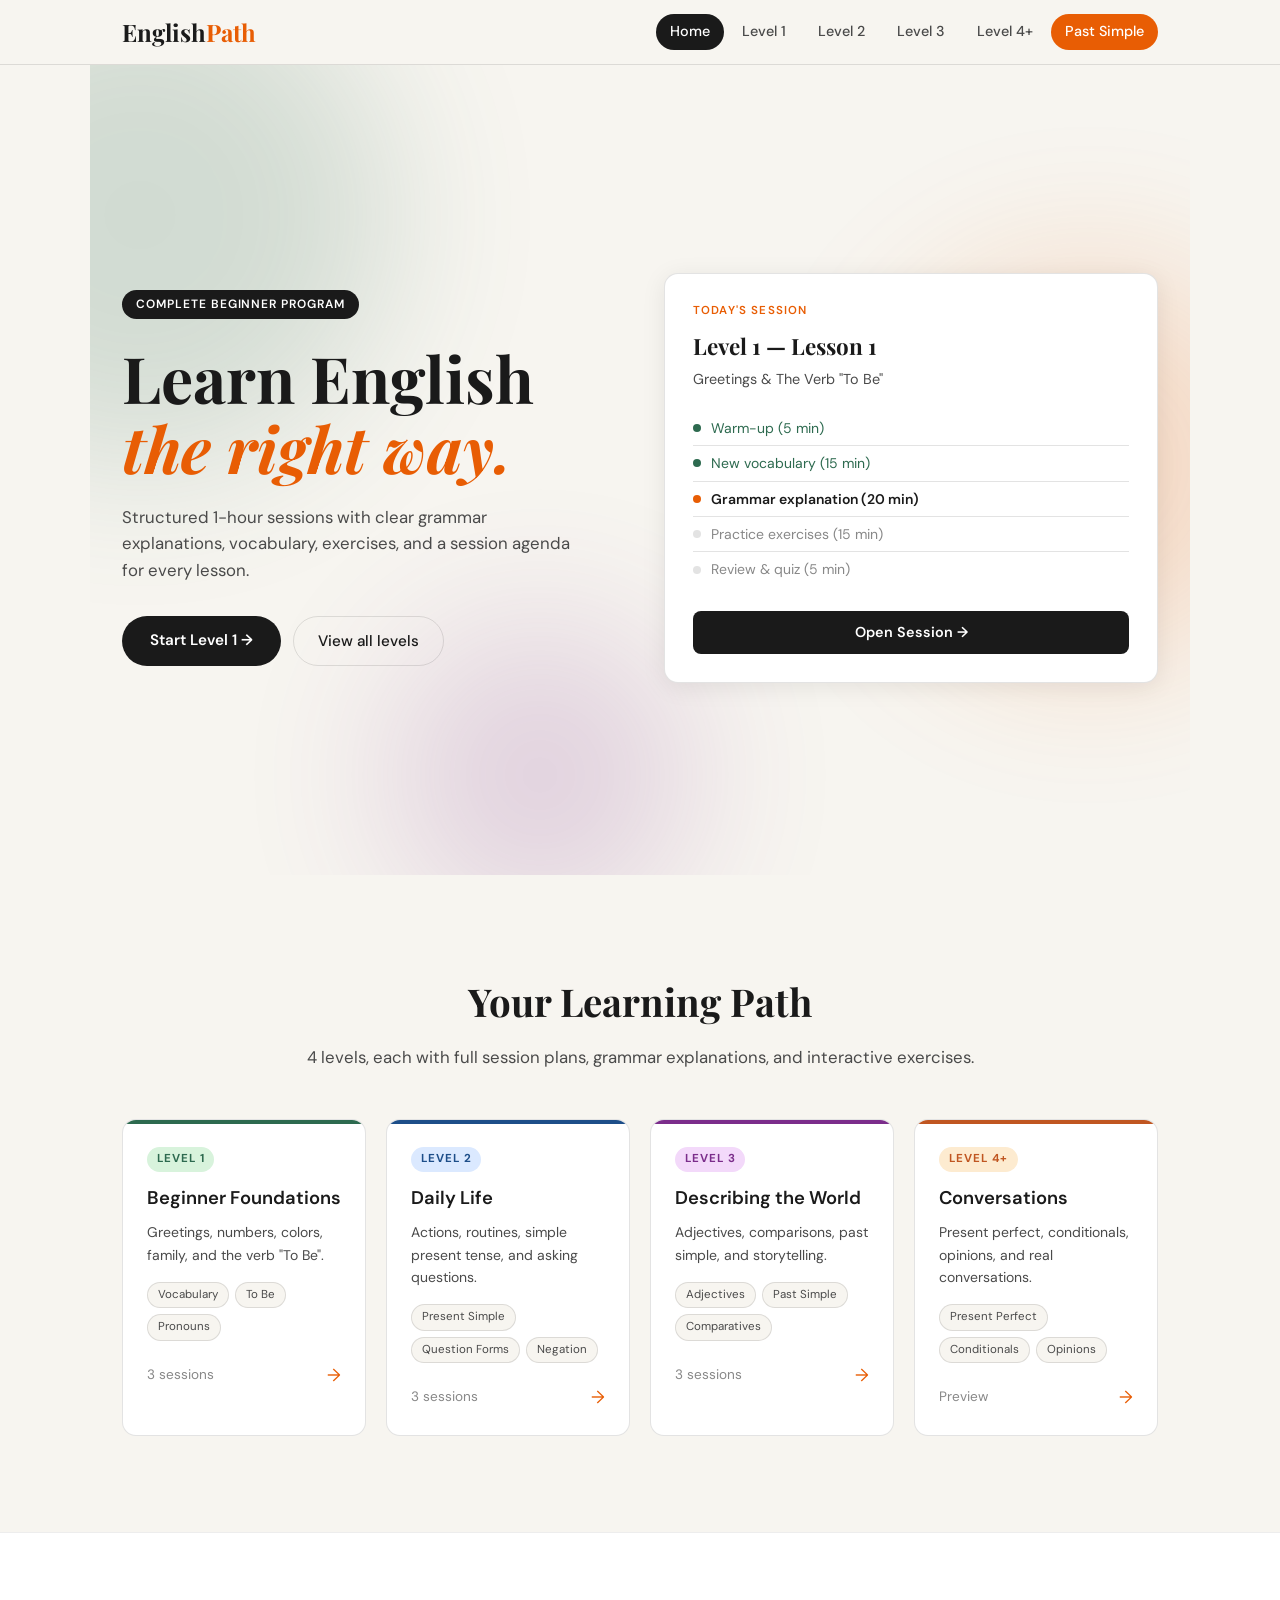
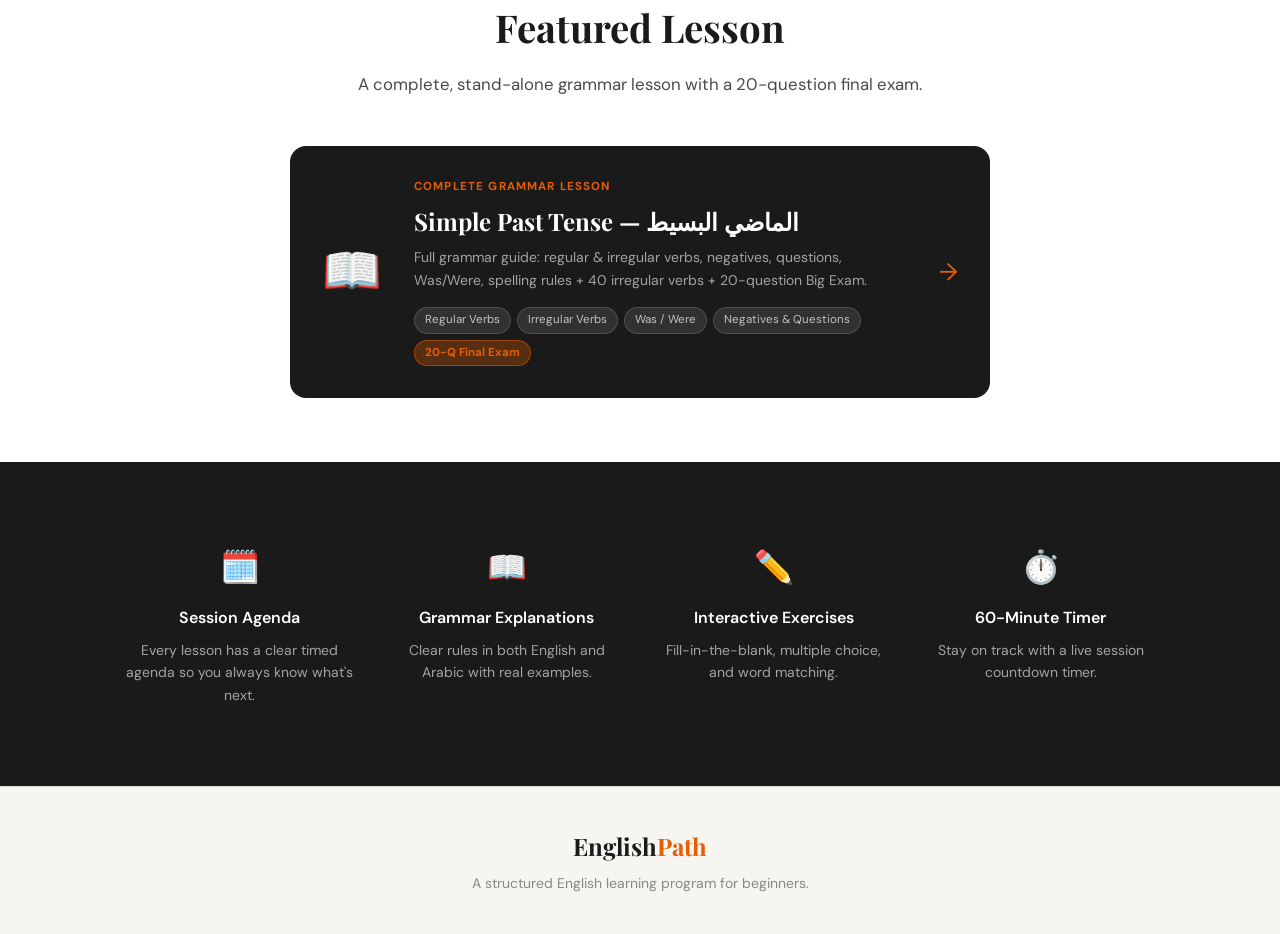
<file: index.html>
<!DOCTYPE html>
<html lang="en">
<head>
<meta charset="UTF-8"/>
<meta name="viewport" content="width=device-width,initial-scale=1.0"/>
<title>EnglishPath — Learn English Step by Step</title>
<link rel="preconnect" href="https://fonts.googleapis.com"/>
<link href="https://fonts.googleapis.com/css2?family=Playfair+Display:wght@400;700&family=DM+Sans:wght@300;400;500;600&family=DM+Mono:wght@400;500&display=swap" rel="stylesheet"/>
<link rel="stylesheet" href="css/main.css"/>
</head>
<body>

<nav class="navbar">
  <div class="nav-inner">
    <a href="index.html" class="logo">English<span>Path</span></a>
    <div class="nav-links">
      <a href="index.html" class="active">Home</a>
      <a href="lessons/level1.html">Level 1</a>
      <a href="lessons/level2.html">Level 2</a>
      <a href="lessons/level3.html">Level 3</a>
      <a href="lessons/level4.html">Level 4+</a>
      <a href="lessons/past-simple.html" style="background:#E85D04;color:#fff!important;">Past Simple</a>
    </div>
  </div>
</nav>

<header class="hero">
  <div class="hero-bg">
    <div class="blob b1"></div>
    <div class="blob b2"></div>
    <div class="blob b3"></div>
  </div>
  <div class="hero-content">
    <div class="hero-tag">Complete Beginner Program</div>
    <h1>Learn English<br/><em>the right way.</em></h1>
    <p class="hero-sub">Structured 1-hour sessions with clear grammar explanations, vocabulary, exercises, and a session agenda for every lesson.</p>
    <div class="hero-btns">
      <a href="lessons/level1.html" class="btn-primary">Start Level 1 →</a>
      <a href="#levels" class="btn-ghost">View all levels</a>
    </div>
  </div>
  <div class="hero-card">
    <div class="card-label">Today's Session</div>
    <div class="card-title">Level 1 — Lesson 1</div>
    <div class="card-sub">Greetings &amp; The Verb "To Be"</div>
    <div class="agenda-mini">
      <div class="ag-item done"><span class="ag-dot"></span>Warm-up (5 min)</div>
      <div class="ag-item done"><span class="ag-dot"></span>New vocabulary (15 min)</div>
      <div class="ag-item active"><span class="ag-dot"></span>Grammar explanation (20 min)</div>
      <div class="ag-item"><span class="ag-dot"></span>Practice exercises (15 min)</div>
      <div class="ag-item"><span class="ag-dot"></span>Review &amp; quiz (5 min)</div>
    </div>
    <a href="lessons/level1.html" class="card-btn">Open Session →</a>
  </div>
</header>

<section class="levels-section" id="levels">
  <div class="container">
    <div class="section-head">
      <h2>Your Learning Path</h2>
      <p>4 levels, each with full session plans, grammar explanations, and interactive exercises.</p>
    </div>
    <div class="levels-grid">

      <a href="lessons/level1.html" class="level-card lv1">
        <div class="lv-badge">Level 1</div>
        <h3>Beginner Foundations</h3>
        <p>Greetings, numbers, colors, family, and the verb "To Be".</p>
        <div class="lv-tags">
          <span>Vocabulary</span><span>To Be</span><span>Pronouns</span>
        </div>
        <div class="lv-meta">
          <span>3 sessions</span>
          <span class="lv-arrow">→</span>
        </div>
      </a>

      <a href="lessons/level2.html" class="level-card lv2">
        <div class="lv-badge">Level 2</div>
        <h3>Daily Life</h3>
        <p>Actions, routines, simple present tense, and asking questions.</p>
        <div class="lv-tags">
          <span>Present Simple</span><span>Question Forms</span><span>Negation</span>
        </div>
        <div class="lv-meta">
          <span>3 sessions</span>
          <span class="lv-arrow">→</span>
        </div>
      </a>

      <a href="lessons/level3.html" class="level-card lv3">
        <div class="lv-badge">Level 3</div>
        <h3>Describing the World</h3>
        <p>Adjectives, comparisons, past simple, and storytelling.</p>
        <div class="lv-tags">
          <span>Adjectives</span><span>Past Simple</span><span>Comparatives</span>
        </div>
        <div class="lv-meta">
          <span>3 sessions</span>
          <span class="lv-arrow">→</span>
        </div>
      </a>

      <a href="lessons/level4.html" class="level-card lv4">
        <div class="lv-badge">Level 4+</div>
        <h3>Conversations</h3>
        <p>Present perfect, conditionals, opinions, and real conversations.</p>
        <div class="lv-tags">
          <span>Present Perfect</span><span>Conditionals</span><span>Opinions</span>
        </div>
        <div class="lv-meta">
          <span>Preview</span>
          <span class="lv-arrow">→</span>
        </div>
      </a>

    </div>
  </div>
</section>

<section style="padding:4rem 0;background:#fff;border-top:1px solid rgba(26,26,26,0.08);">
  <div class="container">
    <div class="section-head">
      <h2>Featured Lesson</h2>
      <p>A complete, stand-alone grammar lesson with a 20-question final exam.</p>
    </div>
    <a href="lessons/past-simple.html" style="display:flex;align-items:center;gap:2rem;background:#1A1A1A;border-radius:16px;padding:2rem;text-decoration:none;color:#fff;max-width:700px;margin:0 auto;transition:transform 0.2s,box-shadow 0.2s;" onmouseover="this.style.transform='translateY(-4px)';this.style.boxShadow='0 12px 40px rgba(0,0,0,0.2)'" onmouseout="this.style.transform='';this.style.boxShadow=''">
      <div style="font-size:3rem;flex-shrink:0;">📖</div>
      <div>
        <div style="font-size:0.72rem;font-weight:700;text-transform:uppercase;letter-spacing:0.1em;color:#E85D04;margin-bottom:6px;">Complete Grammar Lesson</div>
        <div style="font-family:'Playfair Display',serif;font-size:1.5rem;font-weight:700;margin-bottom:6px;">Simple Past Tense — الماضي البسيط</div>
        <div style="font-size:0.875rem;color:rgba(255,255,255,0.6);margin-bottom:1rem;">Full grammar guide: regular &amp; irregular verbs, negatives, questions, Was/Were, spelling rules + 40 irregular verbs + 20-question Big Exam.</div>
        <div style="display:flex;flex-wrap:wrap;gap:6px;">
          <span style="background:rgba(255,255,255,0.1);border:1px solid rgba(255,255,255,0.15);border-radius:999px;padding:3px 10px;font-size:0.72rem;color:rgba(255,255,255,0.7);">Regular Verbs</span>
          <span style="background:rgba(255,255,255,0.1);border:1px solid rgba(255,255,255,0.15);border-radius:999px;padding:3px 10px;font-size:0.72rem;color:rgba(255,255,255,0.7);">Irregular Verbs</span>
          <span style="background:rgba(255,255,255,0.1);border:1px solid rgba(255,255,255,0.15);border-radius:999px;padding:3px 10px;font-size:0.72rem;color:rgba(255,255,255,0.7);">Was / Were</span>
          <span style="background:rgba(255,255,255,0.1);border:1px solid rgba(255,255,255,0.15);border-radius:999px;padding:3px 10px;font-size:0.72rem;color:rgba(255,255,255,0.7);">Negatives &amp; Questions</span>
          <span style="background:rgba(232,93,4,0.3);border:1px solid rgba(232,93,4,0.5);border-radius:999px;padding:3px 10px;font-size:0.72rem;color:#E85D04;font-weight:700;">20-Q Final Exam</span>
        </div>
      </div>
      <div style="font-size:1.5rem;flex-shrink:0;color:#E85D04;">→</div>
    </a>
  </div>
</section>

<section class="features-section">
  <div class="container">
    <div class="features-grid">
      <div class="feat">
        <div class="feat-icon">🗓️</div>
        <h4>Session Agenda</h4>
        <p>Every lesson has a clear timed agenda so you always know what's next.</p>
      </div>
      <div class="feat">
        <div class="feat-icon">📖</div>
        <h4>Grammar Explanations</h4>
        <p>Clear rules in both English and Arabic with real examples.</p>
      </div>
      <div class="feat">
        <div class="feat-icon">✏️</div>
        <h4>Interactive Exercises</h4>
        <p>Fill-in-the-blank, multiple choice, and word matching.</p>
      </div>
      <div class="feat">
        <div class="feat-icon">⏱️</div>
        <h4>60-Minute Timer</h4>
        <p>Stay on track with a live session countdown timer.</p>
      </div>
    </div>
  </div>
</section>

<footer class="footer">
  <div class="container">
    <div class="logo">English<span>Path</span></div>
    <p>A structured English learning program for beginners.</p>
  </div>
</footer>

</body>
</html>
</file>
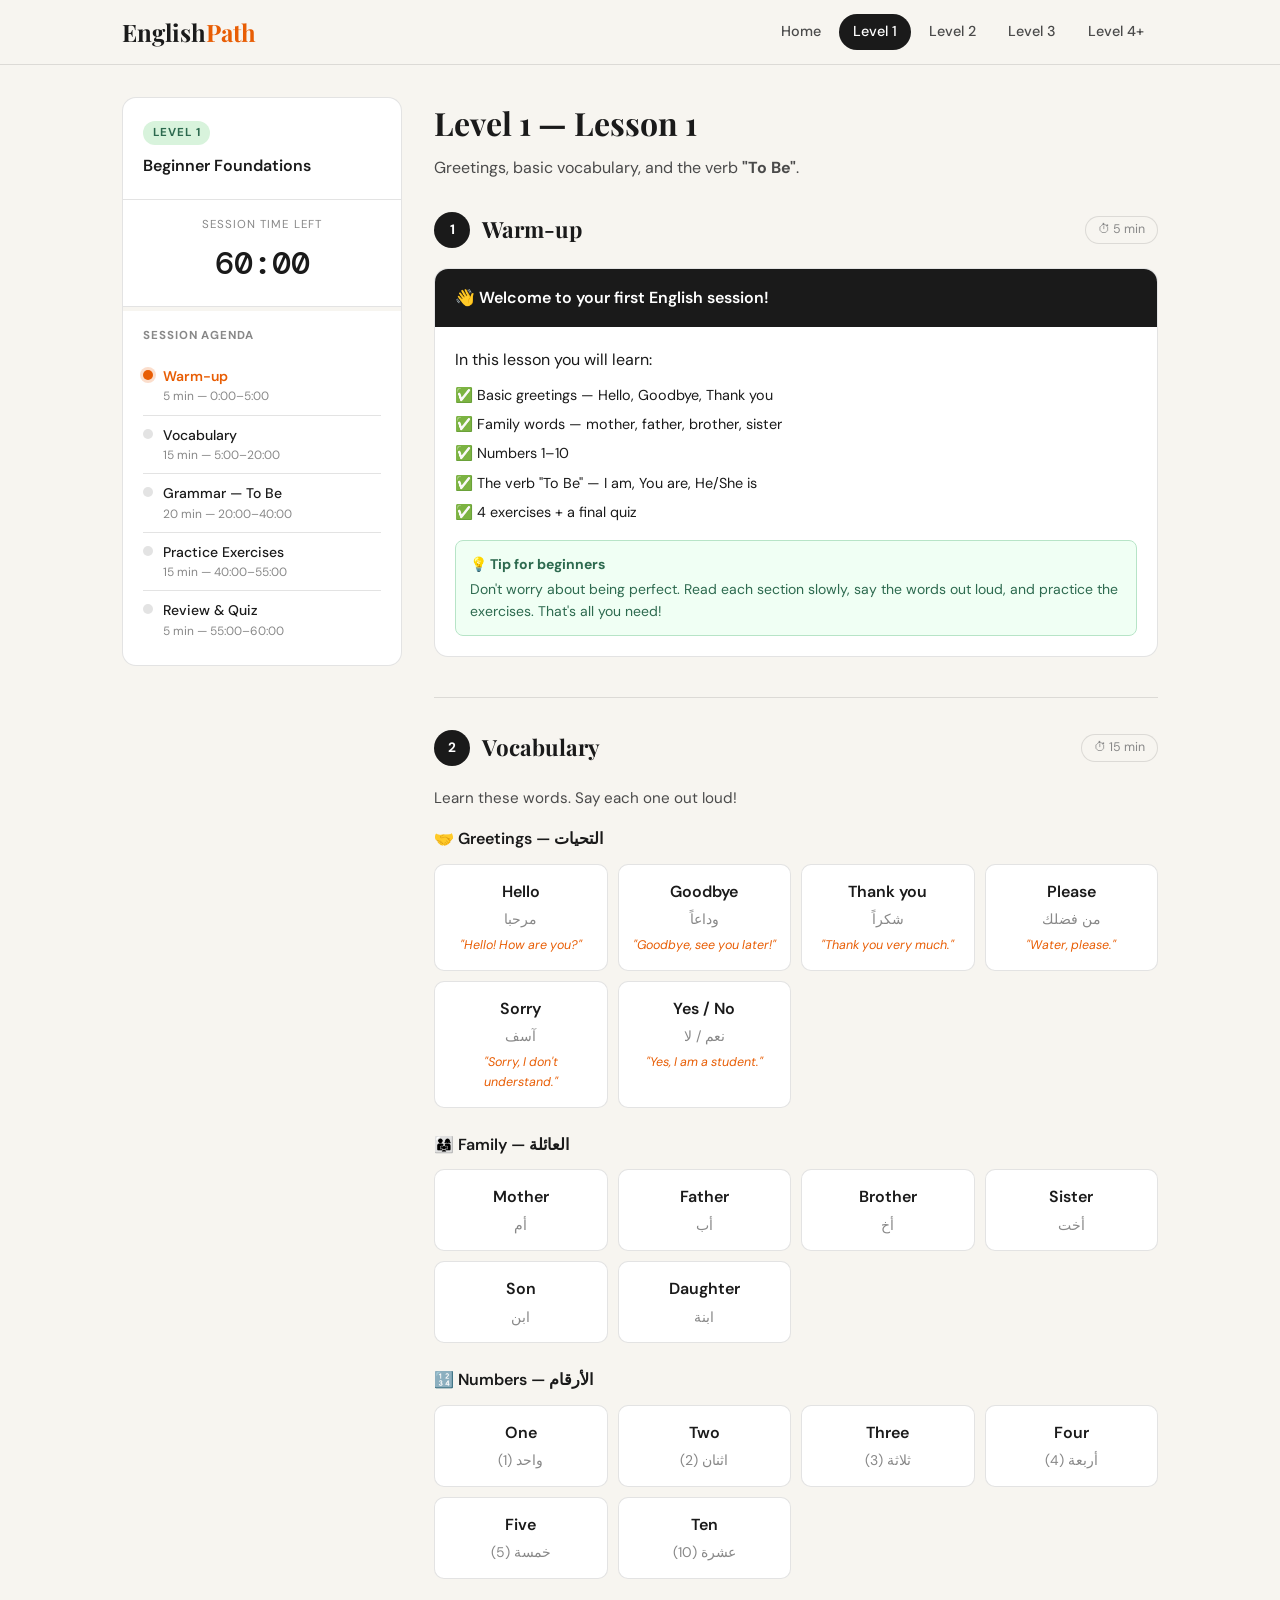
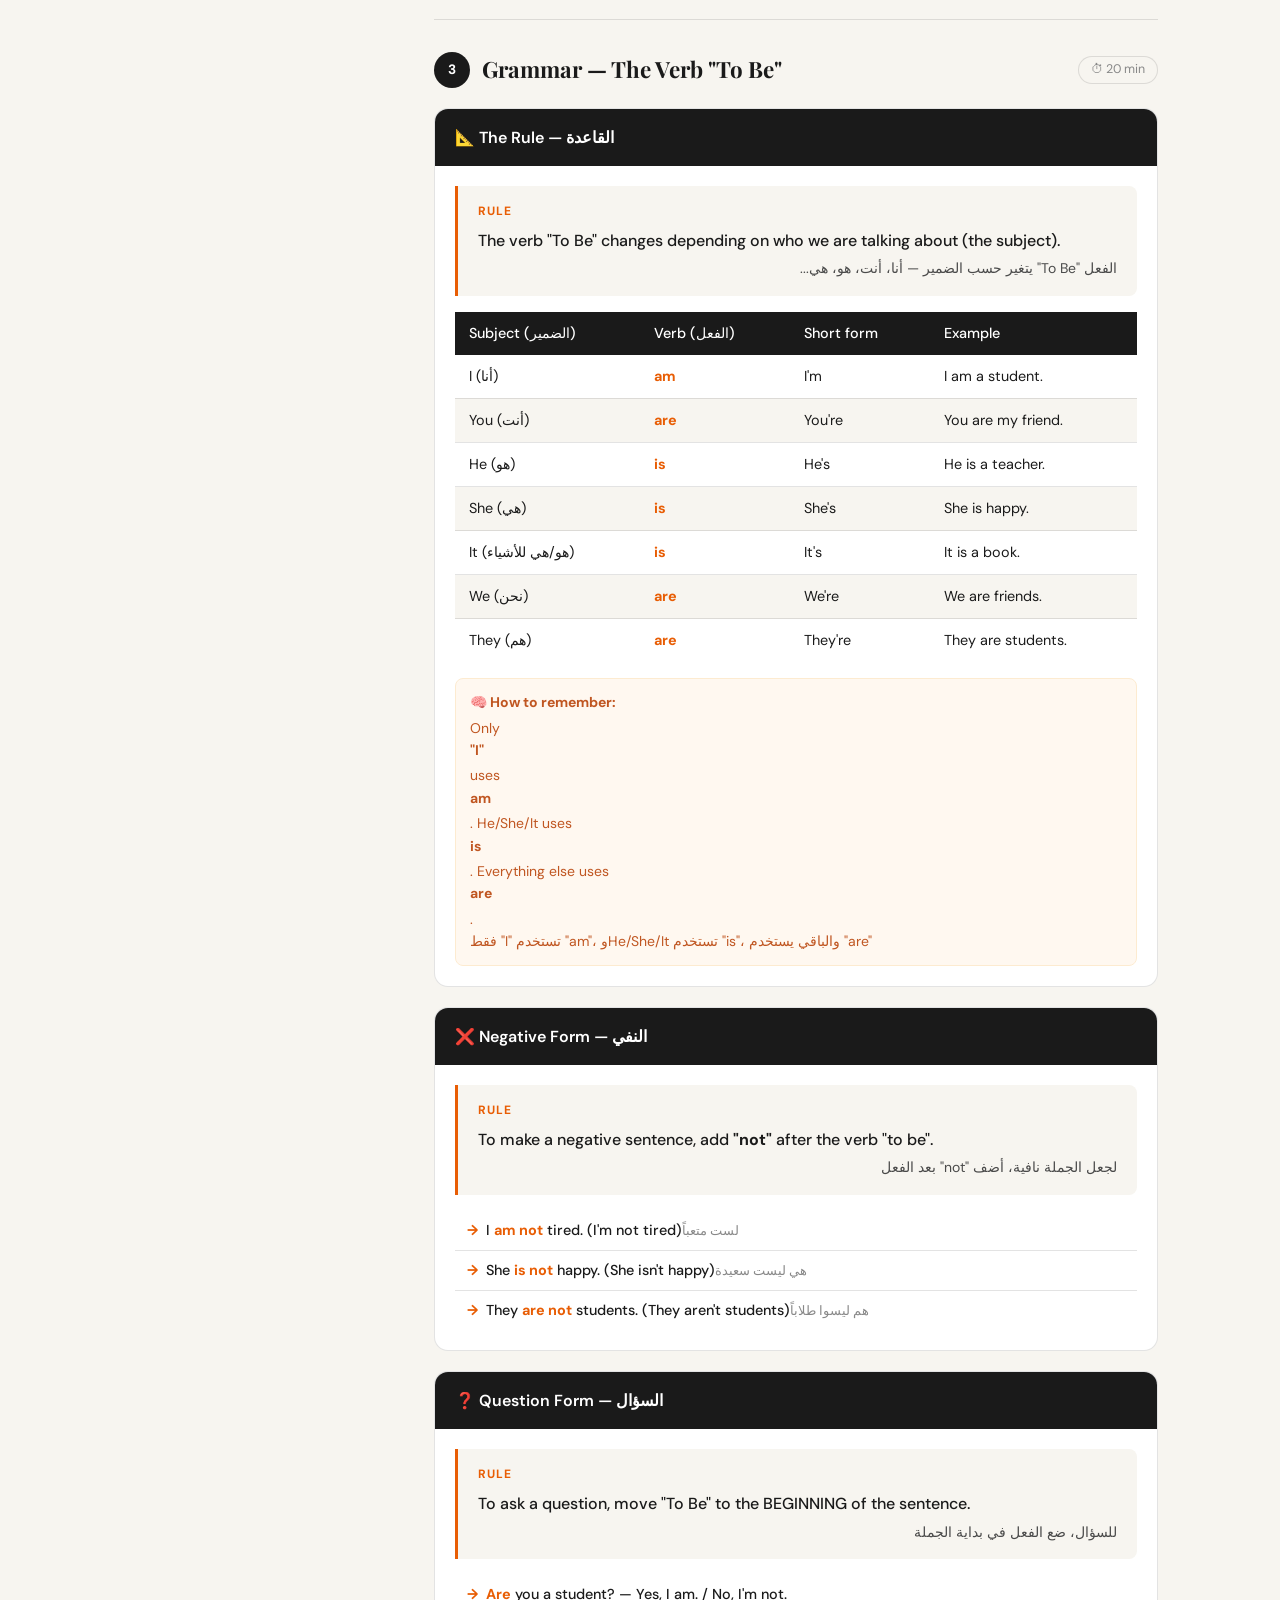
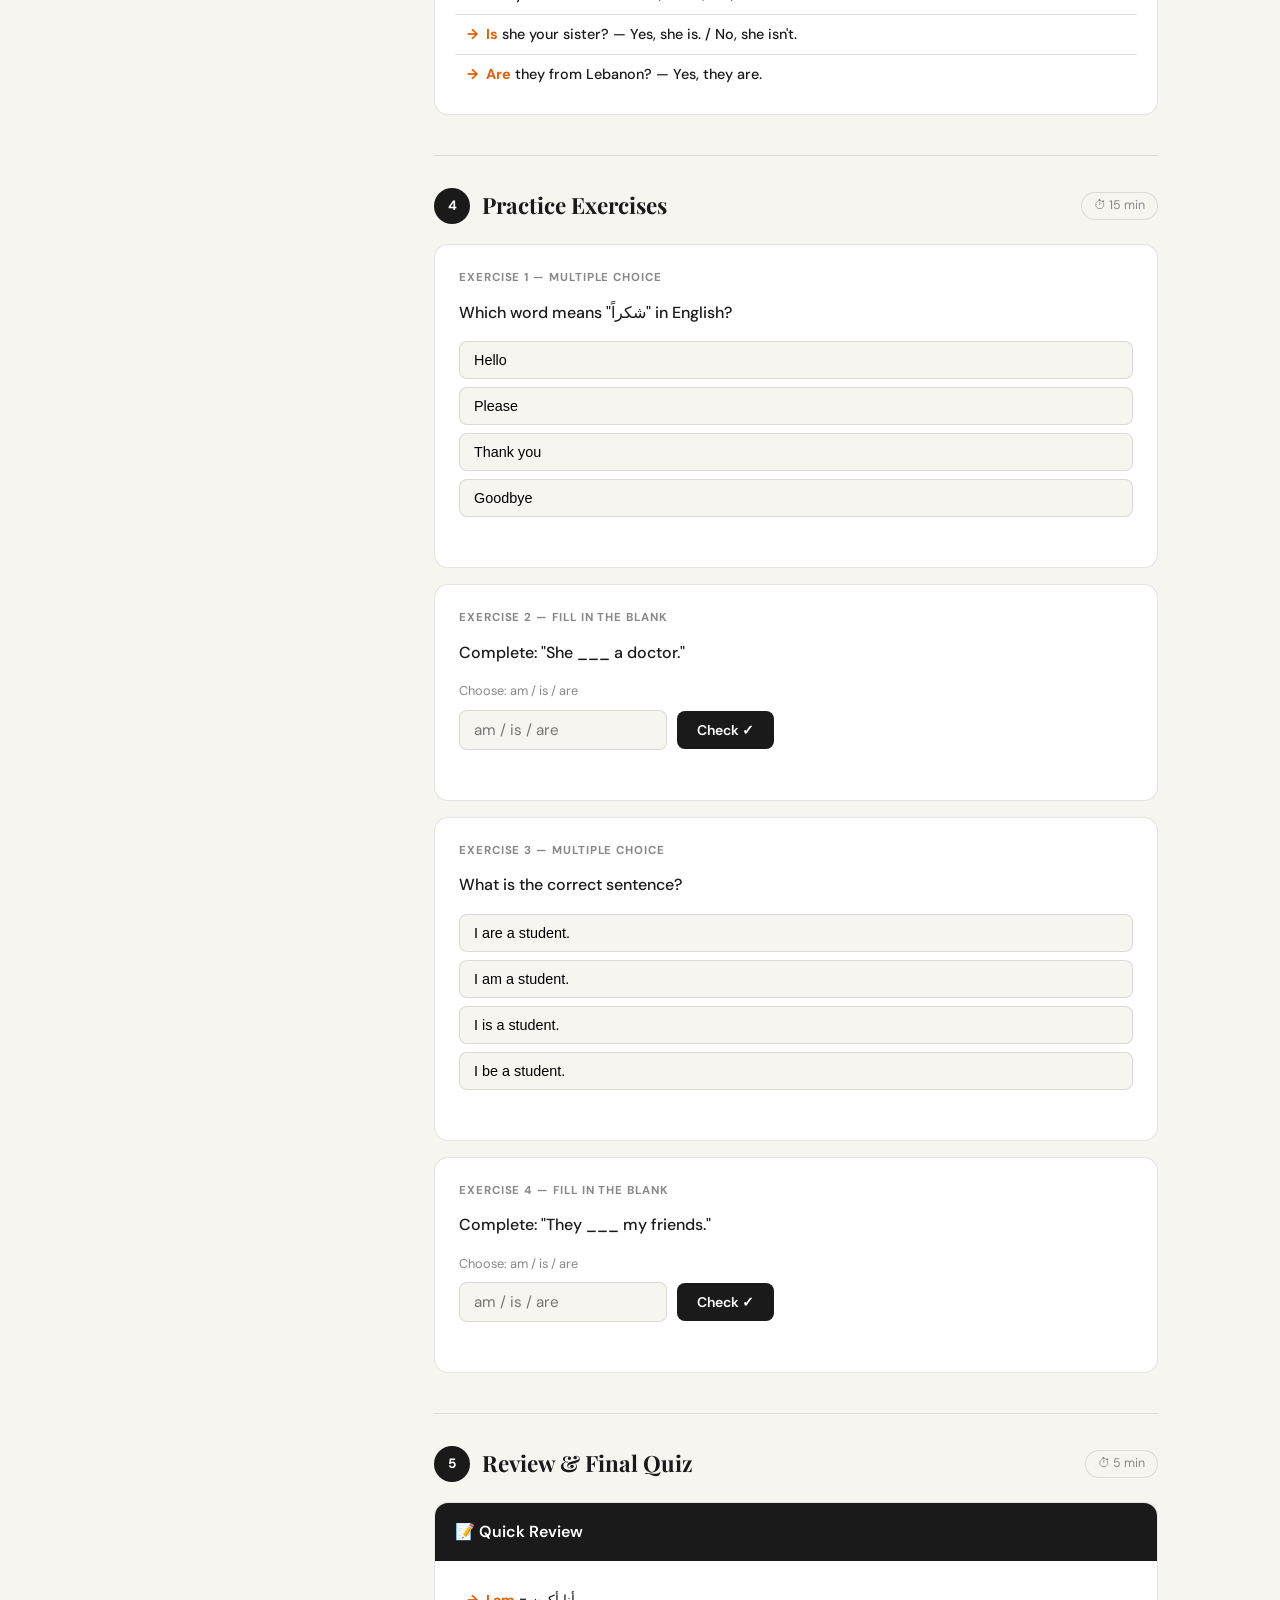
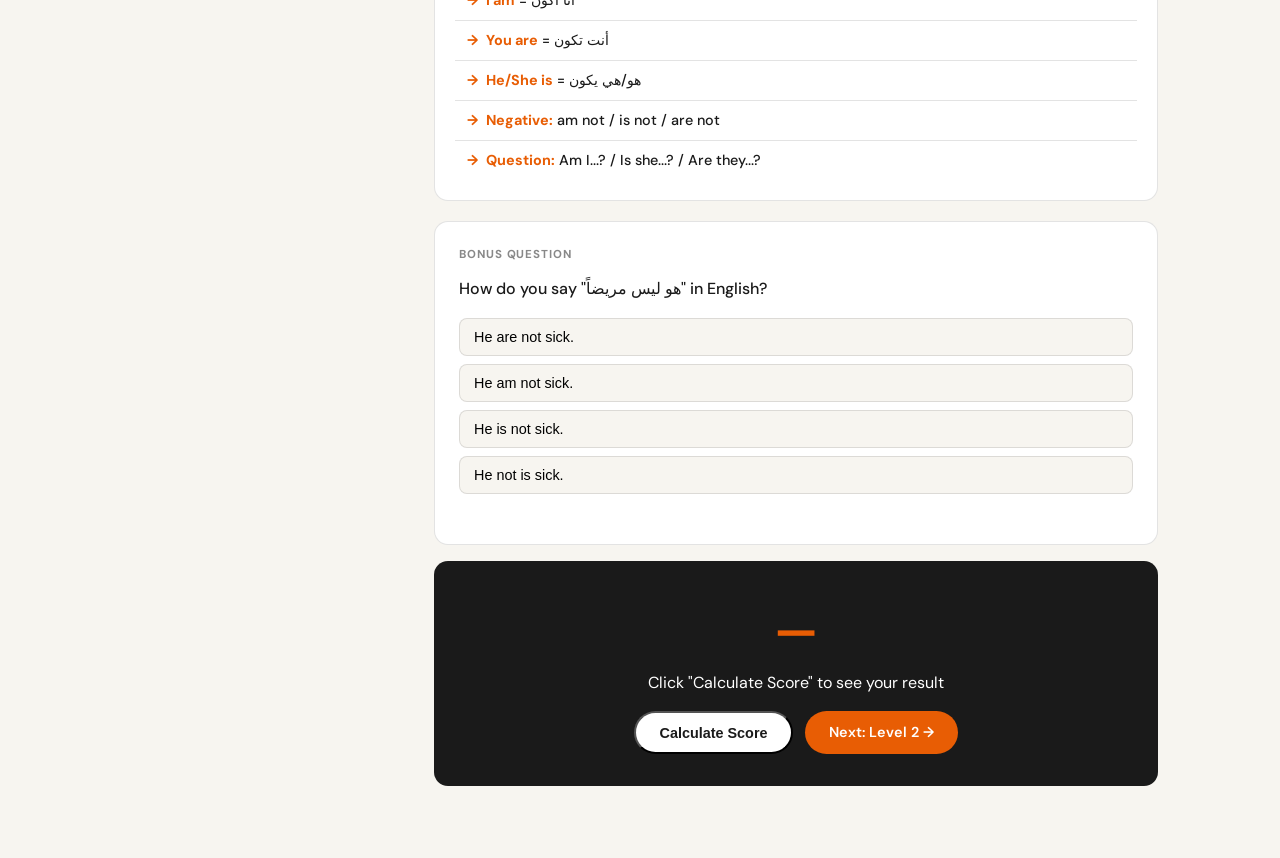
<file: lessons/level1.html>
<!DOCTYPE html>
<html lang="en">
<head>
<meta charset="UTF-8"/>
<meta name="viewport" content="width=device-width,initial-scale=1.0"/>
<title>Level 1 — EnglishPath</title>
<link rel="preconnect" href="https://fonts.googleapis.com"/>
<link href="https://fonts.googleapis.com/css2?family=Playfair+Display:wght@400;700&family=DM+Sans:wght@300;400;500;600&family=DM+Mono:wght@400;500&display=swap" rel="stylesheet"/>
<link rel="stylesheet" href="../css/main.css"/>
</head>
<body>

<nav class="navbar">
  <div class="nav-inner">
    <a href="../index.html" class="logo">English<span>Path</span></a>
    <div class="nav-links">
      <a href="../index.html">Home</a>
      <a href="level1.html" class="active">Level 1</a>
      <a href="level2.html">Level 2</a>
      <a href="level3.html">Level 3</a>
      <a href="level4.html">Level 4+</a>
    </div>
  </div>
</nav>

<div class="lesson-layout">

  <!-- SIDEBAR -->
  <aside class="sidebar">
    <div class="sidebar-card">
      <div class="sidebar-top">
        <div class="lv-badge" style="background:var(--l1-light);color:var(--l1);">Level 1</div>
        <div class="sidebar-title">Beginner Foundations</div>
      </div>
      <div class="timer-block">
        <div class="timer-label">Session Time Left</div>
        <div class="timer-display" id="timer">60:00</div>
      </div>
      <div class="progress-track">
        <div class="progress-fill" id="progress-fill" style="background:var(--l1);width:0%"></div>
      </div>
      <div class="agenda-list">
        <h4>Session Agenda</h4>
        <div class="agenda-item active" onclick="scrollToSection('warmup')">
          <div class="ai-dot"></div>
          <div class="ai-info">
            <div class="ai-title">Warm-up</div>
            <div class="ai-time">5 min — 0:00–5:00</div>
          </div>
        </div>
        <div class="agenda-item" onclick="scrollToSection('vocabulary')">
          <div class="ai-dot"></div>
          <div class="ai-info">
            <div class="ai-title">Vocabulary</div>
            <div class="ai-time">15 min — 5:00–20:00</div>
          </div>
        </div>
        <div class="agenda-item" onclick="scrollToSection('grammar')">
          <div class="ai-dot"></div>
          <div class="ai-info">
            <div class="ai-title">Grammar — To Be</div>
            <div class="ai-time">20 min — 20:00–40:00</div>
          </div>
        </div>
        <div class="agenda-item" onclick="scrollToSection('exercises')">
          <div class="ai-dot"></div>
          <div class="ai-info">
            <div class="ai-title">Practice Exercises</div>
            <div class="ai-time">15 min — 40:00–55:00</div>
          </div>
        </div>
        <div class="agenda-item" onclick="scrollToSection('quiz')">
          <div class="ai-dot"></div>
          <div class="ai-info">
            <div class="ai-title">Review &amp; Quiz</div>
            <div class="ai-time">5 min — 55:00–60:00</div>
          </div>
        </div>
      </div>
    </div>
  </aside>

  <!-- MAIN -->
  <main class="lesson-main">
    <div class="lesson-header">
      <h1>Level 1 — Lesson 1</h1>
      <p>Greetings, basic vocabulary, and the verb <strong>"To Be"</strong>.</p>
    </div>

    <!-- 1. WARM-UP -->
    <section class="lesson-block" id="warmup">
      <div class="block-header">
        <div class="block-num">1</div>
        <h2>Warm-up</h2>
        <span class="block-time">⏱ 5 min</span>
      </div>
      <div class="grammar-box">
        <div class="grammar-box-head">
          <h3>👋 Welcome to your first English session!</h3>
        </div>
        <div class="grammar-box-body">
          <p style="margin-bottom:0.75rem;">In this lesson you will learn:</p>
          <ul style="list-style:none;display:flex;flex-direction:column;gap:6px;">
            <li style="font-size:0.9rem;">✅ Basic greetings — Hello, Goodbye, Thank you</li>
            <li style="font-size:0.9rem;">✅ Family words — mother, father, brother, sister</li>
            <li style="font-size:0.9rem;">✅ Numbers 1–10</li>
            <li style="font-size:0.9rem;">✅ The verb "To Be" — I am, You are, He/She is</li>
            <li style="font-size:0.9rem;">✅ 4 exercises + a final quiz</li>
          </ul>
          <div class="note-box" style="margin-top:1rem;background:#F0FFF4;border-color:#B7E4C7;color:var(--l1);">
            <strong>💡 Tip for beginners</strong>
            Don't worry about being perfect. Read each section slowly, say the words out loud, and practice the exercises. That's all you need!
          </div>
        </div>
      </div>
    </section>

    <div class="lesson-divider"></div>

    <!-- 2. VOCABULARY -->
    <section class="lesson-block" id="vocabulary">
      <div class="block-header">
        <div class="block-num">2</div>
        <h2>Vocabulary</h2>
        <span class="block-time">⏱ 15 min</span>
      </div>

      <p style="margin-bottom:1rem;color:var(--ink-light);font-size:0.95rem;">Learn these words. Say each one out loud!</p>

      <h3 style="font-size:1rem;font-weight:600;margin-bottom:0.75rem;">🤝 Greetings — التحيات</h3>
      <div class="vocab-grid" style="margin-bottom:1.5rem;">
        <div class="vocab-card"><div class="vocab-en">Hello</div><div class="vocab-ar">مرحبا</div><div class="vocab-example">"Hello! How are you?"</div></div>
        <div class="vocab-card"><div class="vocab-en">Goodbye</div><div class="vocab-ar">وداعاً</div><div class="vocab-example">"Goodbye, see you later!"</div></div>
        <div class="vocab-card"><div class="vocab-en">Thank you</div><div class="vocab-ar">شكراً</div><div class="vocab-example">"Thank you very much."</div></div>
        <div class="vocab-card"><div class="vocab-en">Please</div><div class="vocab-ar">من فضلك</div><div class="vocab-example">"Water, please."</div></div>
        <div class="vocab-card"><div class="vocab-en">Sorry</div><div class="vocab-ar">آسف</div><div class="vocab-example">"Sorry, I don't understand."</div></div>
        <div class="vocab-card"><div class="vocab-en">Yes / No</div><div class="vocab-ar">نعم / لا</div><div class="vocab-example">"Yes, I am a student."</div></div>
      </div>

      <h3 style="font-size:1rem;font-weight:600;margin-bottom:0.75rem;">👨‍👩‍👧 Family — العائلة</h3>
      <div class="vocab-grid" style="margin-bottom:1.5rem;">
        <div class="vocab-card"><div class="vocab-en">Mother</div><div class="vocab-ar">أم</div></div>
        <div class="vocab-card"><div class="vocab-en">Father</div><div class="vocab-ar">أب</div></div>
        <div class="vocab-card"><div class="vocab-en">Brother</div><div class="vocab-ar">أخ</div></div>
        <div class="vocab-card"><div class="vocab-en">Sister</div><div class="vocab-ar">أخت</div></div>
        <div class="vocab-card"><div class="vocab-en">Son</div><div class="vocab-ar">ابن</div></div>
        <div class="vocab-card"><div class="vocab-en">Daughter</div><div class="vocab-ar">ابنة</div></div>
      </div>

      <h3 style="font-size:1rem;font-weight:600;margin-bottom:0.75rem;">🔢 Numbers — الأرقام</h3>
      <div class="vocab-grid">
        <div class="vocab-card"><div class="vocab-en">One</div><div class="vocab-ar">واحد (1)</div></div>
        <div class="vocab-card"><div class="vocab-en">Two</div><div class="vocab-ar">اثنان (2)</div></div>
        <div class="vocab-card"><div class="vocab-en">Three</div><div class="vocab-ar">ثلاثة (3)</div></div>
        <div class="vocab-card"><div class="vocab-en">Four</div><div class="vocab-ar">أربعة (4)</div></div>
        <div class="vocab-card"><div class="vocab-en">Five</div><div class="vocab-ar">خمسة (5)</div></div>
        <div class="vocab-card"><div class="vocab-en">Ten</div><div class="vocab-ar">عشرة (10)</div></div>
      </div>
    </section>

    <div class="lesson-divider"></div>

    <!-- 3. GRAMMAR -->
    <section class="lesson-block" id="grammar">
      <div class="block-header">
        <div class="block-num">3</div>
        <h2>Grammar — The Verb "To Be"</h2>
        <span class="block-time">⏱ 20 min</span>
      </div>

      <div class="grammar-box" style="margin-bottom:1.25rem;">
        <div class="grammar-box-head">
          <h3>📐 The Rule — القاعدة</h3>
        </div>
        <div class="grammar-box-body">
          <div class="rule-block">
            <div class="rule-label">Rule</div>
            <div class="rule-text">The verb "To Be" changes depending on who we are talking about (the subject).</div>
            <div class="rule-ar">الفعل "To Be" يتغير حسب الضمير — أنا، أنت، هو، هي...</div>
          </div>

          <table class="formula-table" style="margin-bottom:1rem;">
            <thead>
              <tr>
                <th>Subject (الضمير)</th>
                <th>Verb (الفعل)</th>
                <th>Short form</th>
                <th>Example</th>
              </tr>
            </thead>
            <tbody>
              <tr><td>I (أنا)</td><td><span class="hl">am</span></td><td>I'm</td><td>I am a student.</td></tr>
              <tr><td>You (أنت)</td><td><span class="hl">are</span></td><td>You're</td><td>You are my friend.</td></tr>
              <tr><td>He (هو)</td><td><span class="hl">is</span></td><td>He's</td><td>He is a teacher.</td></tr>
              <tr><td>She (هي)</td><td><span class="hl">is</span></td><td>She's</td><td>She is happy.</td></tr>
              <tr><td>It (هو/هي للأشياء)</td><td><span class="hl">is</span></td><td>It's</td><td>It is a book.</td></tr>
              <tr><td>We (نحن)</td><td><span class="hl">are</span></td><td>We're</td><td>We are friends.</td></tr>
              <tr><td>They (هم)</td><td><span class="hl">are</span></td><td>They're</td><td>They are students.</td></tr>
            </tbody>
          </table>

          <div class="note-box">
            <strong>🧠 How to remember:</strong>
            Only <strong>"I"</strong> uses <strong>am</strong>. He/She/It uses <strong>is</strong>. Everything else uses <strong>are</strong>.
            <br/>فقط "I" تستخدم "am"، وHe/She/It تستخدم "is"، والباقي يستخدم "are"
          </div>
        </div>
      </div>

      <div class="grammar-box" style="margin-bottom:1.25rem;">
        <div class="grammar-box-head">
          <h3>❌ Negative Form — النفي</h3>
        </div>
        <div class="grammar-box-body">
          <div class="rule-block">
            <div class="rule-label">Rule</div>
            <div class="rule-text">To make a negative sentence, add <strong>"not"</strong> after the verb "to be".</div>
            <div class="rule-ar">لجعل الجملة نافية، أضف "not" بعد الفعل</div>
          </div>
          <ul class="examples-list">
            <li><div><span class="example-en">I <span class="hl">am not</span> tired. (I'm not tired)</span><span class="example-ar">لست متعباً</span></div></li>
            <li><div><span class="example-en">She <span class="hl">is not</span> happy. (She isn't happy)</span><span class="example-ar">هي ليست سعيدة</span></div></li>
            <li><div><span class="example-en">They <span class="hl">are not</span> students. (They aren't students)</span><span class="example-ar">هم ليسوا طلاباً</span></div></li>
          </ul>
        </div>
      </div>

      <div class="grammar-box">
        <div class="grammar-box-head">
          <h3>❓ Question Form — السؤال</h3>
        </div>
        <div class="grammar-box-body">
          <div class="rule-block">
            <div class="rule-label">Rule</div>
            <div class="rule-text">To ask a question, move "To Be" to the BEGINNING of the sentence.</div>
            <div class="rule-ar">للسؤال، ضع الفعل في بداية الجملة</div>
          </div>
          <ul class="examples-list">
            <li><div><span class="example-en"><span class="hl">Are</span> you a student? — Yes, I am. / No, I'm not.</span></div></li>
            <li><div><span class="example-en"><span class="hl">Is</span> she your sister? — Yes, she is. / No, she isn't.</span></div></li>
            <li><div><span class="example-en"><span class="hl">Are</span> they from Lebanon? — Yes, they are.</span></div></li>
          </ul>
        </div>
      </div>
    </section>

    <div class="lesson-divider"></div>

    <!-- 4. EXERCISES -->
    <section class="lesson-block" id="exercises">
      <div class="block-header">
        <div class="block-num">4</div>
        <h2>Practice Exercises</h2>
        <span class="block-time">⏱ 15 min</span>
      </div>

      <!-- Exercise 1 -->
      <div class="exercise-block">
        <div class="ex-label">Exercise 1 — Multiple Choice</div>
        <div class="ex-question">Which word means "شكراً" in English?</div>
        <div class="ex-options">
          <button class="ex-opt" onclick="answerMC(this,false,'fb1','l1_q1')">Hello</button>
          <button class="ex-opt" onclick="answerMC(this,false,'fb1','l1_q1')">Please</button>
          <button class="ex-opt" data-correct="true" onclick="answerMC(this,true,'fb1','l1_q1')">Thank you</button>
          <button class="ex-opt" onclick="answerMC(this,false,'fb1','l1_q1')">Goodbye</button>
        </div>
        <div class="ex-feedback" id="fb1"></div>
      </div>

      <!-- Exercise 2 -->
      <div class="exercise-block">
        <div class="ex-label">Exercise 2 — Fill in the blank</div>
        <div class="ex-question">Complete: "She ___ a doctor."</div>
        <div class="fill-hint">Choose: am / is / are</div>
        <div class="fill-wrap">
          <input class="fill-in" id="f2" type="text" placeholder="am / is / are"/>
          <button class="check-btn" onclick="checkFill('f2','is','fb2','l1_q2')">Check ✓</button>
        </div>
        <div class="ex-feedback" id="fb2"></div>
      </div>

      <!-- Exercise 3 -->
      <div class="exercise-block">
        <div class="ex-label">Exercise 3 — Multiple Choice</div>
        <div class="ex-question">What is the correct sentence?</div>
        <div class="ex-options">
          <button class="ex-opt" onclick="answerMC(this,false,'fb3','l1_q3')">I are a student.</button>
          <button class="ex-opt" data-correct="true" onclick="answerMC(this,true,'fb3','l1_q3')">I am a student.</button>
          <button class="ex-opt" onclick="answerMC(this,false,'fb3','l1_q3')">I is a student.</button>
          <button class="ex-opt" onclick="answerMC(this,false,'fb3','l1_q3')">I be a student.</button>
        </div>
        <div class="ex-feedback" id="fb3"></div>
      </div>

      <!-- Exercise 4 -->
      <div class="exercise-block">
        <div class="ex-label">Exercise 4 — Fill in the blank</div>
        <div class="ex-question">Complete: "They ___ my friends."</div>
        <div class="fill-hint">Choose: am / is / are</div>
        <div class="fill-wrap">
          <input class="fill-in" id="f4" type="text" placeholder="am / is / are"/>
          <button class="check-btn" onclick="checkFill('f4','are','fb4','l1_q4')">Check ✓</button>
        </div>
        <div class="ex-feedback" id="fb4"></div>
      </div>
    </section>

    <div class="lesson-divider"></div>

    <!-- 5. QUIZ -->
    <section class="lesson-block" id="quiz">
      <div class="block-header">
        <div class="block-num">5</div>
        <h2>Review &amp; Final Quiz</h2>
        <span class="block-time">⏱ 5 min</span>
      </div>

      <div class="grammar-box" style="margin-bottom:1.25rem;">
        <div class="grammar-box-head"><h3>📝 Quick Review</h3></div>
        <div class="grammar-box-body">
          <ul class="examples-list">
            <li><div><span class="example-en"><span class="hl">I am</span> = أنا أكون</span></div></li>
            <li><div><span class="example-en"><span class="hl">You are</span> = أنت تكون</span></div></li>
            <li><div><span class="example-en"><span class="hl">He/She is</span> = هو/هي يكون</span></div></li>
            <li><div><span class="example-en"><span class="hl">Negative:</span> am not / is not / are not</span></div></li>
            <li><div><span class="example-en"><span class="hl">Question:</span> Am I...? / Is she...? / Are they...?</span></div></li>
          </ul>
        </div>
      </div>

      <!-- Bonus quiz -->
      <div class="exercise-block">
        <div class="ex-label">Bonus Question</div>
        <div class="ex-question">How do you say "هو ليس مريضاً" in English?</div>
        <div class="ex-options">
          <button class="ex-opt" onclick="answerMC(this,false,'fb5','l1_q5')">He are not sick.</button>
          <button class="ex-opt" onclick="answerMC(this,false,'fb5','l1_q5')">He am not sick.</button>
          <button class="ex-opt" data-correct="true" onclick="answerMC(this,true,'fb5','l1_q5')">He is not sick.</button>
          <button class="ex-opt" onclick="answerMC(this,false,'fb5','l1_q5')">He not is sick.</button>
        </div>
        <div class="ex-feedback" id="fb5"></div>
      </div>

      <div class="score-box" id="score-box">
        <div class="score-num" id="final-score">—</div>
        <div class="score-label">Click "Calculate Score" to see your result</div>
        <div class="nav-btns">
          <button class="nav-btn nav-btn-light" onclick="showScore()">Calculate Score</button>
          <a href="level2.html" class="nav-btn nav-btn-accent">Next: Level 2 →</a>
        </div>
      </div>
    </section>

  </main>
</div>

<script src="../js/lesson.js"></script>
<script>
function showScore() {
  const keys = ['l1_q1','l1_q2','l1_q3','l1_q4','l1_q5'];
  const s = calcScore(keys);
  document.getElementById('final-score').textContent = s + '/5';
  const label = s >= 4 ? 'Excellent! You are ready for Level 2! 🎉' : s >= 3 ? 'Good job! Review the grammar and try Level 2.' : 'Keep practicing Level 1 before moving on.';
  document.querySelector('.score-label').textContent = label;
}
</script>
</body>
</html>
</file>
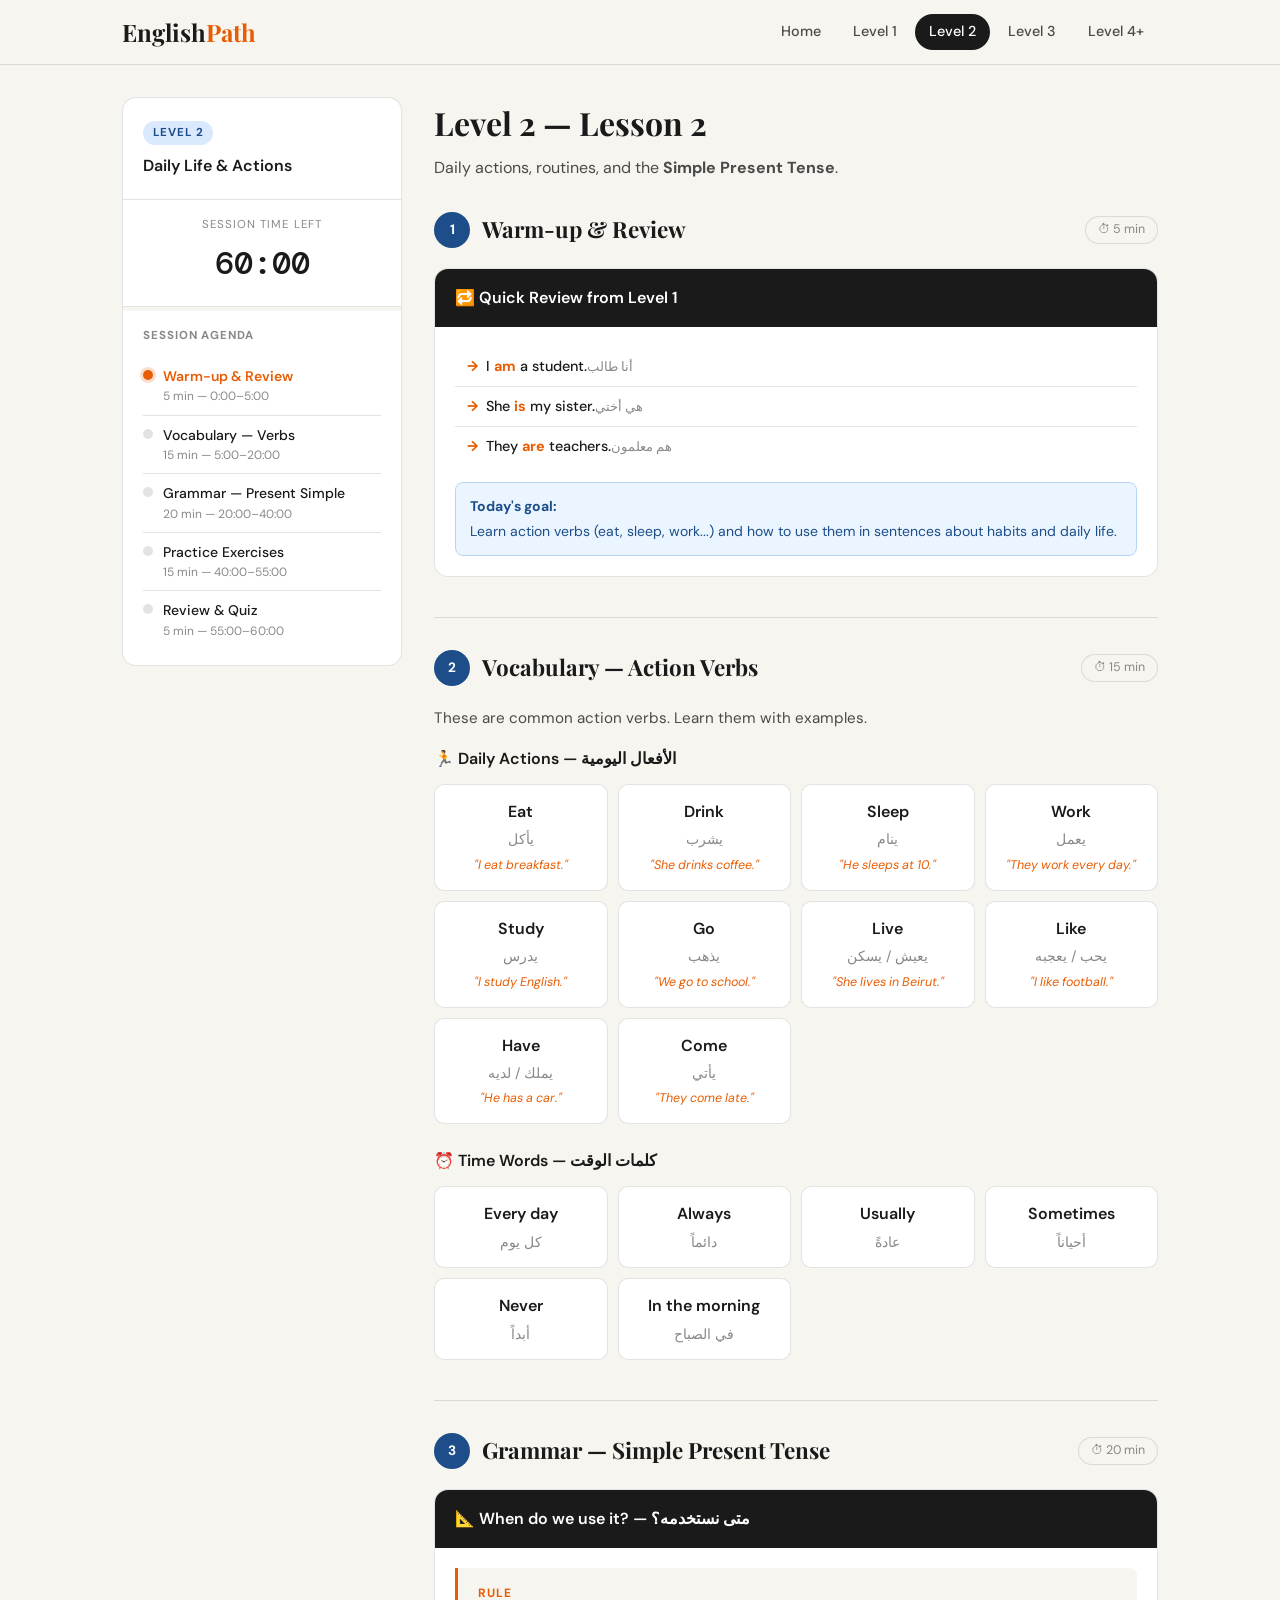
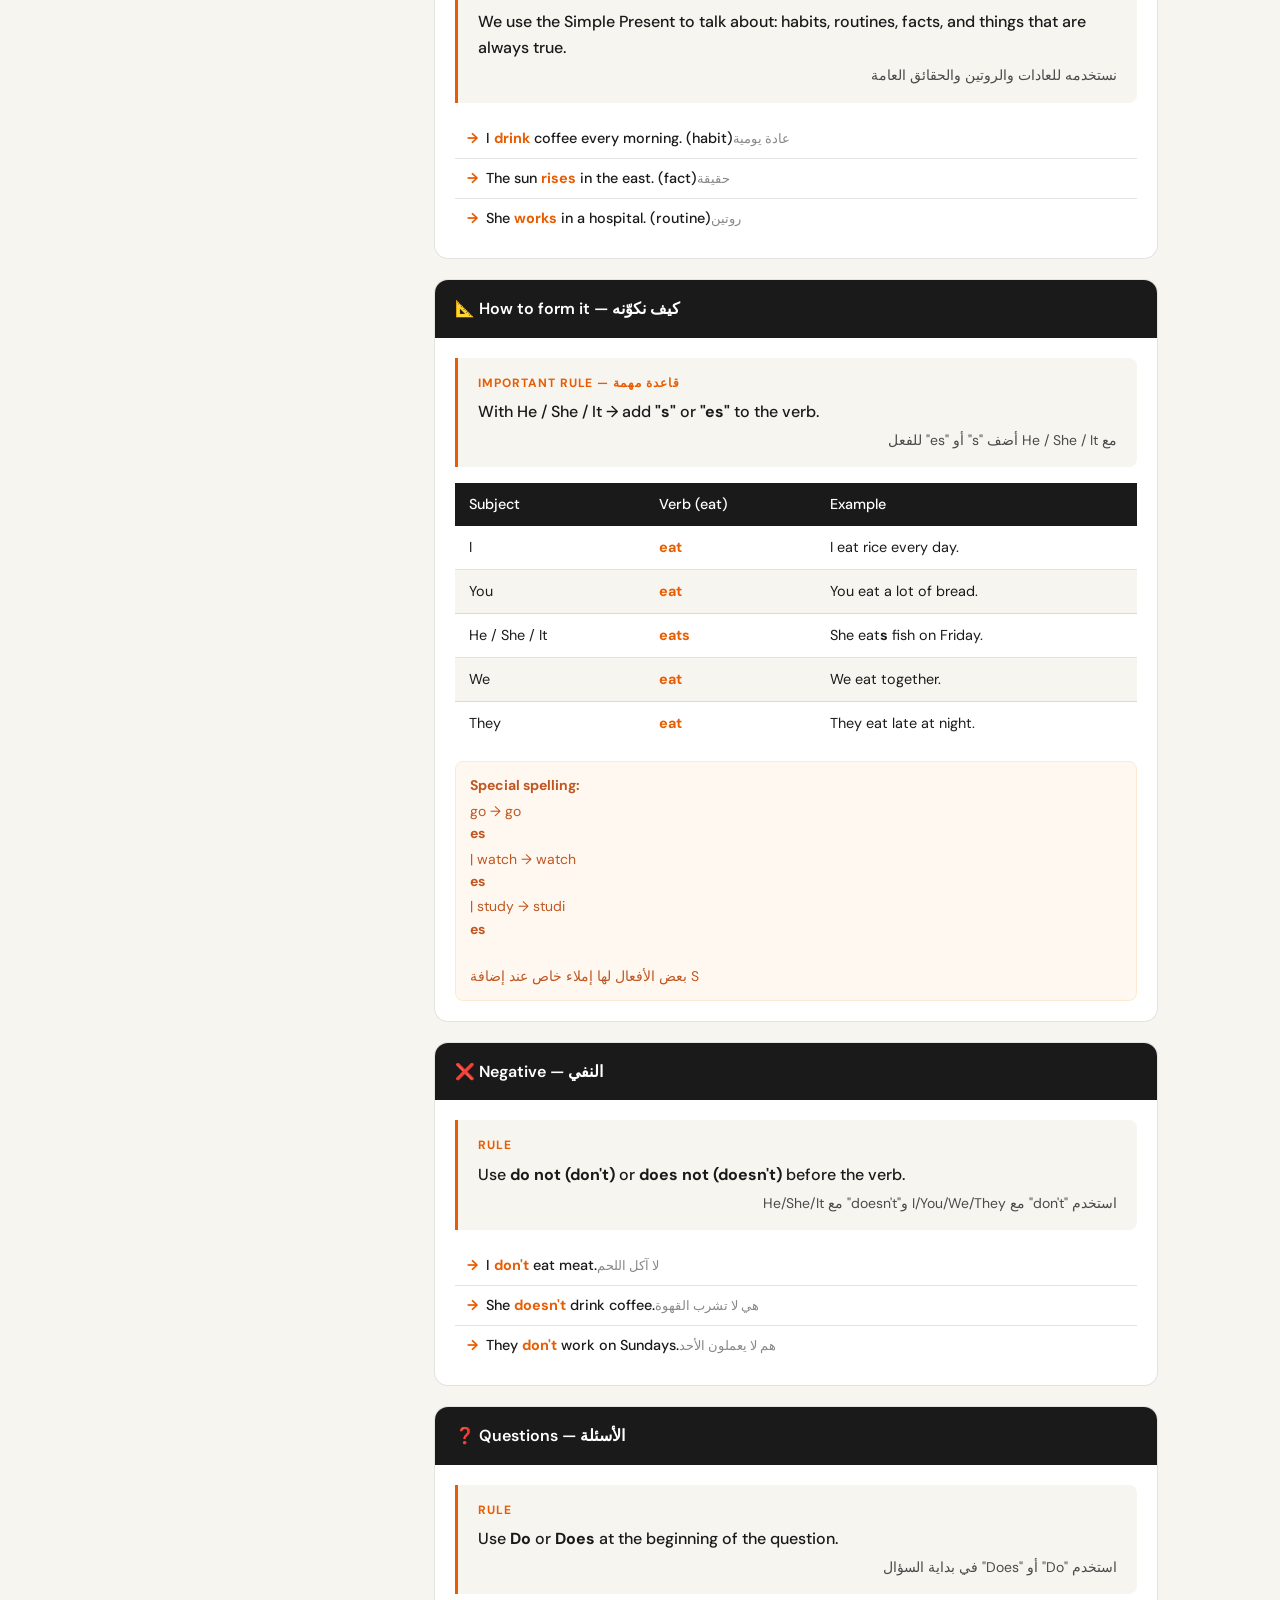
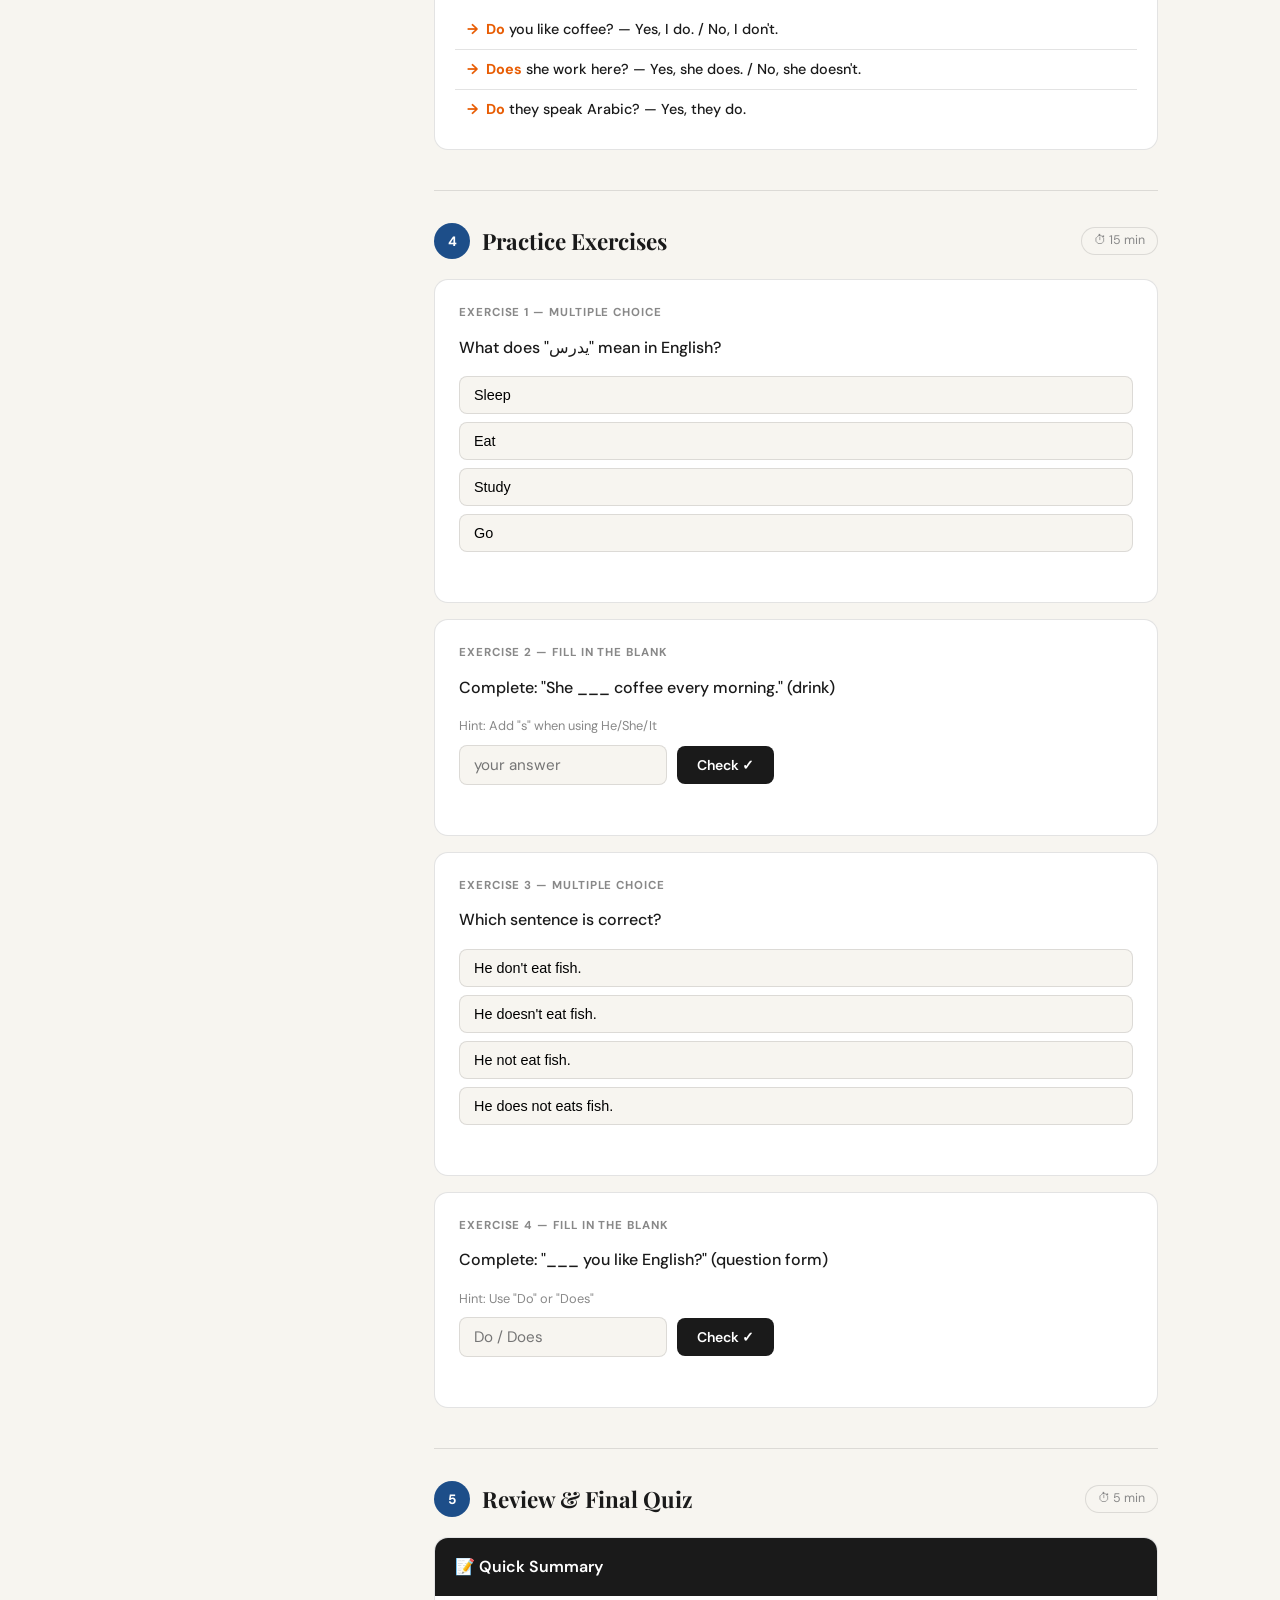
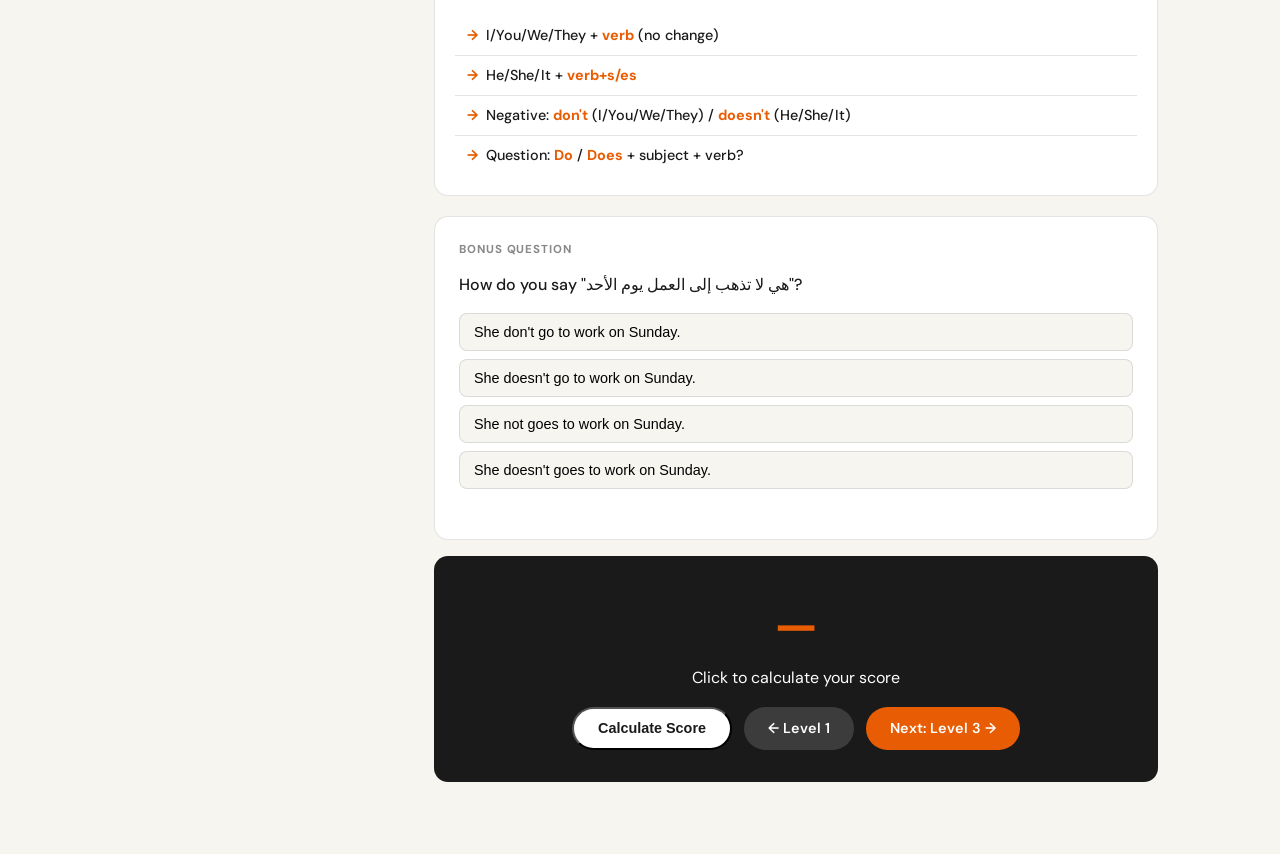
<file: lessons/level2.html>
<!DOCTYPE html>
<html lang="en">
<head>
<meta charset="UTF-8"/>
<meta name="viewport" content="width=device-width,initial-scale=1.0"/>
<title>Level 2 — EnglishPath</title>
<link rel="preconnect" href="https://fonts.googleapis.com"/>
<link href="https://fonts.googleapis.com/css2?family=Playfair+Display:wght@400;700&family=DM+Sans:wght@300;400;500;600&family=DM+Mono:wght@400;500&display=swap" rel="stylesheet"/>
<link rel="stylesheet" href="../css/main.css"/>
<style>
  .progress-fill { background: var(--l2) !important; }
  .block-num { background: var(--l2) !important; }
</style>
</head>
<body>

<nav class="navbar">
  <div class="nav-inner">
    <a href="../index.html" class="logo">English<span>Path</span></a>
    <div class="nav-links">
      <a href="../index.html">Home</a>
      <a href="level1.html">Level 1</a>
      <a href="level2.html" class="active">Level 2</a>
      <a href="level3.html">Level 3</a>
      <a href="level4.html">Level 4+</a>
    </div>
  </div>
</nav>

<div class="lesson-layout">
  <aside class="sidebar">
    <div class="sidebar-card">
      <div class="sidebar-top">
        <div class="lv-badge" style="background:var(--l2-light);color:var(--l2);">Level 2</div>
        <div class="sidebar-title">Daily Life &amp; Actions</div>
      </div>
      <div class="timer-block">
        <div class="timer-label">Session Time Left</div>
        <div class="timer-display" id="timer">60:00</div>
      </div>
      <div class="progress-track">
        <div class="progress-fill" id="progress-fill" style="width:0%"></div>
      </div>
      <div class="agenda-list">
        <h4>Session Agenda</h4>
        <div class="agenda-item active" onclick="scrollToSection('warmup')">
          <div class="ai-dot"></div>
          <div class="ai-info"><div class="ai-title">Warm-up &amp; Review</div><div class="ai-time">5 min — 0:00–5:00</div></div>
        </div>
        <div class="agenda-item" onclick="scrollToSection('vocabulary')">
          <div class="ai-dot"></div>
          <div class="ai-info"><div class="ai-title">Vocabulary — Verbs</div><div class="ai-time">15 min — 5:00–20:00</div></div>
        </div>
        <div class="agenda-item" onclick="scrollToSection('grammar')">
          <div class="ai-dot"></div>
          <div class="ai-info"><div class="ai-title">Grammar — Present Simple</div><div class="ai-time">20 min — 20:00–40:00</div></div>
        </div>
        <div class="agenda-item" onclick="scrollToSection('exercises')">
          <div class="ai-dot"></div>
          <div class="ai-info"><div class="ai-title">Practice Exercises</div><div class="ai-time">15 min — 40:00–55:00</div></div>
        </div>
        <div class="agenda-item" onclick="scrollToSection('quiz')">
          <div class="ai-dot"></div>
          <div class="ai-info"><div class="ai-title">Review &amp; Quiz</div><div class="ai-time">5 min — 55:00–60:00</div></div>
        </div>
      </div>
    </div>
  </aside>

  <main class="lesson-main">
    <div class="lesson-header">
      <h1>Level 2 — Lesson 2</h1>
      <p>Daily actions, routines, and the <strong>Simple Present Tense</strong>.</p>
    </div>

    <!-- WARM-UP -->
    <section class="lesson-block" id="warmup">
      <div class="block-header">
        <div class="block-num">1</div>
        <h2>Warm-up &amp; Review</h2>
        <span class="block-time">⏱ 5 min</span>
      </div>
      <div class="grammar-box">
        <div class="grammar-box-head"><h3>🔁 Quick Review from Level 1</h3></div>
        <div class="grammar-box-body">
          <ul class="examples-list">
            <li><div><span class="example-en">I <span class="hl">am</span> a student.</span><span class="example-ar">أنا طالب</span></div></li>
            <li><div><span class="example-en">She <span class="hl">is</span> my sister.</span><span class="example-ar">هي أختي</span></div></li>
            <li><div><span class="example-en">They <span class="hl">are</span> teachers.</span><span class="example-ar">هم معلمون</span></div></li>
          </ul>
          <div class="note-box" style="margin-top:1rem;background:#EBF5FF;border-color:#B5D4F4;color:var(--l2);">
            <strong>Today's goal:</strong> Learn action verbs (eat, sleep, work...) and how to use them in sentences about habits and daily life.
          </div>
        </div>
      </div>
    </section>

    <div class="lesson-divider"></div>

    <!-- VOCABULARY -->
    <section class="lesson-block" id="vocabulary">
      <div class="block-header">
        <div class="block-num">2</div>
        <h2>Vocabulary — Action Verbs</h2>
        <span class="block-time">⏱ 15 min</span>
      </div>
      <p style="margin-bottom:1rem;color:var(--ink-light);font-size:0.95rem;">These are common action verbs. Learn them with examples.</p>

      <h3 style="font-size:1rem;font-weight:600;margin-bottom:0.75rem;">🏃 Daily Actions — الأفعال اليومية</h3>
      <div class="vocab-grid" style="margin-bottom:1.5rem;">
        <div class="vocab-card"><div class="vocab-en">Eat</div><div class="vocab-ar">يأكل</div><div class="vocab-example">"I eat breakfast."</div></div>
        <div class="vocab-card"><div class="vocab-en">Drink</div><div class="vocab-ar">يشرب</div><div class="vocab-example">"She drinks coffee."</div></div>
        <div class="vocab-card"><div class="vocab-en">Sleep</div><div class="vocab-ar">ينام</div><div class="vocab-example">"He sleeps at 10."</div></div>
        <div class="vocab-card"><div class="vocab-en">Work</div><div class="vocab-ar">يعمل</div><div class="vocab-example">"They work every day."</div></div>
        <div class="vocab-card"><div class="vocab-en">Study</div><div class="vocab-ar">يدرس</div><div class="vocab-example">"I study English."</div></div>
        <div class="vocab-card"><div class="vocab-en">Go</div><div class="vocab-ar">يذهب</div><div class="vocab-example">"We go to school."</div></div>
        <div class="vocab-card"><div class="vocab-en">Live</div><div class="vocab-ar">يعيش / يسكن</div><div class="vocab-example">"She lives in Beirut."</div></div>
        <div class="vocab-card"><div class="vocab-en">Like</div><div class="vocab-ar">يحب / يعجبه</div><div class="vocab-example">"I like football."</div></div>
        <div class="vocab-card"><div class="vocab-en">Have</div><div class="vocab-ar">يملك / لديه</div><div class="vocab-example">"He has a car."</div></div>
        <div class="vocab-card"><div class="vocab-en">Come</div><div class="vocab-ar">يأتي</div><div class="vocab-example">"They come late."</div></div>
      </div>

      <h3 style="font-size:1rem;font-weight:600;margin-bottom:0.75rem;">⏰ Time Words — كلمات الوقت</h3>
      <div class="vocab-grid">
        <div class="vocab-card"><div class="vocab-en">Every day</div><div class="vocab-ar">كل يوم</div></div>
        <div class="vocab-card"><div class="vocab-en">Always</div><div class="vocab-ar">دائماً</div></div>
        <div class="vocab-card"><div class="vocab-en">Usually</div><div class="vocab-ar">عادةً</div></div>
        <div class="vocab-card"><div class="vocab-en">Sometimes</div><div class="vocab-ar">أحياناً</div></div>
        <div class="vocab-card"><div class="vocab-en">Never</div><div class="vocab-ar">أبداً</div></div>
        <div class="vocab-card"><div class="vocab-en">In the morning</div><div class="vocab-ar">في الصباح</div></div>
      </div>
    </section>

    <div class="lesson-divider"></div>

    <!-- GRAMMAR -->
    <section class="lesson-block" id="grammar">
      <div class="block-header">
        <div class="block-num">3</div>
        <h2>Grammar — Simple Present Tense</h2>
        <span class="block-time">⏱ 20 min</span>
      </div>

      <div class="grammar-box" style="margin-bottom:1.25rem;">
        <div class="grammar-box-head"><h3>📐 When do we use it? — متى نستخدمه؟</h3></div>
        <div class="grammar-box-body">
          <div class="rule-block">
            <div class="rule-label">Rule</div>
            <div class="rule-text">We use the Simple Present to talk about: habits, routines, facts, and things that are always true.</div>
            <div class="rule-ar">نستخدمه للعادات والروتين والحقائق العامة</div>
          </div>
          <ul class="examples-list">
            <li><div><span class="example-en">I <span class="hl">drink</span> coffee every morning. (habit)</span><span class="example-ar">عادة يومية</span></div></li>
            <li><div><span class="example-en">The sun <span class="hl">rises</span> in the east. (fact)</span><span class="example-ar">حقيقة</span></div></li>
            <li><div><span class="example-en">She <span class="hl">works</span> in a hospital. (routine)</span><span class="example-ar">روتين</span></div></li>
          </ul>
        </div>
      </div>

      <div class="grammar-box" style="margin-bottom:1.25rem;">
        <div class="grammar-box-head"><h3>📐 How to form it — كيف نكوّنه</h3></div>
        <div class="grammar-box-body">
          <div class="rule-block">
            <div class="rule-label">Important Rule — قاعدة مهمة</div>
            <div class="rule-text">With He / She / It → add <strong>"s"</strong> or <strong>"es"</strong> to the verb.</div>
            <div class="rule-ar">مع He / She / It أضف "s" أو "es" للفعل</div>
          </div>
          <table class="formula-table" style="margin-bottom:1rem;">
            <thead><tr><th>Subject</th><th>Verb (eat)</th><th>Example</th></tr></thead>
            <tbody>
              <tr><td>I</td><td><span class="hl">eat</span></td><td>I eat rice every day.</td></tr>
              <tr><td>You</td><td><span class="hl">eat</span></td><td>You eat a lot of bread.</td></tr>
              <tr><td>He / She / It</td><td><span class="hl">eat<strong>s</strong></span></td><td>She eat<strong>s</strong> fish on Friday.</td></tr>
              <tr><td>We</td><td><span class="hl">eat</span></td><td>We eat together.</td></tr>
              <tr><td>They</td><td><span class="hl">eat</span></td><td>They eat late at night.</td></tr>
            </tbody>
          </table>
          <div class="note-box">
            <strong>Special spelling:</strong> go → go<strong>es</strong> | watch → watch<strong>es</strong> | study → studi<strong>es</strong>
            <br/>بعض الأفعال لها إملاء خاص عند إضافة S
          </div>
        </div>
      </div>

      <div class="grammar-box" style="margin-bottom:1.25rem;">
        <div class="grammar-box-head"><h3>❌ Negative — النفي</h3></div>
        <div class="grammar-box-body">
          <div class="rule-block">
            <div class="rule-label">Rule</div>
            <div class="rule-text">Use <strong>do not (don't)</strong> or <strong>does not (doesn't)</strong> before the verb.</div>
            <div class="rule-ar">استخدم "don't" مع I/You/We/They و"doesn't" مع He/She/It</div>
          </div>
          <ul class="examples-list">
            <li><div><span class="example-en">I <span class="hl">don't</span> eat meat.</span><span class="example-ar">لا آكل اللحم</span></div></li>
            <li><div><span class="example-en">She <span class="hl">doesn't</span> drink coffee.</span><span class="example-ar">هي لا تشرب القهوة</span></div></li>
            <li><div><span class="example-en">They <span class="hl">don't</span> work on Sundays.</span><span class="example-ar">هم لا يعملون الأحد</span></div></li>
          </ul>
        </div>
      </div>

      <div class="grammar-box">
        <div class="grammar-box-head"><h3>❓ Questions — الأسئلة</h3></div>
        <div class="grammar-box-body">
          <div class="rule-block">
            <div class="rule-label">Rule</div>
            <div class="rule-text">Use <strong>Do</strong> or <strong>Does</strong> at the beginning of the question.</div>
            <div class="rule-ar">استخدم "Do" أو "Does" في بداية السؤال</div>
          </div>
          <ul class="examples-list">
            <li><div><span class="example-en"><span class="hl">Do</span> you like coffee? — Yes, I do. / No, I don't.</span></div></li>
            <li><div><span class="example-en"><span class="hl">Does</span> she work here? — Yes, she does. / No, she doesn't.</span></div></li>
            <li><div><span class="example-en"><span class="hl">Do</span> they speak Arabic? — Yes, they do.</span></div></li>
          </ul>
        </div>
      </div>
    </section>

    <div class="lesson-divider"></div>

    <!-- EXERCISES -->
    <section class="lesson-block" id="exercises">
      <div class="block-header">
        <div class="block-num">4</div>
        <h2>Practice Exercises</h2>
        <span class="block-time">⏱ 15 min</span>
      </div>

      <div class="exercise-block">
        <div class="ex-label">Exercise 1 — Multiple Choice</div>
        <div class="ex-question">What does "يدرس" mean in English?</div>
        <div class="ex-options">
          <button class="ex-opt" onclick="answerMC(this,false,'fb1','l2_q1')">Sleep</button>
          <button class="ex-opt" onclick="answerMC(this,false,'fb1','l2_q1')">Eat</button>
          <button class="ex-opt" data-correct="true" onclick="answerMC(this,true,'fb1','l2_q1')">Study</button>
          <button class="ex-opt" onclick="answerMC(this,false,'fb1','l2_q1')">Go</button>
        </div>
        <div class="ex-feedback" id="fb1"></div>
      </div>

      <div class="exercise-block">
        <div class="ex-label">Exercise 2 — Fill in the blank</div>
        <div class="ex-question">Complete: "She ___ coffee every morning." (drink)</div>
        <div class="fill-hint">Hint: Add "s" when using He/She/It</div>
        <div class="fill-wrap">
          <input class="fill-in" id="f2" type="text" placeholder="your answer"/>
          <button class="check-btn" onclick="checkFill('f2','drinks','fb2','l2_q2')">Check ✓</button>
        </div>
        <div class="ex-feedback" id="fb2"></div>
      </div>

      <div class="exercise-block">
        <div class="ex-label">Exercise 3 — Multiple Choice</div>
        <div class="ex-question">Which sentence is correct?</div>
        <div class="ex-options">
          <button class="ex-opt" onclick="answerMC(this,false,'fb3','l2_q3')">He don't eat fish.</button>
          <button class="ex-opt" data-correct="true" onclick="answerMC(this,true,'fb3','l2_q3')">He doesn't eat fish.</button>
          <button class="ex-opt" onclick="answerMC(this,false,'fb3','l2_q3')">He not eat fish.</button>
          <button class="ex-opt" onclick="answerMC(this,false,'fb3','l2_q3')">He does not eats fish.</button>
        </div>
        <div class="ex-feedback" id="fb3"></div>
      </div>

      <div class="exercise-block">
        <div class="ex-label">Exercise 4 — Fill in the blank</div>
        <div class="ex-question">Complete: "___ you like English?" (question form)</div>
        <div class="fill-hint">Hint: Use "Do" or "Does"</div>
        <div class="fill-wrap">
          <input class="fill-in" id="f4" type="text" placeholder="Do / Does"/>
          <button class="check-btn" onclick="checkFill('f4','do','fb4','l2_q4')">Check ✓</button>
        </div>
        <div class="ex-feedback" id="fb4"></div>
      </div>
    </section>

    <div class="lesson-divider"></div>

    <!-- QUIZ -->
    <section class="lesson-block" id="quiz">
      <div class="block-header">
        <div class="block-num">5</div>
        <h2>Review &amp; Final Quiz</h2>
        <span class="block-time">⏱ 5 min</span>
      </div>

      <div class="grammar-box" style="margin-bottom:1.25rem;">
        <div class="grammar-box-head"><h3>📝 Quick Summary</h3></div>
        <div class="grammar-box-body">
          <ul class="examples-list">
            <li><div><span class="example-en">I/You/We/They + <span class="hl">verb</span> (no change)</span></div></li>
            <li><div><span class="example-en">He/She/It + <span class="hl">verb+s/es</span></span></div></li>
            <li><div><span class="example-en">Negative: <span class="hl">don't</span> (I/You/We/They) / <span class="hl">doesn't</span> (He/She/It)</span></div></li>
            <li><div><span class="example-en">Question: <span class="hl">Do</span> / <span class="hl">Does</span> + subject + verb?</span></div></li>
          </ul>
        </div>
      </div>

      <div class="exercise-block">
        <div class="ex-label">Bonus Question</div>
        <div class="ex-question">How do you say "هي لا تذهب إلى العمل يوم الأحد"?</div>
        <div class="ex-options">
          <button class="ex-opt" onclick="answerMC(this,false,'fb5','l2_q5')">She don't go to work on Sunday.</button>
          <button class="ex-opt" data-correct="true" onclick="answerMC(this,true,'fb5','l2_q5')">She doesn't go to work on Sunday.</button>
          <button class="ex-opt" onclick="answerMC(this,false,'fb5','l2_q5')">She not goes to work on Sunday.</button>
          <button class="ex-opt" onclick="answerMC(this,false,'fb5','l2_q5')">She doesn't goes to work on Sunday.</button>
        </div>
        <div class="ex-feedback" id="fb5"></div>
      </div>

      <div class="score-box">
        <div class="score-num" id="final-score">—</div>
        <div class="score-label">Click to calculate your score</div>
        <div class="nav-btns">
          <button class="nav-btn nav-btn-light" onclick="showScore()">Calculate Score</button>
          <a href="level1.html" class="nav-btn" style="background:rgba(255,255,255,0.15);color:#fff;text-decoration:none;padding:10px 24px;border-radius:999px;font-weight:600;font-size:0.9rem;">← Level 1</a>
          <a href="level3.html" class="nav-btn nav-btn-accent">Next: Level 3 →</a>
        </div>
      </div>
    </section>
  </main>
</div>

<script src="../js/lesson.js"></script>
<script>
function showScore() {
  const keys = ['l2_q1','l2_q2','l2_q3','l2_q4','l2_q5'];
  const s = calcScore(keys);
  document.getElementById('final-score').textContent = s + '/5';
  const label = s >= 4 ? 'Excellent! Ready for Level 3! 🎉' : s >= 3 ? 'Good! Review the grammar rules and continue.' : 'Review the lesson again, then try Level 3.';
  document.querySelector('.score-label').textContent = label;
}
</script>
</body>
</html>
</file>
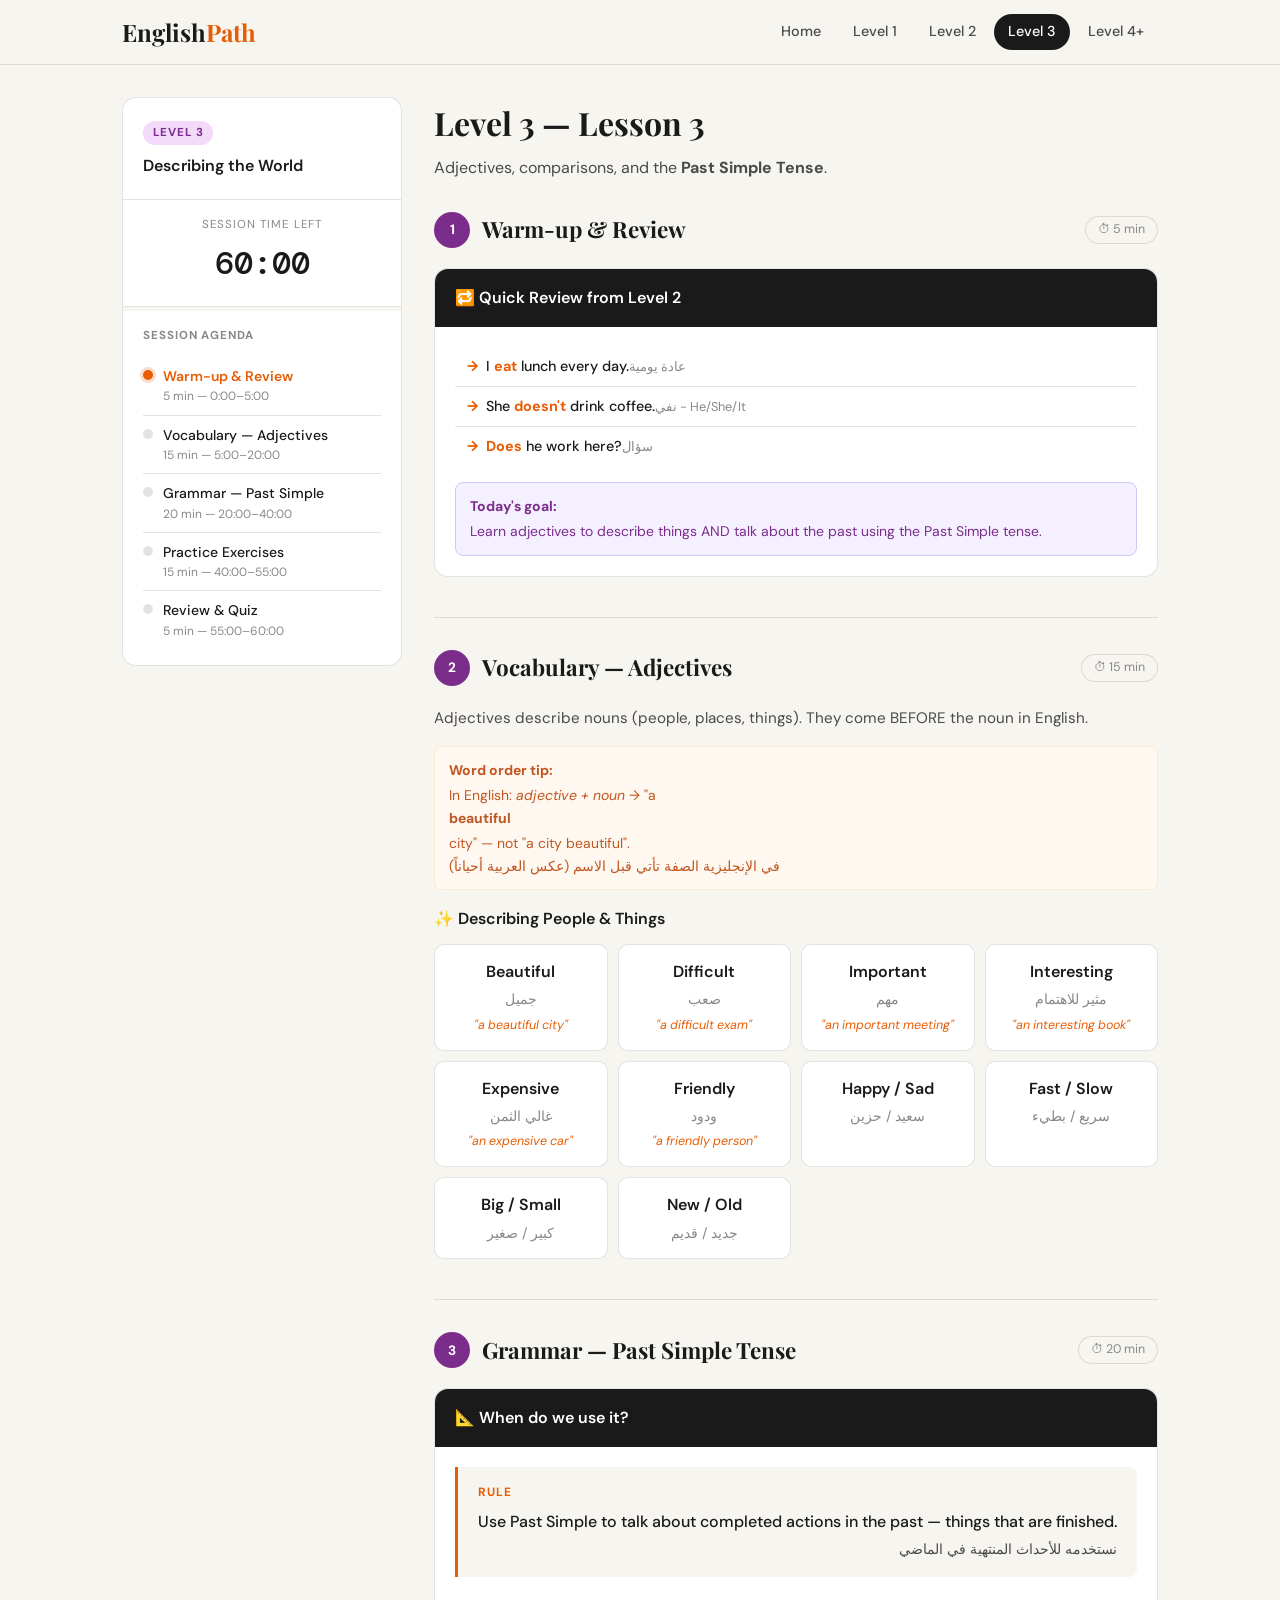
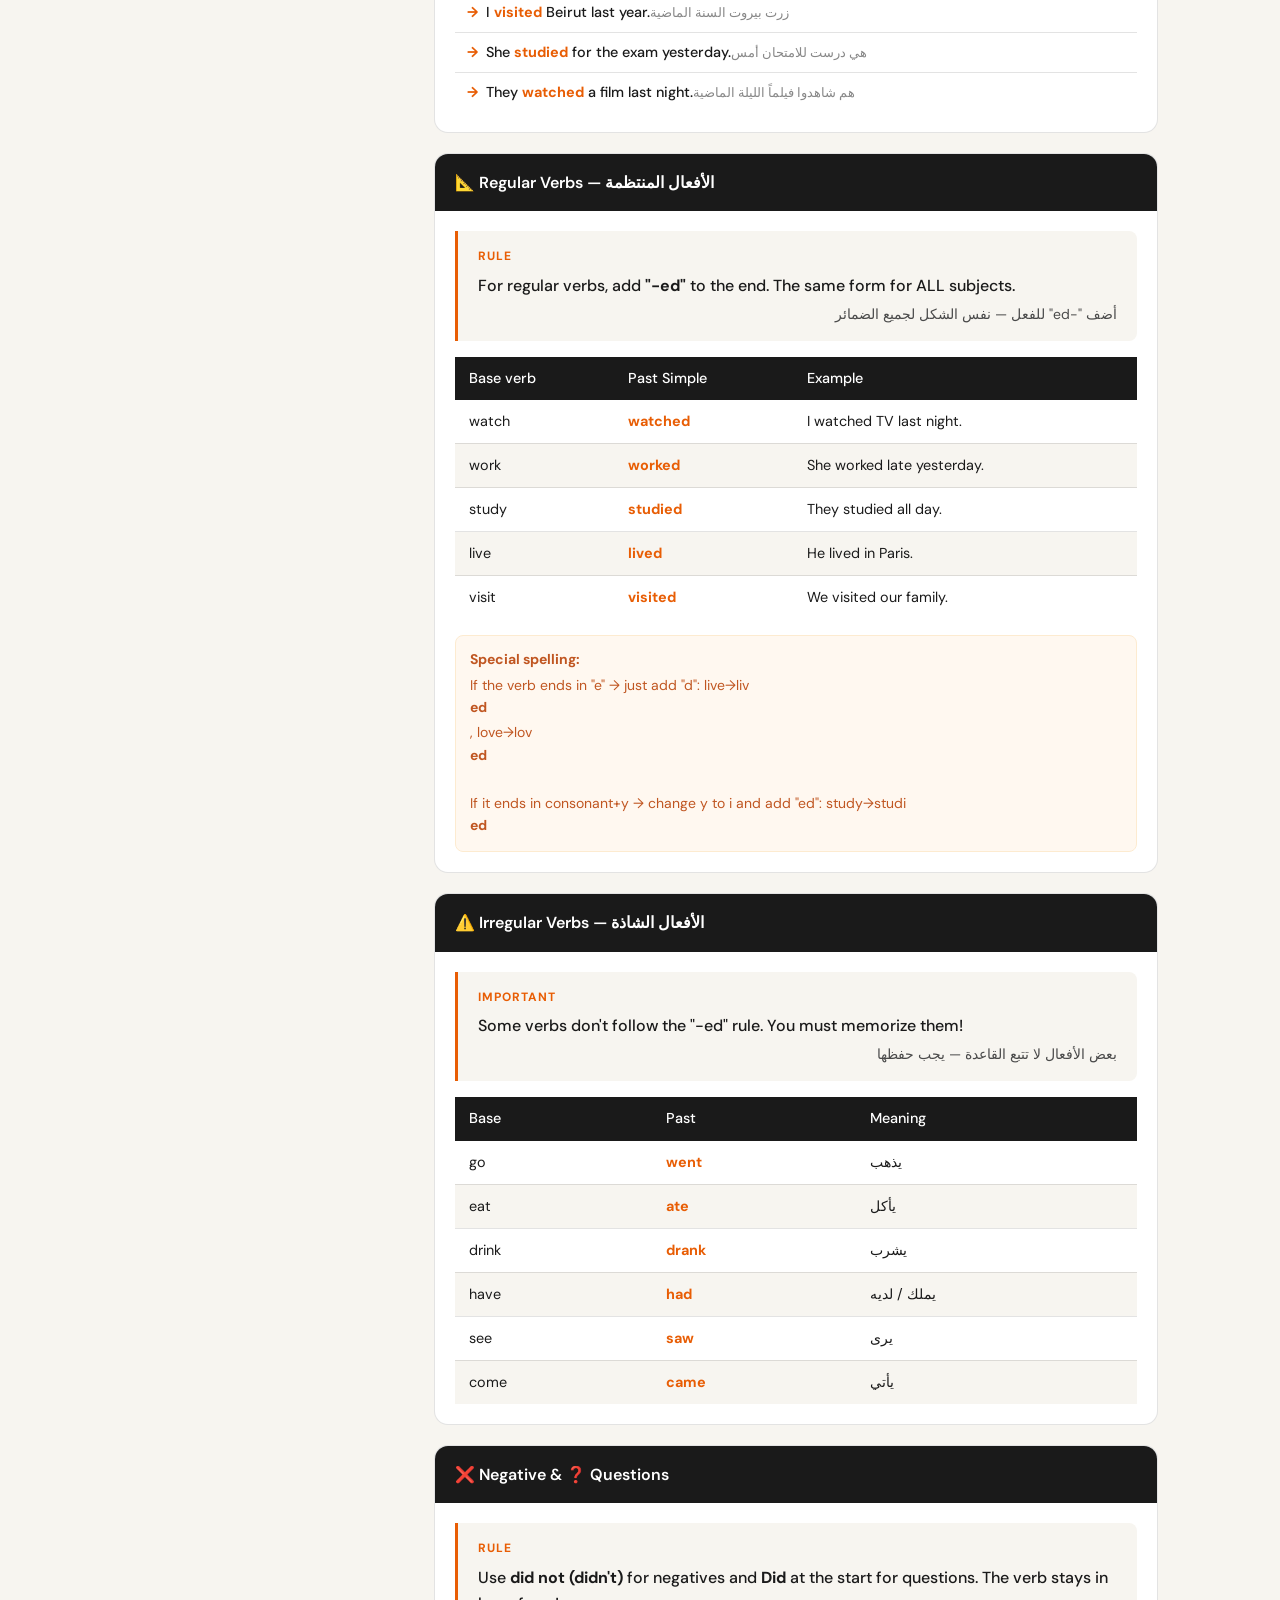
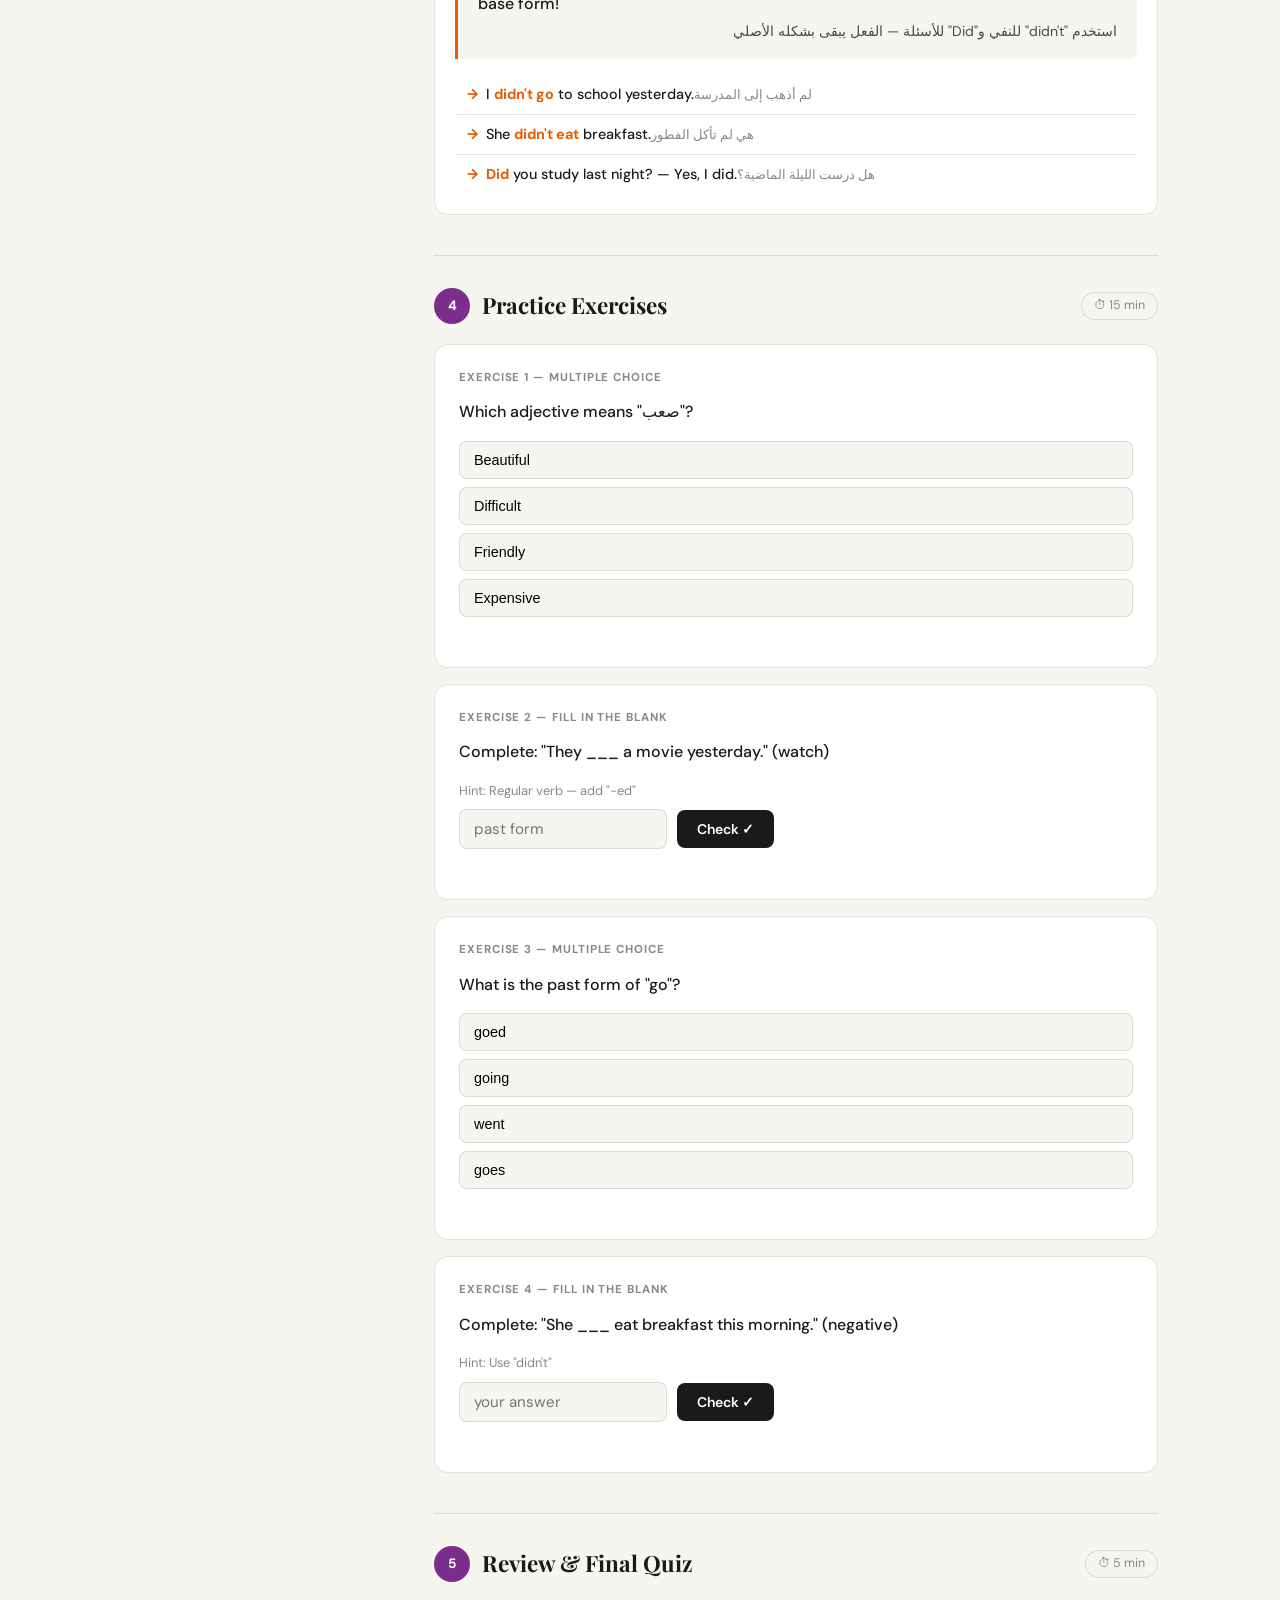
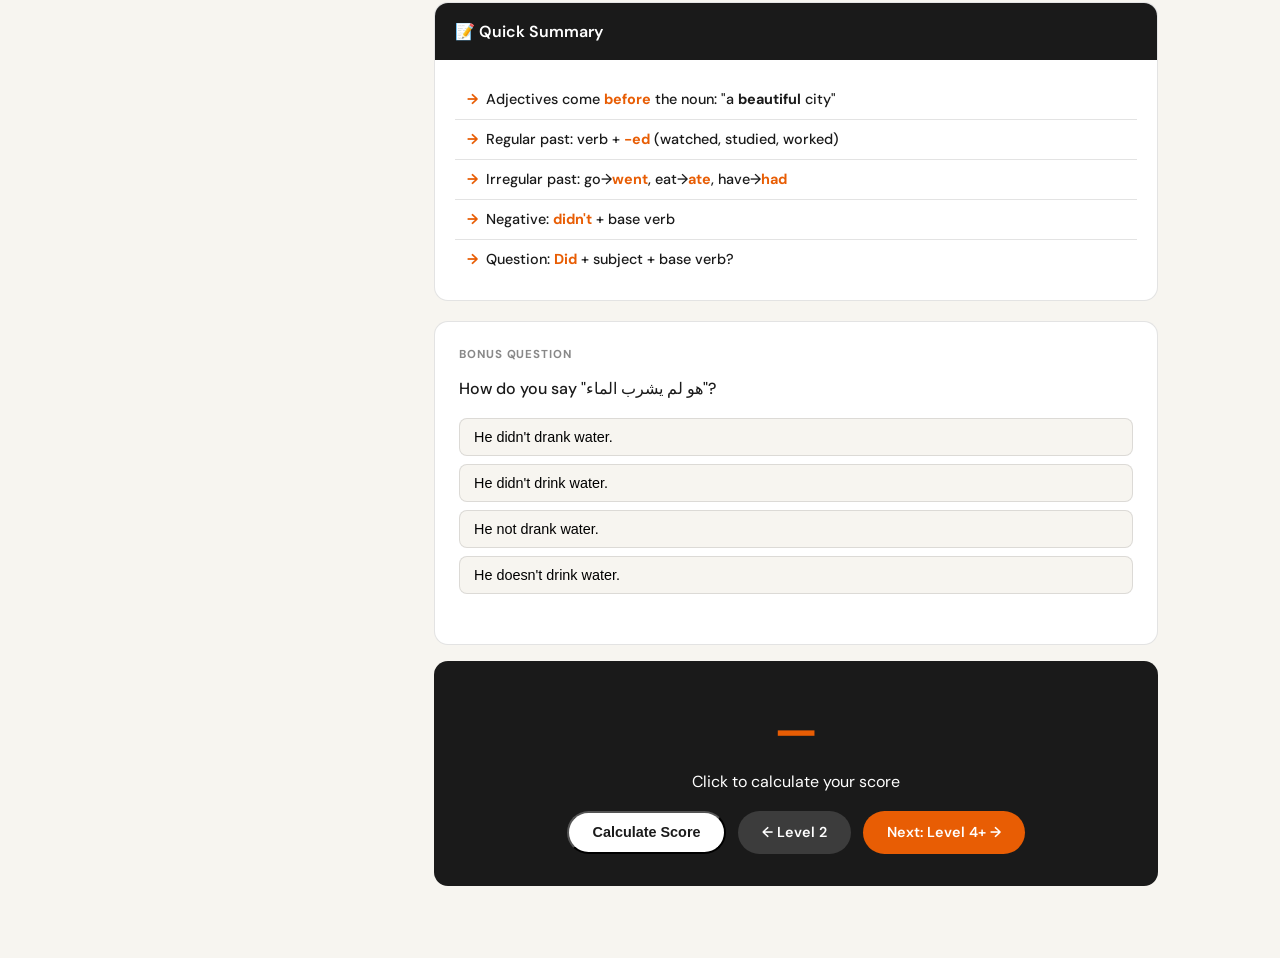
<file: lessons/level3.html>
<!DOCTYPE html>
<html lang="en">
<head>
<meta charset="UTF-8"/>
<meta name="viewport" content="width=device-width,initial-scale=1.0"/>
<title>Level 3 — EnglishPath</title>
<link rel="preconnect" href="https://fonts.googleapis.com"/>
<link href="https://fonts.googleapis.com/css2?family=Playfair+Display:wght@400;700&family=DM+Sans:wght@300;400;500;600&family=DM+Mono:wght@400;500&display=swap" rel="stylesheet"/>
<link rel="stylesheet" href="../css/main.css"/>
<style>
  .progress-fill { background: var(--l3) !important; }
  .block-num { background: var(--l3) !important; }
</style>
</head>
<body>

<nav class="navbar">
  <div class="nav-inner">
    <a href="../index.html" class="logo">English<span>Path</span></a>
    <div class="nav-links">
      <a href="../index.html">Home</a>
      <a href="level1.html">Level 1</a>
      <a href="level2.html">Level 2</a>
      <a href="level3.html" class="active">Level 3</a>
      <a href="level4.html">Level 4+</a>
    </div>
  </div>
</nav>

<div class="lesson-layout">
  <aside class="sidebar">
    <div class="sidebar-card">
      <div class="sidebar-top">
        <div class="lv-badge" style="background:var(--l3-light);color:var(--l3);">Level 3</div>
        <div class="sidebar-title">Describing the World</div>
      </div>
      <div class="timer-block">
        <div class="timer-label">Session Time Left</div>
        <div class="timer-display" id="timer">60:00</div>
      </div>
      <div class="progress-track">
        <div class="progress-fill" id="progress-fill" style="width:0%"></div>
      </div>
      <div class="agenda-list">
        <h4>Session Agenda</h4>
        <div class="agenda-item active" onclick="scrollToSection('warmup')">
          <div class="ai-dot"></div>
          <div class="ai-info"><div class="ai-title">Warm-up &amp; Review</div><div class="ai-time">5 min — 0:00–5:00</div></div>
        </div>
        <div class="agenda-item" onclick="scrollToSection('vocabulary')">
          <div class="ai-dot"></div>
          <div class="ai-info"><div class="ai-title">Vocabulary — Adjectives</div><div class="ai-time">15 min — 5:00–20:00</div></div>
        </div>
        <div class="agenda-item" onclick="scrollToSection('grammar')">
          <div class="ai-dot"></div>
          <div class="ai-info"><div class="ai-title">Grammar — Past Simple</div><div class="ai-time">20 min — 20:00–40:00</div></div>
        </div>
        <div class="agenda-item" onclick="scrollToSection('exercises')">
          <div class="ai-dot"></div>
          <div class="ai-info"><div class="ai-title">Practice Exercises</div><div class="ai-time">15 min — 40:00–55:00</div></div>
        </div>
        <div class="agenda-item" onclick="scrollToSection('quiz')">
          <div class="ai-dot"></div>
          <div class="ai-info"><div class="ai-title">Review &amp; Quiz</div><div class="ai-time">5 min — 55:00–60:00</div></div>
        </div>
      </div>
    </div>
  </aside>

  <main class="lesson-main">
    <div class="lesson-header">
      <h1>Level 3 — Lesson 3</h1>
      <p>Adjectives, comparisons, and the <strong>Past Simple Tense</strong>.</p>
    </div>

    <!-- WARM-UP -->
    <section class="lesson-block" id="warmup">
      <div class="block-header">
        <div class="block-num">1</div>
        <h2>Warm-up &amp; Review</h2>
        <span class="block-time">⏱ 5 min</span>
      </div>
      <div class="grammar-box">
        <div class="grammar-box-head"><h3>🔁 Quick Review from Level 2</h3></div>
        <div class="grammar-box-body">
          <ul class="examples-list">
            <li><div><span class="example-en">I <span class="hl">eat</span> lunch every day.</span><span class="example-ar">عادة يومية</span></div></li>
            <li><div><span class="example-en">She <span class="hl">doesn't</span> drink coffee.</span><span class="example-ar">نفي - He/She/It</span></div></li>
            <li><div><span class="example-en"><span class="hl">Does</span> he work here?</span><span class="example-ar">سؤال</span></div></li>
          </ul>
          <div class="note-box" style="margin-top:1rem;background:#F5F0FF;border-color:#CFC9F8;color:var(--l3);">
            <strong>Today's goal:</strong> Learn adjectives to describe things AND talk about the past using the Past Simple tense.
          </div>
        </div>
      </div>
    </section>

    <div class="lesson-divider"></div>

    <!-- VOCABULARY -->
    <section class="lesson-block" id="vocabulary">
      <div class="block-header">
        <div class="block-num">2</div>
        <h2>Vocabulary — Adjectives</h2>
        <span class="block-time">⏱ 15 min</span>
      </div>
      <p style="margin-bottom:1rem;color:var(--ink-light);font-size:0.95rem;">Adjectives describe nouns (people, places, things). They come BEFORE the noun in English.</p>

      <div class="note-box" style="margin-bottom:1rem;">
        <strong>Word order tip:</strong> In English: <em>adjective + noun</em> → "a <strong>beautiful</strong> city" — not "a city beautiful".
        <br/>في الإنجليزية الصفة تأتي قبل الاسم (عكس العربية أحياناً)
      </div>

      <h3 style="font-size:1rem;font-weight:600;margin-bottom:0.75rem;">✨ Describing People &amp; Things</h3>
      <div class="vocab-grid" style="margin-bottom:1.5rem;">
        <div class="vocab-card"><div class="vocab-en">Beautiful</div><div class="vocab-ar">جميل</div><div class="vocab-example">"a beautiful city"</div></div>
        <div class="vocab-card"><div class="vocab-en">Difficult</div><div class="vocab-ar">صعب</div><div class="vocab-example">"a difficult exam"</div></div>
        <div class="vocab-card"><div class="vocab-en">Important</div><div class="vocab-ar">مهم</div><div class="vocab-example">"an important meeting"</div></div>
        <div class="vocab-card"><div class="vocab-en">Interesting</div><div class="vocab-ar">مثير للاهتمام</div><div class="vocab-example">"an interesting book"</div></div>
        <div class="vocab-card"><div class="vocab-en">Expensive</div><div class="vocab-ar">غالي الثمن</div><div class="vocab-example">"an expensive car"</div></div>
        <div class="vocab-card"><div class="vocab-en">Friendly</div><div class="vocab-ar">ودود</div><div class="vocab-example">"a friendly person"</div></div>
        <div class="vocab-card"><div class="vocab-en">Happy / Sad</div><div class="vocab-ar">سعيد / حزين</div></div>
        <div class="vocab-card"><div class="vocab-en">Fast / Slow</div><div class="vocab-ar">سريع / بطيء</div></div>
        <div class="vocab-card"><div class="vocab-en">Big / Small</div><div class="vocab-ar">كبير / صغير</div></div>
        <div class="vocab-card"><div class="vocab-en">New / Old</div><div class="vocab-ar">جديد / قديم</div></div>
      </div>
    </section>

    <div class="lesson-divider"></div>

    <!-- GRAMMAR -->
    <section class="lesson-block" id="grammar">
      <div class="block-header">
        <div class="block-num">3</div>
        <h2>Grammar — Past Simple Tense</h2>
        <span class="block-time">⏱ 20 min</span>
      </div>

      <div class="grammar-box" style="margin-bottom:1.25rem;">
        <div class="grammar-box-head"><h3>📐 When do we use it?</h3></div>
        <div class="grammar-box-body">
          <div class="rule-block">
            <div class="rule-label">Rule</div>
            <div class="rule-text">Use Past Simple to talk about completed actions in the past — things that are finished.</div>
            <div class="rule-ar">نستخدمه للأحداث المنتهية في الماضي</div>
          </div>
          <ul class="examples-list">
            <li><div><span class="example-en">I <span class="hl">visited</span> Beirut last year.</span><span class="example-ar">زرت بيروت السنة الماضية</span></div></li>
            <li><div><span class="example-en">She <span class="hl">studied</span> for the exam yesterday.</span><span class="example-ar">هي درست للامتحان أمس</span></div></li>
            <li><div><span class="example-en">They <span class="hl">watched</span> a film last night.</span><span class="example-ar">هم شاهدوا فيلماً الليلة الماضية</span></div></li>
          </ul>
        </div>
      </div>

      <div class="grammar-box" style="margin-bottom:1.25rem;">
        <div class="grammar-box-head"><h3>📐 Regular Verbs — الأفعال المنتظمة</h3></div>
        <div class="grammar-box-body">
          <div class="rule-block">
            <div class="rule-label">Rule</div>
            <div class="rule-text">For regular verbs, add <strong>"-ed"</strong> to the end. The same form for ALL subjects.</div>
            <div class="rule-ar">أضف "-ed" للفعل — نفس الشكل لجميع الضمائر</div>
          </div>
          <table class="formula-table" style="margin-bottom:1rem;">
            <thead><tr><th>Base verb</th><th>Past Simple</th><th>Example</th></tr></thead>
            <tbody>
              <tr><td>watch</td><td><span class="hl">watched</span></td><td>I watched TV last night.</td></tr>
              <tr><td>work</td><td><span class="hl">worked</span></td><td>She worked late yesterday.</td></tr>
              <tr><td>study</td><td><span class="hl">studied</span></td><td>They studied all day.</td></tr>
              <tr><td>live</td><td><span class="hl">lived</span></td><td>He lived in Paris.</td></tr>
              <tr><td>visit</td><td><span class="hl">visited</span></td><td>We visited our family.</td></tr>
            </tbody>
          </table>
          <div class="note-box">
            <strong>Special spelling:</strong> If the verb ends in "e" → just add "d": live→liv<strong>ed</strong>, love→lov<strong>ed</strong>
            <br/>If it ends in consonant+y → change y to i and add "ed": study→studi<strong>ed</strong>
          </div>
        </div>
      </div>

      <div class="grammar-box" style="margin-bottom:1.25rem;">
        <div class="grammar-box-head"><h3>⚠️ Irregular Verbs — الأفعال الشاذة</h3></div>
        <div class="grammar-box-body">
          <div class="rule-block">
            <div class="rule-label">Important</div>
            <div class="rule-text">Some verbs don't follow the "-ed" rule. You must memorize them!</div>
            <div class="rule-ar">بعض الأفعال لا تتبع القاعدة — يجب حفظها</div>
          </div>
          <table class="formula-table">
            <thead><tr><th>Base</th><th>Past</th><th>Meaning</th></tr></thead>
            <tbody>
              <tr><td>go</td><td><span class="hl">went</span></td><td>يذهب</td></tr>
              <tr><td>eat</td><td><span class="hl">ate</span></td><td>يأكل</td></tr>
              <tr><td>drink</td><td><span class="hl">drank</span></td><td>يشرب</td></tr>
              <tr><td>have</td><td><span class="hl">had</span></td><td>يملك / لديه</td></tr>
              <tr><td>see</td><td><span class="hl">saw</span></td><td>يرى</td></tr>
              <tr><td>come</td><td><span class="hl">came</span></td><td>يأتي</td></tr>
            </tbody>
          </table>
        </div>
      </div>

      <div class="grammar-box">
        <div class="grammar-box-head"><h3>❌ Negative &amp; ❓ Questions</h3></div>
        <div class="grammar-box-body">
          <div class="rule-block">
            <div class="rule-label">Rule</div>
            <div class="rule-text">Use <strong>did not (didn't)</strong> for negatives and <strong>Did</strong> at the start for questions. The verb stays in base form!</div>
            <div class="rule-ar">استخدم "didn't" للنفي و"Did" للأسئلة — الفعل يبقى بشكله الأصلي</div>
          </div>
          <ul class="examples-list">
            <li><div><span class="example-en">I <span class="hl">didn't go</span> to school yesterday.</span><span class="example-ar">لم أذهب إلى المدرسة</span></div></li>
            <li><div><span class="example-en">She <span class="hl">didn't eat</span> breakfast.</span><span class="example-ar">هي لم تأكل الفطور</span></div></li>
            <li><div><span class="example-en"><span class="hl">Did</span> you study last night? — Yes, I did.</span><span class="example-ar">هل درست الليلة الماضية؟</span></div></li>
          </ul>
        </div>
      </div>
    </section>

    <div class="lesson-divider"></div>

    <!-- EXERCISES -->
    <section class="lesson-block" id="exercises">
      <div class="block-header">
        <div class="block-num">4</div>
        <h2>Practice Exercises</h2>
        <span class="block-time">⏱ 15 min</span>
      </div>

      <div class="exercise-block">
        <div class="ex-label">Exercise 1 — Multiple Choice</div>
        <div class="ex-question">Which adjective means "صعب"?</div>
        <div class="ex-options">
          <button class="ex-opt" onclick="answerMC(this,false,'fb1','l3_q1')">Beautiful</button>
          <button class="ex-opt" data-correct="true" onclick="answerMC(this,true,'fb1','l3_q1')">Difficult</button>
          <button class="ex-opt" onclick="answerMC(this,false,'fb1','l3_q1')">Friendly</button>
          <button class="ex-opt" onclick="answerMC(this,false,'fb1','l3_q1')">Expensive</button>
        </div>
        <div class="ex-feedback" id="fb1"></div>
      </div>

      <div class="exercise-block">
        <div class="ex-label">Exercise 2 — Fill in the blank</div>
        <div class="ex-question">Complete: "They ___ a movie yesterday." (watch)</div>
        <div class="fill-hint">Hint: Regular verb — add "-ed"</div>
        <div class="fill-wrap">
          <input class="fill-in" id="f2" type="text" placeholder="past form"/>
          <button class="check-btn" onclick="checkFill('f2','watched','fb2','l3_q2')">Check ✓</button>
        </div>
        <div class="ex-feedback" id="fb2"></div>
      </div>

      <div class="exercise-block">
        <div class="ex-label">Exercise 3 — Multiple Choice</div>
        <div class="ex-question">What is the past form of "go"?</div>
        <div class="ex-options">
          <button class="ex-opt" onclick="answerMC(this,false,'fb3','l3_q3')">goed</button>
          <button class="ex-opt" onclick="answerMC(this,false,'fb3','l3_q3')">going</button>
          <button class="ex-opt" data-correct="true" onclick="answerMC(this,true,'fb3','l3_q3')">went</button>
          <button class="ex-opt" onclick="answerMC(this,false,'fb3','l3_q3')">goes</button>
        </div>
        <div class="ex-feedback" id="fb3"></div>
      </div>

      <div class="exercise-block">
        <div class="ex-label">Exercise 4 — Fill in the blank</div>
        <div class="ex-question">Complete: "She ___ eat breakfast this morning." (negative)</div>
        <div class="fill-hint">Hint: Use "didn't"</div>
        <div class="fill-wrap">
          <input class="fill-in" id="f4" type="text" placeholder="your answer"/>
          <button class="check-btn" onclick="checkFill('f4','didn\'t','fb4','l3_q4')">Check ✓</button>
        </div>
        <div class="ex-feedback" id="fb4"></div>
      </div>
    </section>

    <div class="lesson-divider"></div>

    <!-- QUIZ -->
    <section class="lesson-block" id="quiz">
      <div class="block-header">
        <div class="block-num">5</div>
        <h2>Review &amp; Final Quiz</h2>
        <span class="block-time">⏱ 5 min</span>
      </div>
      <div class="grammar-box" style="margin-bottom:1.25rem;">
        <div class="grammar-box-head"><h3>📝 Quick Summary</h3></div>
        <div class="grammar-box-body">
          <ul class="examples-list">
            <li><div><span class="example-en">Adjectives come <span class="hl">before</span> the noun: "a <strong>beautiful</strong> city"</span></div></li>
            <li><div><span class="example-en">Regular past: verb + <span class="hl">-ed</span> (watched, studied, worked)</span></div></li>
            <li><div><span class="example-en">Irregular past: go→<span class="hl">went</span>, eat→<span class="hl">ate</span>, have→<span class="hl">had</span></span></div></li>
            <li><div><span class="example-en">Negative: <span class="hl">didn't</span> + base verb</span></div></li>
            <li><div><span class="example-en">Question: <span class="hl">Did</span> + subject + base verb?</span></div></li>
          </ul>
        </div>
      </div>

      <div class="exercise-block">
        <div class="ex-label">Bonus Question</div>
        <div class="ex-question">How do you say "هو لم يشرب الماء"?</div>
        <div class="ex-options">
          <button class="ex-opt" onclick="answerMC(this,false,'fb5','l3_q5')">He didn't drank water.</button>
          <button class="ex-opt" data-correct="true" onclick="answerMC(this,true,'fb5','l3_q5')">He didn't drink water.</button>
          <button class="ex-opt" onclick="answerMC(this,false,'fb5','l3_q5')">He not drank water.</button>
          <button class="ex-opt" onclick="answerMC(this,false,'fb5','l3_q5')">He doesn't drink water.</button>
        </div>
        <div class="ex-feedback" id="fb5"></div>
      </div>

      <div class="score-box">
        <div class="score-num" id="final-score">—</div>
        <div class="score-label">Click to calculate your score</div>
        <div class="nav-btns">
          <button class="nav-btn nav-btn-light" onclick="showScore()">Calculate Score</button>
          <a href="level2.html" class="nav-btn" style="background:rgba(255,255,255,0.15);color:#fff;text-decoration:none;padding:10px 24px;border-radius:999px;font-weight:600;font-size:0.9rem;">← Level 2</a>
          <a href="level4.html" class="nav-btn nav-btn-accent">Next: Level 4+ →</a>
        </div>
      </div>
    </section>
  </main>
</div>

<script src="../js/lesson.js"></script>
<script>
function showScore() {
  const keys = ['l3_q1','l3_q2','l3_q3','l3_q4','l3_q5'];
  const s = calcScore(keys);
  document.getElementById('final-score').textContent = s + '/5';
  const label = s >= 4 ? 'Outstanding! You\'re ready for Level 4! 🎉' : s >= 3 ? 'Good work! Review past tense and continue.' : 'Practice more before Level 4.';
  document.querySelector('.score-label').textContent = label;
}
</script>
</body>
</html>
</file>
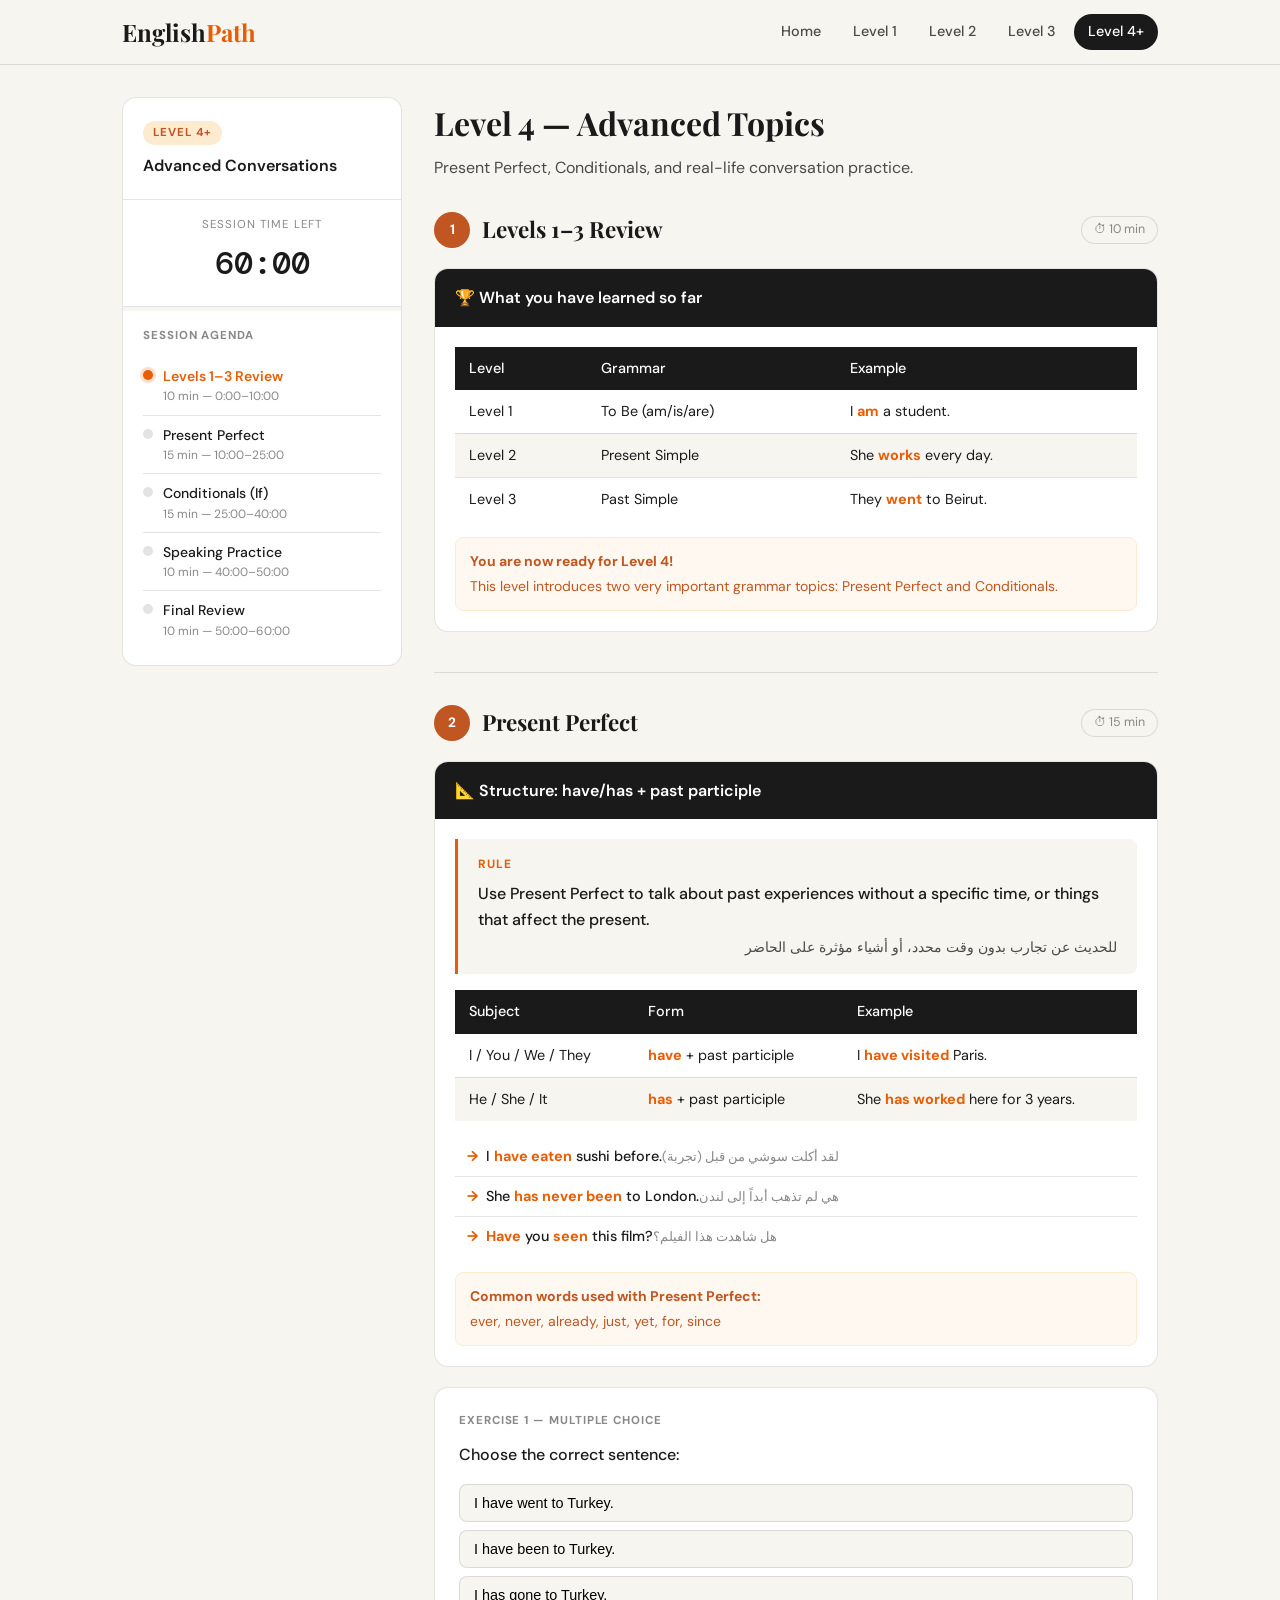
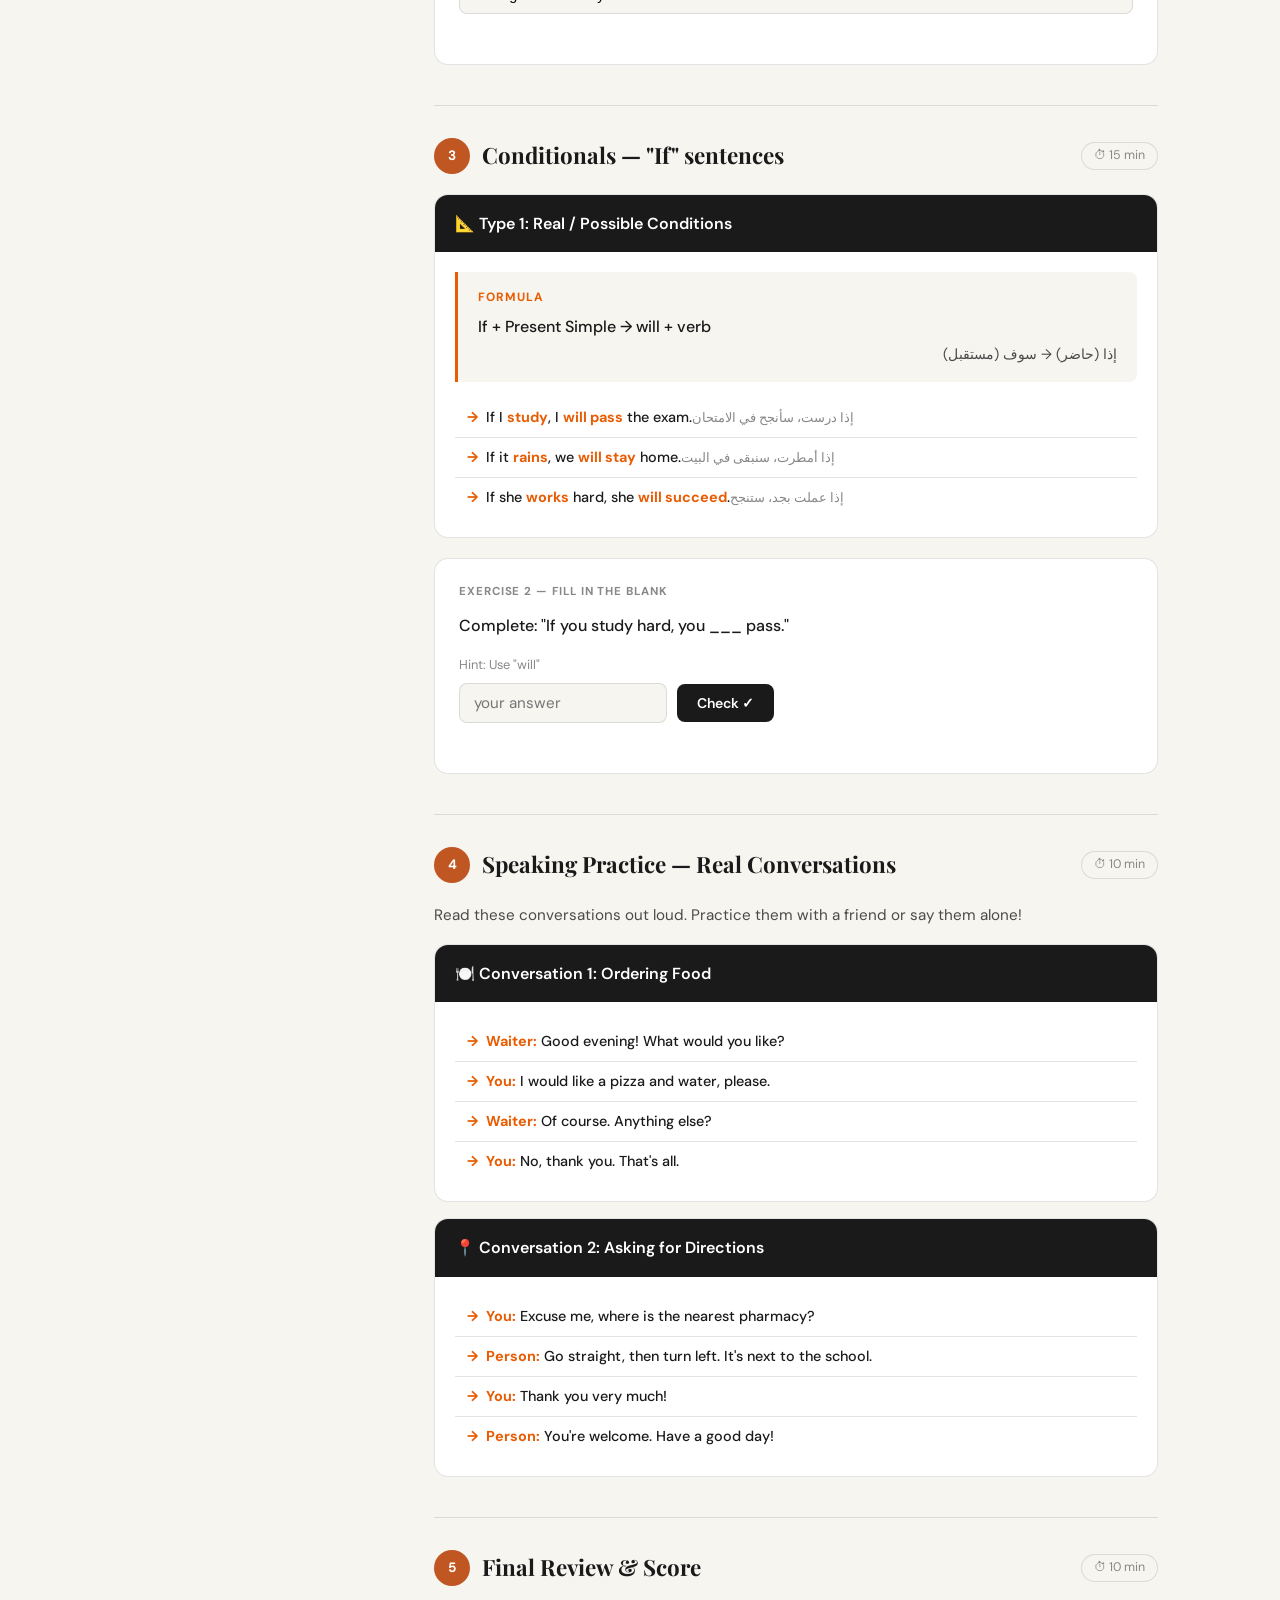
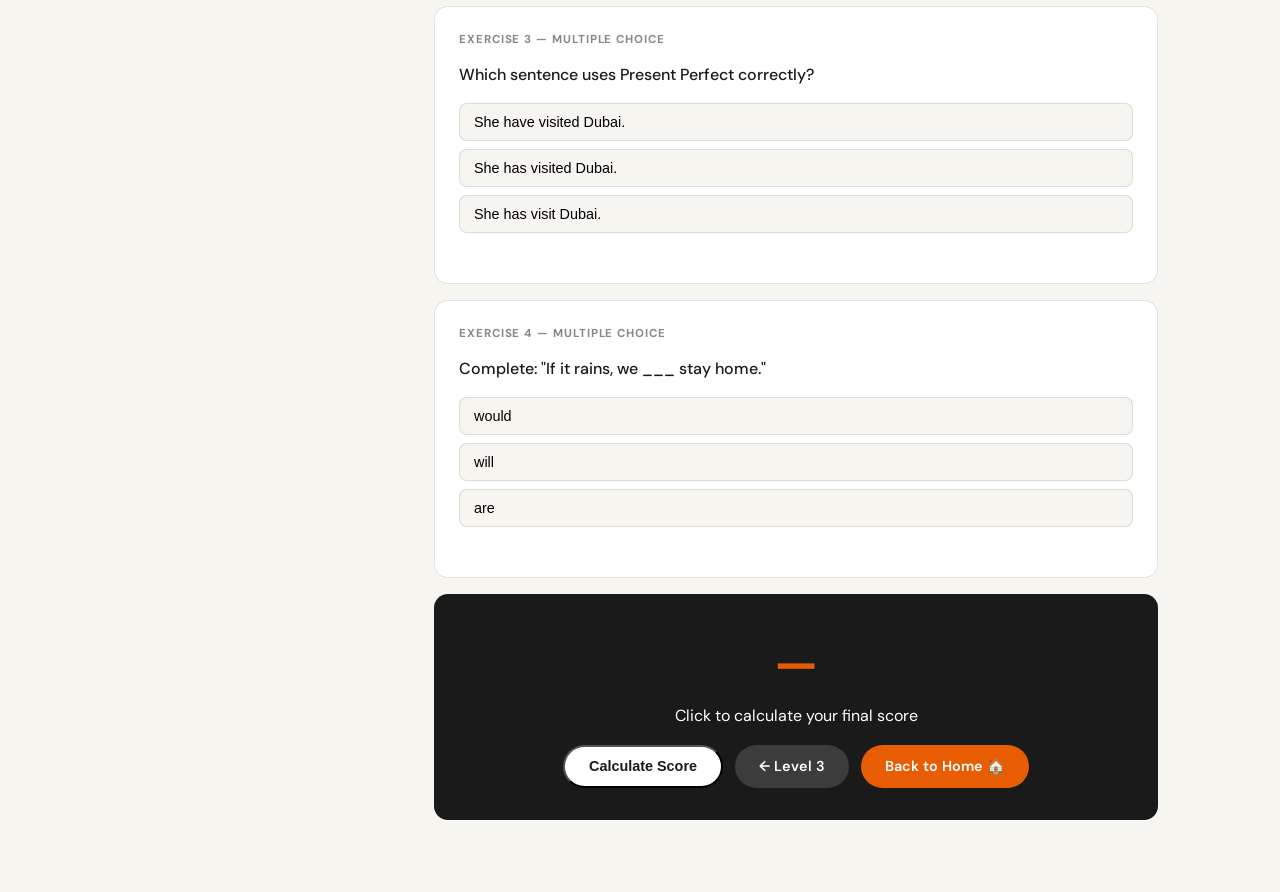
<file: lessons/level4.html>
<!DOCTYPE html>
<html lang="en">
<head>
<meta charset="UTF-8"/>
<meta name="viewport" content="width=device-width,initial-scale=1.0"/>
<title>Level 4+ — EnglishPath</title>
<link rel="preconnect" href="https://fonts.googleapis.com"/>
<link href="https://fonts.googleapis.com/css2?family=Playfair+Display:wght@400;700&family=DM+Sans:wght@300;400;500;600&family=DM+Mono:wght@400;500&display=swap" rel="stylesheet"/>
<link rel="stylesheet" href="../css/main.css"/>
<style>
  .progress-fill { background: var(--l4) !important; }
  .block-num { background: var(--l4) !important; }
  .coming-card {
    background: var(--white); border: 1px solid var(--border);
    border-radius: var(--radius); padding: 1.5rem;
    border-top: 4px solid var(--l4);
  }
  .coming-tag {
    display: inline-block; font-size: 0.72rem; font-weight: 700;
    letter-spacing: 0.08em; text-transform: uppercase;
    background: var(--l4-light); color: var(--l4);
    padding: 3px 10px; border-radius: 999px; margin-bottom: 0.75rem;
  }
</style>
</head>
<body>

<nav class="navbar">
  <div class="nav-inner">
    <a href="../index.html" class="logo">English<span>Path</span></a>
    <div class="nav-links">
      <a href="../index.html">Home</a>
      <a href="level1.html">Level 1</a>
      <a href="level2.html">Level 2</a>
      <a href="level3.html">Level 3</a>
      <a href="level4.html" class="active">Level 4+</a>
    </div>
  </div>
</nav>

<div class="lesson-layout">
  <aside class="sidebar">
    <div class="sidebar-card">
      <div class="sidebar-top">
        <div class="lv-badge" style="background:var(--l4-light);color:var(--l4);">Level 4+</div>
        <div class="sidebar-title">Advanced Conversations</div>
      </div>
      <div class="timer-block">
        <div class="timer-label">Session Time Left</div>
        <div class="timer-display" id="timer">60:00</div>
      </div>
      <div class="progress-track">
        <div class="progress-fill" id="progress-fill" style="width:0%"></div>
      </div>
      <div class="agenda-list">
        <h4>Session Agenda</h4>
        <div class="agenda-item active" onclick="scrollToSection('review')">
          <div class="ai-dot"></div>
          <div class="ai-info"><div class="ai-title">Levels 1–3 Review</div><div class="ai-time">10 min — 0:00–10:00</div></div>
        </div>
        <div class="agenda-item" onclick="scrollToSection('perfect')">
          <div class="ai-dot"></div>
          <div class="ai-info"><div class="ai-title">Present Perfect</div><div class="ai-time">15 min — 10:00–25:00</div></div>
        </div>
        <div class="agenda-item" onclick="scrollToSection('conditionals')">
          <div class="ai-dot"></div>
          <div class="ai-info"><div class="ai-title">Conditionals (If)</div><div class="ai-time">15 min — 25:00–40:00</div></div>
        </div>
        <div class="agenda-item" onclick="scrollToSection('speaking')">
          <div class="ai-dot"></div>
          <div class="ai-info"><div class="ai-title">Speaking Practice</div><div class="ai-time">10 min — 40:00–50:00</div></div>
        </div>
        <div class="agenda-item" onclick="scrollToSection('quiz')">
          <div class="ai-dot"></div>
          <div class="ai-info"><div class="ai-title">Final Review</div><div class="ai-time">10 min — 50:00–60:00</div></div>
        </div>
      </div>
    </div>
  </aside>

  <main class="lesson-main">
    <div class="lesson-header">
      <h1>Level 4 — Advanced Topics</h1>
      <p>Present Perfect, Conditionals, and real-life conversation practice.</p>
    </div>

    <!-- REVIEW -->
    <section class="lesson-block" id="review">
      <div class="block-header">
        <div class="block-num">1</div>
        <h2>Levels 1–3 Review</h2>
        <span class="block-time">⏱ 10 min</span>
      </div>
      <div class="grammar-box">
        <div class="grammar-box-head"><h3>🏆 What you have learned so far</h3></div>
        <div class="grammar-box-body">
          <table class="formula-table">
            <thead><tr><th>Level</th><th>Grammar</th><th>Example</th></tr></thead>
            <tbody>
              <tr><td>Level 1</td><td>To Be (am/is/are)</td><td>I <span class="hl">am</span> a student.</td></tr>
              <tr><td>Level 2</td><td>Present Simple</td><td>She <span class="hl">works</span> every day.</td></tr>
              <tr><td>Level 3</td><td>Past Simple</td><td>They <span class="hl">went</span> to Beirut.</td></tr>
            </tbody>
          </table>
          <div class="note-box" style="margin-top:1rem;background:#FFF8F0;border-color:#FDEBD0;color:var(--l4);">
            <strong>You are now ready for Level 4!</strong> This level introduces two very important grammar topics: Present Perfect and Conditionals.
          </div>
        </div>
      </div>
    </section>

    <div class="lesson-divider"></div>

    <!-- PRESENT PERFECT -->
    <section class="lesson-block" id="perfect">
      <div class="block-header">
        <div class="block-num">2</div>
        <h2>Present Perfect</h2>
        <span class="block-time">⏱ 15 min</span>
      </div>

      <div class="grammar-box" style="margin-bottom:1.25rem;">
        <div class="grammar-box-head"><h3>📐 Structure: have/has + past participle</h3></div>
        <div class="grammar-box-body">
          <div class="rule-block">
            <div class="rule-label">Rule</div>
            <div class="rule-text">Use Present Perfect to talk about past experiences without a specific time, or things that affect the present.</div>
            <div class="rule-ar">للحديث عن تجارب بدون وقت محدد، أو أشياء مؤثرة على الحاضر</div>
          </div>
          <table class="formula-table" style="margin-bottom:1rem;">
            <thead><tr><th>Subject</th><th>Form</th><th>Example</th></tr></thead>
            <tbody>
              <tr><td>I / You / We / They</td><td><span class="hl">have</span> + past participle</td><td>I <span class="hl">have visited</span> Paris.</td></tr>
              <tr><td>He / She / It</td><td><span class="hl">has</span> + past participle</td><td>She <span class="hl">has worked</span> here for 3 years.</td></tr>
            </tbody>
          </table>
          <ul class="examples-list">
            <li><div><span class="example-en">I <span class="hl">have eaten</span> sushi before.</span><span class="example-ar">لقد أكلت سوشي من قبل (تجربة)</span></div></li>
            <li><div><span class="example-en">She <span class="hl">has never been</span> to London.</span><span class="example-ar">هي لم تذهب أبداً إلى لندن</span></div></li>
            <li><div><span class="example-en"><span class="hl">Have</span> you <span class="hl">seen</span> this film?</span><span class="example-ar">هل شاهدت هذا الفيلم؟</span></div></li>
          </ul>
          <div class="note-box">
            <strong>Common words used with Present Perfect:</strong>
            ever, never, already, just, yet, for, since
          </div>
        </div>
      </div>

      <div class="exercise-block">
        <div class="ex-label">Exercise 1 — Multiple Choice</div>
        <div class="ex-question">Choose the correct sentence:</div>
        <div class="ex-options">
          <button class="ex-opt" onclick="answerMC(this,false,'fb1','l4_q1')">I have went to Turkey.</button>
          <button class="ex-opt" data-correct="true" onclick="answerMC(this,true,'fb1','l4_q1')">I have been to Turkey.</button>
          <button class="ex-opt" onclick="answerMC(this,false,'fb1','l4_q1')">I has gone to Turkey.</button>
        </div>
        <div class="ex-feedback" id="fb1"></div>
      </div>
    </section>

    <div class="lesson-divider"></div>

    <!-- CONDITIONALS -->
    <section class="lesson-block" id="conditionals">
      <div class="block-header">
        <div class="block-num">3</div>
        <h2>Conditionals — "If" sentences</h2>
        <span class="block-time">⏱ 15 min</span>
      </div>

      <div class="grammar-box" style="margin-bottom:1.25rem;">
        <div class="grammar-box-head"><h3>📐 Type 1: Real / Possible Conditions</h3></div>
        <div class="grammar-box-body">
          <div class="rule-block">
            <div class="rule-label">Formula</div>
            <div class="rule-text">If + Present Simple → will + verb</div>
            <div class="rule-ar">إذا (حاضر) → سوف (مستقبل)</div>
          </div>
          <ul class="examples-list">
            <li><div><span class="example-en">If I <span class="hl">study</span>, I <span class="hl">will pass</span> the exam.</span><span class="example-ar">إذا درست، سأنجح في الامتحان</span></div></li>
            <li><div><span class="example-en">If it <span class="hl">rains</span>, we <span class="hl">will stay</span> home.</span><span class="example-ar">إذا أمطرت، سنبقى في البيت</span></div></li>
            <li><div><span class="example-en">If she <span class="hl">works</span> hard, she <span class="hl">will succeed</span>.</span><span class="example-ar">إذا عملت بجد، ستنجح</span></div></li>
          </ul>
        </div>
      </div>

      <div class="exercise-block">
        <div class="ex-label">Exercise 2 — Fill in the blank</div>
        <div class="ex-question">Complete: "If you study hard, you ___ pass." </div>
        <div class="fill-hint">Hint: Use "will"</div>
        <div class="fill-wrap">
          <input class="fill-in" id="f2" type="text" placeholder="your answer"/>
          <button class="check-btn" onclick="checkFill('f2','will','fb2','l4_q2')">Check ✓</button>
        </div>
        <div class="ex-feedback" id="fb2"></div>
      </div>
    </section>

    <div class="lesson-divider"></div>

    <!-- SPEAKING PRACTICE -->
    <section class="lesson-block" id="speaking">
      <div class="block-header">
        <div class="block-num">4</div>
        <h2>Speaking Practice — Real Conversations</h2>
        <span class="block-time">⏱ 10 min</span>
      </div>

      <p style="color:var(--ink-light);margin-bottom:1rem;font-size:0.95rem;">Read these conversations out loud. Practice them with a friend or say them alone!</p>

      <div class="grammar-box" style="margin-bottom:1rem;">
        <div class="grammar-box-head"><h3>🍽️ Conversation 1: Ordering Food</h3></div>
        <div class="grammar-box-body">
          <ul class="examples-list">
            <li><div><span class="example-en"><span class="hl">Waiter:</span> Good evening! What would you like?</span></div></li>
            <li><div><span class="example-en"><span class="hl">You:</span> I would like a pizza and water, please.</span></div></li>
            <li><div><span class="example-en"><span class="hl">Waiter:</span> Of course. Anything else?</span></div></li>
            <li><div><span class="example-en"><span class="hl">You:</span> No, thank you. That's all.</span></div></li>
          </ul>
        </div>
      </div>

      <div class="grammar-box">
        <div class="grammar-box-head"><h3>📍 Conversation 2: Asking for Directions</h3></div>
        <div class="grammar-box-body">
          <ul class="examples-list">
            <li><div><span class="example-en"><span class="hl">You:</span> Excuse me, where is the nearest pharmacy?</span></div></li>
            <li><div><span class="example-en"><span class="hl">Person:</span> Go straight, then turn left. It's next to the school.</span></div></li>
            <li><div><span class="example-en"><span class="hl">You:</span> Thank you very much!</span></div></li>
            <li><div><span class="example-en"><span class="hl">Person:</span> You're welcome. Have a good day!</span></div></li>
          </ul>
        </div>
      </div>
    </section>

    <div class="lesson-divider"></div>

    <!-- QUIZ -->
    <section class="lesson-block" id="quiz">
      <div class="block-header">
        <div class="block-num">5</div>
        <h2>Final Review &amp; Score</h2>
        <span class="block-time">⏱ 10 min</span>
      </div>

      <div class="exercise-block">
        <div class="ex-label">Exercise 3 — Multiple Choice</div>
        <div class="ex-question">Which sentence uses Present Perfect correctly?</div>
        <div class="ex-options">
          <button class="ex-opt" onclick="answerMC(this,false,'fb3','l4_q3')">She have visited Dubai.</button>
          <button class="ex-opt" data-correct="true" onclick="answerMC(this,true,'fb3','l4_q3')">She has visited Dubai.</button>
          <button class="ex-opt" onclick="answerMC(this,false,'fb3','l4_q3')">She has visit Dubai.</button>
        </div>
        <div class="ex-feedback" id="fb3"></div>
      </div>

      <div class="exercise-block">
        <div class="ex-label">Exercise 4 — Multiple Choice</div>
        <div class="ex-question">Complete: "If it rains, we ___ stay home."</div>
        <div class="ex-options">
          <button class="ex-opt" onclick="answerMC(this,false,'fb4','l4_q4')">would</button>
          <button class="ex-opt" data-correct="true" onclick="answerMC(this,true,'fb4','l4_q4')">will</button>
          <button class="ex-opt" onclick="answerMC(this,false,'fb4','l4_q4')">are</button>
        </div>
        <div class="ex-feedback" id="fb4"></div>
      </div>

      <div class="score-box">
        <div class="score-num" id="final-score">—</div>
        <div class="score-label">Click to calculate your final score</div>
        <div class="nav-btns">
          <button class="nav-btn nav-btn-light" onclick="showScore()">Calculate Score</button>
          <a href="level3.html" class="nav-btn" style="background:rgba(255,255,255,0.15);color:#fff;text-decoration:none;padding:10px 24px;border-radius:999px;font-weight:600;font-size:0.9rem;">← Level 3</a>
          <a href="../index.html" class="nav-btn nav-btn-accent">Back to Home 🏠</a>
        </div>
      </div>
    </section>
  </main>
</div>

<script src="../js/lesson.js"></script>
<script>
function showScore() {
  const keys = ['l4_q1','l4_q2','l4_q3','l4_q4'];
  const s = calcScore(keys);
  document.getElementById('final-score').textContent = s + '/4';
  const label = s >= 3 ? 'Amazing! You completed all 4 levels! 🎉🏆' : s >= 2 ? 'Great effort! Review Level 4 grammar.' : 'Keep going — practice makes perfect!';
  document.querySelector('.score-label').textContent = label;
}
</script>
</body>
</html>
</file>
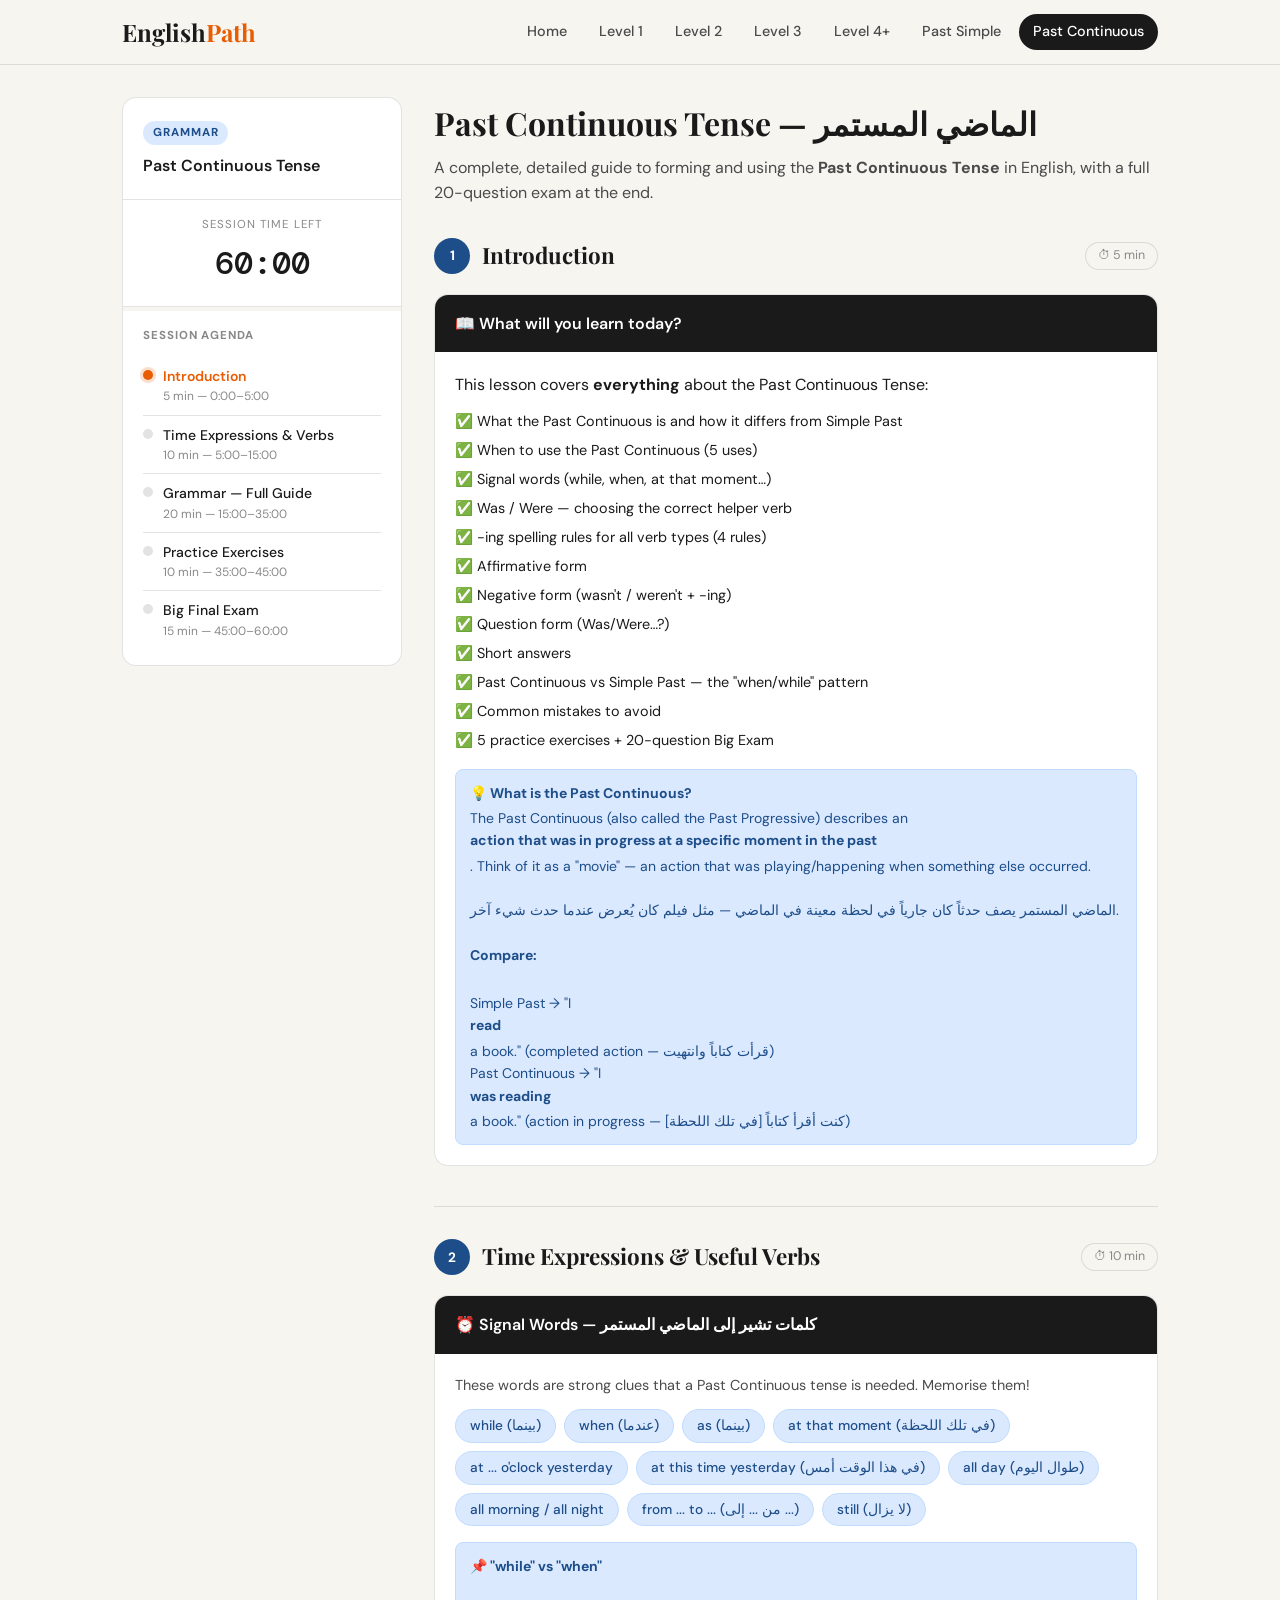
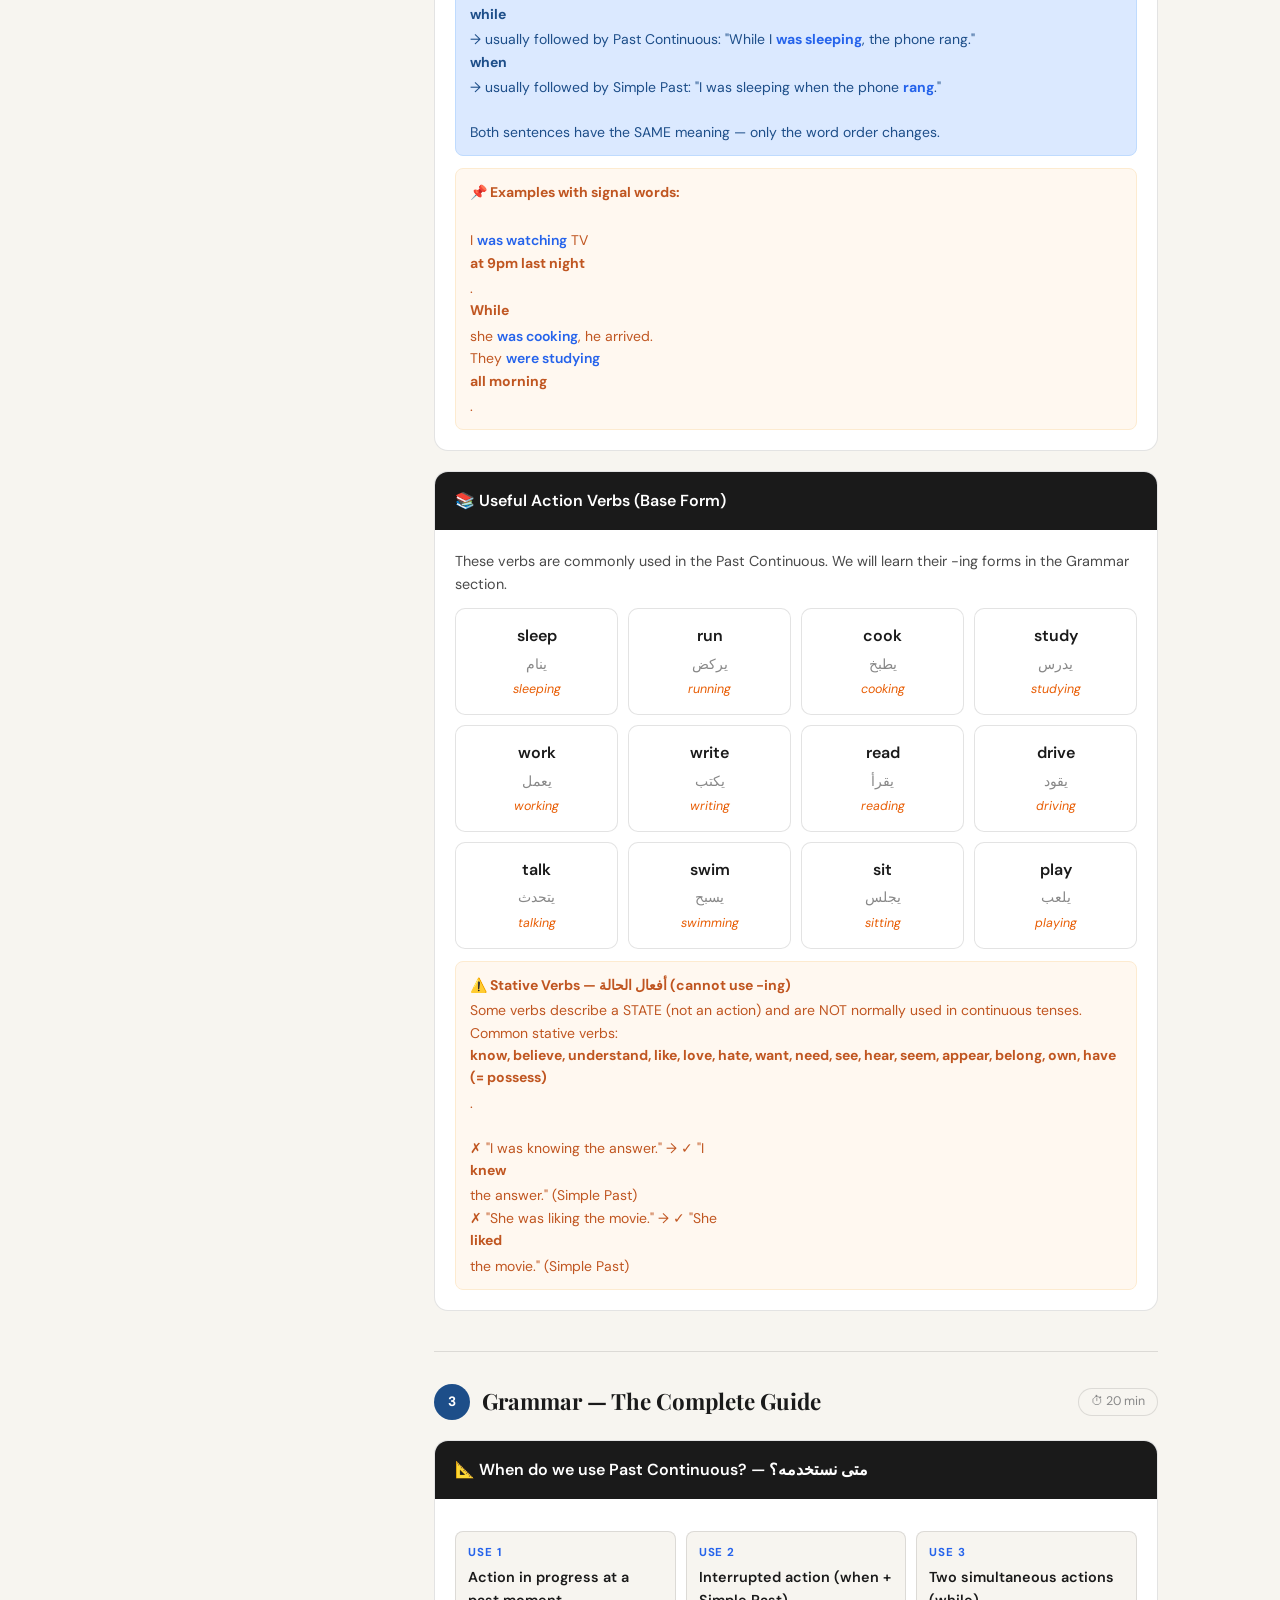
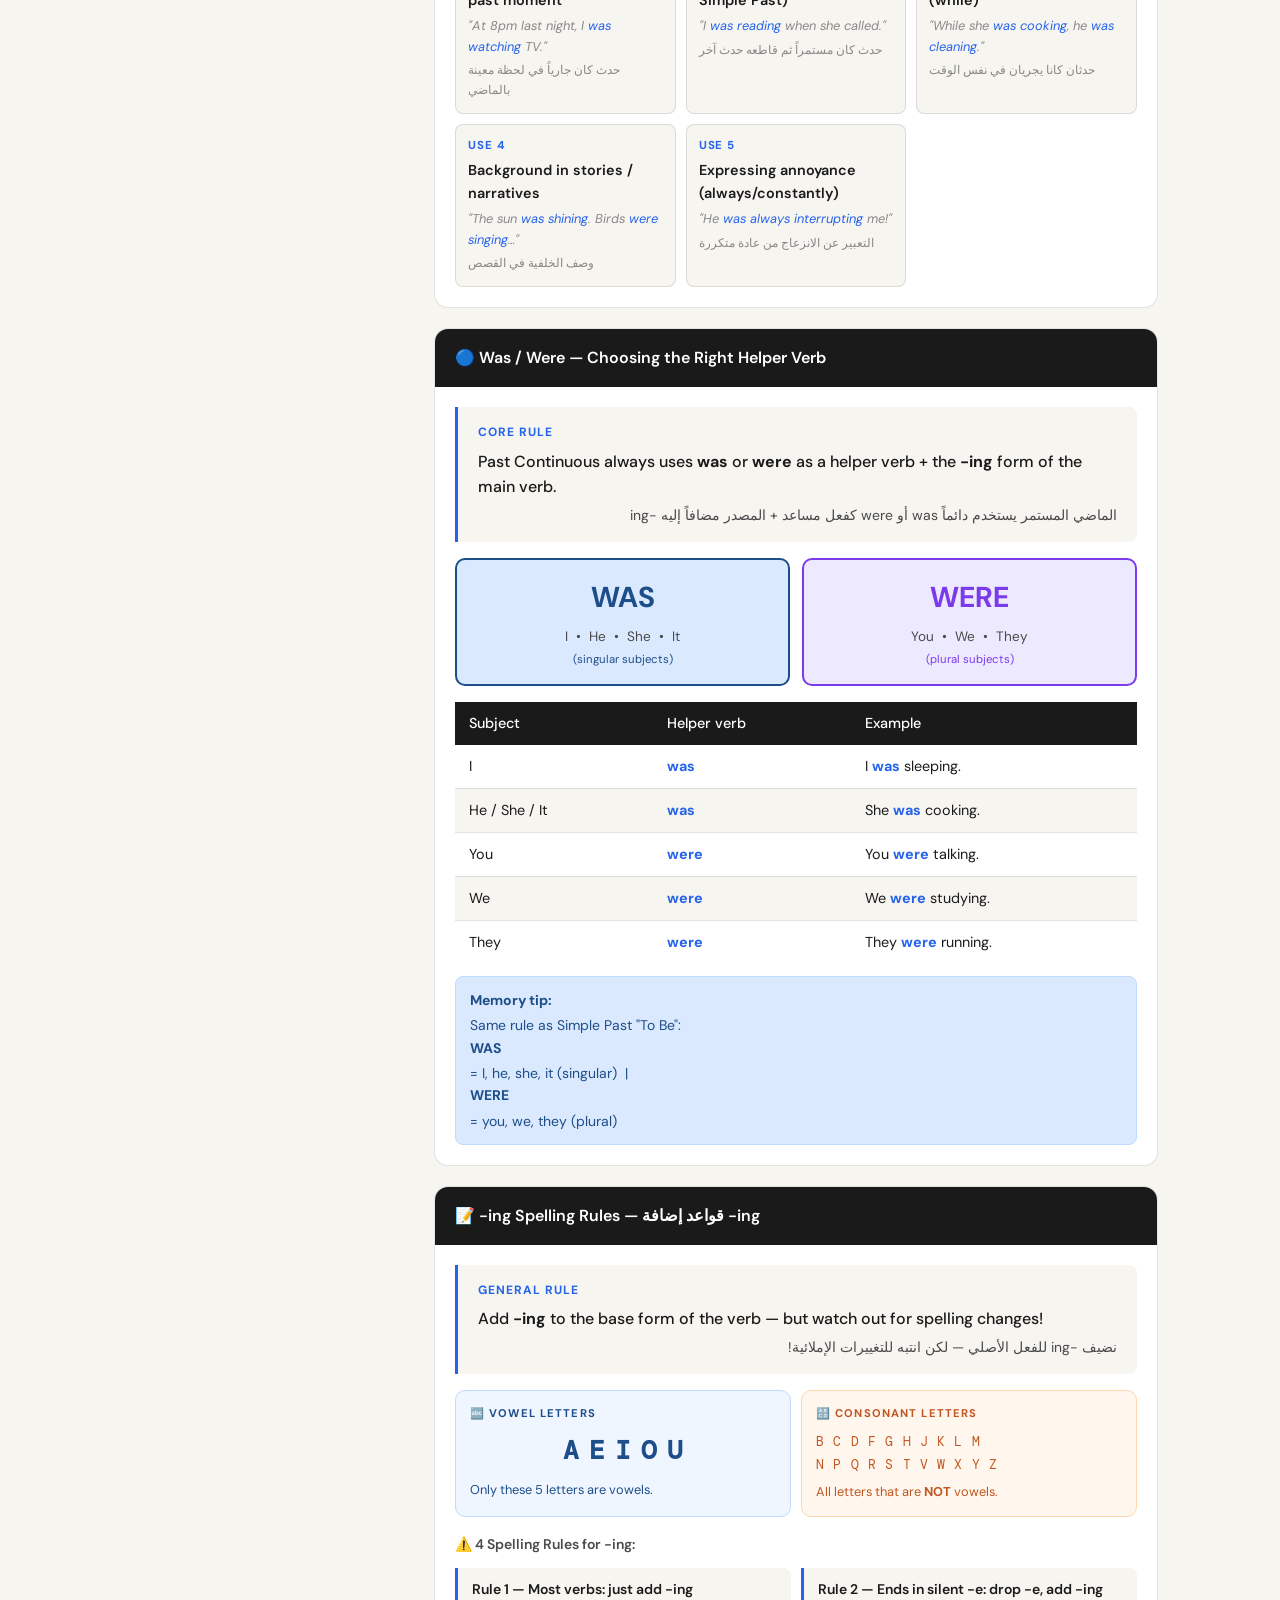
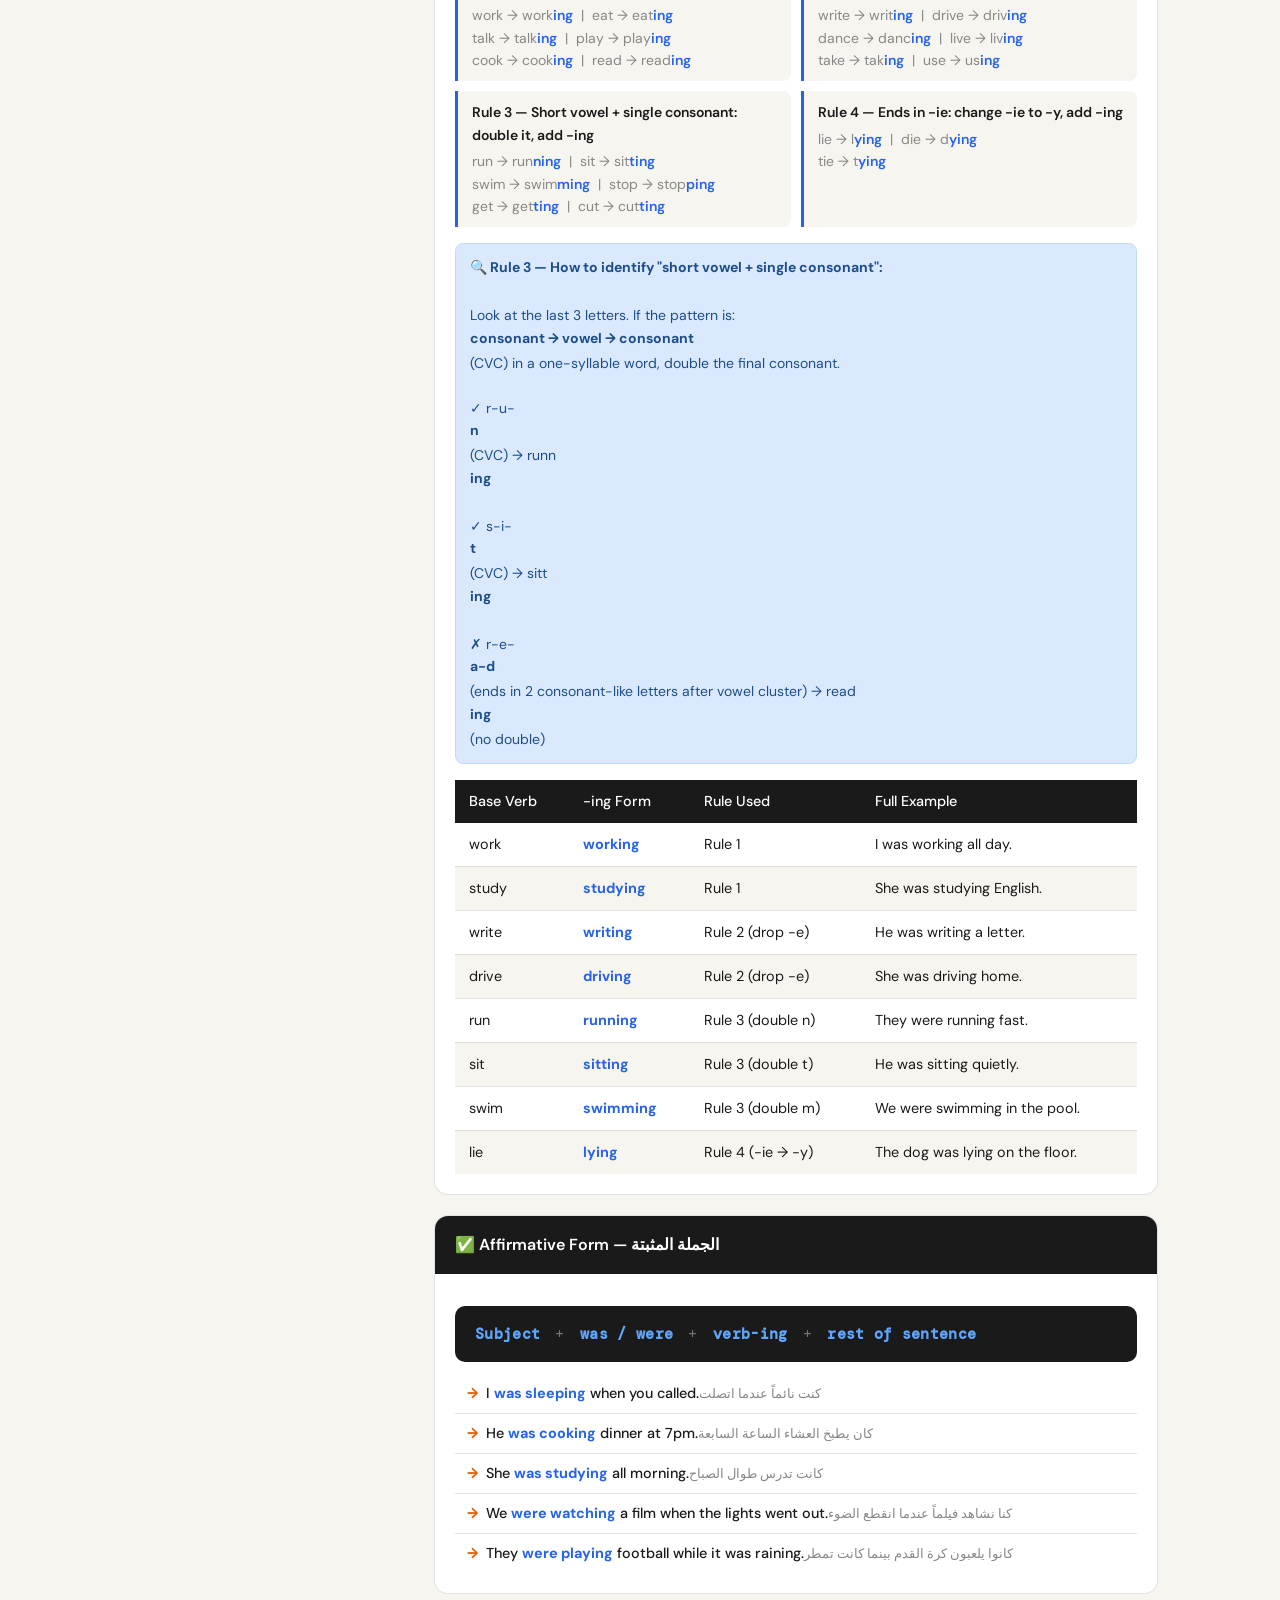
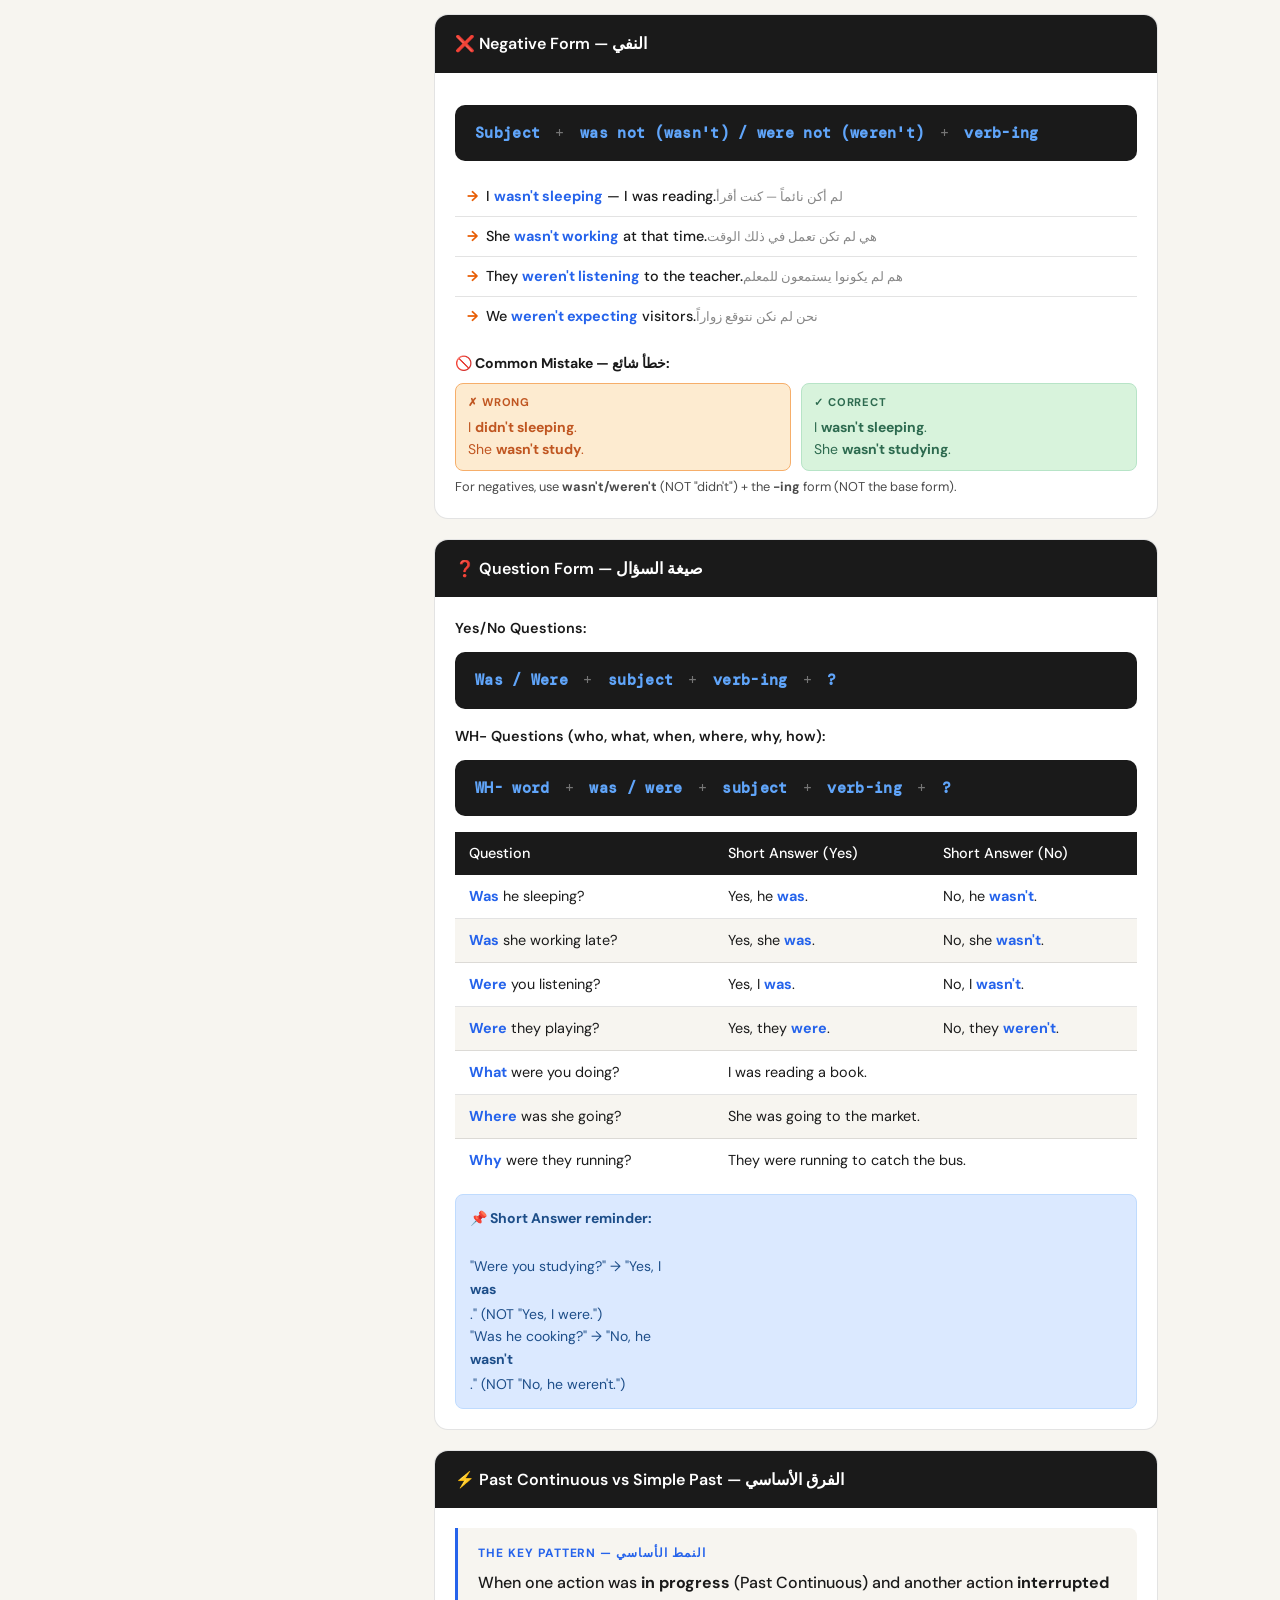
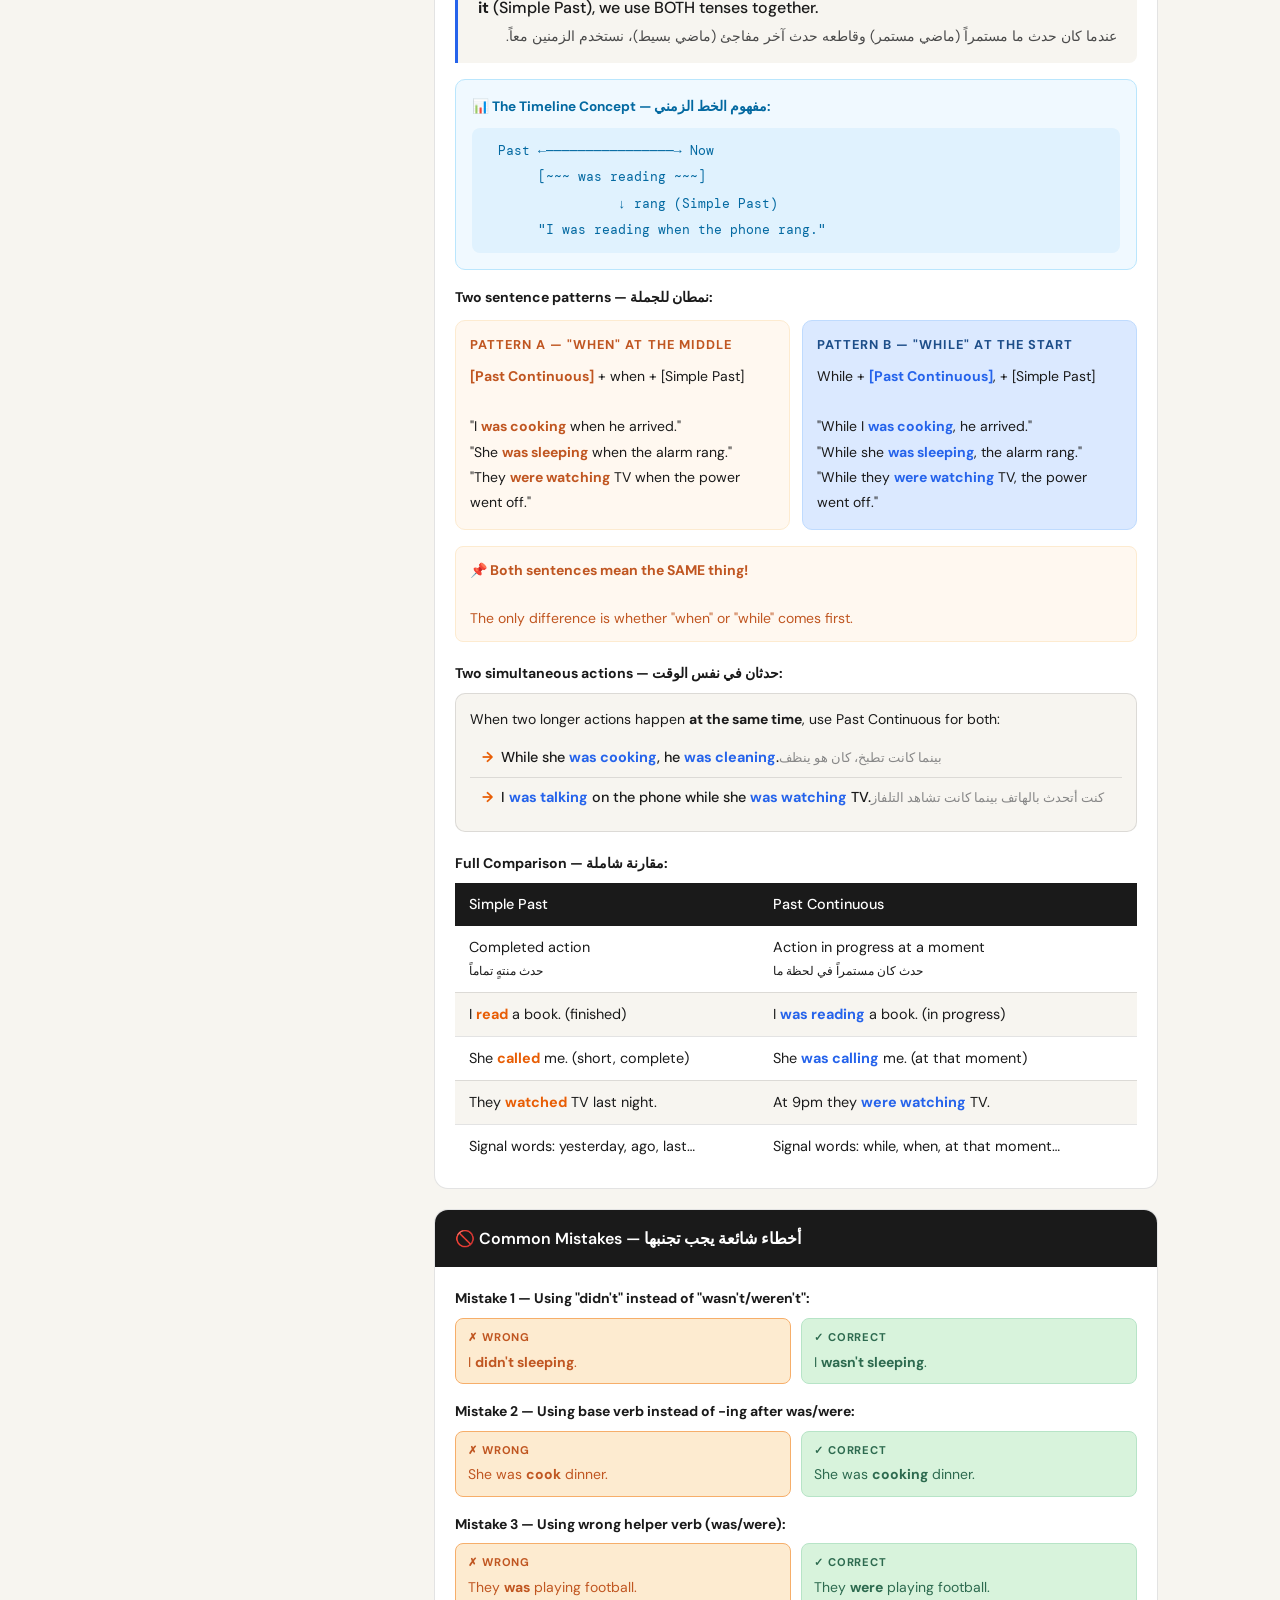
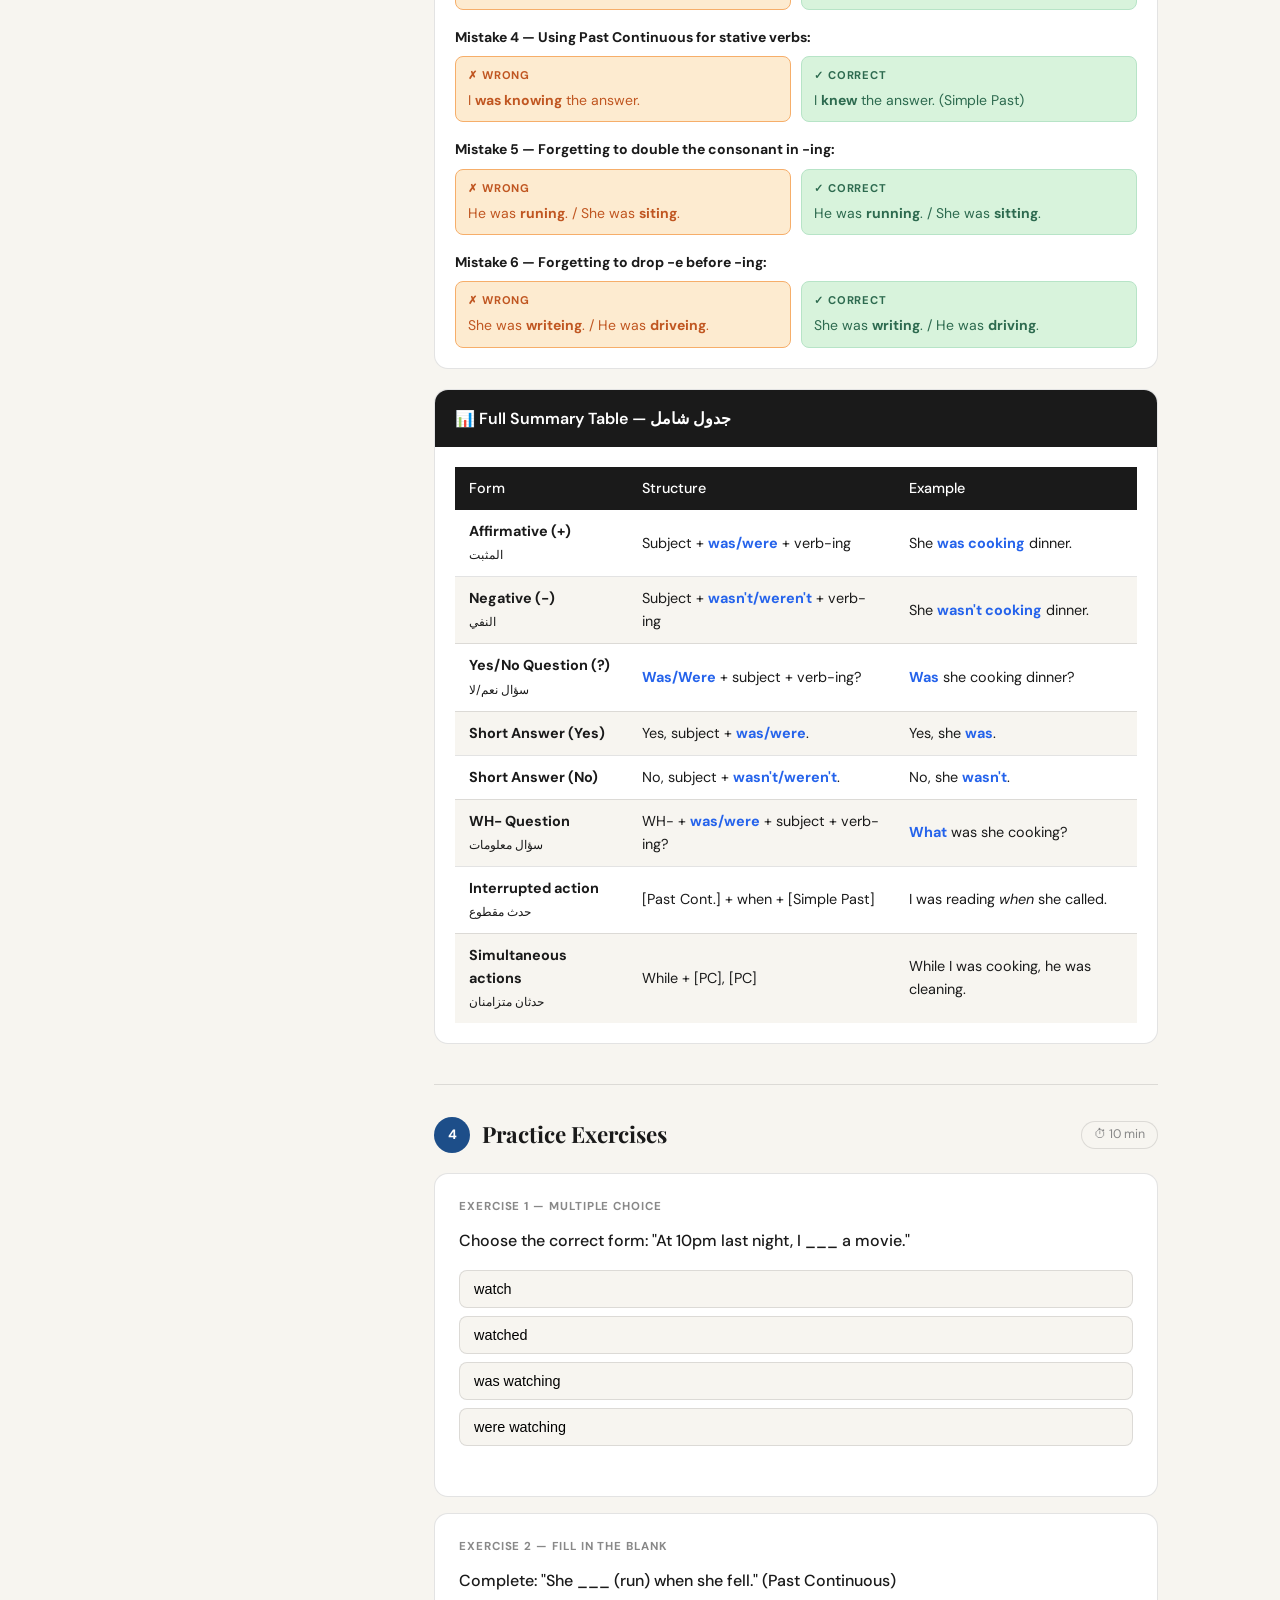
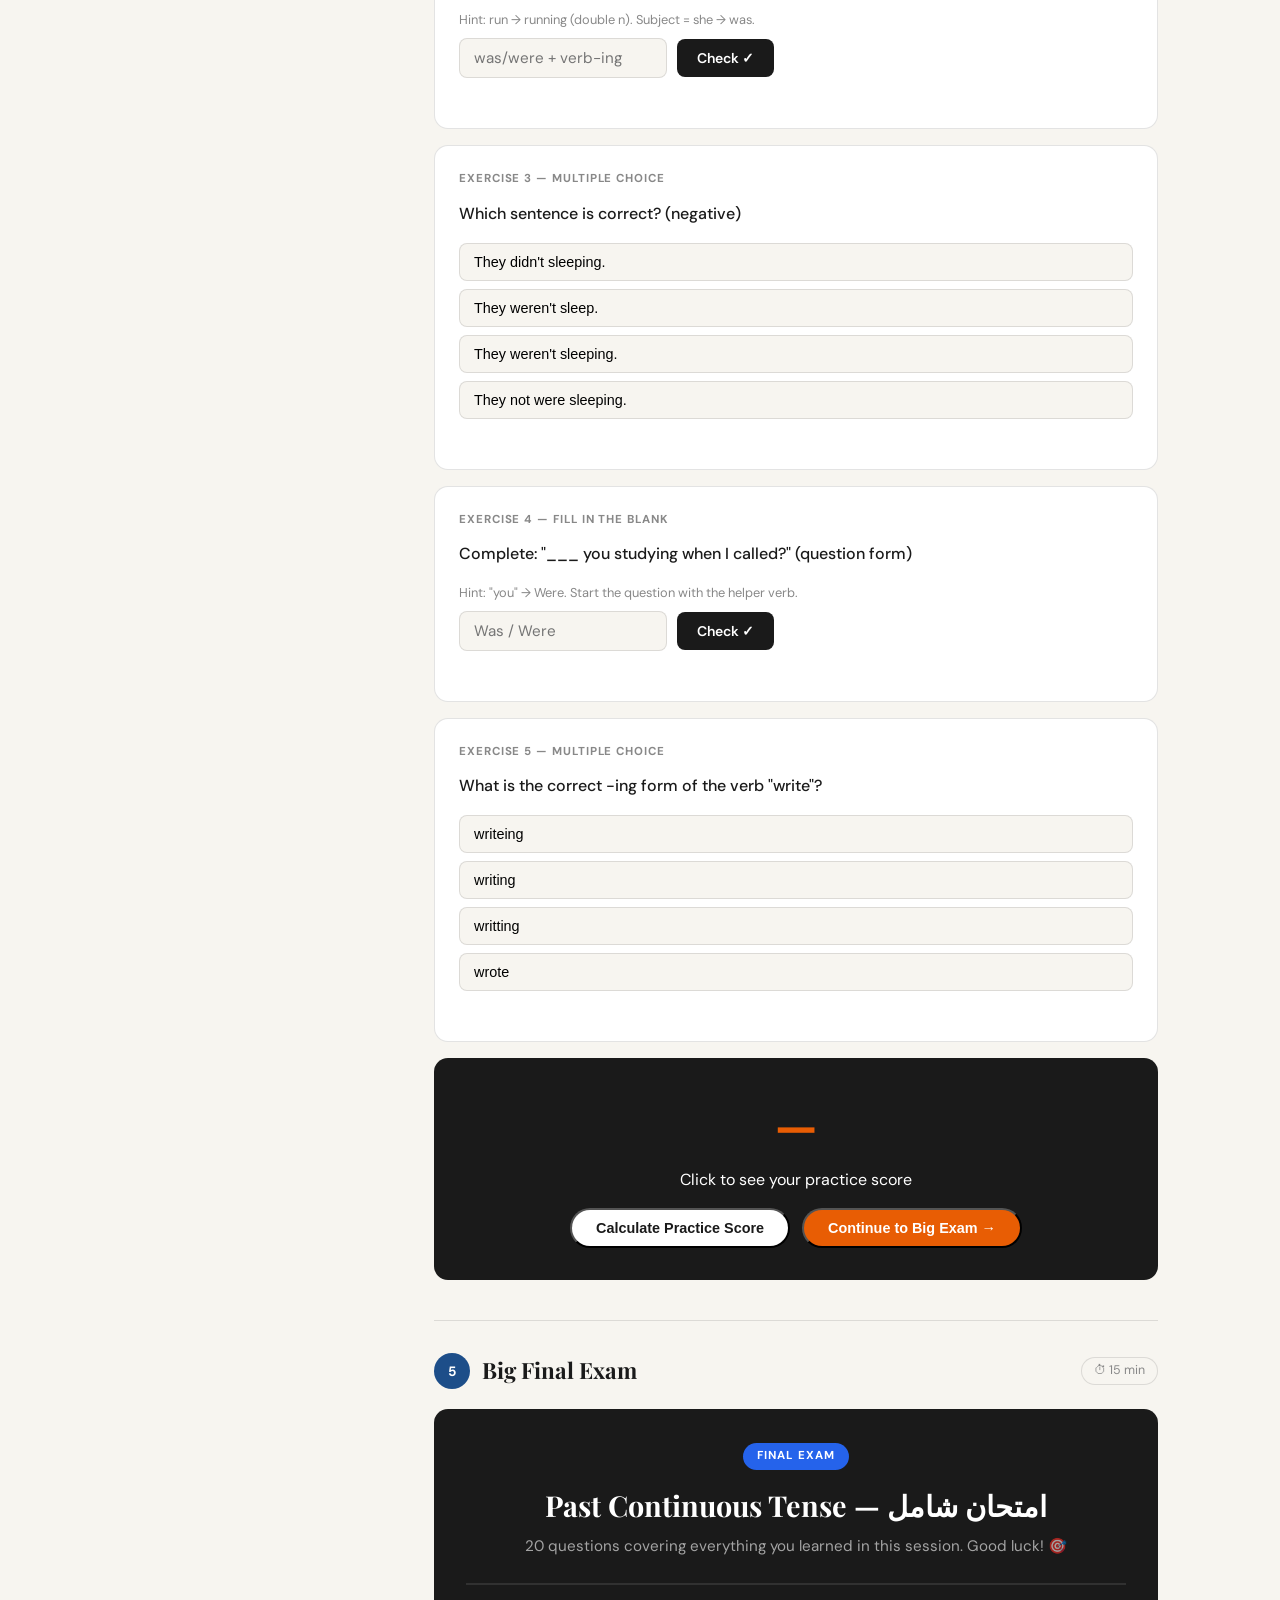
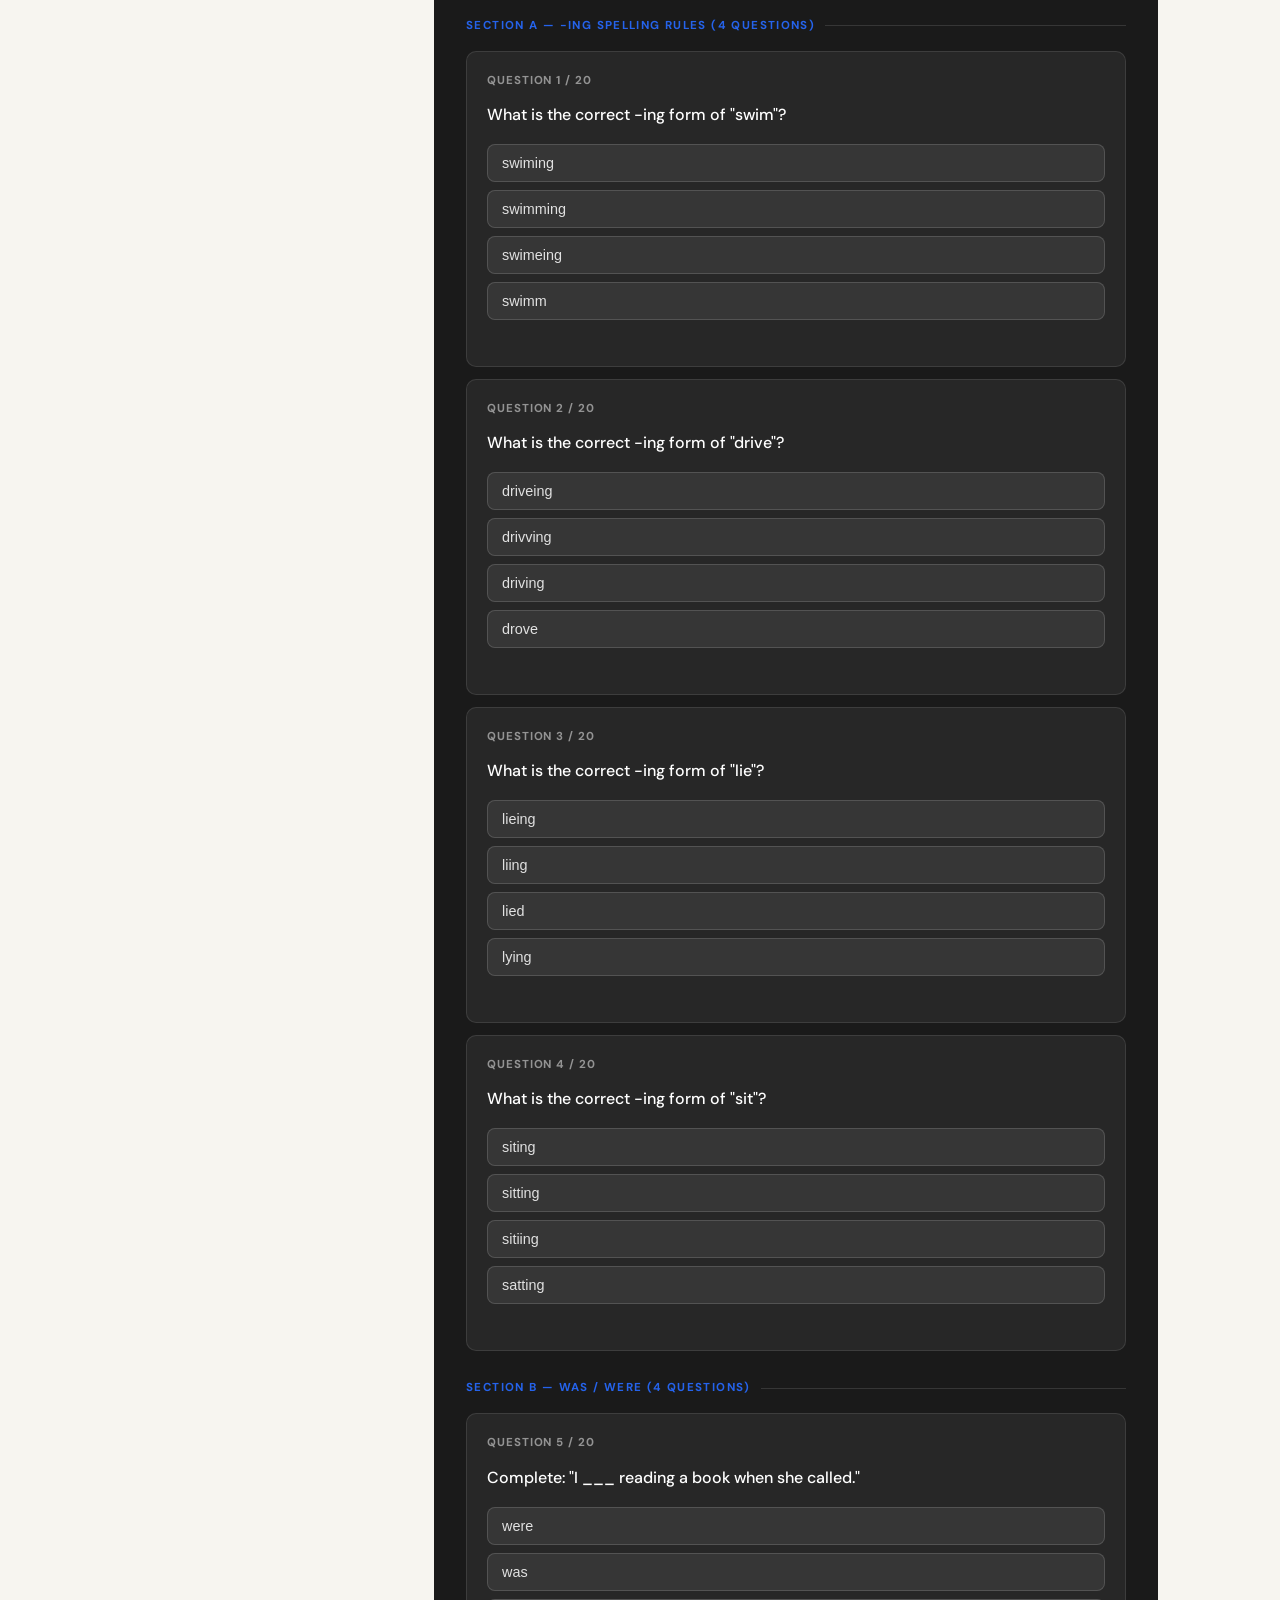
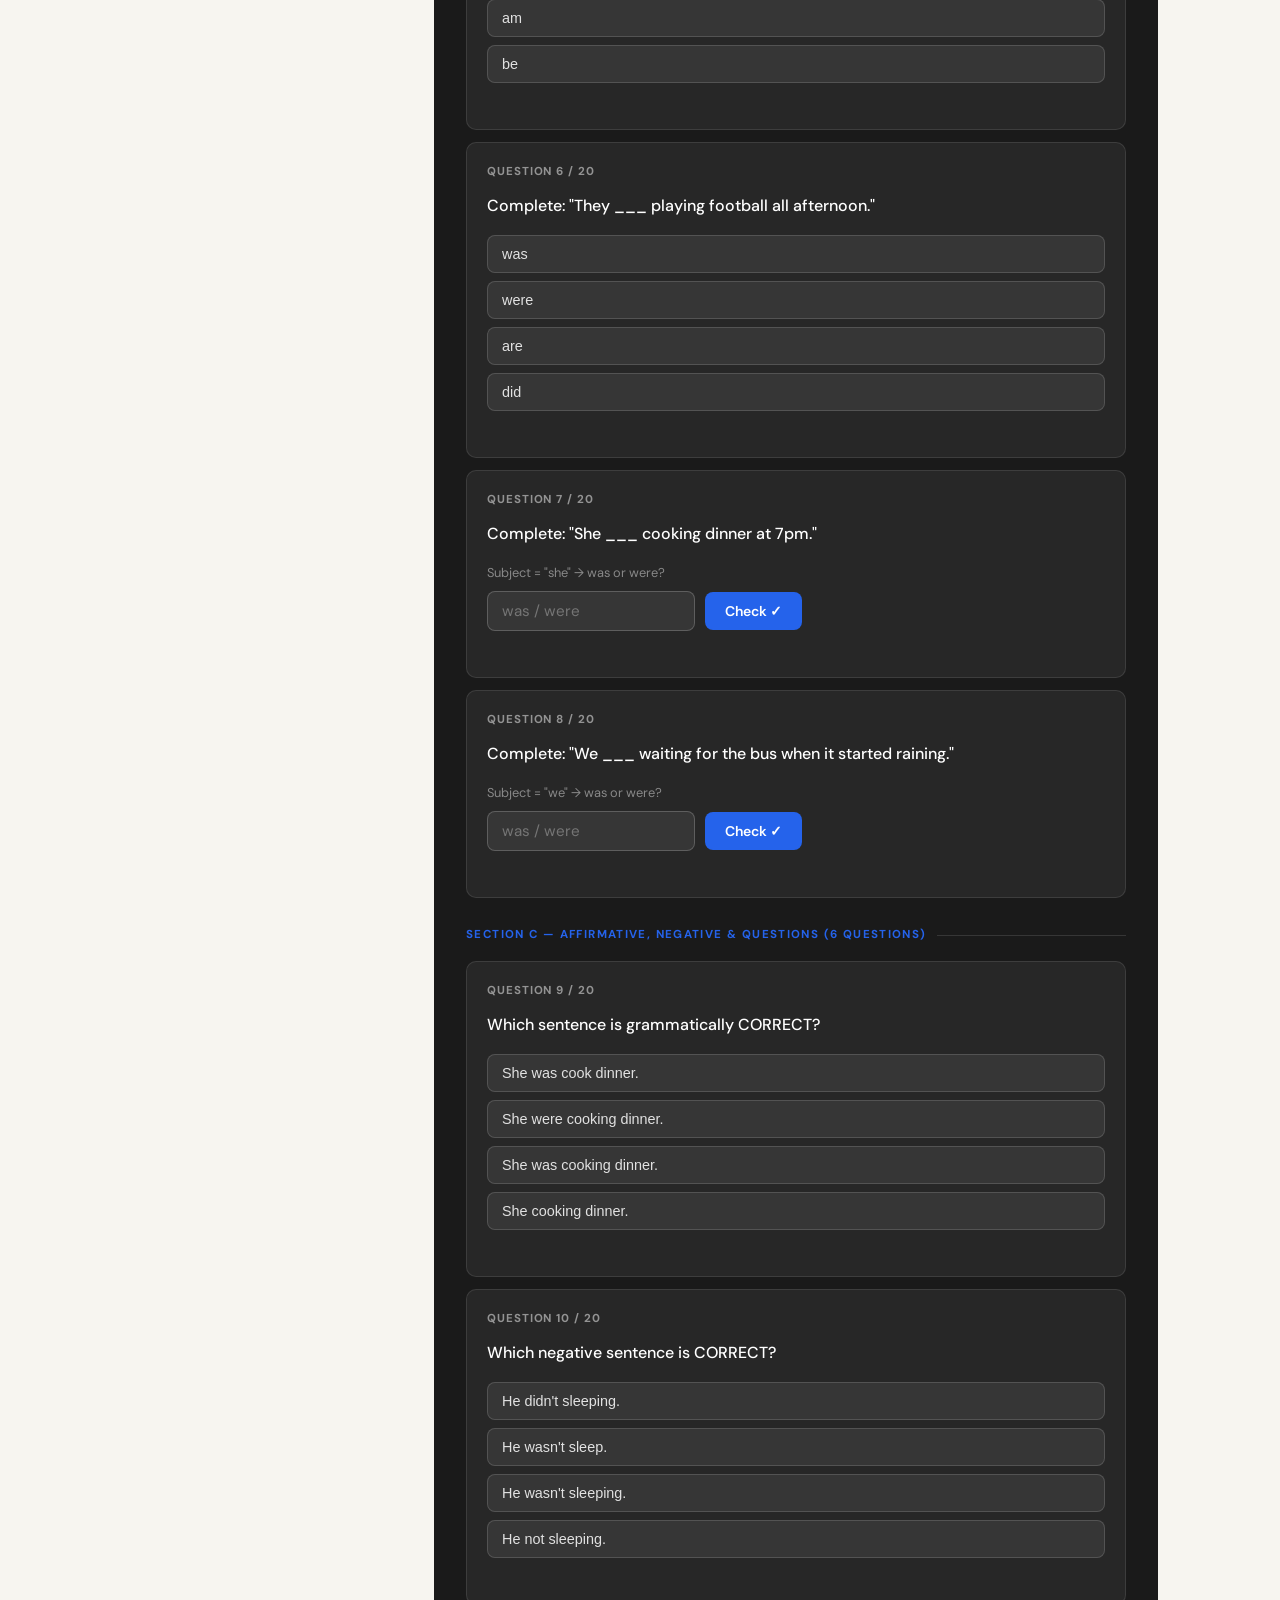
<file: lessons/past-continuous.html>
<!DOCTYPE html>
<html lang="en">
<head>
<meta charset="UTF-8"/>
<meta name="viewport" content="width=device-width,initial-scale=1.0"/>
<title>Past Continuous Tense — EnglishPath</title>
<link rel="preconnect" href="https://fonts.googleapis.com"/>
<link href="https://fonts.googleapis.com/css2?family=Playfair+Display:wght@400;700&family=DM+Sans:wght@300;400;500;600&family=DM+Mono:wght@400;500&display=swap" rel="stylesheet"/>
<link rel="stylesheet" href="../css/main.css"/>
<style>
  :root {
    --pc: #1D4E89;
    --pc-light: #DBE9FF;
    --pc-accent: #2563EB;
    --pc-mid: #1E40AF;
  }
  .progress-fill { background: var(--pc) !important; }
  .block-num { background: var(--pc) !important; }

  .exam-section {
    background: #1A1A1A;
    border-radius: var(--radius);
    padding: 2rem;
    margin-top: 1rem;
  }
  .exam-header {
    text-align: center;
    margin-bottom: 2rem;
    border-bottom: 2px solid rgba(255,255,255,0.1);
    padding-bottom: 1.5rem;
  }
  .exam-header h2 {
    font-family: 'Playfair Display', serif;
    font-size: 1.8rem;
    color: #fff;
    margin-bottom: 0.4rem;
  }
  .exam-header p { color: rgba(255,255,255,0.6); font-size: 0.95rem; }
  .exam-badge {
    display: inline-block;
    background: var(--pc-accent);
    color: #fff;
    font-size: 0.72rem;
    font-weight: 700;
    letter-spacing: 0.1em;
    text-transform: uppercase;
    padding: 4px 14px;
    border-radius: 999px;
    margin-bottom: 0.75rem;
  }
  .exam-section-title {
    font-size: 0.72rem;
    font-weight: 700;
    text-transform: uppercase;
    letter-spacing: 0.12em;
    color: var(--pc-accent);
    margin: 1.75rem 0 1rem;
    display: flex;
    align-items: center;
    gap: 10px;
  }
  .exam-section-title::after {
    content: '';
    flex: 1;
    height: 1px;
    background: rgba(255,255,255,0.12);
  }
  .exam-block {
    background: rgba(255,255,255,0.06);
    border: 1px solid rgba(255,255,255,0.1);
    border-radius: 10px;
    padding: 1.25rem;
    margin-bottom: 0.75rem;
  }
  .exam-block .ex-label { color: rgba(255,255,255,0.5); }
  .exam-block .ex-question { color: #fff; }
  .exam-block .ex-opt {
    background: rgba(255,255,255,0.07);
    border-color: rgba(255,255,255,0.15);
    color: rgba(255,255,255,0.85);
  }
  .exam-block .ex-opt:hover:not(:disabled) {
    border-color: var(--pc-accent);
    background: rgba(37,99,235,0.18);
  }
  .exam-block .fill-hint { color: rgba(255,255,255,0.45); }
  .exam-block .fill-in {
    background: rgba(255,255,255,0.07);
    border-color: rgba(255,255,255,0.2);
    color: #fff;
  }
  .exam-block .fill-in:focus { border-color: var(--pc-accent); }
  .exam-block .check-btn { background: var(--pc-accent); }
  .exam-block .check-btn:hover { background: var(--pc-mid); }
  .exam-block .ex-feedback.ok { color: #6EE7B7; }
  .exam-block .ex-feedback.err { color: #FCA5A5; }
  .exam-score-box {
    background: rgba(255,255,255,0.08);
    border: 2px solid rgba(37,99,235,0.4);
    border-radius: var(--radius);
    padding: 2rem;
    text-align: center;
    margin-top: 1.5rem;
  }
  .exam-score-num {
    font-size: 4rem;
    font-weight: 700;
    color: var(--pc-accent);
    font-family: 'DM Mono', monospace;
  }
  .exam-score-label { color: rgba(255,255,255,0.7); font-size: 1.05rem; margin-bottom: 1rem; }
  .exam-score-bar {
    height: 12px;
    background: rgba(255,255,255,0.1);
    border-radius: 999px;
    overflow: hidden;
    margin: 1rem 0;
  }
  .exam-score-fill {
    height: 100%;
    background: var(--pc-accent);
    border-radius: 999px;
    transition: width 1s ease;
    width: 0%;
  }
  .exam-grade {
    font-size: 1.5rem;
    font-weight: 700;
    color: #fff;
    margin-bottom: 0.5rem;
  }

  /* PC-specific components */
  .uses-grid {
    display: grid;
    grid-template-columns: repeat(auto-fill, minmax(220px, 1fr));
    gap: 10px;
    margin-top: 0.75rem;
  }
  .use-card {
    background: var(--cream);
    border: 1px solid var(--border);
    border-radius: 8px;
    padding: 12px;
  }
  .use-num {
    font-size: 0.72rem;
    font-weight: 700;
    text-transform: uppercase;
    letter-spacing: 0.08em;
    color: var(--pc-accent);
    margin-bottom: 4px;
  }
  .use-title { font-weight: 600; font-size: 0.9rem; margin-bottom: 4px; }
  .use-ex { font-size: 0.8rem; color: var(--ink-muted); font-style: italic; }
  .formula-box {
    background: var(--ink);
    color: var(--white);
    border-radius: 10px;
    padding: 1rem 1.25rem;
    font-family: 'DM Mono', monospace;
    font-size: 0.95rem;
    margin: 0.75rem 0;
    letter-spacing: 0.02em;
  }
  .formula-box .f-plus { color: rgba(255,255,255,0.4); margin: 0 6px; }
  .formula-box .f-key { color: #60A5FA; font-weight: 700; }
  .formula-box .f-opt { color: rgba(255,255,255,0.5); font-size: 0.8rem; }
  .signal-tags { display: flex; flex-wrap: wrap; gap: 8px; margin-top: 0.75rem; }
  .signal-tag {
    background: var(--pc-light);
    border: 1px solid #BFDBFE;
    color: var(--pc);
    padding: 5px 14px;
    border-radius: 999px;
    font-size: 0.85rem;
    font-weight: 500;
  }
  .spelling-grid {
    display: grid;
    grid-template-columns: repeat(auto-fill, minmax(260px, 1fr));
    gap: 10px;
    margin-top: 0.75rem;
  }
  .spell-card {
    background: var(--cream);
    border-left: 3px solid var(--pc-accent);
    border-radius: 0 8px 8px 0;
    padding: 10px 14px;
    font-size: 0.875rem;
  }
  .spell-rule { font-weight: 600; color: var(--ink); margin-bottom: 4px; }
  .spell-ex { color: var(--ink-muted); }
  .spell-ex span { color: var(--pc-accent); font-weight: 600; }
  .mistake-row {
    display: grid;
    grid-template-columns: 1fr 1fr;
    gap: 10px;
    margin-top: 0.5rem;
  }
  .mistake-wrong {
    background: #FDEBD0;
    border: 1px solid #F6AE6A;
    border-radius: 8px;
    padding: 10px 12px;
    font-size: 0.875rem;
    color: #C05621;
  }
  .mistake-right {
    background: #D8F3DC;
    border: 1px solid #B7E4C7;
    border-radius: 8px;
    padding: 10px 12px;
    font-size: 0.875rem;
    color: #2D6A4F;
  }
  .mistake-label { font-size: 0.7rem; font-weight: 700; text-transform: uppercase; letter-spacing: 0.08em; margin-bottom: 4px; }

  /* contrast box for PC vs PS */
  .contrast-grid {
    display: grid;
    grid-template-columns: 1fr 1fr;
    gap: 12px;
    margin-top: 0.75rem;
  }
  .contrast-card {
    border-radius: 10px;
    padding: 14px;
    font-size: 0.875rem;
  }
  .contrast-ps {
    background: #FFF8F0;
    border: 1.5px solid #FDEBD0;
  }
  .contrast-ps .c-head { color: #C05621; font-weight: 700; margin-bottom: 8px; font-size: 0.8rem; text-transform: uppercase; letter-spacing: 0.08em; }
  .contrast-pc {
    background: var(--pc-light);
    border: 1.5px solid #BFDBFE;
  }
  .contrast-pc .c-head { color: var(--pc); font-weight: 700; margin-bottom: 8px; font-size: 0.8rem; text-transform: uppercase; letter-spacing: 0.08em; }
  .c-ex { color: var(--ink); line-height: 1.8; }
  .c-ex strong { color: var(--pc-accent); }
  .contrast-ps .c-ex strong { color: #C05621; }

  .was-were-table {
    display: grid;
    grid-template-columns: 1fr 1fr;
    gap: 12px;
    margin-top: 0.75rem;
  }
  .ww-card {
    border-radius: 10px;
    padding: 14px;
    text-align: center;
  }
  .ww-was { background: #DBE9FF; border: 2px solid var(--pc); }
  .ww-were { background: #EDE9FE; border: 2px solid #7C3AED; }
  .ww-title { font-size: 1.8rem; font-weight: 700; margin-bottom: 6px; }
  .ww-was .ww-title { color: var(--pc); }
  .ww-were .ww-title { color: #7C3AED; }
  .ww-pronouns { font-size: 0.85rem; color: var(--ink-light); }

  /* highlight specifically for PC accent in examples */
  .hl-pc { color: var(--pc-accent); font-weight: 700; }
</style>
</head>
<body>

<nav class="navbar">
  <div class="nav-inner">
    <a href="../index.html" class="logo">English<span>Path</span></a>
    <div class="nav-links">
      <a href="../index.html">Home</a>
      <a href="level1.html">Level 1</a>
      <a href="level2.html">Level 2</a>
      <a href="level3.html">Level 3</a>
      <a href="level4.html">Level 4+</a>
      <a href="past-simple.html">Past Simple</a>
      <a href="past-continuous.html" class="active">Past Continuous</a>
    </div>
  </div>
</nav>

<div class="lesson-layout">

  <!-- SIDEBAR -->
  <aside class="sidebar">
    <div class="sidebar-card">
      <div class="sidebar-top">
        <div class="lv-badge" style="background:#DBE9FF;color:#1D4E89;">Grammar</div>
        <div class="sidebar-title">Past Continuous Tense</div>
      </div>
      <div class="timer-block">
        <div class="timer-label">Session Time Left</div>
        <div class="timer-display" id="timer">60:00</div>
      </div>
      <div class="progress-track">
        <div class="progress-fill" id="progress-fill" style="width:0%"></div>
      </div>
      <div class="agenda-list">
        <h4>Session Agenda</h4>
        <div class="agenda-item active" onclick="scrollToSection('warmup')">
          <div class="ai-dot"></div>
          <div class="ai-info"><div class="ai-title">Introduction</div><div class="ai-time">5 min — 0:00–5:00</div></div>
        </div>
        <div class="agenda-item" onclick="scrollToSection('vocabulary')">
          <div class="ai-dot"></div>
          <div class="ai-info"><div class="ai-title">Time Expressions &amp; Verbs</div><div class="ai-time">10 min — 5:00–15:00</div></div>
        </div>
        <div class="agenda-item" onclick="scrollToSection('grammar')">
          <div class="ai-dot"></div>
          <div class="ai-info"><div class="ai-title">Grammar — Full Guide</div><div class="ai-time">20 min — 15:00–35:00</div></div>
        </div>
        <div class="agenda-item" onclick="scrollToSection('exercises')">
          <div class="ai-dot"></div>
          <div class="ai-info"><div class="ai-title">Practice Exercises</div><div class="ai-time">10 min — 35:00–45:00</div></div>
        </div>
        <div class="agenda-item" onclick="scrollToSection('exam')">
          <div class="ai-dot"></div>
          <div class="ai-info"><div class="ai-title">Big Final Exam</div><div class="ai-time">15 min — 45:00–60:00</div></div>
        </div>
      </div>
    </div>
  </aside>

  <!-- MAIN -->
  <main class="lesson-main">
    <div class="lesson-header">
      <h1>Past Continuous Tense — الماضي المستمر</h1>
      <p>A complete, detailed guide to forming and using the <strong>Past Continuous Tense</strong> in English, with a full 20-question exam at the end.</p>
    </div>

    <!-- ===== 1. INTRODUCTION ===== -->
    <section class="lesson-block" id="warmup">
      <div class="block-header">
        <div class="block-num">1</div>
        <h2>Introduction</h2>
        <span class="block-time">⏱ 5 min</span>
      </div>
      <div class="grammar-box">
        <div class="grammar-box-head"><h3>📖 What will you learn today?</h3></div>
        <div class="grammar-box-body">
          <p style="margin-bottom:0.75rem;">This lesson covers <strong>everything</strong> about the Past Continuous Tense:</p>
          <ul style="list-style:none;display:flex;flex-direction:column;gap:6px;">
            <li style="font-size:0.9rem;">✅ What the Past Continuous is and how it differs from Simple Past</li>
            <li style="font-size:0.9rem;">✅ When to use the Past Continuous (5 uses)</li>
            <li style="font-size:0.9rem;">✅ Signal words (while, when, at that moment…)</li>
            <li style="font-size:0.9rem;">✅ Was / Were — choosing the correct helper verb</li>
            <li style="font-size:0.9rem;">✅ -ing spelling rules for all verb types (4 rules)</li>
            <li style="font-size:0.9rem;">✅ Affirmative form</li>
            <li style="font-size:0.9rem;">✅ Negative form (wasn't / weren't + -ing)</li>
            <li style="font-size:0.9rem;">✅ Question form (Was/Were…?)</li>
            <li style="font-size:0.9rem;">✅ Short answers</li>
            <li style="font-size:0.9rem;">✅ Past Continuous vs Simple Past — the "when/while" pattern</li>
            <li style="font-size:0.9rem;">✅ Common mistakes to avoid</li>
            <li style="font-size:0.9rem;">✅ 5 practice exercises + 20-question Big Exam</li>
          </ul>
          <div class="note-box" style="margin-top:1rem;background:#DBE9FF;border-color:#BFDBFE;color:#1D4E89;">
            <strong>💡 What is the Past Continuous?</strong>
            The Past Continuous (also called the Past Progressive) describes an <strong>action that was in progress at a specific moment in the past</strong>. Think of it as a "movie" — an action that was playing/happening when something else occurred.
            <br/><br/>
            الماضي المستمر يصف حدثاً كان جارياً في لحظة معينة في الماضي — مثل فيلم كان يُعرض عندما حدث شيء آخر.
            <br/><br/>
            <strong>Compare:</strong><br/>
            Simple Past → "I <strong>read</strong> a book." (completed action — قرأت كتاباً وانتهيت)<br/>
            Past Continuous → "I <strong>was reading</strong> a book." (action in progress — كنت أقرأ كتاباً [في تلك اللحظة])
          </div>
        </div>
      </div>
    </section>

    <div class="lesson-divider"></div>

    <!-- ===== 2. VOCABULARY ===== -->
    <section class="lesson-block" id="vocabulary">
      <div class="block-header">
        <div class="block-num">2</div>
        <h2>Time Expressions &amp; Useful Verbs</h2>
        <span class="block-time">⏱ 10 min</span>
      </div>

      <div class="grammar-box" style="margin-bottom:1.25rem;">
        <div class="grammar-box-head"><h3>⏰ Signal Words — كلمات تشير إلى الماضي المستمر</h3></div>
        <div class="grammar-box-body">
          <p style="margin-bottom:0.75rem;font-size:0.9rem;color:var(--ink-light);">These words are strong clues that a Past Continuous tense is needed. Memorise them!</p>
          <div class="signal-tags">
            <span class="signal-tag">while (بينما)</span>
            <span class="signal-tag">when (عندما)</span>
            <span class="signal-tag">as (بينما)</span>
            <span class="signal-tag">at that moment (في تلك اللحظة)</span>
            <span class="signal-tag">at ... o'clock yesterday</span>
            <span class="signal-tag">at this time yesterday (في هذا الوقت أمس)</span>
            <span class="signal-tag">all day (طوال اليوم)</span>
            <span class="signal-tag">all morning / all night</span>
            <span class="signal-tag">from ... to ... (من ... إلى ...)</span>
            <span class="signal-tag">still (لا يزال)</span>
          </div>

          <div class="note-box" style="margin-top:1rem;background:#DBE9FF;border-color:#BFDBFE;color:#1D4E89;">
            <strong>📌 "while" vs "when"</strong><br/>
            <strong>while</strong> → usually followed by Past Continuous: "While I <span style="color:var(--pc-accent);font-weight:700;">was sleeping</span>, the phone rang."<br/>
            <strong>when</strong> → usually followed by Simple Past: "I was sleeping when the phone <span style="color:var(--pc-accent);font-weight:700;">rang</span>."<br/><br/>
            Both sentences have the SAME meaning — only the word order changes.
          </div>

          <div class="note-box" style="margin-top:0.75rem;">
            <strong>📌 Examples with signal words:</strong>
            <br/>I <span style="color:var(--pc-accent);font-weight:600;">was watching</span> TV <strong>at 9pm last night</strong>.
            <br/><strong>While</strong> she <span style="color:var(--pc-accent);font-weight:600;">was cooking</span>, he arrived.
            <br/>They <span style="color:var(--pc-accent);font-weight:600;">were studying</span> <strong>all morning</strong>.
          </div>
        </div>
      </div>

      <div class="grammar-box">
        <div class="grammar-box-head"><h3>📚 Useful Action Verbs (Base Form)</h3></div>
        <div class="grammar-box-body">
          <p style="margin-bottom:0.75rem;font-size:0.9rem;color:var(--ink-light);">These verbs are commonly used in the Past Continuous. We will learn their -ing forms in the Grammar section.</p>
          <div class="vocab-grid">
            <div class="vocab-card"><div class="vocab-en">sleep</div><div class="vocab-ar">ينام</div><div class="vocab-example">sleeping</div></div>
            <div class="vocab-card"><div class="vocab-en">run</div><div class="vocab-ar">يركض</div><div class="vocab-example">running</div></div>
            <div class="vocab-card"><div class="vocab-en">cook</div><div class="vocab-ar">يطبخ</div><div class="vocab-example">cooking</div></div>
            <div class="vocab-card"><div class="vocab-en">study</div><div class="vocab-ar">يدرس</div><div class="vocab-example">studying</div></div>
            <div class="vocab-card"><div class="vocab-en">work</div><div class="vocab-ar">يعمل</div><div class="vocab-example">working</div></div>
            <div class="vocab-card"><div class="vocab-en">write</div><div class="vocab-ar">يكتب</div><div class="vocab-example">writing</div></div>
            <div class="vocab-card"><div class="vocab-en">read</div><div class="vocab-ar">يقرأ</div><div class="vocab-example">reading</div></div>
            <div class="vocab-card"><div class="vocab-en">drive</div><div class="vocab-ar">يقود</div><div class="vocab-example">driving</div></div>
            <div class="vocab-card"><div class="vocab-en">talk</div><div class="vocab-ar">يتحدث</div><div class="vocab-example">talking</div></div>
            <div class="vocab-card"><div class="vocab-en">swim</div><div class="vocab-ar">يسبح</div><div class="vocab-example">swimming</div></div>
            <div class="vocab-card"><div class="vocab-en">sit</div><div class="vocab-ar">يجلس</div><div class="vocab-example">sitting</div></div>
            <div class="vocab-card"><div class="vocab-en">play</div><div class="vocab-ar">يلعب</div><div class="vocab-example">playing</div></div>
          </div>
          <div class="note-box" style="margin-top:0.75rem;background:#FFF8F0;border-color:#FDEBD0;color:#C05621;">
            <strong>⚠️ Stative Verbs — أفعال الحالة (cannot use -ing)</strong>
            Some verbs describe a STATE (not an action) and are NOT normally used in continuous tenses. Common stative verbs: <strong>know, believe, understand, like, love, hate, want, need, see, hear, seem, appear, belong, own, have (= possess)</strong>.<br/>
            <br/>
            ✗ "I was knowing the answer." → ✓ "I <strong>knew</strong> the answer." (Simple Past)<br/>
            ✗ "She was liking the movie." → ✓ "She <strong>liked</strong> the movie." (Simple Past)
          </div>
        </div>
      </div>
    </section>

    <div class="lesson-divider"></div>

    <!-- ===== 3. GRAMMAR ===== -->
    <section class="lesson-block" id="grammar">
      <div class="block-header">
        <div class="block-num">3</div>
        <h2>Grammar — The Complete Guide</h2>
        <span class="block-time">⏱ 20 min</span>
      </div>

      <!-- 3.1 When to use -->
      <div class="grammar-box" style="margin-bottom:1.25rem;">
        <div class="grammar-box-head"><h3>📐 When do we use Past Continuous? — متى نستخدمه؟</h3></div>
        <div class="grammar-box-body">
          <div class="uses-grid">
            <div class="use-card">
              <div class="use-num">Use 1</div>
              <div class="use-title">Action in progress at a past moment</div>
              <div class="use-ex">"At 8pm last night, I <span style="color:var(--pc-accent)">was watching</span> TV."</div>
              <div style="font-size:0.78rem;color:var(--ink-muted);margin-top:4px;">حدث كان جارياً في لحظة معينة بالماضي</div>
            </div>
            <div class="use-card">
              <div class="use-num">Use 2</div>
              <div class="use-title">Interrupted action (when + Simple Past)</div>
              <div class="use-ex">"I <span style="color:var(--pc-accent)">was reading</span> when she called."</div>
              <div style="font-size:0.78rem;color:var(--ink-muted);margin-top:4px;">حدث كان مستمراً ثم قاطعه حدث آخر</div>
            </div>
            <div class="use-card">
              <div class="use-num">Use 3</div>
              <div class="use-title">Two simultaneous actions (while)</div>
              <div class="use-ex">"While she <span style="color:var(--pc-accent)">was cooking</span>, he <span style="color:var(--pc-accent)">was cleaning</span>."</div>
              <div style="font-size:0.78rem;color:var(--ink-muted);margin-top:4px;">حدثان كانا يجريان في نفس الوقت</div>
            </div>
            <div class="use-card">
              <div class="use-num">Use 4</div>
              <div class="use-title">Background in stories / narratives</div>
              <div class="use-ex">"The sun <span style="color:var(--pc-accent)">was shining</span>. Birds <span style="color:var(--pc-accent)">were singing</span>…"</div>
              <div style="font-size:0.78rem;color:var(--ink-muted);margin-top:4px;">وصف الخلفية في القصص</div>
            </div>
            <div class="use-card">
              <div class="use-num">Use 5</div>
              <div class="use-title">Expressing annoyance (always/constantly)</div>
              <div class="use-ex">"He <span style="color:var(--pc-accent)">was always interrupting</span> me!"</div>
              <div style="font-size:0.78rem;color:var(--ink-muted);margin-top:4px;">التعبير عن الانزعاج من عادة متكررة</div>
            </div>
          </div>
        </div>
      </div>

      <!-- 3.2 Was / Were -->
      <div class="grammar-box" style="margin-bottom:1.25rem;">
        <div class="grammar-box-head"><h3>🔵 Was / Were — Choosing the Right Helper Verb</h3></div>
        <div class="grammar-box-body">
          <div class="rule-block" style="border-color:var(--pc-accent);">
            <div class="rule-label" style="color:var(--pc-accent);">Core Rule</div>
            <div class="rule-text">Past Continuous always uses <strong>was</strong> or <strong>were</strong> as a helper verb + the <strong>-ing</strong> form of the main verb.</div>
            <div class="rule-ar">الماضي المستمر يستخدم دائماً was أو were كفعل مساعد + المصدر مضافاً إليه -ing</div>
          </div>

          <div class="was-were-table">
            <div class="ww-card ww-was">
              <div class="ww-title">WAS</div>
              <div class="ww-pronouns">I &nbsp;•&nbsp; He &nbsp;•&nbsp; She &nbsp;•&nbsp; It<br/><small style="color:var(--pc);">(singular subjects)</small></div>
            </div>
            <div class="ww-card ww-were">
              <div class="ww-title" style="color:#7C3AED;">WERE</div>
              <div class="ww-pronouns">You &nbsp;•&nbsp; We &nbsp;•&nbsp; They<br/><small style="color:#7C3AED;">(plural subjects)</small></div>
            </div>
          </div>

          <table class="formula-table" style="margin-top:1rem;">
            <thead><tr><th>Subject</th><th>Helper verb</th><th>Example</th></tr></thead>
            <tbody>
              <tr><td>I</td><td><span class="hl-pc">was</span></td><td>I <span class="hl-pc">was</span> sleeping.</td></tr>
              <tr><td>He / She / It</td><td><span class="hl-pc">was</span></td><td>She <span class="hl-pc">was</span> cooking.</td></tr>
              <tr><td>You</td><td><span class="hl-pc">were</span></td><td>You <span class="hl-pc">were</span> talking.</td></tr>
              <tr><td>We</td><td><span class="hl-pc">were</span></td><td>We <span class="hl-pc">were</span> studying.</td></tr>
              <tr><td>They</td><td><span class="hl-pc">were</span></td><td>They <span class="hl-pc">were</span> running.</td></tr>
            </tbody>
          </table>
          <div class="note-box" style="margin-top:0.75rem;background:#DBE9FF;border-color:#BFDBFE;color:#1D4E89;">
            <strong>Memory tip:</strong> Same rule as Simple Past "To Be":<br/>
            <strong>WAS</strong> = I, he, she, it (singular) &nbsp;|&nbsp; <strong>WERE</strong> = you, we, they (plural)
          </div>
        </div>
      </div>

      <!-- 3.3 -ing Spelling Rules -->
      <div class="grammar-box" style="margin-bottom:1.25rem;">
        <div class="grammar-box-head"><h3>📝 -ing Spelling Rules — قواعد إضافة -ing</h3></div>
        <div class="grammar-box-body">
          <div class="rule-block" style="border-color:var(--pc-accent);">
            <div class="rule-label" style="color:var(--pc-accent);">General Rule</div>
            <div class="rule-text">Add <strong>-ing</strong> to the base form of the verb — but watch out for spelling changes!</div>
            <div class="rule-ar">نضيف -ing للفعل الأصلي — لكن انتبه للتغييرات الإملائية!</div>
          </div>

          <!-- Vowels / Consonants reminder -->
          <div style="margin:1rem 0;display:grid;grid-template-columns:1fr 1fr;gap:10px;">
            <div style="background:#EFF6FF;border:1.5px solid #BFDBFE;border-radius:10px;padding:14px;">
              <div style="font-size:0.7rem;font-weight:700;text-transform:uppercase;letter-spacing:0.1em;color:#1D4E89;margin-bottom:8px;">🔤 Vowel Letters</div>
              <div style="display:flex;gap:10px;justify-content:center;margin-bottom:8px;">
                <span style="font-size:1.6rem;font-weight:700;color:#1D4E89;font-family:'DM Mono',monospace;">A</span>
                <span style="font-size:1.6rem;font-weight:700;color:#1D4E89;font-family:'DM Mono',monospace;">E</span>
                <span style="font-size:1.6rem;font-weight:700;color:#1D4E89;font-family:'DM Mono',monospace;">I</span>
                <span style="font-size:1.6rem;font-weight:700;color:#1D4E89;font-family:'DM Mono',monospace;">O</span>
                <span style="font-size:1.6rem;font-weight:700;color:#1D4E89;font-family:'DM Mono',monospace;">U</span>
              </div>
              <div style="font-size:0.8rem;color:#1D4E89;">Only these 5 letters are vowels.</div>
            </div>
            <div style="background:#FFF7ED;border:1.5px solid #FED7AA;border-radius:10px;padding:14px;">
              <div style="font-size:0.7rem;font-weight:700;text-transform:uppercase;letter-spacing:0.1em;color:#C05621;margin-bottom:8px;">🔠 Consonant Letters</div>
              <div style="font-size:0.82rem;color:#C05621;margin-bottom:6px;line-height:1.7;font-family:'DM Mono',monospace;letter-spacing:0.05em;">B C D F G H J K L M<br/>N P Q R S T V W X Y Z</div>
              <div style="font-size:0.8rem;color:#C05621;">All letters that are <strong>NOT</strong> vowels.</div>
            </div>
          </div>

          <p style="font-size:0.875rem;font-weight:600;margin:1rem 0 0.5rem;color:var(--ink-light);">⚠️ 4 Spelling Rules for -ing:</p>
          <div class="spelling-grid">
            <div class="spell-card">
              <div class="spell-rule">Rule 1 — Most verbs: just add -ing</div>
              <div class="spell-ex">work → work<span>ing</span> &nbsp;|&nbsp; eat → eat<span>ing</span></div>
              <div class="spell-ex">talk → talk<span>ing</span> &nbsp;|&nbsp; play → play<span>ing</span></div>
              <div class="spell-ex">cook → cook<span>ing</span> &nbsp;|&nbsp; read → read<span>ing</span></div>
            </div>
            <div class="spell-card">
              <div class="spell-rule">Rule 2 — Ends in silent -e: drop -e, add -ing</div>
              <div class="spell-ex">write → writ<span>ing</span> &nbsp;|&nbsp; drive → driv<span>ing</span></div>
              <div class="spell-ex">dance → danc<span>ing</span> &nbsp;|&nbsp; live → liv<span>ing</span></div>
              <div class="spell-ex">take → tak<span>ing</span> &nbsp;|&nbsp; use → us<span>ing</span></div>
            </div>
            <div class="spell-card">
              <div class="spell-rule">Rule 3 — Short vowel + single consonant: double it, add -ing</div>
              <div class="spell-ex">run → run<span>ning</span> &nbsp;|&nbsp; sit → sit<span>ting</span></div>
              <div class="spell-ex">swim → swim<span>ming</span> &nbsp;|&nbsp; stop → stop<span>ping</span></div>
              <div class="spell-ex">get → get<span>ting</span> &nbsp;|&nbsp; cut → cut<span>ting</span></div>
            </div>
            <div class="spell-card">
              <div class="spell-rule">Rule 4 — Ends in -ie: change -ie to -y, add -ing</div>
              <div class="spell-ex">lie → l<span>ying</span> &nbsp;|&nbsp; die → d<span>ying</span></div>
              <div class="spell-ex">tie → t<span>ying</span></div>
            </div>
          </div>

          <div class="note-box" style="margin-top:1rem;background:#DBE9FF;border-color:#BFDBFE;color:#1D4E89;">
            <strong>🔍 Rule 3 — How to identify "short vowel + single consonant":</strong><br/>
            Look at the last 3 letters. If the pattern is: <strong>consonant → vowel → consonant</strong> (CVC) in a one-syllable word, double the final consonant.<br/><br/>
            ✓ r-u-<strong>n</strong> (CVC) → runn<strong>ing</strong><br/>
            ✓ s-i-<strong>t</strong> (CVC) → sitt<strong>ing</strong><br/>
            ✗ r-e-<strong>a-d</strong> (ends in 2 consonant-like letters after vowel cluster) → read<strong>ing</strong> (no double)
          </div>

          <table class="formula-table" style="margin-top:1rem;">
            <thead><tr><th>Base Verb</th><th>-ing Form</th><th>Rule Used</th><th>Full Example</th></tr></thead>
            <tbody>
              <tr><td>work</td><td><span class="hl-pc">working</span></td><td>Rule 1</td><td>I was working all day.</td></tr>
              <tr><td>study</td><td><span class="hl-pc">studying</span></td><td>Rule 1</td><td>She was studying English.</td></tr>
              <tr><td>write</td><td><span class="hl-pc">writing</span></td><td>Rule 2 (drop -e)</td><td>He was writing a letter.</td></tr>
              <tr><td>drive</td><td><span class="hl-pc">driving</span></td><td>Rule 2 (drop -e)</td><td>She was driving home.</td></tr>
              <tr><td>run</td><td><span class="hl-pc">running</span></td><td>Rule 3 (double n)</td><td>They were running fast.</td></tr>
              <tr><td>sit</td><td><span class="hl-pc">sitting</span></td><td>Rule 3 (double t)</td><td>He was sitting quietly.</td></tr>
              <tr><td>swim</td><td><span class="hl-pc">swimming</span></td><td>Rule 3 (double m)</td><td>We were swimming in the pool.</td></tr>
              <tr><td>lie</td><td><span class="hl-pc">lying</span></td><td>Rule 4 (-ie → -y)</td><td>The dog was lying on the floor.</td></tr>
            </tbody>
          </table>
        </div>
      </div>

      <!-- 3.4 Affirmative -->
      <div class="grammar-box" style="margin-bottom:1.25rem;">
        <div class="grammar-box-head"><h3>✅ Affirmative Form — الجملة المثبتة</h3></div>
        <div class="grammar-box-body">
          <div class="formula-box">
            <span class="f-key">Subject</span>
            <span class="f-plus">+</span>
            <span class="f-key">was / were</span>
            <span class="f-plus">+</span>
            <span class="f-key">verb-ing</span>
            <span class="f-plus">+</span>
            <span class="f-key">rest of sentence</span>
          </div>

          <ul class="examples-list" style="margin-top:0.75rem;">
            <li><div><span class="example-en">I <span class="hl-pc">was sleeping</span> when you called.</span><span class="example-ar">كنت نائماً عندما اتصلت</span></div></li>
            <li><div><span class="example-en">He <span class="hl-pc">was cooking</span> dinner at 7pm.</span><span class="example-ar">كان يطبخ العشاء الساعة السابعة</span></div></li>
            <li><div><span class="example-en">She <span class="hl-pc">was studying</span> all morning.</span><span class="example-ar">كانت تدرس طوال الصباح</span></div></li>
            <li><div><span class="example-en">We <span class="hl-pc">were watching</span> a film when the lights went out.</span><span class="example-ar">كنا نشاهد فيلماً عندما انقطع الضوء</span></div></li>
            <li><div><span class="example-en">They <span class="hl-pc">were playing</span> football while it was raining.</span><span class="example-ar">كانوا يلعبون كرة القدم بينما كانت تمطر</span></div></li>
          </ul>
        </div>
      </div>

      <!-- 3.5 Negative -->
      <div class="grammar-box" style="margin-bottom:1.25rem;">
        <div class="grammar-box-head"><h3>❌ Negative Form — النفي</h3></div>
        <div class="grammar-box-body">
          <div class="formula-box">
            <span class="f-key">Subject</span>
            <span class="f-plus">+</span>
            <span class="f-key">was not (wasn't) / were not (weren't)</span>
            <span class="f-plus">+</span>
            <span class="f-key">verb-ing</span>
          </div>

          <ul class="examples-list" style="margin-top:1rem;">
            <li><div><span class="example-en">I <span class="hl-pc">wasn't sleeping</span> — I was reading.</span><span class="example-ar">لم أكن نائماً — كنت أقرأ</span></div></li>
            <li><div><span class="example-en">She <span class="hl-pc">wasn't working</span> at that time.</span><span class="example-ar">هي لم تكن تعمل في ذلك الوقت</span></div></li>
            <li><div><span class="example-en">They <span class="hl-pc">weren't listening</span> to the teacher.</span><span class="example-ar">هم لم يكونوا يستمعون للمعلم</span></div></li>
            <li><div><span class="example-en">We <span class="hl-pc">weren't expecting</span> visitors.</span><span class="example-ar">نحن لم نكن نتوقع زواراً</span></div></li>
          </ul>

          <div style="margin-top:1rem;">
            <p style="font-size:0.875rem;font-weight:700;color:var(--ink);margin-bottom:0.5rem;">🚫 Common Mistake — خطأ شائع:</p>
            <div class="mistake-row">
              <div class="mistake-wrong">
                <div class="mistake-label">✗ Wrong</div>
                I <strong>didn't sleeping</strong>.<br/>
                She <strong>wasn't study</strong>.
              </div>
              <div class="mistake-right">
                <div class="mistake-label">✓ Correct</div>
                I <strong>wasn't sleeping</strong>.<br/>
                She <strong>wasn't studying</strong>.
              </div>
            </div>
            <p style="font-size:0.8rem;color:var(--ink-light);margin-top:6px;">For negatives, use <strong>wasn't/weren't</strong> (NOT "didn't") + the <strong>-ing</strong> form (NOT the base form).</p>
          </div>
        </div>
      </div>

      <!-- 3.6 Questions -->
      <div class="grammar-box" style="margin-bottom:1.25rem;">
        <div class="grammar-box-head"><h3>❓ Question Form — صيغة السؤال</h3></div>
        <div class="grammar-box-body">

          <p style="font-size:0.9rem;font-weight:600;margin-bottom:0.5rem;">Yes/No Questions:</p>
          <div class="formula-box">
            <span class="f-key">Was / Were</span>
            <span class="f-plus">+</span>
            <span class="f-key">subject</span>
            <span class="f-plus">+</span>
            <span class="f-key">verb-ing</span>
            <span class="f-plus">+</span>
            <span class="f-key">?</span>
          </div>

          <p style="font-size:0.9rem;font-weight:600;margin:1rem 0 0.5rem;">WH- Questions (who, what, when, where, why, how):</p>
          <div class="formula-box">
            <span class="f-key">WH- word</span>
            <span class="f-plus">+</span>
            <span class="f-key">was / were</span>
            <span class="f-plus">+</span>
            <span class="f-key">subject</span>
            <span class="f-plus">+</span>
            <span class="f-key">verb-ing</span>
            <span class="f-plus">+</span>
            <span class="f-key">?</span>
          </div>

          <table class="formula-table" style="margin-top:1rem;">
            <thead><tr><th>Question</th><th>Short Answer (Yes)</th><th>Short Answer (No)</th></tr></thead>
            <tbody>
              <tr><td><span class="hl-pc">Was</span> he sleeping?</td><td>Yes, he <span class="hl-pc">was</span>.</td><td>No, he <span class="hl-pc">wasn't</span>.</td></tr>
              <tr><td><span class="hl-pc">Was</span> she working late?</td><td>Yes, she <span class="hl-pc">was</span>.</td><td>No, she <span class="hl-pc">wasn't</span>.</td></tr>
              <tr><td><span class="hl-pc">Were</span> you listening?</td><td>Yes, I <span class="hl-pc">was</span>.</td><td>No, I <span class="hl-pc">wasn't</span>.</td></tr>
              <tr><td><span class="hl-pc">Were</span> they playing?</td><td>Yes, they <span class="hl-pc">were</span>.</td><td>No, they <span class="hl-pc">weren't</span>.</td></tr>
              <tr><td><span class="hl-pc">What</span> were you doing?</td><td colspan="2">I was reading a book.</td></tr>
              <tr><td><span class="hl-pc">Where</span> was she going?</td><td colspan="2">She was going to the market.</td></tr>
              <tr><td><span class="hl-pc">Why</span> were they running?</td><td colspan="2">They were running to catch the bus.</td></tr>
            </tbody>
          </table>

          <div class="note-box" style="margin-top:0.75rem;background:#DBE9FF;border-color:#BFDBFE;color:#1D4E89;">
            <strong>📌 Short Answer reminder:</strong><br/>
            "Were you studying?" → "Yes, I <strong>was</strong>." (NOT "Yes, I were.")<br/>
            "Was he cooking?" → "No, he <strong>wasn't</strong>." (NOT "No, he weren't.")
          </div>
        </div>
      </div>

      <!-- 3.7 PC vs Simple Past — when/while -->
      <div class="grammar-box" style="margin-bottom:1.25rem;">
        <div class="grammar-box-head"><h3>⚡ Past Continuous vs Simple Past — الفرق الأساسي</h3></div>
        <div class="grammar-box-body">

          <div class="rule-block" style="border-color:var(--pc-accent);">
            <div class="rule-label" style="color:var(--pc-accent);">The Key Pattern — النمط الأساسي</div>
            <div class="rule-text">When one action was <strong>in progress</strong> (Past Continuous) and another action <strong>interrupted it</strong> (Simple Past), we use BOTH tenses together.</div>
            <div class="rule-ar">عندما كان حدث ما مستمراً (ماضي مستمر) وقاطعه حدث آخر مفاجئ (ماضي بسيط)، نستخدم الزمنين معاً.</div>
          </div>

          <div style="background:#F0F9FF;border:1.5px solid #BAE6FD;border-radius:10px;padding:1rem;margin:1rem 0;">
            <p style="font-size:0.85rem;font-weight:700;color:#0369A1;margin-bottom:10px;">📊 The Timeline Concept — مفهوم الخط الزمني:</p>
            <div style="font-family:'DM Mono',monospace;font-size:0.82rem;color:#0369A1;background:#E0F2FE;border-radius:8px;padding:10px;line-height:2;">
              &nbsp;&nbsp;Past ←————————————————→ Now<br/>
              &nbsp;&nbsp;&nbsp;&nbsp;&nbsp;&nbsp;&nbsp;[~~~ was reading ~~~]<br/>
              &nbsp;&nbsp;&nbsp;&nbsp;&nbsp;&nbsp;&nbsp;&nbsp;&nbsp;&nbsp;&nbsp;&nbsp;&nbsp;&nbsp;&nbsp;&nbsp;&nbsp;↓ rang (Simple Past)<br/>
              &nbsp;&nbsp;&nbsp;&nbsp;&nbsp;&nbsp;&nbsp;"I was reading when the phone rang."
            </div>
          </div>

          <p style="font-size:0.875rem;font-weight:700;margin-bottom:0.5rem;">Two sentence patterns — نمطان للجملة:</p>
          <div class="contrast-grid">
            <div class="contrast-card contrast-ps">
              <div class="c-head">Pattern A — "when" at the middle</div>
              <div class="c-ex">
                <strong>[Past Continuous]</strong> + when + [Simple Past]<br/><br/>
                "I <strong>was cooking</strong> when he arrived."<br/>
                "She <strong>was sleeping</strong> when the alarm rang."<br/>
                "They <strong>were watching</strong> TV when the power went off."
              </div>
            </div>
            <div class="contrast-card contrast-pc">
              <div class="c-head">Pattern B — "while" at the start</div>
              <div class="c-ex">
                While + <strong>[Past Continuous]</strong>, + [Simple Past]<br/><br/>
                "While I <strong>was cooking</strong>, he arrived."<br/>
                "While she <strong>was sleeping</strong>, the alarm rang."<br/>
                "While they <strong>were watching</strong> TV, the power went off."
              </div>
            </div>
          </div>

          <div class="note-box" style="margin-top:1rem;">
            <strong>📌 Both sentences mean the SAME thing!</strong><br/>
            The only difference is whether "when" or "while" comes first.
          </div>

          <p style="font-size:0.875rem;font-weight:700;margin:1.25rem 0 0.5rem;">Two simultaneous actions — حدثان في نفس الوقت:</p>
          <div style="background:var(--cream);border:1px solid var(--border);border-radius:10px;padding:14px;font-size:0.875rem;">
            <p style="margin-bottom:8px;">When two longer actions happen <strong>at the same time</strong>, use Past Continuous for both:</p>
            <ul class="examples-list">
              <li><div><span class="example-en">While she <span class="hl-pc">was cooking</span>, he <span class="hl-pc">was cleaning</span>.</span><span class="example-ar">بينما كانت تطبخ، كان هو ينظف</span></div></li>
              <li><div><span class="example-en">I <span class="hl-pc">was talking</span> on the phone while she <span class="hl-pc">was watching</span> TV.</span><span class="example-ar">كنت أتحدث بالهاتف بينما كانت تشاهد التلفاز</span></div></li>
            </ul>
          </div>

          <!-- Full comparison table -->
          <p style="font-size:0.875rem;font-weight:700;margin:1.25rem 0 0.5rem;">Full Comparison — مقارنة شاملة:</p>
          <table class="formula-table">
            <thead><tr><th>Simple Past</th><th>Past Continuous</th></tr></thead>
            <tbody>
              <tr>
                <td>Completed action<br/><small>حدث منتهٍ تماماً</small></td>
                <td>Action in progress at a moment<br/><small>حدث كان مستمراً في لحظة ما</small></td>
              </tr>
              <tr>
                <td>I <span class="hl">read</span> a book. (finished)</td>
                <td>I <span class="hl-pc">was reading</span> a book. (in progress)</td>
              </tr>
              <tr>
                <td>She <span class="hl">called</span> me. (short, complete)</td>
                <td>She <span class="hl-pc">was calling</span> me. (at that moment)</td>
              </tr>
              <tr>
                <td>They <span class="hl">watched</span> TV last night.</td>
                <td>At 9pm they <span class="hl-pc">were watching</span> TV.</td>
              </tr>
              <tr>
                <td>Signal words: yesterday, ago, last…</td>
                <td>Signal words: while, when, at that moment…</td>
              </tr>
            </tbody>
          </table>
        </div>
      </div>

      <!-- 3.8 Common Mistakes -->
      <div class="grammar-box" style="margin-bottom:1.25rem;">
        <div class="grammar-box-head"><h3>🚫 Common Mistakes — أخطاء شائعة يجب تجنبها</h3></div>
        <div class="grammar-box-body">

          <p style="font-size:0.875rem;font-weight:700;margin-bottom:0.5rem;">Mistake 1 — Using "didn't" instead of "wasn't/weren't":</p>
          <div class="mistake-row">
            <div class="mistake-wrong"><div class="mistake-label">✗ Wrong</div>I <strong>didn't sleeping</strong>.</div>
            <div class="mistake-right"><div class="mistake-label">✓ Correct</div>I <strong>wasn't sleeping</strong>.</div>
          </div>

          <p style="font-size:0.875rem;font-weight:700;margin:1rem 0 0.5rem;">Mistake 2 — Using base verb instead of -ing after was/were:</p>
          <div class="mistake-row">
            <div class="mistake-wrong"><div class="mistake-label">✗ Wrong</div>She was <strong>cook</strong> dinner.</div>
            <div class="mistake-right"><div class="mistake-label">✓ Correct</div>She was <strong>cooking</strong> dinner.</div>
          </div>

          <p style="font-size:0.875rem;font-weight:700;margin:1rem 0 0.5rem;">Mistake 3 — Using wrong helper verb (was/were):</p>
          <div class="mistake-row">
            <div class="mistake-wrong"><div class="mistake-label">✗ Wrong</div>They <strong>was</strong> playing football.</div>
            <div class="mistake-right"><div class="mistake-label">✓ Correct</div>They <strong>were</strong> playing football.</div>
          </div>

          <p style="font-size:0.875rem;font-weight:700;margin:1rem 0 0.5rem;">Mistake 4 — Using Past Continuous for stative verbs:</p>
          <div class="mistake-row">
            <div class="mistake-wrong"><div class="mistake-label">✗ Wrong</div>I <strong>was knowing</strong> the answer.</div>
            <div class="mistake-right"><div class="mistake-label">✓ Correct</div>I <strong>knew</strong> the answer. (Simple Past)</div>
          </div>

          <p style="font-size:0.875rem;font-weight:700;margin:1rem 0 0.5rem;">Mistake 5 — Forgetting to double the consonant in -ing:</p>
          <div class="mistake-row">
            <div class="mistake-wrong"><div class="mistake-label">✗ Wrong</div>He was <strong>runing</strong>. / She was <strong>siting</strong>.</div>
            <div class="mistake-right"><div class="mistake-label">✓ Correct</div>He was <strong>running</strong>. / She was <strong>sitting</strong>.</div>
          </div>

          <p style="font-size:0.875rem;font-weight:700;margin:1rem 0 0.5rem;">Mistake 6 — Forgetting to drop -e before -ing:</p>
          <div class="mistake-row">
            <div class="mistake-wrong"><div class="mistake-label">✗ Wrong</div>She was <strong>writeing</strong>. / He was <strong>driveing</strong>.</div>
            <div class="mistake-right"><div class="mistake-label">✓ Correct</div>She was <strong>writing</strong>. / He was <strong>driving</strong>.</div>
          </div>
        </div>
      </div>

      <!-- 3.9 Summary Table -->
      <div class="grammar-box">
        <div class="grammar-box-head"><h3>📊 Full Summary Table — جدول شامل</h3></div>
        <div class="grammar-box-body">
          <table class="formula-table">
            <thead><tr><th>Form</th><th>Structure</th><th>Example</th></tr></thead>
            <tbody>
              <tr><td><strong>Affirmative (+)</strong><br/><small>المثبت</small></td><td>Subject + <span class="hl-pc">was/were</span> + verb-ing</td><td>She <span class="hl-pc">was cooking</span> dinner.</td></tr>
              <tr><td><strong>Negative (−)</strong><br/><small>النفي</small></td><td>Subject + <span class="hl-pc">wasn't/weren't</span> + verb-ing</td><td>She <span class="hl-pc">wasn't cooking</span> dinner.</td></tr>
              <tr><td><strong>Yes/No Question (?)</strong><br/><small>سؤال نعم/لا</small></td><td><span class="hl-pc">Was/Were</span> + subject + verb-ing?</td><td><span class="hl-pc">Was</span> she cooking dinner?</td></tr>
              <tr><td><strong>Short Answer (Yes)</strong></td><td>Yes, subject + <span class="hl-pc">was/were</span>.</td><td>Yes, she <span class="hl-pc">was</span>.</td></tr>
              <tr><td><strong>Short Answer (No)</strong></td><td>No, subject + <span class="hl-pc">wasn't/weren't</span>.</td><td>No, she <span class="hl-pc">wasn't</span>.</td></tr>
              <tr><td><strong>WH- Question</strong><br/><small>سؤال معلومات</small></td><td>WH- + <span class="hl-pc">was/were</span> + subject + verb-ing?</td><td><span class="hl-pc">What</span> was she cooking?</td></tr>
              <tr><td><strong>Interrupted action</strong><br/><small>حدث مقطوع</small></td><td>[Past Cont.] + when + [Simple Past]</td><td>I was reading <em>when</em> she called.</td></tr>
              <tr><td><strong>Simultaneous actions</strong><br/><small>حدثان متزامنان</small></td><td>While + [PC], [PC]</td><td>While I was cooking, he was cleaning.</td></tr>
            </tbody>
          </table>
        </div>
      </div>
    </section>

    <div class="lesson-divider"></div>

    <!-- ===== 4. EXERCISES ===== -->
    <section class="lesson-block" id="exercises">
      <div class="block-header">
        <div class="block-num">4</div>
        <h2>Practice Exercises</h2>
        <span class="block-time">⏱ 10 min</span>
      </div>

      <div class="exercise-block">
        <div class="ex-label">Exercise 1 — Multiple Choice</div>
        <div class="ex-question">Choose the correct form: "At 10pm last night, I ___ a movie."</div>
        <div class="ex-options">
          <button class="ex-opt" onclick="answerMC(this,false,'fb1','pc_q1')">watch</button>
          <button class="ex-opt" onclick="answerMC(this,false,'fb1','pc_q1')">watched</button>
          <button class="ex-opt" data-correct="true" onclick="answerMC(this,true,'fb1','pc_q1')">was watching</button>
          <button class="ex-opt" onclick="answerMC(this,false,'fb1','pc_q1')">were watching</button>
        </div>
        <div class="ex-feedback" id="fb1"></div>
      </div>

      <div class="exercise-block">
        <div class="ex-label">Exercise 2 — Fill in the Blank</div>
        <div class="ex-question">Complete: "She ___ (run) when she fell." (Past Continuous)</div>
        <div class="fill-hint">Hint: run → running (double n). Subject = she → was.</div>
        <div class="fill-wrap">
          <input class="fill-in" id="f2" type="text" placeholder="was/were + verb-ing"/>
          <button class="check-btn" onclick="checkFill('f2','was running','fb2','pc_q2')">Check ✓</button>
        </div>
        <div class="ex-feedback" id="fb2"></div>
      </div>

      <div class="exercise-block">
        <div class="ex-label">Exercise 3 — Multiple Choice</div>
        <div class="ex-question">Which sentence is correct? (negative)</div>
        <div class="ex-options">
          <button class="ex-opt" onclick="answerMC(this,false,'fb3','pc_q3')">They didn't sleeping.</button>
          <button class="ex-opt" onclick="answerMC(this,false,'fb3','pc_q3')">They weren't sleep.</button>
          <button class="ex-opt" data-correct="true" onclick="answerMC(this,true,'fb3','pc_q3')">They weren't sleeping.</button>
          <button class="ex-opt" onclick="answerMC(this,false,'fb3','pc_q3')">They not were sleeping.</button>
        </div>
        <div class="ex-feedback" id="fb3"></div>
      </div>

      <div class="exercise-block">
        <div class="ex-label">Exercise 4 — Fill in the Blank</div>
        <div class="ex-question">Complete: "___ you studying when I called?" (question form)</div>
        <div class="fill-hint">Hint: "you" → Were. Start the question with the helper verb.</div>
        <div class="fill-wrap">
          <input class="fill-in" id="f4" type="text" placeholder="Was / Were"/>
          <button class="check-btn" onclick="checkFill('f4','were','fb4','pc_q4')">Check ✓</button>
        </div>
        <div class="ex-feedback" id="fb4"></div>
      </div>

      <div class="exercise-block">
        <div class="ex-label">Exercise 5 — Multiple Choice</div>
        <div class="ex-question">What is the correct -ing form of the verb "write"?</div>
        <div class="ex-options">
          <button class="ex-opt" onclick="answerMC(this,false,'fb5','pc_q5')">writeing</button>
          <button class="ex-opt" data-correct="true" onclick="answerMC(this,true,'fb5','pc_q5')">writing</button>
          <button class="ex-opt" onclick="answerMC(this,false,'fb5','pc_q5')">writting</button>
          <button class="ex-opt" onclick="answerMC(this,false,'fb5','pc_q5')">wrote</button>
        </div>
        <div class="ex-feedback" id="fb5"></div>
      </div>

      <div class="score-box" id="practice-score-box">
        <div class="score-num" id="practice-score">—</div>
        <div class="score-label" id="practice-label">Click to see your practice score</div>
        <div class="nav-btns">
          <button class="nav-btn nav-btn-light" onclick="showPracticeScore()">Calculate Practice Score</button>
          <button class="nav-btn nav-btn-accent" onclick="scrollToSection('exam')">Continue to Big Exam →</button>
        </div>
      </div>
    </section>

    <div class="lesson-divider"></div>

    <!-- ===== 5. BIG EXAM ===== -->
    <section class="lesson-block" id="exam">
      <div class="block-header">
        <div class="block-num">5</div>
        <h2>Big Final Exam</h2>
        <span class="block-time">⏱ 15 min</span>
      </div>

      <div class="exam-section">
        <div class="exam-header">
          <div class="exam-badge">Final Exam</div>
          <h2>Past Continuous Tense — امتحان شامل</h2>
          <p>20 questions covering everything you learned in this session. Good luck! 🎯</p>
        </div>

        <!-- SECTION A: -ing Spelling (Q1–Q4) -->
        <div class="exam-section-title">Section A — -ing Spelling Rules (4 questions)</div>

        <div class="exam-block exercise-block">
          <div class="ex-label">Question 1 / 20</div>
          <div class="ex-question">What is the correct -ing form of "swim"?</div>
          <div class="ex-options">
            <button class="ex-opt" onclick="answerMC(this,false,'ef1','pc_e1')">swiming</button>
            <button class="ex-opt" data-correct="true" onclick="answerMC(this,true,'ef1','pc_e1')">swimming</button>
            <button class="ex-opt" onclick="answerMC(this,false,'ef1','pc_e1')">swimeing</button>
            <button class="ex-opt" onclick="answerMC(this,false,'ef1','pc_e1')">swimm</button>
          </div>
          <div class="ex-feedback" id="ef1"></div>
        </div>

        <div class="exam-block exercise-block">
          <div class="ex-label">Question 2 / 20</div>
          <div class="ex-question">What is the correct -ing form of "drive"?</div>
          <div class="ex-options">
            <button class="ex-opt" onclick="answerMC(this,false,'ef2','pc_e2')">driveing</button>
            <button class="ex-opt" onclick="answerMC(this,false,'ef2','pc_e2')">drivving</button>
            <button class="ex-opt" data-correct="true" onclick="answerMC(this,true,'ef2','pc_e2')">driving</button>
            <button class="ex-opt" onclick="answerMC(this,false,'ef2','pc_e2')">drove</button>
          </div>
          <div class="ex-feedback" id="ef2"></div>
        </div>

        <div class="exam-block exercise-block">
          <div class="ex-label">Question 3 / 20</div>
          <div class="ex-question">What is the correct -ing form of "lie"?</div>
          <div class="ex-options">
            <button class="ex-opt" onclick="answerMC(this,false,'ef3','pc_e3')">lieing</button>
            <button class="ex-opt" onclick="answerMC(this,false,'ef3','pc_e3')">liing</button>
            <button class="ex-opt" onclick="answerMC(this,false,'ef3','pc_e3')">lied</button>
            <button class="ex-opt" data-correct="true" onclick="answerMC(this,true,'ef3','pc_e3')">lying</button>
          </div>
          <div class="ex-feedback" id="ef3"></div>
        </div>

        <div class="exam-block exercise-block">
          <div class="ex-label">Question 4 / 20</div>
          <div class="ex-question">What is the correct -ing form of "sit"?</div>
          <div class="ex-options">
            <button class="ex-opt" onclick="answerMC(this,false,'ef4','pc_e4')">siting</button>
            <button class="ex-opt" data-correct="true" onclick="answerMC(this,true,'ef4','pc_e4')">sitting</button>
            <button class="ex-opt" onclick="answerMC(this,false,'ef4','pc_e4')">sitiing</button>
            <button class="ex-opt" onclick="answerMC(this,false,'ef4','pc_e4')">satting</button>
          </div>
          <div class="ex-feedback" id="ef4"></div>
        </div>

        <!-- SECTION B: Was / Were (Q5–Q8) -->
        <div class="exam-section-title">Section B — Was / Were (4 questions)</div>

        <div class="exam-block exercise-block">
          <div class="ex-label">Question 5 / 20</div>
          <div class="ex-question">Complete: "I ___ reading a book when she called."</div>
          <div class="ex-options">
            <button class="ex-opt" onclick="answerMC(this,false,'ef5','pc_e5')">were</button>
            <button class="ex-opt" data-correct="true" onclick="answerMC(this,true,'ef5','pc_e5')">was</button>
            <button class="ex-opt" onclick="answerMC(this,false,'ef5','pc_e5')">am</button>
            <button class="ex-opt" onclick="answerMC(this,false,'ef5','pc_e5')">be</button>
          </div>
          <div class="ex-feedback" id="ef5"></div>
        </div>

        <div class="exam-block exercise-block">
          <div class="ex-label">Question 6 / 20</div>
          <div class="ex-question">Complete: "They ___ playing football all afternoon."</div>
          <div class="ex-options">
            <button class="ex-opt" onclick="answerMC(this,false,'ef6','pc_e6')">was</button>
            <button class="ex-opt" data-correct="true" onclick="answerMC(this,true,'ef6','pc_e6')">were</button>
            <button class="ex-opt" onclick="answerMC(this,false,'ef6','pc_e6')">are</button>
            <button class="ex-opt" onclick="answerMC(this,false,'ef6','pc_e6')">did</button>
          </div>
          <div class="ex-feedback" id="ef6"></div>
        </div>

        <div class="exam-block exercise-block">
          <div class="ex-label">Question 7 / 20</div>
          <div class="ex-question">Complete: "She ___ cooking dinner at 7pm."</div>
          <div class="fill-hint">Subject = "she" → was or were?</div>
          <div class="fill-wrap">
            <input class="fill-in" id="ef7" type="text" placeholder="was / were"/>
            <button class="check-btn" onclick="checkFill('ef7','was','ef7fb','pc_e7')">Check ✓</button>
          </div>
          <div class="ex-feedback" id="ef7fb"></div>
        </div>

        <div class="exam-block exercise-block">
          <div class="ex-label">Question 8 / 20</div>
          <div class="ex-question">Complete: "We ___ waiting for the bus when it started raining."</div>
          <div class="fill-hint">Subject = "we" → was or were?</div>
          <div class="fill-wrap">
            <input class="fill-in" id="ef8" type="text" placeholder="was / were"/>
            <button class="check-btn" onclick="checkFill('ef8','were','ef8fb','pc_e8')">Check ✓</button>
          </div>
          <div class="ex-feedback" id="ef8fb"></div>
        </div>

        <!-- SECTION C: Affirmative / Negative / Question (Q9–Q14) -->
        <div class="exam-section-title">Section C — Affirmative, Negative &amp; Questions (6 questions)</div>

        <div class="exam-block exercise-block">
          <div class="ex-label">Question 9 / 20</div>
          <div class="ex-question">Which sentence is grammatically CORRECT?</div>
          <div class="ex-options">
            <button class="ex-opt" onclick="answerMC(this,false,'ef9','pc_e9')">She was cook dinner.</button>
            <button class="ex-opt" onclick="answerMC(this,false,'ef9','pc_e9')">She were cooking dinner.</button>
            <button class="ex-opt" data-correct="true" onclick="answerMC(this,true,'ef9','pc_e9')">She was cooking dinner.</button>
            <button class="ex-opt" onclick="answerMC(this,false,'ef9','pc_e9')">She cooking dinner.</button>
          </div>
          <div class="ex-feedback" id="ef9"></div>
        </div>

        <div class="exam-block exercise-block">
          <div class="ex-label">Question 10 / 20</div>
          <div class="ex-question">Which negative sentence is CORRECT?</div>
          <div class="ex-options">
            <button class="ex-opt" onclick="answerMC(this,false,'ef10','pc_e10')">He didn't sleeping.</button>
            <button class="ex-opt" onclick="answerMC(this,false,'ef10','pc_e10')">He wasn't sleep.</button>
            <button class="ex-opt" data-correct="true" onclick="answerMC(this,true,'ef10','pc_e10')">He wasn't sleeping.</button>
            <button class="ex-opt" onclick="answerMC(this,false,'ef10','pc_e10')">He not sleeping.</button>
          </div>
          <div class="ex-feedback" id="ef10"></div>
        </div>

        <div class="exam-block exercise-block">
          <div class="ex-label">Question 11 / 20</div>
          <div class="ex-question">Which question is CORRECT?</div>
          <div class="ex-options">
            <button class="ex-opt" onclick="answerMC(this,false,'ef11','pc_e11')">Did you studying?</button>
            <button class="ex-opt" onclick="answerMC(this,false,'ef11','pc_e11')">Were you study?</button>
            <button class="ex-opt" data-correct="true" onclick="answerMC(this,true,'ef11','pc_e11')">Were you studying?</button>
            <button class="ex-opt" onclick="answerMC(this,false,'ef11','pc_e11')">You were studying?</button>
          </div>
          <div class="ex-feedback" id="ef11"></div>
        </div>

        <div class="exam-block exercise-block">
          <div class="ex-label">Question 12 / 20</div>
          <div class="ex-question">Complete: "I ___ (not / watch) TV — I was studying."</div>
          <div class="fill-hint">Negative Past Continuous. Subject = I → wasn't</div>
          <div class="fill-wrap">
            <input class="fill-in" id="ef12" type="text" placeholder="wasn't / weren't + verb-ing"/>
            <button class="check-btn" onclick="checkFill('ef12','wasn\'t watching','ef12fb','pc_e12')">Check ✓</button>
          </div>
          <div class="ex-feedback" id="ef12fb"></div>
        </div>

        <div class="exam-block exercise-block">
          <div class="ex-label">Question 13 / 20</div>
          <div class="ex-question">What is the correct short answer to: "Was he running?" (positive)</div>
          <div class="ex-options">
            <button class="ex-opt" onclick="answerMC(this,false,'ef13','pc_e13')">Yes, he were.</button>
            <button class="ex-opt" data-correct="true" onclick="answerMC(this,true,'ef13','pc_e13')">Yes, he was.</button>
            <button class="ex-opt" onclick="answerMC(this,false,'ef13','pc_e13')">Yes, he did.</button>
            <button class="ex-opt" onclick="answerMC(this,false,'ef13','pc_e13')">Yes, he is.</button>
          </div>
          <div class="ex-feedback" id="ef13"></div>
        </div>

        <div class="exam-block exercise-block">
          <div class="ex-label">Question 14 / 20</div>
          <div class="ex-question">Complete: "___ they laughing when you entered?" (question form)</div>
          <div class="fill-hint">Subject = "they" → Was or Were?</div>
          <div class="fill-wrap">
            <input class="fill-in" id="ef14" type="text" placeholder="Was / Were"/>
            <button class="check-btn" onclick="checkFill('ef14','were','ef14fb','pc_e14')">Check ✓</button>
          </div>
          <div class="ex-feedback" id="ef14fb"></div>
        </div>

        <!-- SECTION D: When / While — PC vs Simple Past (Q15–Q18) -->
        <div class="exam-section-title">Section D — When / While Patterns (4 questions)</div>

        <div class="exam-block exercise-block">
          <div class="ex-label">Question 15 / 20</div>
          <div class="ex-question">Which sentence is CORRECT?</div>
          <div class="ex-options">
            <button class="ex-opt" onclick="answerMC(this,false,'ef15','pc_e15')">I was reading when she was call.</button>
            <button class="ex-opt" onclick="answerMC(this,false,'ef15','pc_e15')">I reading when she called.</button>
            <button class="ex-opt" data-correct="true" onclick="answerMC(this,true,'ef15','pc_e15')">I was reading when she called.</button>
            <button class="ex-opt" onclick="answerMC(this,false,'ef15','pc_e15')">I was reading when she was called.</button>
          </div>
          <div class="ex-feedback" id="ef15"></div>
        </div>

        <div class="exam-block exercise-block">
          <div class="ex-label">Question 16 / 20</div>
          <div class="ex-question">Complete: "While he ___ (drive), his phone rang."</div>
          <div class="fill-hint">Past Continuous. Subject = he → was. drive → driving (drop -e)</div>
          <div class="fill-wrap">
            <input class="fill-in" id="ef16" type="text" placeholder="was/were + verb-ing"/>
            <button class="check-btn" onclick="checkFill('ef16','was driving','ef16fb','pc_e16')">Check ✓</button>
          </div>
          <div class="ex-feedback" id="ef16fb"></div>
        </div>

        <div class="exam-block exercise-block">
          <div class="ex-label">Question 17 / 20</div>
          <div class="ex-question">Two simultaneous actions — which sentence is CORRECT?</div>
          <div class="ex-options">
            <button class="ex-opt" onclick="answerMC(this,false,'ef17','pc_e17')">While she cooked, he cleaned.</button>
            <button class="ex-opt" onclick="answerMC(this,false,'ef17','pc_e17')">While she was cooking, he clean.</button>
            <button class="ex-opt" data-correct="true" onclick="answerMC(this,true,'ef17','pc_e17')">While she was cooking, he was cleaning.</button>
            <button class="ex-opt" onclick="answerMC(this,false,'ef17','pc_e17')">While she was cook, he was clean.</button>
          </div>
          <div class="ex-feedback" id="ef17"></div>
        </div>

        <div class="exam-block exercise-block">
          <div class="ex-label">Question 18 / 20</div>
          <div class="ex-question">Complete: "The baby ___ (sleep) when the doorbell rang."</div>
          <div class="fill-hint">Past Continuous. Subject = the baby (= it/singular) → was. sleep → sleeping</div>
          <div class="fill-wrap">
            <input class="fill-in" id="ef18" type="text" placeholder="was/were + verb-ing"/>
            <button class="check-btn" onclick="checkFill('ef18','was sleeping','ef18fb','pc_e18')">Check ✓</button>
          </div>
          <div class="ex-feedback" id="ef18fb"></div>
        </div>

        <!-- SECTION E: Choose the Correct Sentence (Q19–Q20) -->
        <div class="exam-section-title">Section E — Identify the Correct Sentence (2 questions)</div>

        <div class="exam-block exercise-block">
          <div class="ex-label">Question 19 / 20</div>
          <div class="ex-question">Which sentence uses Past Continuous CORRECTLY?</div>
          <div class="ex-options">
            <button class="ex-opt" onclick="answerMC(this,false,'ef19','pc_e19')">I was knowing the answer. (stative verb)</button>
            <button class="ex-opt" onclick="answerMC(this,false,'ef19','pc_e19')">They were ran to the park.</button>
            <button class="ex-opt" data-correct="true" onclick="answerMC(this,true,'ef19','pc_e19')">She was writing a report at midnight.</button>
            <button class="ex-opt" onclick="answerMC(this,false,'ef19','pc_e19')">He was not go to school.</button>
          </div>
          <div class="ex-feedback" id="ef19"></div>
        </div>

        <div class="exam-block exercise-block">
          <div class="ex-label">Question 20 / 20</div>
          <div class="ex-question">Choose the sentence that BEST completes the story: "The rain was falling heavily. The wind ___ through the trees. Suddenly, a loud noise woke everyone up."</div>
          <div class="ex-options">
            <button class="ex-opt" onclick="answerMC(this,false,'ef20','pc_e20')">blowed</button>
            <button class="ex-opt" data-correct="true" onclick="answerMC(this,true,'ef20','pc_e20')">was blowing</button>
            <button class="ex-opt" onclick="answerMC(this,false,'ef20','pc_e20')">blows</button>
            <button class="ex-opt" onclick="answerMC(this,false,'ef20','pc_e20')">blown</button>
          </div>
          <div class="ex-feedback" id="ef20"></div>
        </div>

        <!-- Exam Score Box -->
        <div class="exam-score-box" id="exam-score-box">
          <div class="exam-score-num" id="exam-score-num">—</div>
          <div class="exam-grade" id="exam-grade">Your Result</div>
          <div class="exam-score-bar">
            <div class="exam-score-fill" id="exam-score-fill"></div>
          </div>
          <div class="exam-score-label" id="exam-score-label">Answer all 20 questions, then click to see your final result.</div>
          <div class="nav-btns" style="margin-top:1.25rem;">
            <button class="nav-btn nav-btn-light" onclick="showExamScore()">Calculate My Score 🎯</button>
            <a href="past-simple.html" class="nav-btn" style="background:rgba(255,255,255,0.15);color:#fff;text-decoration:none;padding:10px 24px;border-radius:999px;font-weight:600;font-size:0.9rem;">← Past Simple</a>
            <a href="../index.html" class="nav-btn nav-btn-accent">Home →</a>
          </div>
        </div>

      </div>
    </section>

  </main>
</div>

<script src="../js/lesson.js"></script>
<script>
function showPracticeScore() {
  const keys = ['pc_q1','pc_q2','pc_q3','pc_q4','pc_q5'];
  const s = calcScore(keys);
  document.getElementById('practice-score').textContent = s + '/5';
  const label = s === 5 ? 'Perfect! You are ready for the Big Exam! 🎉'
    : s >= 3 ? 'Good job! Review any mistakes, then take the Big Exam.'
    : 'Review the grammar section carefully before the exam.';
  document.getElementById('practice-label').textContent = label;
}

function showExamScore() {
  const keys = [
    'pc_e1','pc_e2','pc_e3','pc_e4','pc_e5',
    'pc_e6','pc_e7','pc_e8','pc_e9','pc_e10',
    'pc_e11','pc_e12','pc_e13','pc_e14','pc_e15',
    'pc_e16','pc_e17','pc_e18','pc_e19','pc_e20'
  ];
  const s = calcScore(keys);
  const pct = Math.round((s / 20) * 100);

  document.getElementById('exam-score-num').textContent = s + '/20';
  document.getElementById('exam-score-fill').style.width = pct + '%';

  let grade, label;
  if (s >= 18) {
    grade = '🏆 Excellent — ممتاز';
    label = 'Outstanding! You have fully mastered the Past Continuous Tense. Keep going!';
  } else if (s >= 15) {
    grade = '⭐ Very Good — جيد جداً';
    label = 'Great work! Minor mistakes — review the -ing spelling rules and was/were usage.';
  } else if (s >= 12) {
    grade = '👍 Good — جيد';
    label = 'Good effort! Go back and review the grammar section, especially the when/while patterns.';
  } else if (s >= 8) {
    grade = '📚 Needs Practice — يحتاج مراجعة';
    label = 'Keep practicing! Re-read the full grammar guide and try again.';
  } else {
    grade = '🔁 Try Again — أعد المحاولة';
    label = 'Don\'t give up! Read the lesson from the beginning and try the exam again.';
  }

  document.getElementById('exam-grade').textContent = grade;
  document.getElementById('exam-score-label').textContent = label + ' (' + pct + '%)';
}
</script>
</body>
</html>
</file>
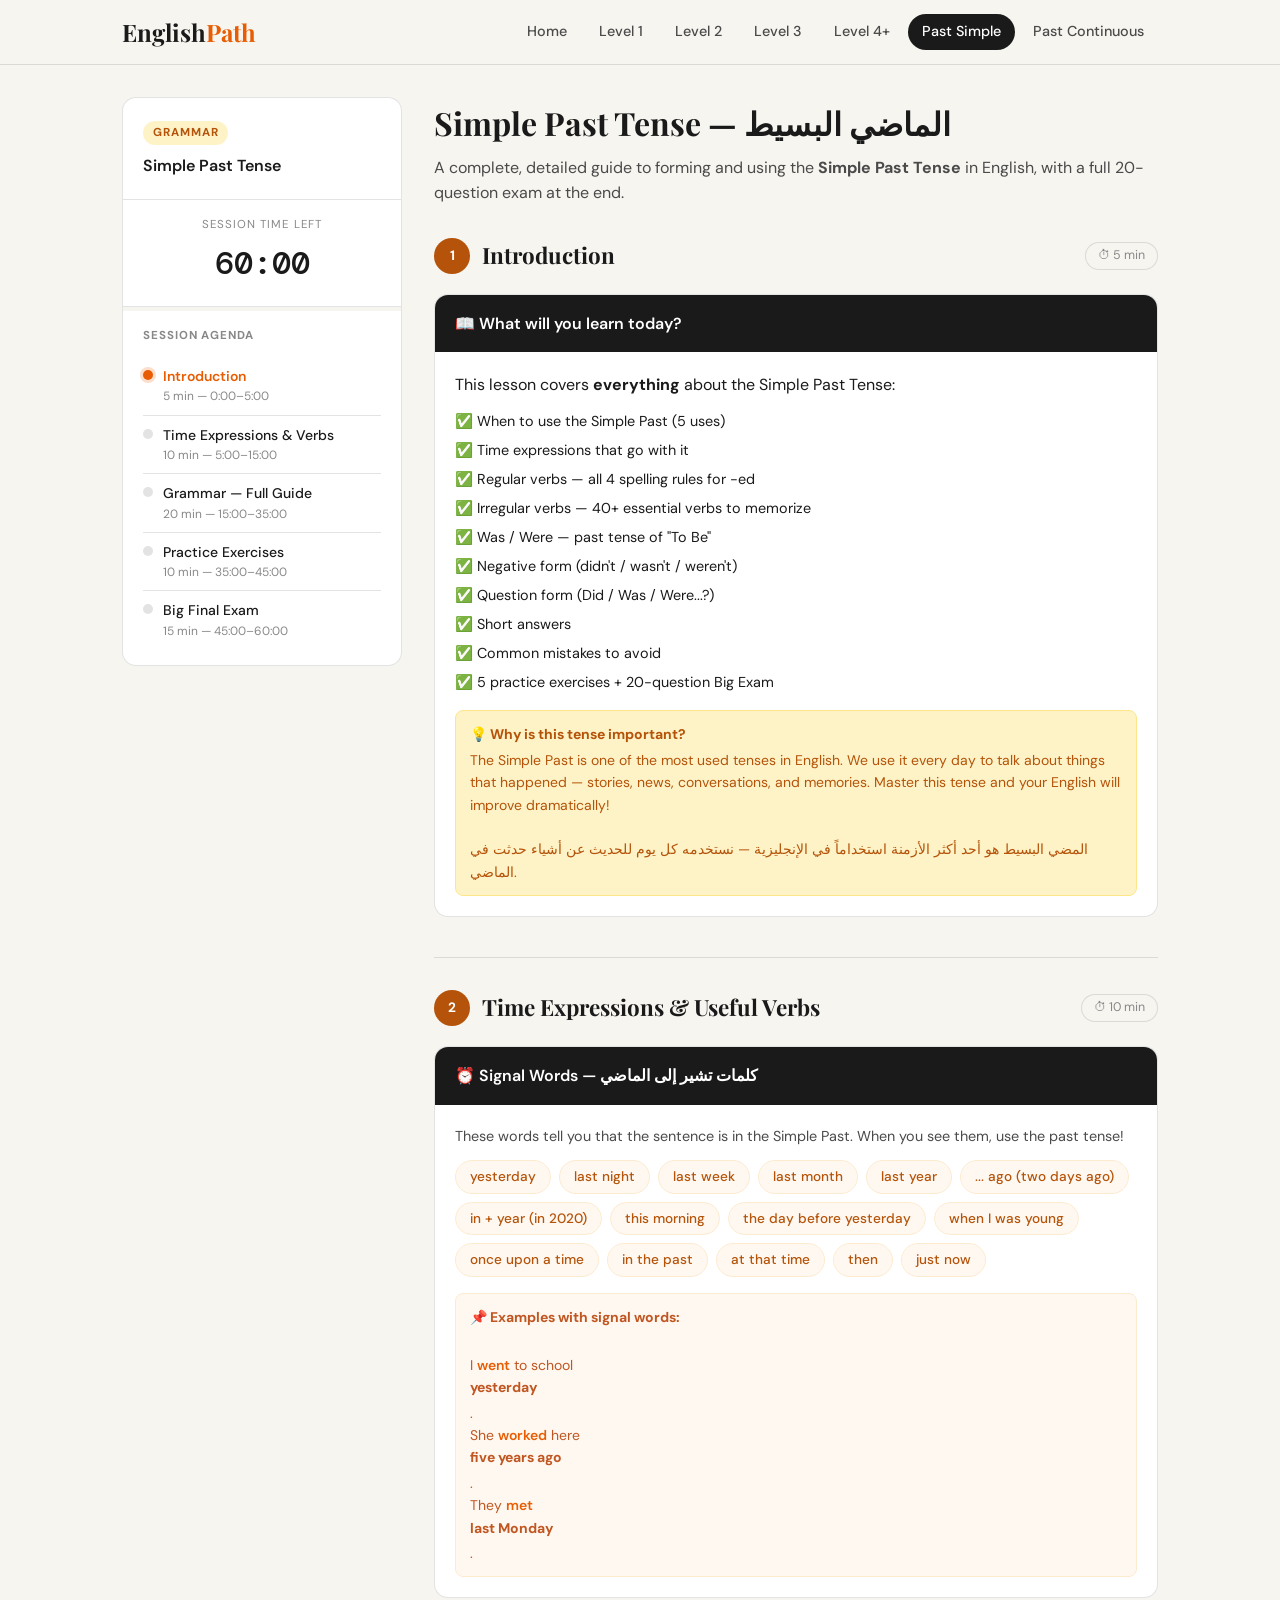
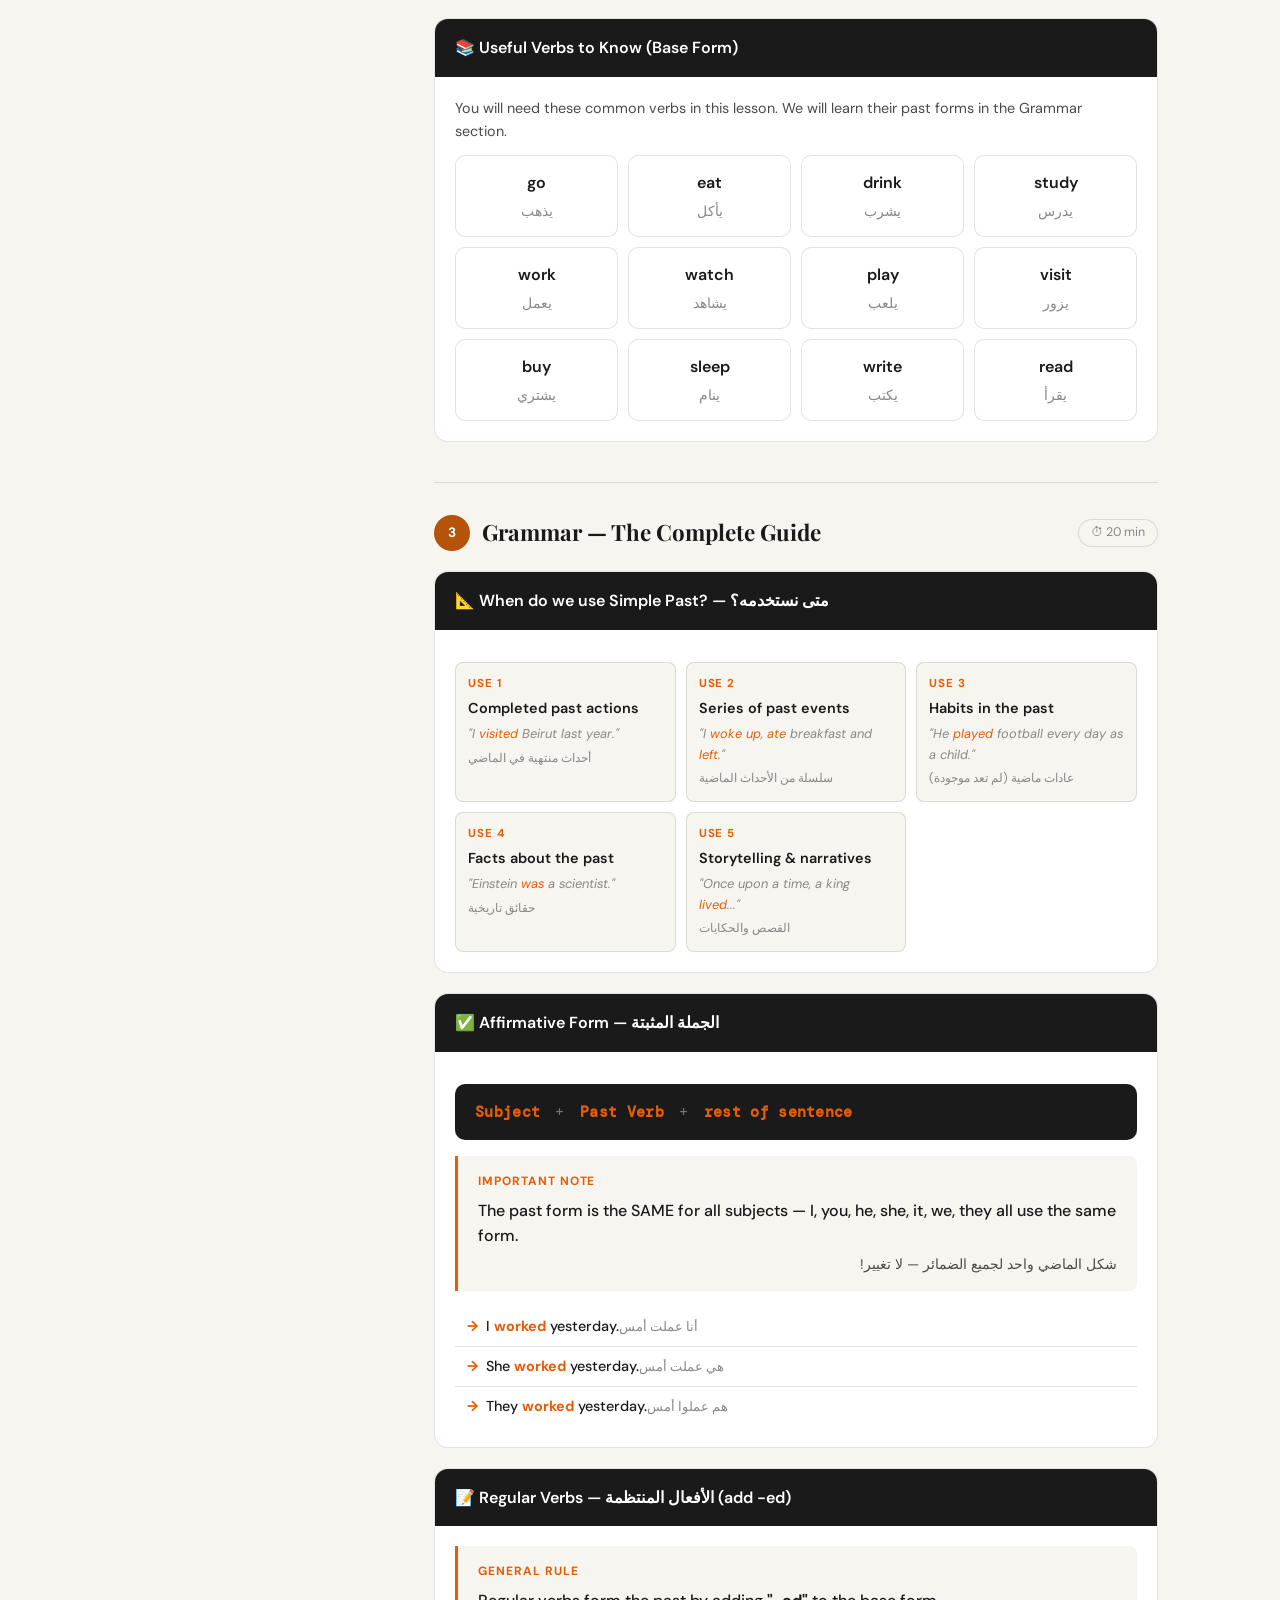
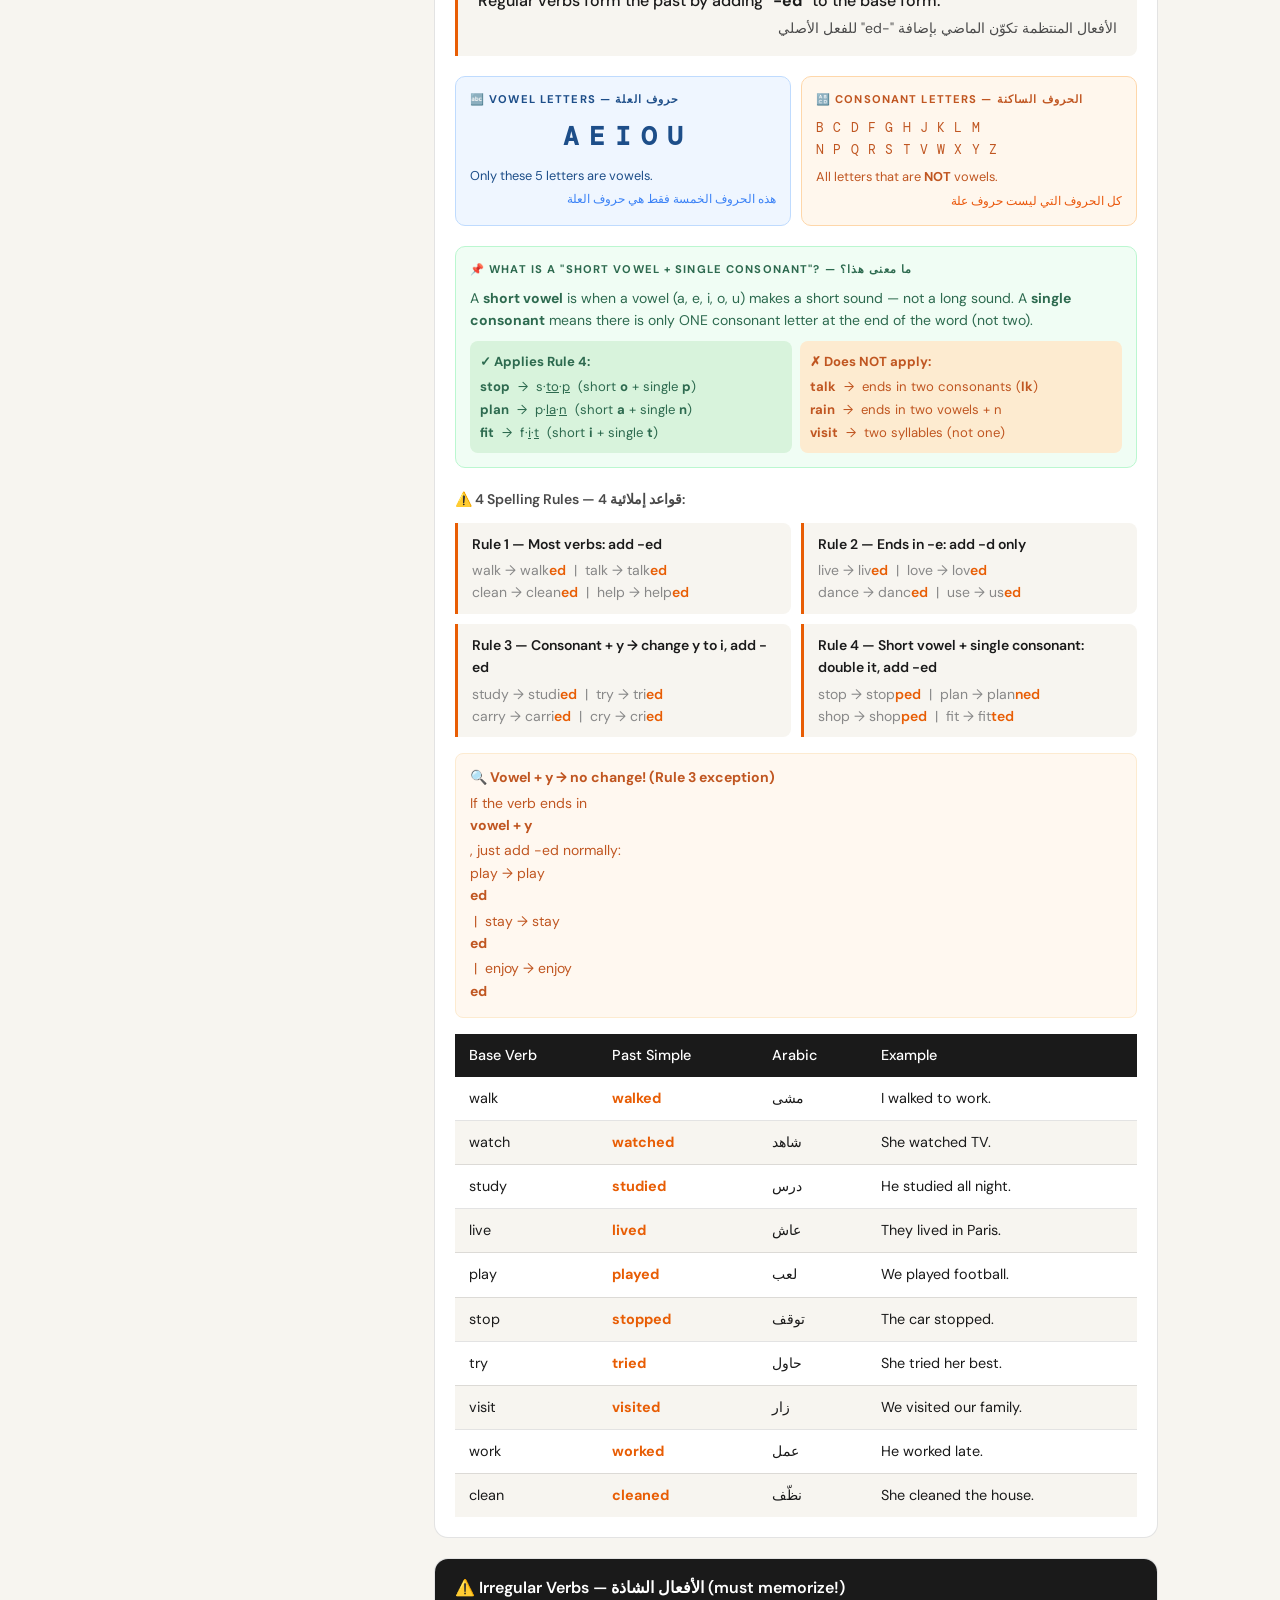
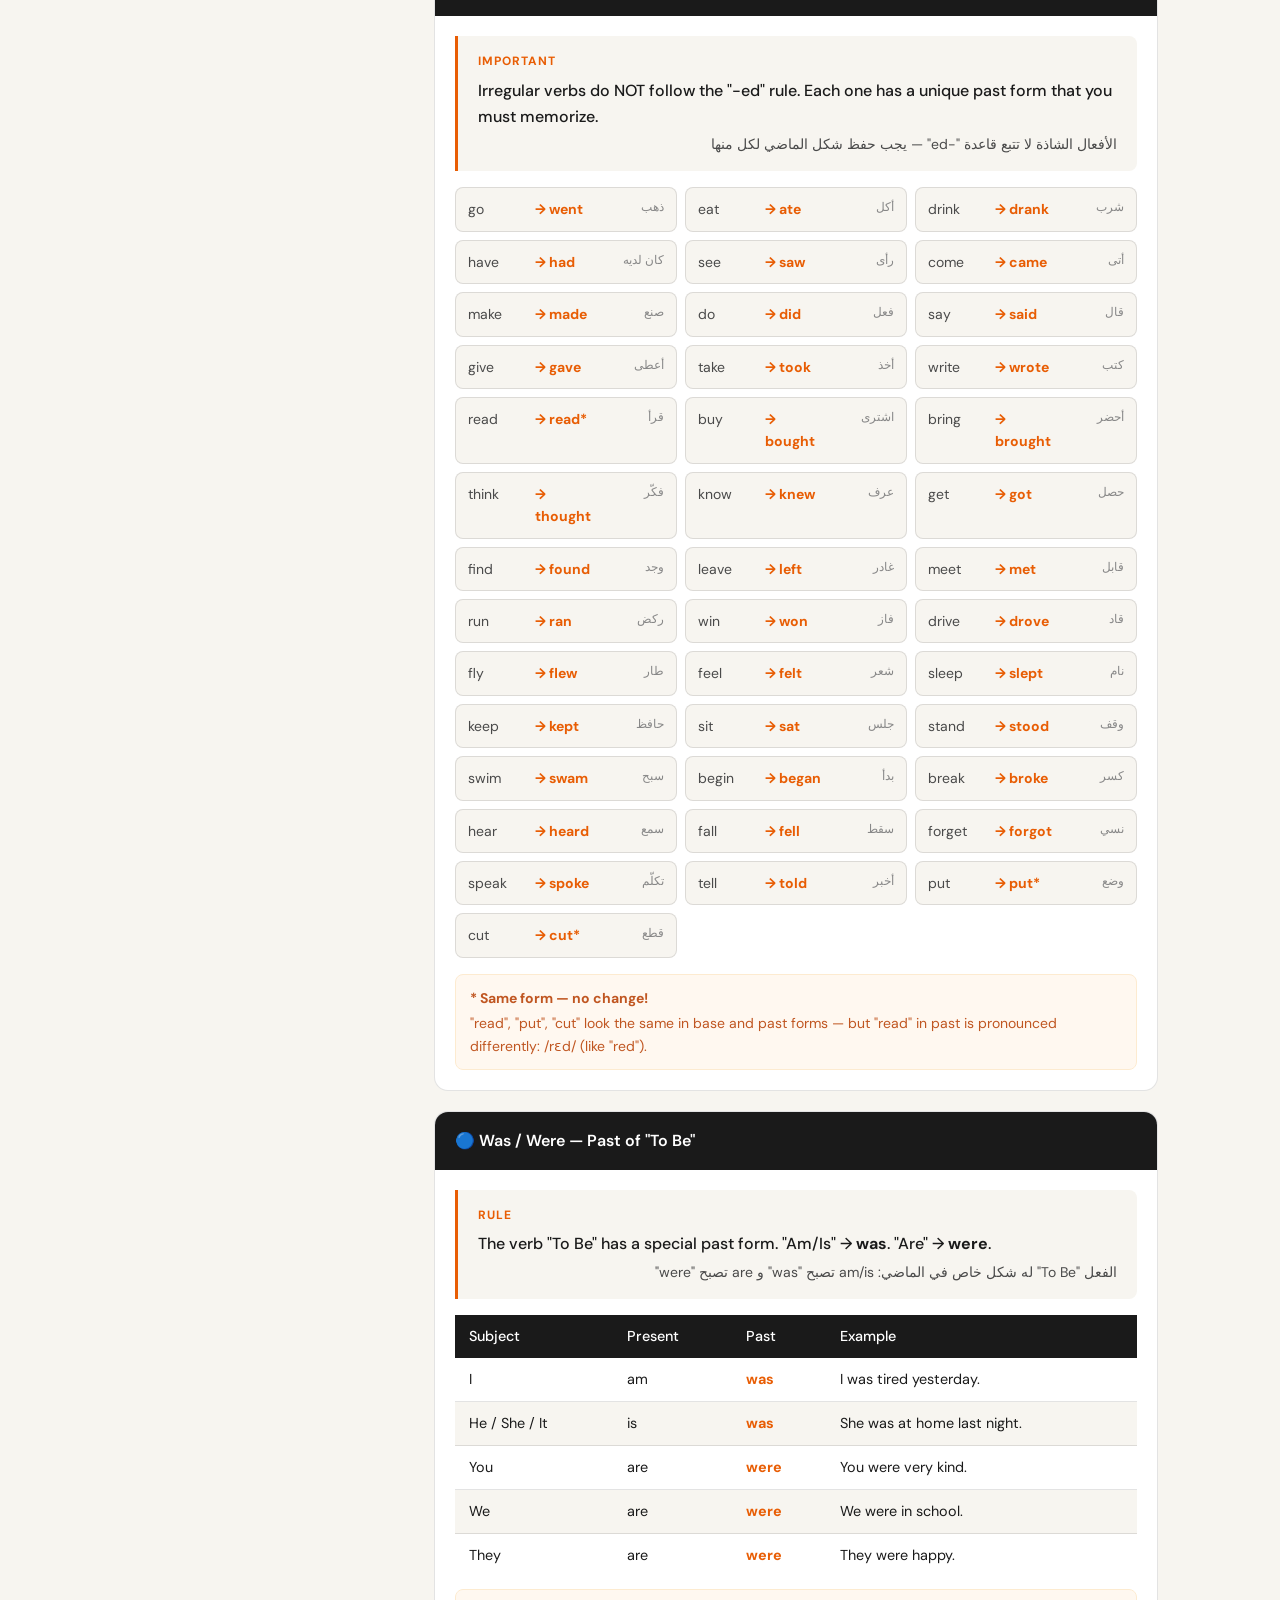
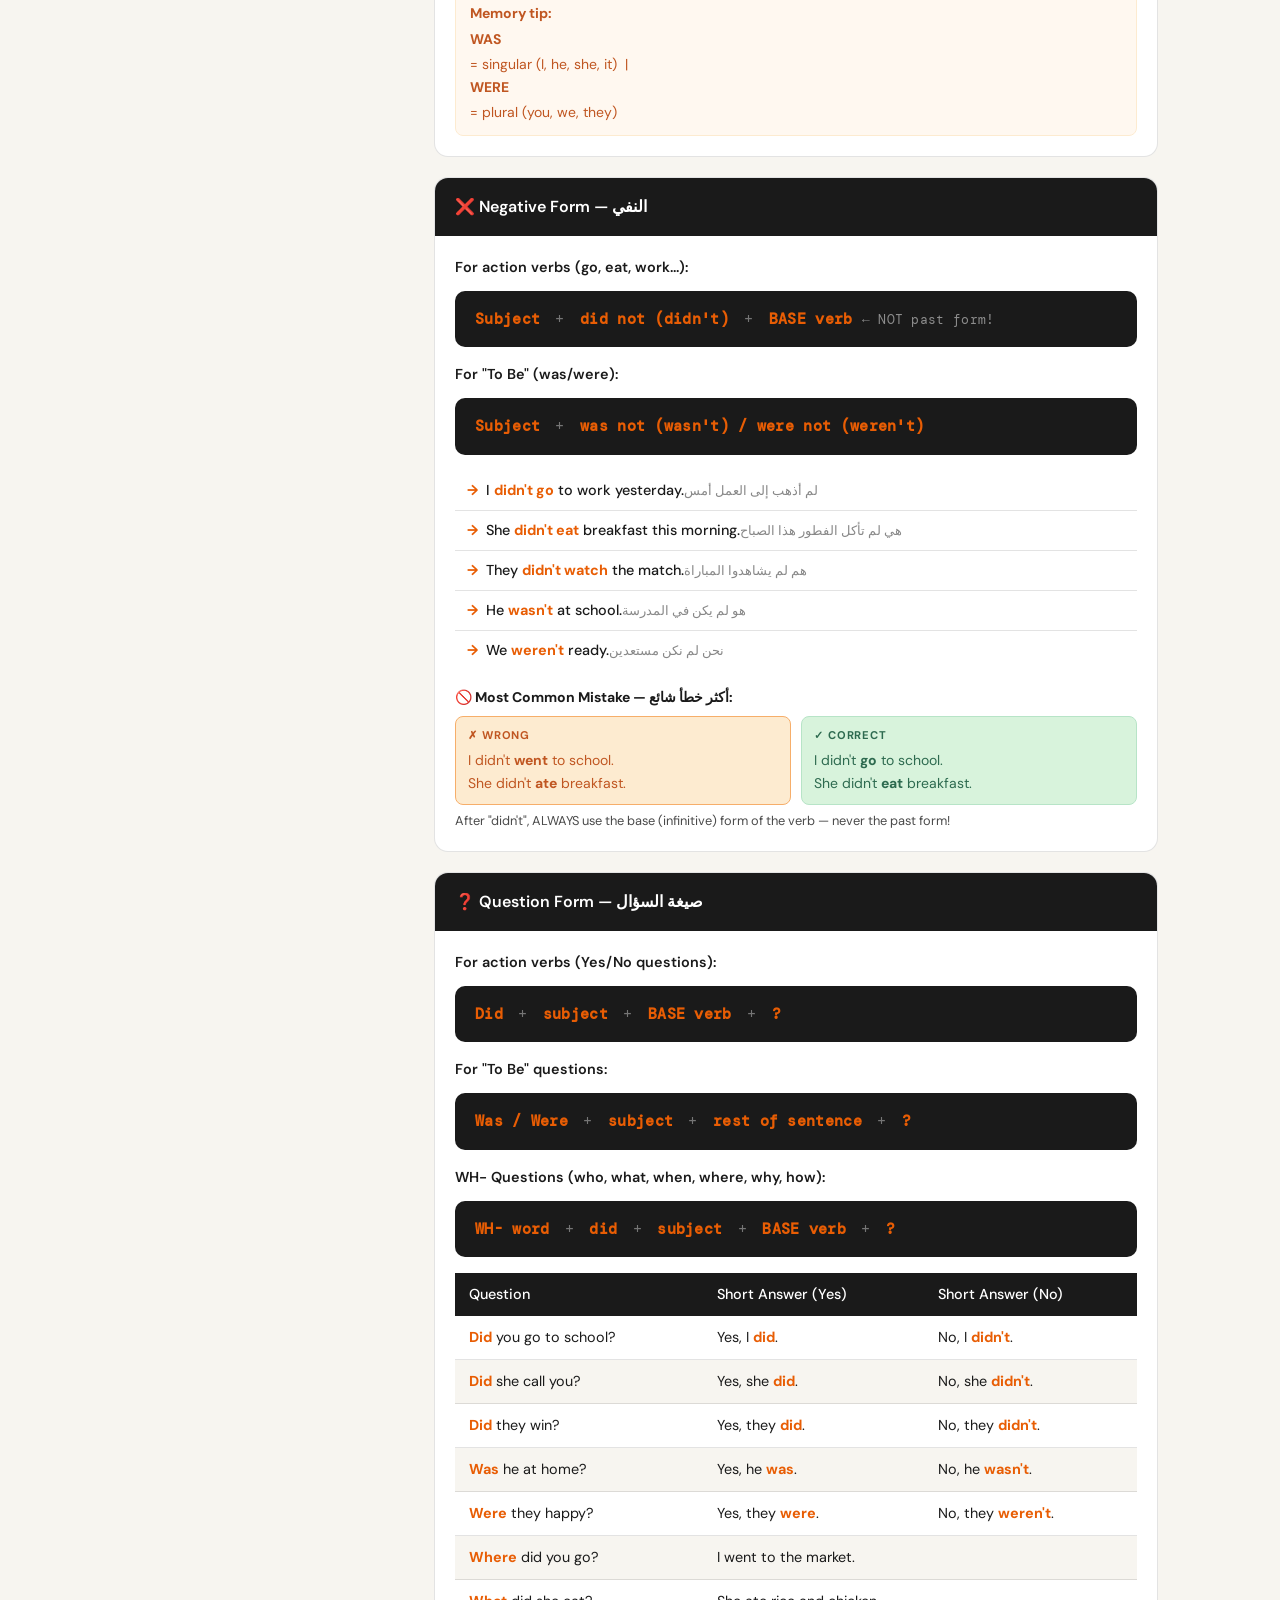
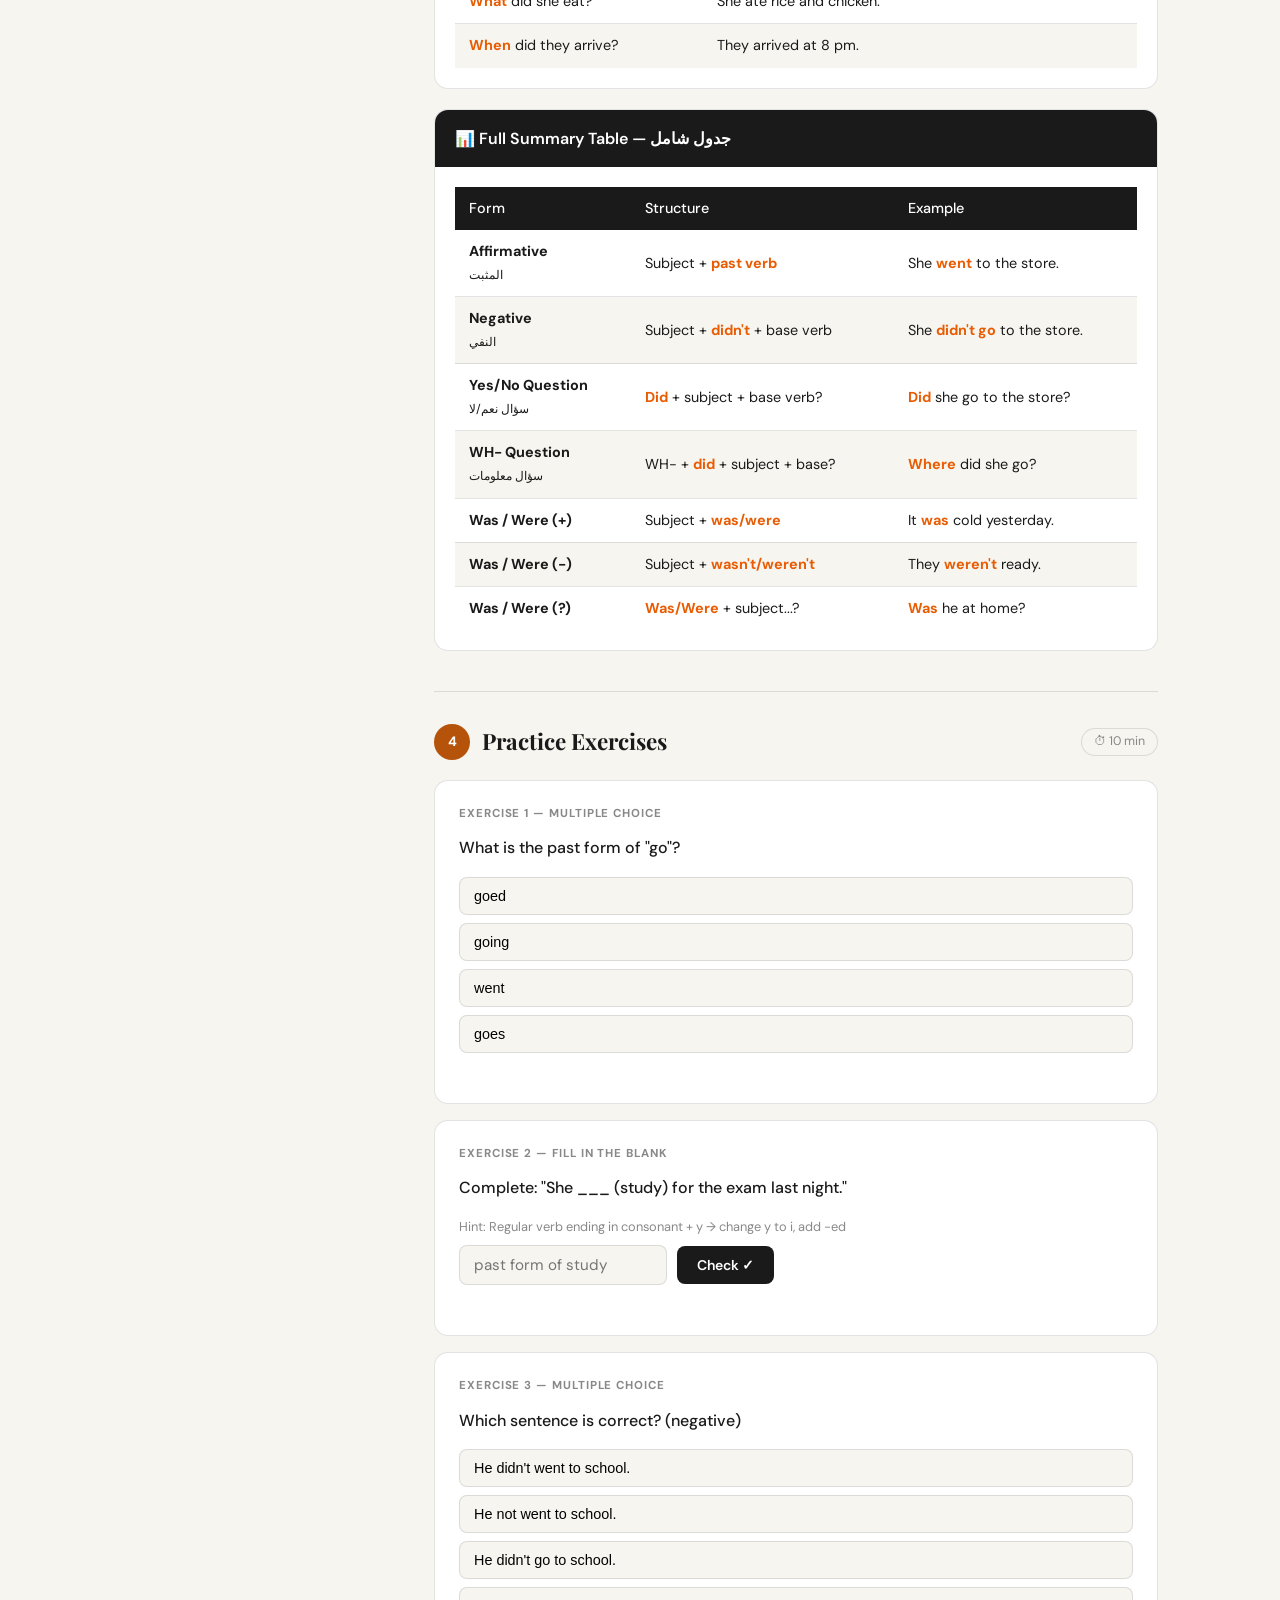
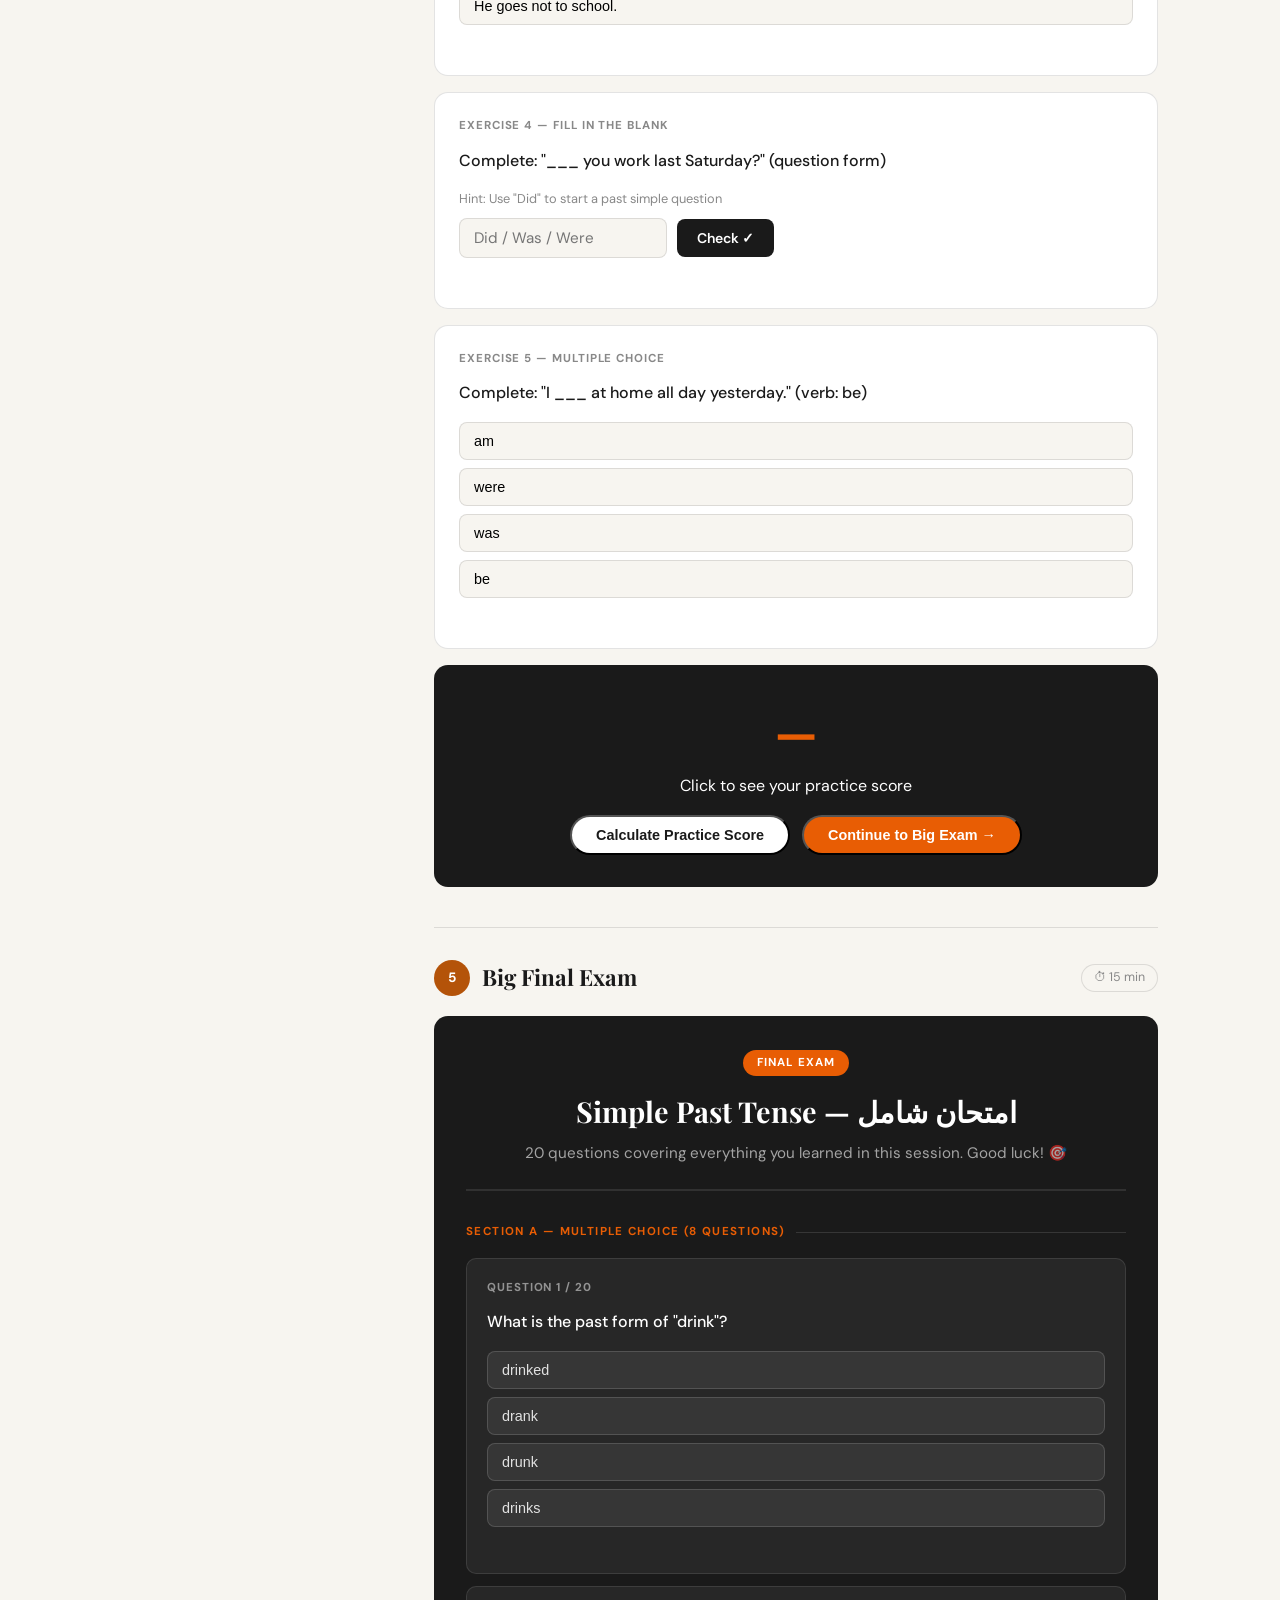
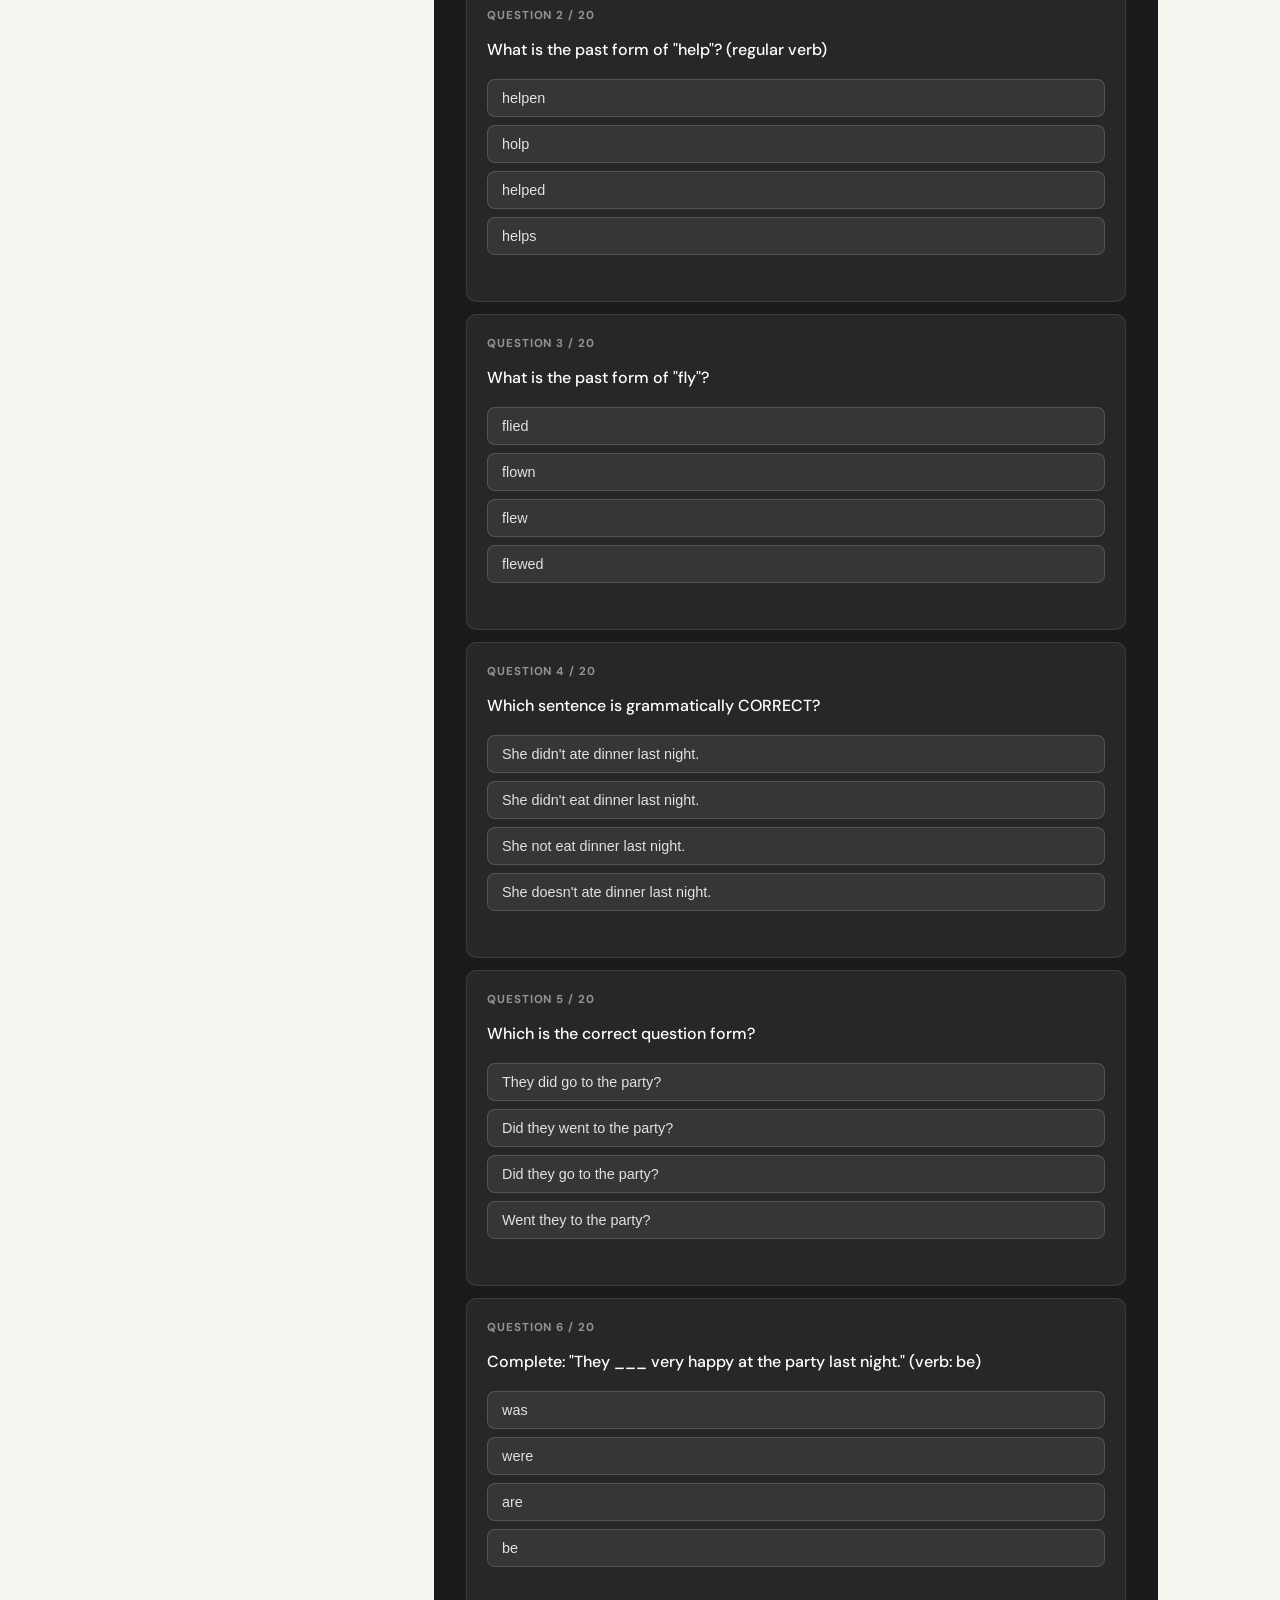
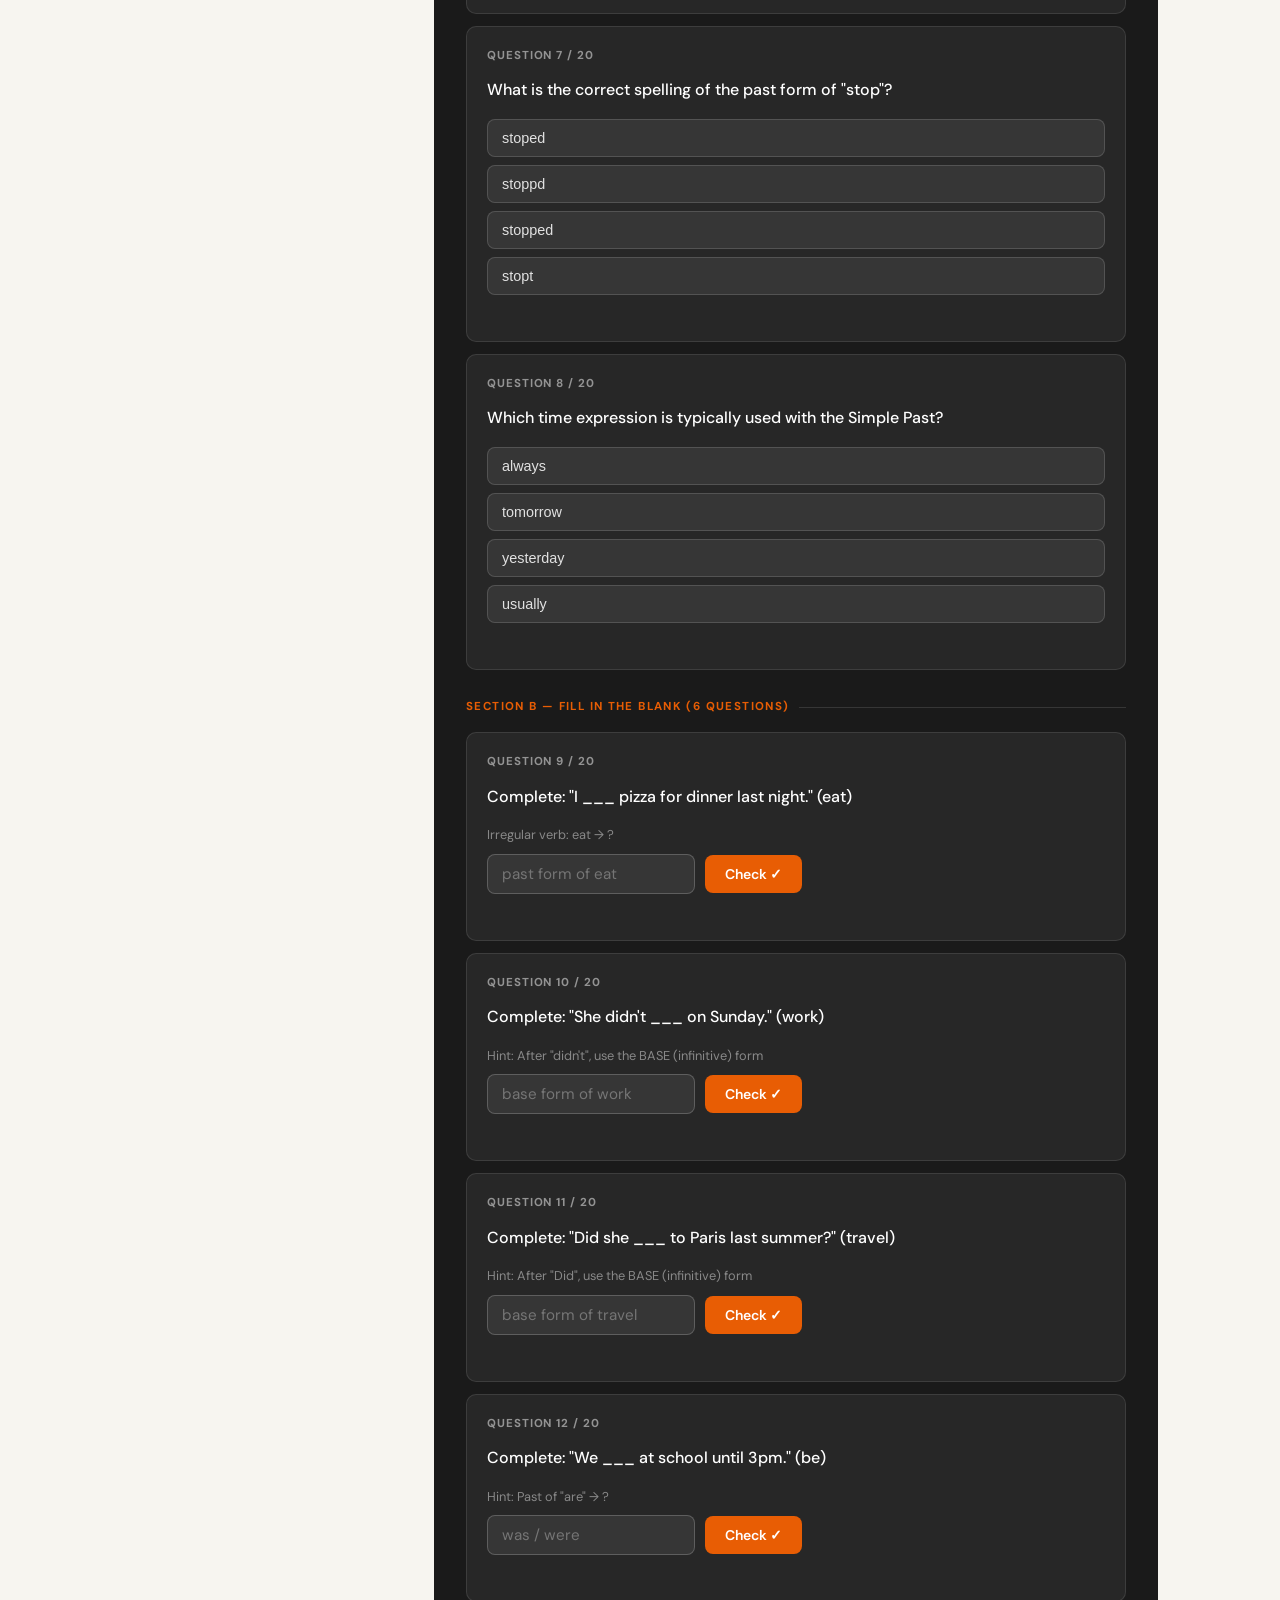
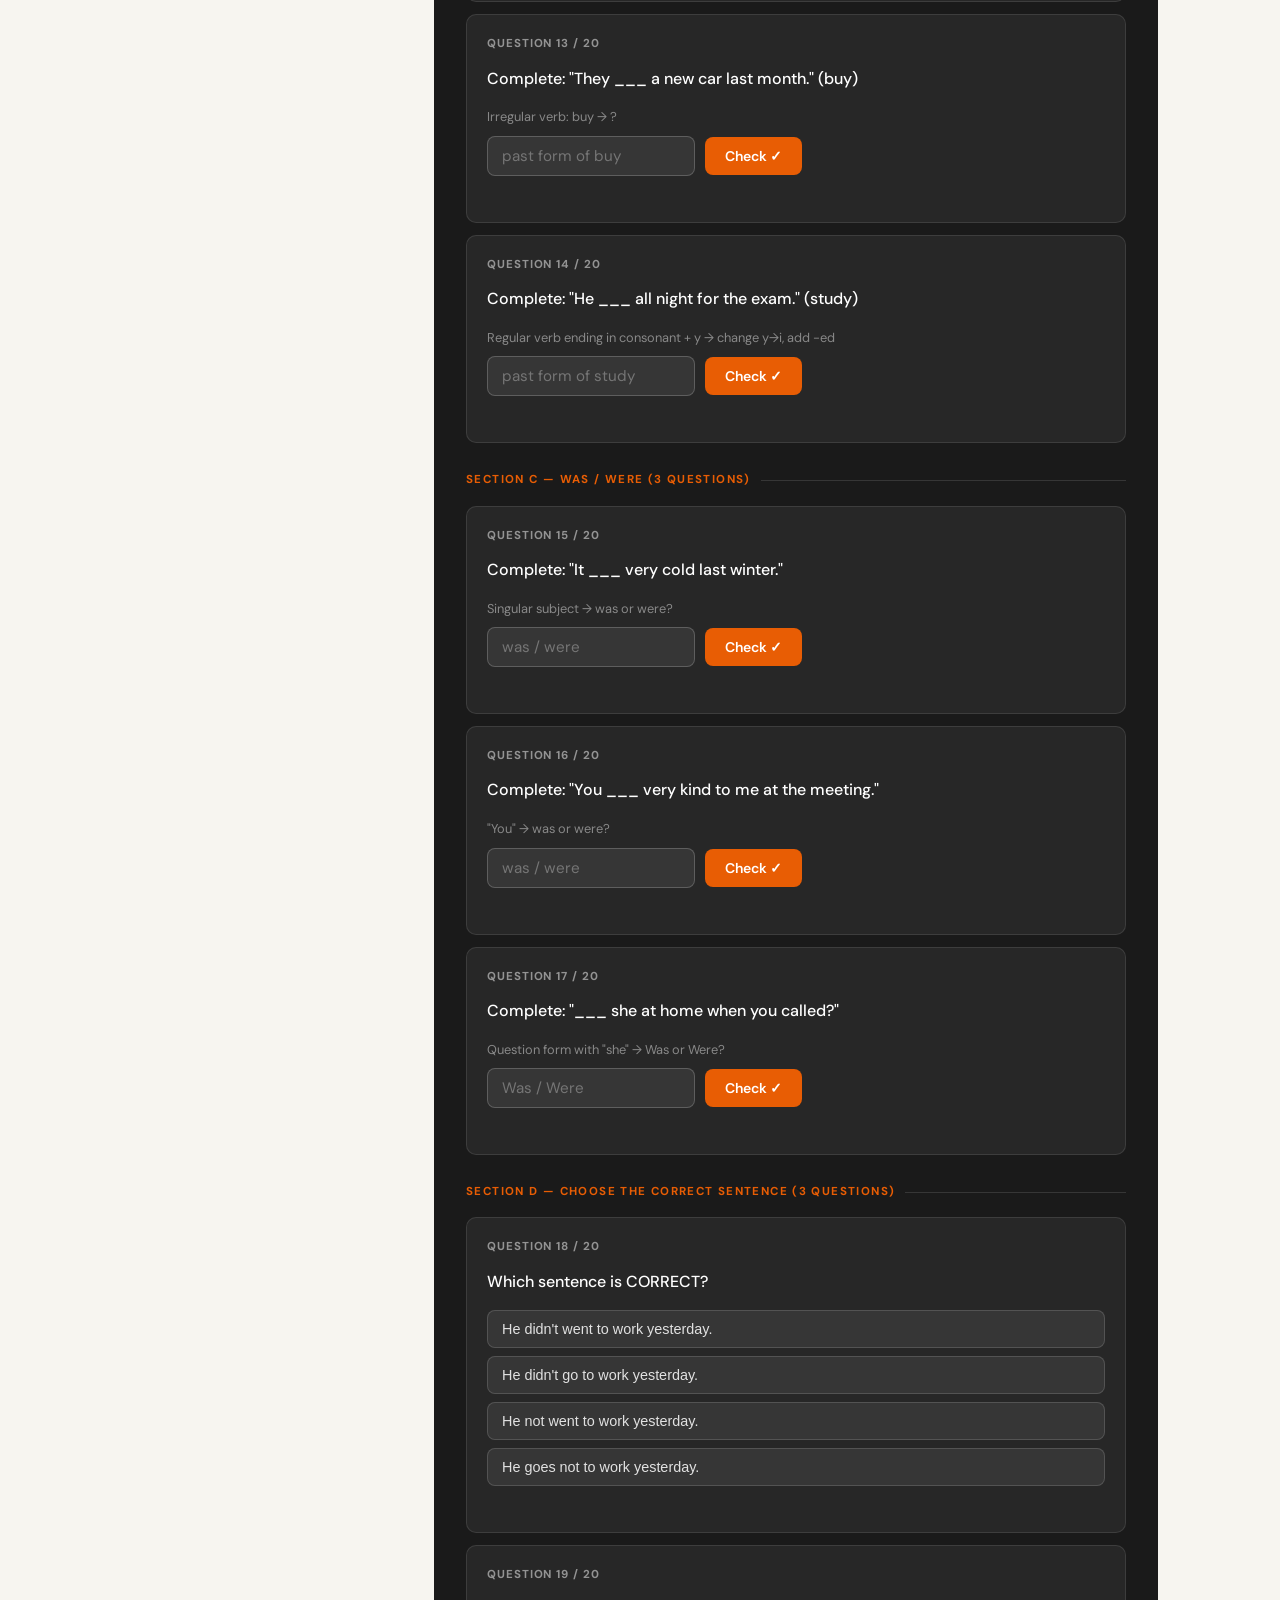
<file: lessons/past-simple.html>
<!DOCTYPE html>
<html lang="en">
<head>
<meta charset="UTF-8"/>
<meta name="viewport" content="width=device-width,initial-scale=1.0"/>
<title>Simple Past Tense — EnglishPath</title>
<link rel="preconnect" href="https://fonts.googleapis.com"/>
<link href="https://fonts.googleapis.com/css2?family=Playfair+Display:wght@400;700&family=DM+Sans:wght@300;400;500;600&family=DM+Mono:wght@400;500&display=swap" rel="stylesheet"/>
<link rel="stylesheet" href="../css/main.css"/>
<style>
  .progress-fill { background: #B45309 !important; }
  .block-num { background: #B45309 !important; }

  /* Exam-specific styles */
  .exam-section {
    background: #1A1A1A;
    border-radius: var(--radius);
    padding: 2rem;
    margin-top: 1rem;
  }
  .exam-header {
    text-align: center;
    margin-bottom: 2rem;
    border-bottom: 2px solid rgba(255,255,255,0.1);
    padding-bottom: 1.5rem;
  }
  .exam-header h2 {
    font-family: 'Playfair Display', serif;
    font-size: 1.8rem;
    color: #fff;
    margin-bottom: 0.4rem;
  }
  .exam-header p { color: rgba(255,255,255,0.6); font-size: 0.95rem; }
  .exam-badge {
    display: inline-block;
    background: #E85D04;
    color: #fff;
    font-size: 0.72rem;
    font-weight: 700;
    letter-spacing: 0.1em;
    text-transform: uppercase;
    padding: 4px 14px;
    border-radius: 999px;
    margin-bottom: 0.75rem;
  }
  .exam-section-title {
    font-size: 0.72rem;
    font-weight: 700;
    text-transform: uppercase;
    letter-spacing: 0.12em;
    color: #E85D04;
    margin: 1.75rem 0 1rem;
    display: flex;
    align-items: center;
    gap: 10px;
  }
  .exam-section-title::after {
    content: '';
    flex: 1;
    height: 1px;
    background: rgba(255,255,255,0.12);
  }
  .exam-block {
    background: rgba(255,255,255,0.06);
    border: 1px solid rgba(255,255,255,0.1);
    border-radius: 10px;
    padding: 1.25rem;
    margin-bottom: 0.75rem;
  }
  .exam-block .ex-label { color: rgba(255,255,255,0.5); }
  .exam-block .ex-question { color: #fff; }
  .exam-block .ex-opt {
    background: rgba(255,255,255,0.07);
    border-color: rgba(255,255,255,0.15);
    color: rgba(255,255,255,0.85);
  }
  .exam-block .ex-opt:hover:not(:disabled) {
    border-color: #E85D04;
    background: rgba(232,93,4,0.15);
  }
  .exam-block .fill-hint { color: rgba(255,255,255,0.45); }
  .exam-block .fill-in {
    background: rgba(255,255,255,0.07);
    border-color: rgba(255,255,255,0.2);
    color: #fff;
  }
  .exam-block .fill-in:focus { border-color: #E85D04; }
  .exam-block .check-btn { background: #E85D04; }
  .exam-block .check-btn:hover { background: #B45309; }
  .exam-block .ex-feedback.ok { color: #6EE7B7; }
  .exam-block .ex-feedback.err { color: #FCA5A5; }
  .exam-score-box {
    background: rgba(255,255,255,0.08);
    border: 2px solid rgba(232,93,4,0.4);
    border-radius: var(--radius);
    padding: 2rem;
    text-align: center;
    margin-top: 1.5rem;
  }
  .exam-score-num {
    font-size: 4rem;
    font-weight: 700;
    color: #E85D04;
    font-family: 'DM Mono', monospace;
  }
  .exam-score-label { color: rgba(255,255,255,0.7); font-size: 1.05rem; margin-bottom: 1rem; }
  .exam-score-bar {
    height: 12px;
    background: rgba(255,255,255,0.1);
    border-radius: 999px;
    overflow: hidden;
    margin: 1rem 0;
  }
  .exam-score-fill {
    height: 100%;
    background: #E85D04;
    border-radius: 999px;
    transition: width 1s ease;
    width: 0%;
  }
  .exam-grade {
    font-size: 1.5rem;
    font-weight: 700;
    color: #fff;
    margin-bottom: 0.5rem;
  }
  .irregular-grid {
    display: grid;
    grid-template-columns: repeat(auto-fill, minmax(200px, 1fr));
    gap: 8px;
    margin-top: 0.75rem;
  }
  .irr-card {
    background: var(--cream);
    border: 1px solid var(--border);
    border-radius: 8px;
    padding: 10px 12px;
    display: grid;
    grid-template-columns: 1fr 1fr 1fr;
    font-size: 0.875rem;
    gap: 4px;
  }
  .irr-base { color: var(--ink-light); }
  .irr-past { color: var(--accent); font-weight: 700; }
  .irr-ar { color: var(--ink-muted); font-size: 0.78rem; direction: rtl; text-align: right; }
  .spelling-grid {
    display: grid;
    grid-template-columns: repeat(auto-fill, minmax(260px, 1fr));
    gap: 10px;
    margin-top: 0.75rem;
  }
  .spell-card {
    background: var(--cream);
    border-left: 3px solid var(--accent);
    border-radius: 0 8px 8px 0;
    padding: 10px 14px;
    font-size: 0.875rem;
  }
  .spell-rule { font-weight: 600; color: var(--ink); margin-bottom: 4px; }
  .spell-ex { color: var(--ink-muted); }
  .spell-ex span { color: var(--accent); font-weight: 600; }
  .uses-grid {
    display: grid;
    grid-template-columns: repeat(auto-fill, minmax(220px, 1fr));
    gap: 10px;
    margin-top: 0.75rem;
  }
  .use-card {
    background: var(--cream);
    border: 1px solid var(--border);
    border-radius: 8px;
    padding: 12px;
  }
  .use-num {
    font-size: 0.72rem;
    font-weight: 700;
    text-transform: uppercase;
    letter-spacing: 0.08em;
    color: var(--accent);
    margin-bottom: 4px;
  }
  .use-title { font-weight: 600; font-size: 0.9rem; margin-bottom: 4px; }
  .use-ex { font-size: 0.8rem; color: var(--ink-muted); font-style: italic; }
  .formula-box {
    background: var(--ink);
    color: var(--white);
    border-radius: 10px;
    padding: 1rem 1.25rem;
    font-family: 'DM Mono', monospace;
    font-size: 0.95rem;
    margin: 0.75rem 0;
    letter-spacing: 0.02em;
  }
  .formula-box .f-plus { color: rgba(255,255,255,0.4); margin: 0 6px; }
  .formula-box .f-key { color: #E85D04; font-weight: 700; }
  .formula-box .f-opt { color: rgba(255,255,255,0.5); font-size: 0.8rem; }
  .signal-tags { display: flex; flex-wrap: wrap; gap: 8px; margin-top: 0.75rem; }
  .signal-tag {
    background: #FFF8F0;
    border: 1px solid #FDEBD0;
    color: #B45309;
    padding: 5px 14px;
    border-radius: 999px;
    font-size: 0.85rem;
    font-weight: 500;
  }
  .mistake-row {
    display: grid;
    grid-template-columns: 1fr 1fr;
    gap: 10px;
    margin-top: 0.5rem;
  }
  .mistake-wrong {
    background: #FDEBD0;
    border: 1px solid #F6AE6A;
    border-radius: 8px;
    padding: 10px 12px;
    font-size: 0.875rem;
    color: #C05621;
  }
  .mistake-right {
    background: #D8F3DC;
    border: 1px solid #B7E4C7;
    border-radius: 8px;
    padding: 10px 12px;
    font-size: 0.875rem;
    color: #2D6A4F;
  }
  .mistake-label { font-size: 0.7rem; font-weight: 700; text-transform: uppercase; letter-spacing: 0.08em; margin-bottom: 4px; }
</style>
</head>
<body>

<nav class="navbar">
  <div class="nav-inner">
    <a href="../index.html" class="logo">English<span>Path</span></a>
    <div class="nav-links">
      <a href="../index.html">Home</a>
      <a href="level1.html">Level 1</a>
      <a href="level2.html">Level 2</a>
      <a href="level3.html">Level 3</a>
      <a href="level4.html">Level 4+</a>
      <a href="past-simple.html" class="active">Past Simple</a>
      <a href="past-continuous.html">Past Continuous</a>
    </div>
  </div>
</nav>

<div class="lesson-layout">

  <!-- SIDEBAR -->
  <aside class="sidebar">
    <div class="sidebar-card">
      <div class="sidebar-top">
        <div class="lv-badge" style="background:#FEF3C7;color:#B45309;">Grammar</div>
        <div class="sidebar-title">Simple Past Tense</div>
      </div>
      <div class="timer-block">
        <div class="timer-label">Session Time Left</div>
        <div class="timer-display" id="timer">60:00</div>
      </div>
      <div class="progress-track">
        <div class="progress-fill" id="progress-fill" style="width:0%"></div>
      </div>
      <div class="agenda-list">
        <h4>Session Agenda</h4>
        <div class="agenda-item active" onclick="scrollToSection('warmup')">
          <div class="ai-dot"></div>
          <div class="ai-info"><div class="ai-title">Introduction</div><div class="ai-time">5 min — 0:00–5:00</div></div>
        </div>
        <div class="agenda-item" onclick="scrollToSection('vocabulary')">
          <div class="ai-dot"></div>
          <div class="ai-info"><div class="ai-title">Time Expressions &amp; Verbs</div><div class="ai-time">10 min — 5:00–15:00</div></div>
        </div>
        <div class="agenda-item" onclick="scrollToSection('grammar')">
          <div class="ai-dot"></div>
          <div class="ai-info"><div class="ai-title">Grammar — Full Guide</div><div class="ai-time">20 min — 15:00–35:00</div></div>
        </div>
        <div class="agenda-item" onclick="scrollToSection('exercises')">
          <div class="ai-dot"></div>
          <div class="ai-info"><div class="ai-title">Practice Exercises</div><div class="ai-time">10 min — 35:00–45:00</div></div>
        </div>
        <div class="agenda-item" onclick="scrollToSection('exam')">
          <div class="ai-dot"></div>
          <div class="ai-info"><div class="ai-title">Big Final Exam</div><div class="ai-time">15 min — 45:00–60:00</div></div>
        </div>
      </div>
    </div>
  </aside>

  <!-- MAIN -->
  <main class="lesson-main">
    <div class="lesson-header">
      <h1>Simple Past Tense — الماضي البسيط</h1>
      <p>A complete, detailed guide to forming and using the <strong>Simple Past Tense</strong> in English, with a full 20-question exam at the end.</p>
    </div>

    <!-- ===== 1. WARM-UP ===== -->
    <section class="lesson-block" id="warmup">
      <div class="block-header">
        <div class="block-num">1</div>
        <h2>Introduction</h2>
        <span class="block-time">⏱ 5 min</span>
      </div>
      <div class="grammar-box">
        <div class="grammar-box-head"><h3>📖 What will you learn today?</h3></div>
        <div class="grammar-box-body">
          <p style="margin-bottom:0.75rem;">This lesson covers <strong>everything</strong> about the Simple Past Tense:</p>
          <ul style="list-style:none;display:flex;flex-direction:column;gap:6px;">
            <li style="font-size:0.9rem;">✅ When to use the Simple Past (5 uses)</li>
            <li style="font-size:0.9rem;">✅ Time expressions that go with it</li>
            <li style="font-size:0.9rem;">✅ Regular verbs — all 4 spelling rules for -ed</li>
            <li style="font-size:0.9rem;">✅ Irregular verbs — 40+ essential verbs to memorize</li>
            <li style="font-size:0.9rem;">✅ Was / Were — past tense of "To Be"</li>
            <li style="font-size:0.9rem;">✅ Negative form (didn't / wasn't / weren't)</li>
            <li style="font-size:0.9rem;">✅ Question form (Did / Was / Were...?)</li>
            <li style="font-size:0.9rem;">✅ Short answers</li>
            <li style="font-size:0.9rem;">✅ Common mistakes to avoid</li>
            <li style="font-size:0.9rem;">✅ 5 practice exercises + 20-question Big Exam</li>
          </ul>
          <div class="note-box" style="margin-top:1rem;background:#FEF3C7;border-color:#FDE68A;color:#B45309;">
            <strong>💡 Why is this tense important?</strong>
            The Simple Past is one of the most used tenses in English. We use it every day to talk about things that happened — stories, news, conversations, and memories. Master this tense and your English will improve dramatically!
            <br/><br/>
            المضي البسيط هو أحد أكثر الأزمنة استخداماً في الإنجليزية — نستخدمه كل يوم للحديث عن أشياء حدثت في الماضي.
          </div>
        </div>
      </div>
    </section>

    <div class="lesson-divider"></div>

    <!-- ===== 2. VOCABULARY ===== -->
    <section class="lesson-block" id="vocabulary">
      <div class="block-header">
        <div class="block-num">2</div>
        <h2>Time Expressions &amp; Useful Verbs</h2>
        <span class="block-time">⏱ 10 min</span>
      </div>

      <div class="grammar-box" style="margin-bottom:1.25rem;">
        <div class="grammar-box-head"><h3>⏰ Signal Words — كلمات تشير إلى الماضي</h3></div>
        <div class="grammar-box-body">
          <p style="margin-bottom:0.75rem;font-size:0.9rem;color:var(--ink-light);">These words tell you that the sentence is in the Simple Past. When you see them, use the past tense!</p>
          <div class="signal-tags">
            <span class="signal-tag">yesterday</span>
            <span class="signal-tag">last night</span>
            <span class="signal-tag">last week</span>
            <span class="signal-tag">last month</span>
            <span class="signal-tag">last year</span>
            <span class="signal-tag">... ago (two days ago)</span>
            <span class="signal-tag">in + year (in 2020)</span>
            <span class="signal-tag">this morning</span>
            <span class="signal-tag">the day before yesterday</span>
            <span class="signal-tag">when I was young</span>
            <span class="signal-tag">once upon a time</span>
            <span class="signal-tag">in the past</span>
            <span class="signal-tag">at that time</span>
            <span class="signal-tag">then</span>
            <span class="signal-tag">just now</span>
          </div>
          <div class="note-box" style="margin-top:1rem;">
            <strong>📌 Examples with signal words:</strong>
            <br/>I <span style="color:var(--accent);font-weight:600;">went</span> to school <strong>yesterday</strong>.
            <br/>She <span style="color:var(--accent);font-weight:600;">worked</span> here <strong>five years ago</strong>.
            <br/>They <span style="color:var(--accent);font-weight:600;">met</span> <strong>last Monday</strong>.
          </div>
        </div>
      </div>

      <div class="grammar-box">
        <div class="grammar-box-head"><h3>📚 Useful Verbs to Know (Base Form)</h3></div>
        <div class="grammar-box-body">
          <p style="margin-bottom:0.75rem;font-size:0.9rem;color:var(--ink-light);">You will need these common verbs in this lesson. We will learn their past forms in the Grammar section.</p>
          <div class="vocab-grid">
            <div class="vocab-card"><div class="vocab-en">go</div><div class="vocab-ar">يذهب</div></div>
            <div class="vocab-card"><div class="vocab-en">eat</div><div class="vocab-ar">يأكل</div></div>
            <div class="vocab-card"><div class="vocab-en">drink</div><div class="vocab-ar">يشرب</div></div>
            <div class="vocab-card"><div class="vocab-en">study</div><div class="vocab-ar">يدرس</div></div>
            <div class="vocab-card"><div class="vocab-en">work</div><div class="vocab-ar">يعمل</div></div>
            <div class="vocab-card"><div class="vocab-en">watch</div><div class="vocab-ar">يشاهد</div></div>
            <div class="vocab-card"><div class="vocab-en">play</div><div class="vocab-ar">يلعب</div></div>
            <div class="vocab-card"><div class="vocab-en">visit</div><div class="vocab-ar">يزور</div></div>
            <div class="vocab-card"><div class="vocab-en">buy</div><div class="vocab-ar">يشتري</div></div>
            <div class="vocab-card"><div class="vocab-en">sleep</div><div class="vocab-ar">ينام</div></div>
            <div class="vocab-card"><div class="vocab-en">write</div><div class="vocab-ar">يكتب</div></div>
            <div class="vocab-card"><div class="vocab-en">read</div><div class="vocab-ar">يقرأ</div></div>
          </div>
        </div>
      </div>
    </section>

    <div class="lesson-divider"></div>

    <!-- ===== 3. GRAMMAR ===== -->
    <section class="lesson-block" id="grammar">
      <div class="block-header">
        <div class="block-num">3</div>
        <h2>Grammar — The Complete Guide</h2>
        <span class="block-time">⏱ 20 min</span>
      </div>

      <!-- 3.1 When to use -->
      <div class="grammar-box" style="margin-bottom:1.25rem;">
        <div class="grammar-box-head"><h3>📐 When do we use Simple Past? — متى نستخدمه؟</h3></div>
        <div class="grammar-box-body">
          <div class="uses-grid">
            <div class="use-card">
              <div class="use-num">Use 1</div>
              <div class="use-title">Completed past actions</div>
              <div class="use-ex">"I <span style="color:var(--accent)">visited</span> Beirut last year."</div>
              <div style="font-size:0.78rem;color:var(--ink-muted);margin-top:4px;">أحداث منتهية في الماضي</div>
            </div>
            <div class="use-card">
              <div class="use-num">Use 2</div>
              <div class="use-title">Series of past events</div>
              <div class="use-ex">"I <span style="color:var(--accent)">woke up</span>, <span style="color:var(--accent)">ate</span> breakfast and <span style="color:var(--accent)">left</span>."</div>
              <div style="font-size:0.78rem;color:var(--ink-muted);margin-top:4px;">سلسلة من الأحداث الماضية</div>
            </div>
            <div class="use-card">
              <div class="use-num">Use 3</div>
              <div class="use-title">Habits in the past</div>
              <div class="use-ex">"He <span style="color:var(--accent)">played</span> football every day as a child."</div>
              <div style="font-size:0.78rem;color:var(--ink-muted);margin-top:4px;">عادات ماضية (لم تعد موجودة)</div>
            </div>
            <div class="use-card">
              <div class="use-num">Use 4</div>
              <div class="use-title">Facts about the past</div>
              <div class="use-ex">"Einstein <span style="color:var(--accent)">was</span> a scientist."</div>
              <div style="font-size:0.78rem;color:var(--ink-muted);margin-top:4px;">حقائق تاريخية</div>
            </div>
            <div class="use-card">
              <div class="use-num">Use 5</div>
              <div class="use-title">Storytelling &amp; narratives</div>
              <div class="use-ex">"Once upon a time, a king <span style="color:var(--accent)">lived</span>..."</div>
              <div style="font-size:0.78rem;color:var(--ink-muted);margin-top:4px;">القصص والحكايات</div>
            </div>
          </div>
        </div>
      </div>

      <!-- 3.2 Affirmative -->
      <div class="grammar-box" style="margin-bottom:1.25rem;">
        <div class="grammar-box-head"><h3>✅ Affirmative Form — الجملة المثبتة</h3></div>
        <div class="grammar-box-body">
          <div class="formula-box">
            <span class="f-key">Subject</span>
            <span class="f-plus">+</span>
            <span class="f-key">Past Verb</span>
            <span class="f-plus">+</span>
            <span class="f-key">rest of sentence</span>
          </div>
          <div class="rule-block" style="margin-top:1rem;">
            <div class="rule-label">Important Note</div>
            <div class="rule-text">The past form is the SAME for all subjects — I, you, he, she, it, we, they all use the same form.</div>
            <div class="rule-ar">شكل الماضي واحد لجميع الضمائر — لا تغيير!</div>
          </div>
          <ul class="examples-list" style="margin-top:0.75rem;">
            <li><div><span class="example-en">I <span class="hl">worked</span> yesterday.</span><span class="example-ar">أنا عملت أمس</span></div></li>
            <li><div><span class="example-en">She <span class="hl">worked</span> yesterday.</span><span class="example-ar">هي عملت أمس</span></div></li>
            <li><div><span class="example-en">They <span class="hl">worked</span> yesterday.</span><span class="example-ar">هم عملوا أمس</span></div></li>
          </ul>
        </div>
      </div>

      <!-- 3.3 Regular verbs -->
      <div class="grammar-box" style="margin-bottom:1.25rem;">
        <div class="grammar-box-head"><h3>📝 Regular Verbs — الأفعال المنتظمة (add -ed)</h3></div>
        <div class="grammar-box-body">
          <div class="rule-block">
            <div class="rule-label">General Rule</div>
            <div class="rule-text">Regular verbs form the past by adding <strong>"-ed"</strong> to the base form.</div>
            <div class="rule-ar">الأفعال المنتظمة تكوّن الماضي بإضافة "-ed" للفعل الأصلي</div>
          </div>

          <!-- Vowels & Consonants explainer -->
          <div style="margin:1.25rem 0;display:grid;grid-template-columns:1fr 1fr;gap:10px;">
            <div style="background:#EFF6FF;border:1.5px solid #BFDBFE;border-radius:10px;padding:14px;">
              <div style="font-size:0.7rem;font-weight:700;text-transform:uppercase;letter-spacing:0.1em;color:#1D4E89;margin-bottom:8px;">🔤 Vowel Letters — حروف العلة</div>
              <div style="display:flex;gap:10px;justify-content:center;margin-bottom:8px;">
                <span style="font-size:1.6rem;font-weight:700;color:#1D4E89;font-family:'DM Mono',monospace;">A</span>
                <span style="font-size:1.6rem;font-weight:700;color:#1D4E89;font-family:'DM Mono',monospace;">E</span>
                <span style="font-size:1.6rem;font-weight:700;color:#1D4E89;font-family:'DM Mono',monospace;">I</span>
                <span style="font-size:1.6rem;font-weight:700;color:#1D4E89;font-family:'DM Mono',monospace;">O</span>
                <span style="font-size:1.6rem;font-weight:700;color:#1D4E89;font-family:'DM Mono',monospace;">U</span>
              </div>
              <div style="font-size:0.8rem;color:#1D4E89;">Only these 5 letters are vowels.</div>
              <div style="font-size:0.75rem;color:#3B82F6;margin-top:4px;direction:rtl;text-align:right;">هذه الحروف الخمسة فقط هي حروف العلة</div>
            </div>
            <div style="background:#FFF7ED;border:1.5px solid #FED7AA;border-radius:10px;padding:14px;">
              <div style="font-size:0.7rem;font-weight:700;text-transform:uppercase;letter-spacing:0.1em;color:#C05621;margin-bottom:8px;">🔠 Consonant Letters — الحروف الساكنة</div>
              <div style="font-size:0.82rem;color:#C05621;margin-bottom:6px;line-height:1.7;font-family:'DM Mono',monospace;letter-spacing:0.05em;">B C D F G H J K L M<br/>N P Q R S T V W X Y Z</div>
              <div style="font-size:0.8rem;color:#C05621;">All letters that are <strong>NOT</strong> vowels.</div>
              <div style="font-size:0.75rem;color:#EA580C;margin-top:4px;direction:rtl;text-align:right;">كل الحروف التي ليست حروف علة</div>
            </div>
          </div>

          <div style="background:#F0FDF4;border:1.5px solid #BBF7D0;border-radius:10px;padding:14px;margin-bottom:1.25rem;">
            <div style="font-size:0.7rem;font-weight:700;text-transform:uppercase;letter-spacing:0.1em;color:#2D6A4F;margin-bottom:8px;">📌 What is a "Short Vowel + Single Consonant"? — ما معنى هذا؟</div>
            <p style="font-size:0.875rem;color:#2D6A4F;margin-bottom:0.6rem;">A <strong>short vowel</strong> is when a vowel (a, e, i, o, u) makes a short sound — not a long sound. A <strong>single consonant</strong> means there is only ONE consonant letter at the end of the word (not two).</p>
            <div style="display:grid;grid-template-columns:1fr 1fr;gap:8px;font-size:0.82rem;">
              <div style="background:#D8F3DC;border-radius:8px;padding:10px;">
                <div style="font-weight:700;color:#2D6A4F;margin-bottom:4px;">✓ Applies Rule 4:</div>
                <div style="color:#2D6A4F;"><strong>stop</strong> &nbsp;→&nbsp; s·<u>to</u>·<u>p</u> &nbsp;(short <strong>o</strong> + single <strong>p</strong>)</div>
                <div style="color:#2D6A4F;margin-top:2px;"><strong>plan</strong> &nbsp;→&nbsp; p·<u>la</u>·<u>n</u> &nbsp;(short <strong>a</strong> + single <strong>n</strong>)</div>
                <div style="color:#2D6A4F;margin-top:2px;"><strong>fit</strong> &nbsp;→&nbsp; f·<u>i</u>·<u>t</u> &nbsp;(short <strong>i</strong> + single <strong>t</strong>)</div>
              </div>
              <div style="background:#FDEBD0;border-radius:8px;padding:10px;">
                <div style="font-weight:700;color:#C05621;margin-bottom:4px;">✗ Does NOT apply:</div>
                <div style="color:#C05621;"><strong>talk</strong> &nbsp;→&nbsp; ends in two consonants (<strong>lk</strong>)</div>
                <div style="color:#C05621;margin-top:2px;"><strong>rain</strong> &nbsp;→&nbsp; ends in two vowels + n</div>
                <div style="color:#C05621;margin-top:2px;"><strong>visit</strong> &nbsp;→&nbsp; two syllables (not one)</div>
              </div>
            </div>
          </div>

          <p style="font-size:0.875rem;font-weight:600;margin:1rem 0 0.5rem;color:var(--ink-light);">⚠️ 4 Spelling Rules — 4 قواعد إملائية:</p>
          <div class="spelling-grid">
            <div class="spell-card">
              <div class="spell-rule">Rule 1 — Most verbs: add -ed</div>
              <div class="spell-ex">walk → walk<span>ed</span> &nbsp;|&nbsp; talk → talk<span>ed</span></div>
              <div class="spell-ex">clean → clean<span>ed</span> &nbsp;|&nbsp; help → help<span>ed</span></div>
            </div>
            <div class="spell-card">
              <div class="spell-rule">Rule 2 — Ends in -e: add -d only</div>
              <div class="spell-ex">live → liv<span>ed</span> &nbsp;|&nbsp; love → lov<span>ed</span></div>
              <div class="spell-ex">dance → danc<span>ed</span> &nbsp;|&nbsp; use → us<span>ed</span></div>
            </div>
            <div class="spell-card">
              <div class="spell-rule">Rule 3 — Consonant + y → change y to i, add -ed</div>
              <div class="spell-ex">study → studi<span>ed</span> &nbsp;|&nbsp; try → tri<span>ed</span></div>
              <div class="spell-ex">carry → carri<span>ed</span> &nbsp;|&nbsp; cry → cri<span>ed</span></div>
            </div>
            <div class="spell-card">
              <div class="spell-rule">Rule 4 — Short vowel + single consonant: double it, add -ed</div>
              <div class="spell-ex">stop → stop<span>ped</span> &nbsp;|&nbsp; plan → plan<span>ned</span></div>
              <div class="spell-ex">shop → shop<span>ped</span> &nbsp;|&nbsp; fit → fit<span>ted</span></div>
            </div>
          </div>

          <div class="note-box" style="margin-top:1rem;">
            <strong>🔍 Vowel + y → no change! (Rule 3 exception)</strong>
            If the verb ends in <strong>vowel + y</strong>, just add -ed normally:<br/>
            play → play<strong>ed</strong> &nbsp;|&nbsp; stay → stay<strong>ed</strong> &nbsp;|&nbsp; enjoy → enjoy<strong>ed</strong>
          </div>

          <table class="formula-table" style="margin-top:1rem;">
            <thead><tr><th>Base Verb</th><th>Past Simple</th><th>Arabic</th><th>Example</th></tr></thead>
            <tbody>
              <tr><td>walk</td><td><span class="hl">walked</span></td><td>مشى</td><td>I walked to work.</td></tr>
              <tr><td>watch</td><td><span class="hl">watched</span></td><td>شاهد</td><td>She watched TV.</td></tr>
              <tr><td>study</td><td><span class="hl">studied</span></td><td>درس</td><td>He studied all night.</td></tr>
              <tr><td>live</td><td><span class="hl">lived</span></td><td>عاش</td><td>They lived in Paris.</td></tr>
              <tr><td>play</td><td><span class="hl">played</span></td><td>لعب</td><td>We played football.</td></tr>
              <tr><td>stop</td><td><span class="hl">stopped</span></td><td>توقف</td><td>The car stopped.</td></tr>
              <tr><td>try</td><td><span class="hl">tried</span></td><td>حاول</td><td>She tried her best.</td></tr>
              <tr><td>visit</td><td><span class="hl">visited</span></td><td>زار</td><td>We visited our family.</td></tr>
              <tr><td>work</td><td><span class="hl">worked</span></td><td>عمل</td><td>He worked late.</td></tr>
              <tr><td>clean</td><td><span class="hl">cleaned</span></td><td>نظّف</td><td>She cleaned the house.</td></tr>
            </tbody>
          </table>
        </div>
      </div>

      <!-- 3.4 Irregular verbs -->
      <div class="grammar-box" style="margin-bottom:1.25rem;">
        <div class="grammar-box-head"><h3>⚠️ Irregular Verbs — الأفعال الشاذة (must memorize!)</h3></div>
        <div class="grammar-box-body">
          <div class="rule-block">
            <div class="rule-label">Important</div>
            <div class="rule-text">Irregular verbs do NOT follow the "-ed" rule. Each one has a unique past form that you must memorize.</div>
            <div class="rule-ar">الأفعال الشاذة لا تتبع قاعدة "-ed" — يجب حفظ شكل الماضي لكل منها</div>
          </div>
          <div class="irregular-grid" style="margin-top:1rem;">
            <div class="irr-card"><span class="irr-base">go</span><span class="irr-past">→ went</span><span class="irr-ar">ذهب</span></div>
            <div class="irr-card"><span class="irr-base">eat</span><span class="irr-past">→ ate</span><span class="irr-ar">أكل</span></div>
            <div class="irr-card"><span class="irr-base">drink</span><span class="irr-past">→ drank</span><span class="irr-ar">شرب</span></div>
            <div class="irr-card"><span class="irr-base">have</span><span class="irr-past">→ had</span><span class="irr-ar">كان لديه</span></div>
            <div class="irr-card"><span class="irr-base">see</span><span class="irr-past">→ saw</span><span class="irr-ar">رأى</span></div>
            <div class="irr-card"><span class="irr-base">come</span><span class="irr-past">→ came</span><span class="irr-ar">أتى</span></div>
            <div class="irr-card"><span class="irr-base">make</span><span class="irr-past">→ made</span><span class="irr-ar">صنع</span></div>
            <div class="irr-card"><span class="irr-base">do</span><span class="irr-past">→ did</span><span class="irr-ar">فعل</span></div>
            <div class="irr-card"><span class="irr-base">say</span><span class="irr-past">→ said</span><span class="irr-ar">قال</span></div>
            <div class="irr-card"><span class="irr-base">give</span><span class="irr-past">→ gave</span><span class="irr-ar">أعطى</span></div>
            <div class="irr-card"><span class="irr-base">take</span><span class="irr-past">→ took</span><span class="irr-ar">أخذ</span></div>
            <div class="irr-card"><span class="irr-base">write</span><span class="irr-past">→ wrote</span><span class="irr-ar">كتب</span></div>
            <div class="irr-card"><span class="irr-base">read</span><span class="irr-past">→ read*</span><span class="irr-ar">قرأ</span></div>
            <div class="irr-card"><span class="irr-base">buy</span><span class="irr-past">→ bought</span><span class="irr-ar">اشترى</span></div>
            <div class="irr-card"><span class="irr-base">bring</span><span class="irr-past">→ brought</span><span class="irr-ar">أحضر</span></div>
            <div class="irr-card"><span class="irr-base">think</span><span class="irr-past">→ thought</span><span class="irr-ar">فكّر</span></div>
            <div class="irr-card"><span class="irr-base">know</span><span class="irr-past">→ knew</span><span class="irr-ar">عرف</span></div>
            <div class="irr-card"><span class="irr-base">get</span><span class="irr-past">→ got</span><span class="irr-ar">حصل</span></div>
            <div class="irr-card"><span class="irr-base">find</span><span class="irr-past">→ found</span><span class="irr-ar">وجد</span></div>
            <div class="irr-card"><span class="irr-base">leave</span><span class="irr-past">→ left</span><span class="irr-ar">غادر</span></div>
            <div class="irr-card"><span class="irr-base">meet</span><span class="irr-past">→ met</span><span class="irr-ar">قابل</span></div>
            <div class="irr-card"><span class="irr-base">run</span><span class="irr-past">→ ran</span><span class="irr-ar">ركض</span></div>
            <div class="irr-card"><span class="irr-base">win</span><span class="irr-past">→ won</span><span class="irr-ar">فاز</span></div>
            <div class="irr-card"><span class="irr-base">drive</span><span class="irr-past">→ drove</span><span class="irr-ar">قاد</span></div>
            <div class="irr-card"><span class="irr-base">fly</span><span class="irr-past">→ flew</span><span class="irr-ar">طار</span></div>
            <div class="irr-card"><span class="irr-base">feel</span><span class="irr-past">→ felt</span><span class="irr-ar">شعر</span></div>
            <div class="irr-card"><span class="irr-base">sleep</span><span class="irr-past">→ slept</span><span class="irr-ar">نام</span></div>
            <div class="irr-card"><span class="irr-base">keep</span><span class="irr-past">→ kept</span><span class="irr-ar">حافظ</span></div>
            <div class="irr-card"><span class="irr-base">sit</span><span class="irr-past">→ sat</span><span class="irr-ar">جلس</span></div>
            <div class="irr-card"><span class="irr-base">stand</span><span class="irr-past">→ stood</span><span class="irr-ar">وقف</span></div>
            <div class="irr-card"><span class="irr-base">swim</span><span class="irr-past">→ swam</span><span class="irr-ar">سبح</span></div>
            <div class="irr-card"><span class="irr-base">begin</span><span class="irr-past">→ began</span><span class="irr-ar">بدأ</span></div>
            <div class="irr-card"><span class="irr-base">break</span><span class="irr-past">→ broke</span><span class="irr-ar">كسر</span></div>
            <div class="irr-card"><span class="irr-base">hear</span><span class="irr-past">→ heard</span><span class="irr-ar">سمع</span></div>
            <div class="irr-card"><span class="irr-base">fall</span><span class="irr-past">→ fell</span><span class="irr-ar">سقط</span></div>
            <div class="irr-card"><span class="irr-base">forget</span><span class="irr-past">→ forgot</span><span class="irr-ar">نسي</span></div>
            <div class="irr-card"><span class="irr-base">speak</span><span class="irr-past">→ spoke</span><span class="irr-ar">تكلّم</span></div>
            <div class="irr-card"><span class="irr-base">tell</span><span class="irr-past">→ told</span><span class="irr-ar">أخبر</span></div>
            <div class="irr-card"><span class="irr-base">put</span><span class="irr-past">→ put*</span><span class="irr-ar">وضع</span></div>
            <div class="irr-card"><span class="irr-base">cut</span><span class="irr-past">→ cut*</span><span class="irr-ar">قطع</span></div>
          </div>
          <div class="note-box" style="margin-top:1rem;">
            <strong>* Same form — no change!</strong>
            "read", "put", "cut" look the same in base and past forms — but "read" in past is pronounced differently: /rɛd/ (like "red").
          </div>
        </div>
      </div>

      <!-- 3.5 Was / Were -->
      <div class="grammar-box" style="margin-bottom:1.25rem;">
        <div class="grammar-box-head"><h3>🔵 Was / Were — Past of "To Be"</h3></div>
        <div class="grammar-box-body">
          <div class="rule-block">
            <div class="rule-label">Rule</div>
            <div class="rule-text">The verb "To Be" has a special past form. "Am/Is" → <strong>was</strong>. "Are" → <strong>were</strong>.</div>
            <div class="rule-ar">الفعل "To Be" له شكل خاص في الماضي: am/is تصبح "was" و are تصبح "were"</div>
          </div>
          <table class="formula-table" style="margin-top:1rem;">
            <thead><tr><th>Subject</th><th>Present</th><th>Past</th><th>Example</th></tr></thead>
            <tbody>
              <tr><td>I</td><td>am</td><td><span class="hl">was</span></td><td>I was tired yesterday.</td></tr>
              <tr><td>He / She / It</td><td>is</td><td><span class="hl">was</span></td><td>She was at home last night.</td></tr>
              <tr><td>You</td><td>are</td><td><span class="hl">were</span></td><td>You were very kind.</td></tr>
              <tr><td>We</td><td>are</td><td><span class="hl">were</span></td><td>We were in school.</td></tr>
              <tr><td>They</td><td>are</td><td><span class="hl">were</span></td><td>They were happy.</td></tr>
            </tbody>
          </table>
          <div class="note-box" style="margin-top:0.75rem;">
            <strong>Memory tip:</strong> <strong>WAS</strong> = singular (I, he, she, it) &nbsp;|&nbsp; <strong>WERE</strong> = plural (you, we, they)
          </div>
        </div>
      </div>

      <!-- 3.6 Negative -->
      <div class="grammar-box" style="margin-bottom:1.25rem;">
        <div class="grammar-box-head"><h3>❌ Negative Form — النفي</h3></div>
        <div class="grammar-box-body">

          <p style="font-size:0.9rem;font-weight:600;margin-bottom:0.5rem;">For action verbs (go, eat, work...):</p>
          <div class="formula-box">
            <span class="f-key">Subject</span>
            <span class="f-plus">+</span>
            <span class="f-key">did not (didn't)</span>
            <span class="f-plus">+</span>
            <span class="f-key">BASE verb</span>
            <span class="f-opt"> ← NOT past form!</span>
          </div>

          <p style="font-size:0.9rem;font-weight:600;margin:1rem 0 0.5rem;">For "To Be" (was/were):</p>
          <div class="formula-box">
            <span class="f-key">Subject</span>
            <span class="f-plus">+</span>
            <span class="f-key">was not (wasn't) / were not (weren't)</span>
          </div>

          <ul class="examples-list" style="margin-top:1rem;">
            <li><div><span class="example-en">I <span class="hl">didn't go</span> to work yesterday.</span><span class="example-ar">لم أذهب إلى العمل أمس</span></div></li>
            <li><div><span class="example-en">She <span class="hl">didn't eat</span> breakfast this morning.</span><span class="example-ar">هي لم تأكل الفطور هذا الصباح</span></div></li>
            <li><div><span class="example-en">They <span class="hl">didn't watch</span> the match.</span><span class="example-ar">هم لم يشاهدوا المباراة</span></div></li>
            <li><div><span class="example-en">He <span class="hl">wasn't</span> at school.</span><span class="example-ar">هو لم يكن في المدرسة</span></div></li>
            <li><div><span class="example-en">We <span class="hl">weren't</span> ready.</span><span class="example-ar">نحن لم نكن مستعدين</span></div></li>
          </ul>

          <div style="margin-top:1rem;">
            <p style="font-size:0.875rem;font-weight:700;color:var(--ink);margin-bottom:0.5rem;">🚫 Most Common Mistake — أكثر خطأ شائع:</p>
            <div class="mistake-row">
              <div class="mistake-wrong">
                <div class="mistake-label">✗ Wrong</div>
                I didn't <strong>went</strong> to school.<br/>
                She didn't <strong>ate</strong> breakfast.
              </div>
              <div class="mistake-right">
                <div class="mistake-label">✓ Correct</div>
                I didn't <strong>go</strong> to school.<br/>
                She didn't <strong>eat</strong> breakfast.
              </div>
            </div>
            <p style="font-size:0.8rem;color:var(--ink-light);margin-top:6px;">After "didn't", ALWAYS use the base (infinitive) form of the verb — never the past form!</p>
          </div>
        </div>
      </div>

      <!-- 3.7 Questions -->
      <div class="grammar-box" style="margin-bottom:1.25rem;">
        <div class="grammar-box-head"><h3>❓ Question Form — صيغة السؤال</h3></div>
        <div class="grammar-box-body">

          <p style="font-size:0.9rem;font-weight:600;margin-bottom:0.5rem;">For action verbs (Yes/No questions):</p>
          <div class="formula-box">
            <span class="f-key">Did</span>
            <span class="f-plus">+</span>
            <span class="f-key">subject</span>
            <span class="f-plus">+</span>
            <span class="f-key">BASE verb</span>
            <span class="f-plus">+</span>
            <span class="f-key">?</span>
          </div>

          <p style="font-size:0.9rem;font-weight:600;margin:1rem 0 0.5rem;">For "To Be" questions:</p>
          <div class="formula-box">
            <span class="f-key">Was / Were</span>
            <span class="f-plus">+</span>
            <span class="f-key">subject</span>
            <span class="f-plus">+</span>
            <span class="f-key">rest of sentence</span>
            <span class="f-plus">+</span>
            <span class="f-key">?</span>
          </div>

          <p style="font-size:0.9rem;font-weight:600;margin:1rem 0 0.5rem;">WH- Questions (who, what, when, where, why, how):</p>
          <div class="formula-box">
            <span class="f-key">WH- word</span>
            <span class="f-plus">+</span>
            <span class="f-key">did</span>
            <span class="f-plus">+</span>
            <span class="f-key">subject</span>
            <span class="f-plus">+</span>
            <span class="f-key">BASE verb</span>
            <span class="f-plus">+</span>
            <span class="f-key">?</span>
          </div>

          <table class="formula-table" style="margin-top:1rem;">
            <thead><tr><th>Question</th><th>Short Answer (Yes)</th><th>Short Answer (No)</th></tr></thead>
            <tbody>
              <tr><td><span class="hl">Did</span> you go to school?</td><td>Yes, I <span class="hl">did</span>.</td><td>No, I <span class="hl">didn't</span>.</td></tr>
              <tr><td><span class="hl">Did</span> she call you?</td><td>Yes, she <span class="hl">did</span>.</td><td>No, she <span class="hl">didn't</span>.</td></tr>
              <tr><td><span class="hl">Did</span> they win?</td><td>Yes, they <span class="hl">did</span>.</td><td>No, they <span class="hl">didn't</span>.</td></tr>
              <tr><td><span class="hl">Was</span> he at home?</td><td>Yes, he <span class="hl">was</span>.</td><td>No, he <span class="hl">wasn't</span>.</td></tr>
              <tr><td><span class="hl">Were</span> they happy?</td><td>Yes, they <span class="hl">were</span>.</td><td>No, they <span class="hl">weren't</span>.</td></tr>
              <tr><td><span class="hl">Where</span> did you go?</td><td colspan="2">I went to the market.</td></tr>
              <tr><td><span class="hl">What</span> did she eat?</td><td colspan="2">She ate rice and chicken.</td></tr>
              <tr><td><span class="hl">When</span> did they arrive?</td><td colspan="2">They arrived at 8 pm.</td></tr>
            </tbody>
          </table>
        </div>
      </div>

      <!-- 3.8 Summary Table -->
      <div class="grammar-box">
        <div class="grammar-box-head"><h3>📊 Full Summary Table — جدول شامل</h3></div>
        <div class="grammar-box-body">
          <table class="formula-table">
            <thead><tr><th>Form</th><th>Structure</th><th>Example</th></tr></thead>
            <tbody>
              <tr><td><strong>Affirmative</strong><br/><small>المثبت</small></td><td>Subject + <span class="hl">past verb</span></td><td>She <span class="hl">went</span> to the store.</td></tr>
              <tr><td><strong>Negative</strong><br/><small>النفي</small></td><td>Subject + <span class="hl">didn't</span> + base verb</td><td>She <span class="hl">didn't go</span> to the store.</td></tr>
              <tr><td><strong>Yes/No Question</strong><br/><small>سؤال نعم/لا</small></td><td><span class="hl">Did</span> + subject + base verb?</td><td><span class="hl">Did</span> she go to the store?</td></tr>
              <tr><td><strong>WH- Question</strong><br/><small>سؤال معلومات</small></td><td>WH- + <span class="hl">did</span> + subject + base?</td><td><span class="hl">Where</span> did she go?</td></tr>
              <tr><td><strong>Was / Were (+)</strong></td><td>Subject + <span class="hl">was/were</span></td><td>It <span class="hl">was</span> cold yesterday.</td></tr>
              <tr><td><strong>Was / Were (−)</strong></td><td>Subject + <span class="hl">wasn't/weren't</span></td><td>They <span class="hl">weren't</span> ready.</td></tr>
              <tr><td><strong>Was / Were (?)</strong></td><td><span class="hl">Was/Were</span> + subject...?</td><td><span class="hl">Was</span> he at home?</td></tr>
            </tbody>
          </table>
        </div>
      </div>
    </section>

    <div class="lesson-divider"></div>

    <!-- ===== 4. EXERCISES ===== -->
    <section class="lesson-block" id="exercises">
      <div class="block-header">
        <div class="block-num">4</div>
        <h2>Practice Exercises</h2>
        <span class="block-time">⏱ 10 min</span>
      </div>

      <div class="exercise-block">
        <div class="ex-label">Exercise 1 — Multiple Choice</div>
        <div class="ex-question">What is the past form of "go"?</div>
        <div class="ex-options">
          <button class="ex-opt" onclick="answerMC(this,false,'fb1','ps_q1')">goed</button>
          <button class="ex-opt" onclick="answerMC(this,false,'fb1','ps_q1')">going</button>
          <button class="ex-opt" data-correct="true" onclick="answerMC(this,true,'fb1','ps_q1')">went</button>
          <button class="ex-opt" onclick="answerMC(this,false,'fb1','ps_q1')">goes</button>
        </div>
        <div class="ex-feedback" id="fb1"></div>
      </div>

      <div class="exercise-block">
        <div class="ex-label">Exercise 2 — Fill in the Blank</div>
        <div class="ex-question">Complete: "She ___ (study) for the exam last night."</div>
        <div class="fill-hint">Hint: Regular verb ending in consonant + y → change y to i, add -ed</div>
        <div class="fill-wrap">
          <input class="fill-in" id="f2" type="text" placeholder="past form of study"/>
          <button class="check-btn" onclick="checkFill('f2','studied','fb2','ps_q2')">Check ✓</button>
        </div>
        <div class="ex-feedback" id="fb2"></div>
      </div>

      <div class="exercise-block">
        <div class="ex-label">Exercise 3 — Multiple Choice</div>
        <div class="ex-question">Which sentence is correct? (negative)</div>
        <div class="ex-options">
          <button class="ex-opt" onclick="answerMC(this,false,'fb3','ps_q3')">He didn't went to school.</button>
          <button class="ex-opt" onclick="answerMC(this,false,'fb3','ps_q3')">He not went to school.</button>
          <button class="ex-opt" data-correct="true" onclick="answerMC(this,true,'fb3','ps_q3')">He didn't go to school.</button>
          <button class="ex-opt" onclick="answerMC(this,false,'fb3','ps_q3')">He goes not to school.</button>
        </div>
        <div class="ex-feedback" id="fb3"></div>
      </div>

      <div class="exercise-block">
        <div class="ex-label">Exercise 4 — Fill in the Blank</div>
        <div class="ex-question">Complete: "___ you work last Saturday?" (question form)</div>
        <div class="fill-hint">Hint: Use "Did" to start a past simple question</div>
        <div class="fill-wrap">
          <input class="fill-in" id="f4" type="text" placeholder="Did / Was / Were"/>
          <button class="check-btn" onclick="checkFill('f4','did','fb4','ps_q4')">Check ✓</button>
        </div>
        <div class="ex-feedback" id="fb4"></div>
      </div>

      <div class="exercise-block">
        <div class="ex-label">Exercise 5 — Multiple Choice</div>
        <div class="ex-question">Complete: "I ___ at home all day yesterday." (verb: be)</div>
        <div class="ex-options">
          <button class="ex-opt" onclick="answerMC(this,false,'fb5','ps_q5')">am</button>
          <button class="ex-opt" onclick="answerMC(this,false,'fb5','ps_q5')">were</button>
          <button class="ex-opt" data-correct="true" onclick="answerMC(this,true,'fb5','ps_q5')">was</button>
          <button class="ex-opt" onclick="answerMC(this,false,'fb5','ps_q5')">be</button>
        </div>
        <div class="ex-feedback" id="fb5"></div>
      </div>

      <div class="score-box" id="practice-score-box">
        <div class="score-num" id="practice-score">—</div>
        <div class="score-label" id="practice-label">Click to see your practice score</div>
        <div class="nav-btns">
          <button class="nav-btn nav-btn-light" onclick="showPracticeScore()">Calculate Practice Score</button>
          <button class="nav-btn nav-btn-accent" onclick="scrollToSection('exam')">Continue to Big Exam →</button>
        </div>
      </div>
    </section>

    <div class="lesson-divider"></div>

    <!-- ===== 5. BIG EXAM ===== -->
    <section class="lesson-block" id="exam">
      <div class="block-header">
        <div class="block-num">5</div>
        <h2>Big Final Exam</h2>
        <span class="block-time">⏱ 15 min</span>
      </div>

      <div class="exam-section">
        <div class="exam-header">
          <div class="exam-badge">Final Exam</div>
          <h2>Simple Past Tense — امتحان شامل</h2>
          <p>20 questions covering everything you learned in this session. Good luck! 🎯</p>
        </div>

        <!-- SECTION A: Multiple Choice (Q1–Q8) -->
        <div class="exam-section-title">Section A — Multiple Choice (8 questions)</div>

        <div class="exam-block exercise-block">
          <div class="ex-label">Question 1 / 20</div>
          <div class="ex-question">What is the past form of "drink"?</div>
          <div class="ex-options">
            <button class="ex-opt" onclick="answerMC(this,false,'ef1','ps_e1')">drinked</button>
            <button class="ex-opt" data-correct="true" onclick="answerMC(this,true,'ef1','ps_e1')">drank</button>
            <button class="ex-opt" onclick="answerMC(this,false,'ef1','ps_e1')">drunk</button>
            <button class="ex-opt" onclick="answerMC(this,false,'ef1','ps_e1')">drinks</button>
          </div>
          <div class="ex-feedback" id="ef1"></div>
        </div>

        <div class="exam-block exercise-block">
          <div class="ex-label">Question 2 / 20</div>
          <div class="ex-question">What is the past form of "help"? (regular verb)</div>
          <div class="ex-options">
            <button class="ex-opt" onclick="answerMC(this,false,'ef2','ps_e2')">helpen</button>
            <button class="ex-opt" onclick="answerMC(this,false,'ef2','ps_e2')">holp</button>
            <button class="ex-opt" data-correct="true" onclick="answerMC(this,true,'ef2','ps_e2')">helped</button>
            <button class="ex-opt" onclick="answerMC(this,false,'ef2','ps_e2')">helps</button>
          </div>
          <div class="ex-feedback" id="ef2"></div>
        </div>

        <div class="exam-block exercise-block">
          <div class="ex-label">Question 3 / 20</div>
          <div class="ex-question">What is the past form of "fly"?</div>
          <div class="ex-options">
            <button class="ex-opt" onclick="answerMC(this,false,'ef3','ps_e3')">flied</button>
            <button class="ex-opt" onclick="answerMC(this,false,'ef3','ps_e3')">flown</button>
            <button class="ex-opt" data-correct="true" onclick="answerMC(this,true,'ef3','ps_e3')">flew</button>
            <button class="ex-opt" onclick="answerMC(this,false,'ef3','ps_e3')">flewed</button>
          </div>
          <div class="ex-feedback" id="ef3"></div>
        </div>

        <div class="exam-block exercise-block">
          <div class="ex-label">Question 4 / 20</div>
          <div class="ex-question">Which sentence is grammatically CORRECT?</div>
          <div class="ex-options">
            <button class="ex-opt" onclick="answerMC(this,false,'ef4','ps_e4')">She didn't ate dinner last night.</button>
            <button class="ex-opt" data-correct="true" onclick="answerMC(this,true,'ef4','ps_e4')">She didn't eat dinner last night.</button>
            <button class="ex-opt" onclick="answerMC(this,false,'ef4','ps_e4')">She not eat dinner last night.</button>
            <button class="ex-opt" onclick="answerMC(this,false,'ef4','ps_e4')">She doesn't ate dinner last night.</button>
          </div>
          <div class="ex-feedback" id="ef4"></div>
        </div>

        <div class="exam-block exercise-block">
          <div class="ex-label">Question 5 / 20</div>
          <div class="ex-question">Which is the correct question form?</div>
          <div class="ex-options">
            <button class="ex-opt" onclick="answerMC(this,false,'ef5','ps_e5')">They did go to the party?</button>
            <button class="ex-opt" onclick="answerMC(this,false,'ef5','ps_e5')">Did they went to the party?</button>
            <button class="ex-opt" data-correct="true" onclick="answerMC(this,true,'ef5','ps_e5')">Did they go to the party?</button>
            <button class="ex-opt" onclick="answerMC(this,false,'ef5','ps_e5')">Went they to the party?</button>
          </div>
          <div class="ex-feedback" id="ef5"></div>
        </div>

        <div class="exam-block exercise-block">
          <div class="ex-label">Question 6 / 20</div>
          <div class="ex-question">Complete: "They ___ very happy at the party last night." (verb: be)</div>
          <div class="ex-options">
            <button class="ex-opt" onclick="answerMC(this,false,'ef6','ps_e6')">was</button>
            <button class="ex-opt" data-correct="true" onclick="answerMC(this,true,'ef6','ps_e6')">were</button>
            <button class="ex-opt" onclick="answerMC(this,false,'ef6','ps_e6')">are</button>
            <button class="ex-opt" onclick="answerMC(this,false,'ef6','ps_e6')">be</button>
          </div>
          <div class="ex-feedback" id="ef6"></div>
        </div>

        <div class="exam-block exercise-block">
          <div class="ex-label">Question 7 / 20</div>
          <div class="ex-question">What is the correct spelling of the past form of "stop"?</div>
          <div class="ex-options">
            <button class="ex-opt" onclick="answerMC(this,false,'ef7','ps_e7')">stoped</button>
            <button class="ex-opt" onclick="answerMC(this,false,'ef7','ps_e7')">stoppd</button>
            <button class="ex-opt" data-correct="true" onclick="answerMC(this,true,'ef7','ps_e7')">stopped</button>
            <button class="ex-opt" onclick="answerMC(this,false,'ef7','ps_e7')">stopt</button>
          </div>
          <div class="ex-feedback" id="ef7"></div>
        </div>

        <div class="exam-block exercise-block">
          <div class="ex-label">Question 8 / 20</div>
          <div class="ex-question">Which time expression is typically used with the Simple Past?</div>
          <div class="ex-options">
            <button class="ex-opt" onclick="answerMC(this,false,'ef8','ps_e8')">always</button>
            <button class="ex-opt" onclick="answerMC(this,false,'ef8','ps_e8')">tomorrow</button>
            <button class="ex-opt" data-correct="true" onclick="answerMC(this,true,'ef8','ps_e8')">yesterday</button>
            <button class="ex-opt" onclick="answerMC(this,false,'ef8','ps_e8')">usually</button>
          </div>
          <div class="ex-feedback" id="ef8"></div>
        </div>

        <!-- SECTION B: Fill in the Blank (Q9–Q14) -->
        <div class="exam-section-title">Section B — Fill in the Blank (6 questions)</div>

        <div class="exam-block exercise-block">
          <div class="ex-label">Question 9 / 20</div>
          <div class="ex-question">Complete: "I ___ pizza for dinner last night." (eat)</div>
          <div class="fill-hint">Irregular verb: eat → ?</div>
          <div class="fill-wrap">
            <input class="fill-in" id="ef9" type="text" placeholder="past form of eat"/>
            <button class="check-btn" onclick="checkFill('ef9','ate','ef9fb','ps_e9')">Check ✓</button>
          </div>
          <div class="ex-feedback" id="ef9fb"></div>
        </div>

        <div class="exam-block exercise-block">
          <div class="ex-label">Question 10 / 20</div>
          <div class="ex-question">Complete: "She didn't ___ on Sunday." (work)</div>
          <div class="fill-hint">Hint: After "didn't", use the BASE (infinitive) form</div>
          <div class="fill-wrap">
            <input class="fill-in" id="ef10" type="text" placeholder="base form of work"/>
            <button class="check-btn" onclick="checkFill('ef10','work','ef10fb','ps_e10')">Check ✓</button>
          </div>
          <div class="ex-feedback" id="ef10fb"></div>
        </div>

        <div class="exam-block exercise-block">
          <div class="ex-label">Question 11 / 20</div>
          <div class="ex-question">Complete: "Did she ___ to Paris last summer?" (travel)</div>
          <div class="fill-hint">Hint: After "Did", use the BASE (infinitive) form</div>
          <div class="fill-wrap">
            <input class="fill-in" id="ef11" type="text" placeholder="base form of travel"/>
            <button class="check-btn" onclick="checkFill('ef11','travel','ef11fb','ps_e11')">Check ✓</button>
          </div>
          <div class="ex-feedback" id="ef11fb"></div>
        </div>

        <div class="exam-block exercise-block">
          <div class="ex-label">Question 12 / 20</div>
          <div class="ex-question">Complete: "We ___ at school until 3pm." (be)</div>
          <div class="fill-hint">Hint: Past of "are" → ?</div>
          <div class="fill-wrap">
            <input class="fill-in" id="ef12" type="text" placeholder="was / were"/>
            <button class="check-btn" onclick="checkFill('ef12','were','ef12fb','ps_e12')">Check ✓</button>
          </div>
          <div class="ex-feedback" id="ef12fb"></div>
        </div>

        <div class="exam-block exercise-block">
          <div class="ex-label">Question 13 / 20</div>
          <div class="ex-question">Complete: "They ___ a new car last month." (buy)</div>
          <div class="fill-hint">Irregular verb: buy → ?</div>
          <div class="fill-wrap">
            <input class="fill-in" id="ef13" type="text" placeholder="past form of buy"/>
            <button class="check-btn" onclick="checkFill('ef13','bought','ef13fb','ps_e13')">Check ✓</button>
          </div>
          <div class="ex-feedback" id="ef13fb"></div>
        </div>

        <div class="exam-block exercise-block">
          <div class="ex-label">Question 14 / 20</div>
          <div class="ex-question">Complete: "He ___ all night for the exam." (study)</div>
          <div class="fill-hint">Regular verb ending in consonant + y → change y→i, add -ed</div>
          <div class="fill-wrap">
            <input class="fill-in" id="ef14" type="text" placeholder="past form of study"/>
            <button class="check-btn" onclick="checkFill('ef14','studied','ef14fb','ps_e14')">Check ✓</button>
          </div>
          <div class="ex-feedback" id="ef14fb"></div>
        </div>

        <!-- SECTION C: Was / Were (Q15–Q17) -->
        <div class="exam-section-title">Section C — Was / Were (3 questions)</div>

        <div class="exam-block exercise-block">
          <div class="ex-label">Question 15 / 20</div>
          <div class="ex-question">Complete: "It ___ very cold last winter."</div>
          <div class="fill-hint">Singular subject → was or were?</div>
          <div class="fill-wrap">
            <input class="fill-in" id="ef15" type="text" placeholder="was / were"/>
            <button class="check-btn" onclick="checkFill('ef15','was','ef15fb','ps_e15')">Check ✓</button>
          </div>
          <div class="ex-feedback" id="ef15fb"></div>
        </div>

        <div class="exam-block exercise-block">
          <div class="ex-label">Question 16 / 20</div>
          <div class="ex-question">Complete: "You ___ very kind to me at the meeting."</div>
          <div class="fill-hint">"You" → was or were?</div>
          <div class="fill-wrap">
            <input class="fill-in" id="ef16" type="text" placeholder="was / were"/>
            <button class="check-btn" onclick="checkFill('ef16','were','ef16fb','ps_e16')">Check ✓</button>
          </div>
          <div class="ex-feedback" id="ef16fb"></div>
        </div>

        <div class="exam-block exercise-block">
          <div class="ex-label">Question 17 / 20</div>
          <div class="ex-question">Complete: "___ she at home when you called?"</div>
          <div class="fill-hint">Question form with "she" → Was or Were?</div>
          <div class="fill-wrap">
            <input class="fill-in" id="ef17" type="text" placeholder="Was / Were"/>
            <button class="check-btn" onclick="checkFill('ef17','was','ef17fb','ps_e17')">Check ✓</button>
          </div>
          <div class="ex-feedback" id="ef17fb"></div>
        </div>

        <!-- SECTION D: Choose the Correct Sentence (Q18–Q20) -->
        <div class="exam-section-title">Section D — Choose the Correct Sentence (3 questions)</div>

        <div class="exam-block exercise-block">
          <div class="ex-label">Question 18 / 20</div>
          <div class="ex-question">Which sentence is CORRECT?</div>
          <div class="ex-options">
            <button class="ex-opt" onclick="answerMC(this,false,'ef18','ps_e18')">He didn't went to work yesterday.</button>
            <button class="ex-opt" data-correct="true" onclick="answerMC(this,true,'ef18','ps_e18')">He didn't go to work yesterday.</button>
            <button class="ex-opt" onclick="answerMC(this,false,'ef18','ps_e18')">He not went to work yesterday.</button>
            <button class="ex-opt" onclick="answerMC(this,false,'ef18','ps_e18')">He goes not to work yesterday.</button>
          </div>
          <div class="ex-feedback" id="ef18"></div>
        </div>

        <div class="exam-block exercise-block">
          <div class="ex-label">Question 19 / 20</div>
          <div class="ex-question">Which is the CORRECT question?</div>
          <div class="ex-options">
            <button class="ex-opt" onclick="answerMC(this,false,'ef19','ps_e19')">You did see the match last night?</button>
            <button class="ex-opt" onclick="answerMC(this,false,'ef19','ps_e19')">Saw you the match last night?</button>
            <button class="ex-opt" onclick="answerMC(this,false,'ef19','ps_e19')">Did you saw the match last night?</button>
            <button class="ex-opt" data-correct="true" onclick="answerMC(this,true,'ef19','ps_e19')">Did you see the match last night?</button>
          </div>
          <div class="ex-feedback" id="ef19"></div>
        </div>

        <div class="exam-block exercise-block">
          <div class="ex-label">Question 20 / 20</div>
          <div class="ex-question">Choose the correct verb form: "Yesterday morning, I ___ up very early."</div>
          <div class="ex-options">
            <button class="ex-opt" onclick="answerMC(this,false,'ef20','ps_e20')">wake</button>
            <button class="ex-opt" onclick="answerMC(this,false,'ef20','ps_e20')">woken</button>
            <button class="ex-opt" data-correct="true" onclick="answerMC(this,true,'ef20','ps_e20')">woke</button>
            <button class="ex-opt" onclick="answerMC(this,false,'ef20','ps_e20')">wakes</button>
          </div>
          <div class="ex-feedback" id="ef20"></div>
        </div>

        <!-- Exam Score Box -->
        <div class="exam-score-box" id="exam-score-box">
          <div class="exam-score-num" id="exam-score-num">—</div>
          <div class="exam-grade" id="exam-grade">Your Result</div>
          <div class="exam-score-bar">
            <div class="exam-score-fill" id="exam-score-fill"></div>
          </div>
          <div class="exam-score-label" id="exam-score-label">Answer all 20 questions, then click to see your final result.</div>
          <div class="nav-btns" style="margin-top:1.25rem;">
            <button class="nav-btn nav-btn-light" onclick="showExamScore()">Calculate My Score 🎯</button>
            <a href="../index.html" class="nav-btn" style="background:rgba(255,255,255,0.15);color:#fff;text-decoration:none;padding:10px 24px;border-radius:999px;font-weight:600;font-size:0.9rem;">← Home</a>
            <a href="past-continuous.html" class="nav-btn nav-btn-accent">Next: Past Continuous →</a>
          </div>
        </div>

      </div>
    </section>

  </main>
</div>

<script src="../js/lesson.js"></script>
<script>
function showPracticeScore() {
  const keys = ['ps_q1','ps_q2','ps_q3','ps_q4','ps_q5'];
  const s = calcScore(keys);
  document.getElementById('practice-score').textContent = s + '/5';
  const label = s === 5 ? 'Perfect! You are ready for the Big Exam! 🎉'
    : s >= 3 ? 'Good job! Review any mistakes, then take the Big Exam.'
    : 'Review the grammar section carefully before the exam.';
  document.getElementById('practice-label').textContent = label;
}

function showExamScore() {
  const keys = [
    'ps_e1','ps_e2','ps_e3','ps_e4','ps_e5',
    'ps_e6','ps_e7','ps_e8','ps_e9','ps_e10',
    'ps_e11','ps_e12','ps_e13','ps_e14','ps_e15',
    'ps_e16','ps_e17','ps_e18','ps_e19','ps_e20'
  ];
  const s = calcScore(keys);
  const pct = Math.round((s / 20) * 100);

  document.getElementById('exam-score-num').textContent = s + '/20';
  document.getElementById('exam-score-fill').style.width = pct + '%';

  let grade, label;
  if (s >= 18) {
    grade = '🏆 Excellent — ممتاز';
    label = 'Outstanding! You have fully mastered the Simple Past Tense. You are ready for Level 4!';
  } else if (s >= 15) {
    grade = '⭐ Very Good — جيد جداً';
    label = 'Great work! Minor mistakes — review the irregular verbs and spelling rules.';
  } else if (s >= 12) {
    grade = '👍 Good — جيد';
    label = 'Good effort! Go back and review the grammar section, especially negatives and questions.';
  } else if (s >= 8) {
    grade = '📚 Needs Practice — يحتاج مراجعة';
    label = 'Keep practicing! Re-read the full grammar guide and try again.';
  } else {
    grade = '🔁 Try Again — أعد المحاولة';
    label = 'Don\'t give up! Read the lesson from the beginning and try the exam again.';
  }

  document.getElementById('exam-grade').textContent = grade;
  document.getElementById('exam-score-label').textContent = label + ' (' + pct + '%)';
}
</script>
</body>
</html>
</file>
<file: css/main.css>
/* ===== RESET & BASE ===== */
*, *::before, *::after { box-sizing: border-box; margin: 0; padding: 0; }
html { scroll-behavior: smooth; }
body {
  font-family: 'DM Sans', sans-serif;
  background: #F7F5F0;
  color: #1A1A1A;
  line-height: 1.6;
}

/* ===== CSS VARIABLES ===== */
:root {
  --cream: #F7F5F0;
  --ink: #1A1A1A;
  --ink-light: #4A4A4A;
  --ink-muted: #888;
  --border: rgba(26,26,26,0.12);
  --l1: #2D6A4F;
  --l1-light: #D8F3DC;
  --l2: #1D4E89;
  --l2-light: #DBE9FF;
  --l3: #7B2D8B;
  --l3-light: #F3D9FA;
  --l4: #C05621;
  --l4-light: #FDEBD0;
  --accent: #E85D04;
  --white: #fff;
  --radius: 14px;
  --shadow: 0 4px 24px rgba(0,0,0,0.08);
}

/* ===== NAVBAR ===== */
.navbar {
  position: sticky; top: 0; z-index: 100;
  background: rgba(247,245,240,0.95);
  backdrop-filter: blur(12px);
  border-bottom: 1px solid var(--border);
}
.nav-inner {
  max-width: 1100px; margin: 0 auto;
  padding: 0 2rem;
  display: flex; align-items: center; justify-content: space-between;
  height: 64px;
}
.logo {
  font-family: 'Playfair Display', serif;
  font-size: 1.5rem; font-weight: 700;
  color: var(--ink); text-decoration: none;
}
.logo span { color: var(--accent); }
.nav-links { display: flex; gap: 0.25rem; }
.nav-links a {
  text-decoration: none; color: var(--ink-light);
  font-size: 0.9rem; font-weight: 500;
  padding: 6px 14px; border-radius: 999px;
  transition: all 0.2s;
}
.nav-links a:hover, .nav-links a.active {
  background: var(--ink); color: var(--white);
}

/* ===== HERO ===== */
.hero {
  position: relative; overflow: hidden;
  min-height: 90vh;
  display: grid; grid-template-columns: 1fr 1fr;
  align-items: center; gap: 3rem;
  max-width: 1100px; margin: 0 auto;
  padding: 5rem 2rem 4rem;
}
.hero-bg { position: absolute; inset: 0; z-index: 0; pointer-events: none; }
.blob {
  position: absolute; border-radius: 50%;
  filter: blur(80px); opacity: 0.18;
}
.b1 { width: 500px; height: 500px; background: #2D6A4F; top: -100px; left: -200px; }
.b2 { width: 400px; height: 400px; background: #E85D04; top: 200px; right: -100px; }
.b3 { width: 300px; height: 300px; background: #7B2D8B; bottom: -50px; left: 300px; }
.hero-content, .hero-card { position: relative; z-index: 1; }
.hero-tag {
  display: inline-block;
  background: var(--ink); color: var(--white);
  font-size: 0.75rem; font-weight: 600;
  letter-spacing: 0.08em; text-transform: uppercase;
  padding: 5px 14px; border-radius: 999px; margin-bottom: 1.5rem;
}
.hero h1 {
  font-family: 'Playfair Display', serif;
  font-size: clamp(2.8rem, 5vw, 4.2rem);
  line-height: 1.1; font-weight: 700;
  margin-bottom: 1.25rem;
}
.hero h1 em { color: var(--accent); font-style: italic; }
.hero-sub {
  font-size: 1.05rem; color: var(--ink-light);
  max-width: 460px; margin-bottom: 2rem;
}
.hero-btns { display: flex; gap: 12px; flex-wrap: wrap; }
.btn-primary {
  background: var(--ink); color: var(--white);
  text-decoration: none; padding: 12px 28px;
  border-radius: 999px; font-weight: 600; font-size: 0.95rem;
  transition: all 0.2s;
}
.btn-primary:hover { background: var(--accent); transform: translateY(-2px); }
.btn-ghost {
  background: transparent; color: var(--ink);
  text-decoration: none; padding: 12px 24px;
  border-radius: 999px; font-weight: 500; font-size: 0.95rem;
  border: 1.5px solid var(--border);
  transition: all 0.2s;
}
.btn-ghost:hover { border-color: var(--ink); }
.hero-card {
  background: var(--white);
  border: 1px solid var(--border);
  border-radius: var(--radius);
  padding: 1.75rem;
  box-shadow: var(--shadow);
}
.card-label {
  font-size: 0.72rem; font-weight: 600;
  letter-spacing: 0.1em; text-transform: uppercase;
  color: var(--accent); margin-bottom: 0.5rem;
}
.card-title {
  font-family: 'Playfair Display', serif;
  font-size: 1.4rem; font-weight: 700;
  margin-bottom: 0.2rem;
}
.card-sub { font-size: 0.9rem; color: var(--ink-light); margin-bottom: 1.25rem; }
.agenda-mini { margin-bottom: 1.5rem; }
.ag-item {
  display: flex; align-items: center; gap: 10px;
  font-size: 0.875rem; padding: 6px 0;
  color: var(--ink-muted); border-bottom: 1px solid var(--border);
}
.ag-item:last-child { border-bottom: none; }
.ag-item.done { color: var(--l1); }
.ag-item.active { color: var(--ink); font-weight: 600; }
.ag-dot {
  width: 8px; height: 8px; border-radius: 50%;
  background: var(--border); flex-shrink: 0;
}
.ag-item.done .ag-dot { background: var(--l1); }
.ag-item.active .ag-dot { background: var(--accent); }
.card-btn {
  display: block; text-align: center;
  background: var(--ink); color: var(--white);
  text-decoration: none; padding: 10px;
  border-radius: 8px; font-weight: 600; font-size: 0.9rem;
  transition: background 0.2s;
}
.card-btn:hover { background: var(--accent); }

/* ===== SECTIONS ===== */
.container { max-width: 1100px; margin: 0 auto; padding: 0 2rem; }
.section-head { text-align: center; margin-bottom: 3rem; }
.section-head h2 {
  font-family: 'Playfair Display', serif;
  font-size: 2.4rem; font-weight: 700; margin-bottom: 0.75rem;
}
.section-head p { font-size: 1.05rem; color: var(--ink-light); }

.levels-section { padding: 6rem 0; }
.levels-grid { display: grid; grid-template-columns: repeat(auto-fit, minmax(240px, 1fr)); gap: 1.25rem; }
.level-card {
  display: block; text-decoration: none; color: inherit;
  background: var(--white);
  border: 1px solid var(--border);
  border-radius: var(--radius);
  padding: 1.5rem;
  transition: all 0.25s;
  position: relative; overflow: hidden;
}
.level-card::before {
  content: ''; position: absolute;
  top: 0; left: 0; right: 0; height: 4px;
}
.lv1::before { background: var(--l1); }
.lv2::before { background: var(--l2); }
.lv3::before { background: var(--l3); }
.lv4::before { background: var(--l4); }
.level-card:hover { transform: translateY(-4px); box-shadow: var(--shadow); }
.lv-badge {
  display: inline-block; font-size: 0.72rem; font-weight: 700;
  letter-spacing: 0.08em; text-transform: uppercase;
  padding: 3px 10px; border-radius: 999px; margin-bottom: 0.75rem;
}
.lv1 .lv-badge { background: var(--l1-light); color: var(--l1); }
.lv2 .lv-badge { background: var(--l2-light); color: var(--l2); }
.lv3 .lv-badge { background: var(--l3-light); color: var(--l3); }
.lv4 .lv-badge { background: var(--l4-light); color: var(--l4); }
.level-card h3 { font-size: 1.15rem; font-weight: 600; margin-bottom: 0.5rem; }
.level-card p { font-size: 0.875rem; color: var(--ink-light); margin-bottom: 1rem; }
.lv-tags { display: flex; flex-wrap: wrap; gap: 6px; margin-bottom: 1.25rem; }
.lv-tags span {
  font-size: 0.72rem; background: var(--cream);
  border: 1px solid var(--border); border-radius: 999px;
  padding: 3px 10px; color: var(--ink-light);
}
.lv-meta { display: flex; justify-content: space-between; align-items: center; font-size: 0.85rem; color: var(--ink-muted); }
.lv-arrow { font-size: 1.1rem; color: var(--accent); }

.features-section { background: var(--ink); color: var(--white); padding: 5rem 0; }
.features-grid { display: grid; grid-template-columns: repeat(auto-fit, minmax(200px, 1fr)); gap: 2rem; }
.feat { text-align: center; }
.feat-icon { font-size: 2rem; margin-bottom: 0.75rem; }
.feat h4 { font-size: 1rem; font-weight: 600; margin-bottom: 0.5rem; }
.feat p { font-size: 0.875rem; color: rgba(255,255,255,0.6); }

.footer { padding: 2.5rem 0; border-top: 1px solid var(--border); text-align: center; }
.footer p { font-size: 0.875rem; color: var(--ink-muted); margin-top: 0.4rem; }

/* ===== LESSON PAGE ===== */
.lesson-layout {
  max-width: 1100px; margin: 0 auto;
  display: grid; grid-template-columns: 280px 1fr;
  gap: 2rem; padding: 2rem;
  min-height: calc(100vh - 64px);
}

/* SIDEBAR */
.sidebar {
  position: sticky; top: 80px; height: fit-content;
}
.sidebar-card {
  background: var(--white);
  border: 1px solid var(--border);
  border-radius: var(--radius);
  overflow: hidden;
}
.sidebar-top {
  padding: 1.25rem;
  border-bottom: 1px solid var(--border);
}
.sidebar-top .lv-badge { margin-bottom: 0.5rem; }
.sidebar-title { font-weight: 600; font-size: 1rem; }
.timer-block {
  padding: 1rem 1.25rem;
  border-bottom: 1px solid var(--border);
  text-align: center;
}
.timer-label { font-size: 0.72rem; text-transform: uppercase; letter-spacing: 0.08em; color: var(--ink-muted); margin-bottom: 4px; }
.timer-display {
  font-family: 'DM Mono', monospace;
  font-size: 2rem; font-weight: 500; color: var(--ink);
}
.timer-display.warn { color: var(--accent); }
.progress-track { height: 4px; background: var(--cream); }
.progress-fill { height: 4px; background: var(--l1); transition: width 0.5s; }
.agenda-list { padding: 1rem 1.25rem; }
.agenda-list h4 { font-size: 0.72rem; text-transform: uppercase; letter-spacing: 0.08em; color: var(--ink-muted); margin-bottom: 0.75rem; }
.agenda-item {
  display: flex; align-items: flex-start; gap: 10px;
  padding: 8px 0; border-bottom: 1px solid var(--border);
  cursor: pointer; transition: color 0.15s;
}
.agenda-item:last-child { border-bottom: none; }
.agenda-item:hover { color: var(--accent); }
.ai-dot {
  width: 10px; height: 10px; border-radius: 50%;
  background: var(--border); flex-shrink: 0; margin-top: 5px;
  transition: background 0.2s;
}
.agenda-item.done .ai-dot { background: var(--l1); }
.agenda-item.active .ai-dot { background: var(--accent); box-shadow: 0 0 0 3px rgba(232,93,4,0.2); }
.ai-info { flex: 1; }
.ai-title { font-size: 0.875rem; font-weight: 500; }
.ai-time { font-size: 0.75rem; color: var(--ink-muted); }
.agenda-item.done .ai-title { color: var(--l1); text-decoration: line-through; opacity: 0.7; }
.agenda-item.active .ai-title { color: var(--accent); font-weight: 600; }

/* MAIN CONTENT */
.lesson-main { min-width: 0; }
.lesson-header { margin-bottom: 2rem; }
.lesson-header h1 {
  font-family: 'Playfair Display', serif;
  font-size: 2rem; font-weight: 700;
}
.lesson-header p { color: var(--ink-light); margin-top: 0.4rem; }

/* LESSON BLOCK */
.lesson-block { margin-bottom: 2.5rem; scroll-margin-top: 90px; }
.block-header {
  display: flex; align-items: center; gap: 12px;
  margin-bottom: 1.25rem;
}
.block-num {
  width: 36px; height: 36px; border-radius: 50%;
  background: var(--ink); color: var(--white);
  display: flex; align-items: center; justify-content: center;
  font-size: 0.85rem; font-weight: 700; flex-shrink: 0;
}
.block-header h2 {
  font-family: 'Playfair Display', serif;
  font-size: 1.4rem; font-weight: 700;
}
.block-time {
  margin-left: auto; font-size: 0.78rem;
  background: var(--cream); border: 1px solid var(--border);
  border-radius: 999px; padding: 3px 12px; color: var(--ink-muted);
}

/* VOCABULARY */
.vocab-grid { display: grid; grid-template-columns: repeat(auto-fill, minmax(160px, 1fr)); gap: 10px; }
.vocab-card {
  background: var(--white); border: 1px solid var(--border);
  border-radius: 10px; padding: 14px;
  text-align: center; transition: all 0.2s; cursor: default;
}
.vocab-card:hover { transform: translateY(-2px); box-shadow: var(--shadow); border-color: var(--accent); }
.vocab-en { font-weight: 600; font-size: 1rem; margin-bottom: 4px; }
.vocab-ar { font-size: 0.875rem; color: var(--ink-muted); direction: rtl; }
.vocab-example { font-size: 0.78rem; color: var(--accent); margin-top: 5px; font-style: italic; }

/* GRAMMAR BOX */
.grammar-box {
  background: var(--white); border: 1px solid var(--border);
  border-radius: var(--radius); overflow: hidden;
}
.grammar-box-head {
  background: var(--ink); color: var(--white);
  padding: 1rem 1.25rem;
  display: flex; align-items: center; gap: 10px;
}
.grammar-box-head h3 { font-size: 1rem; font-weight: 600; }
.grammar-box-body { padding: 1.25rem; }
.rule-block {
  background: var(--cream); border-left: 3px solid var(--accent);
  border-radius: 0 8px 8px 0; padding: 1rem 1.25rem; margin-bottom: 1rem;
}
.rule-block .rule-label { font-size: 0.75rem; font-weight: 700; text-transform: uppercase; letter-spacing: 0.08em; color: var(--accent); margin-bottom: 0.4rem; }
.rule-block .rule-text { font-size: 1rem; font-weight: 500; margin-bottom: 0.25rem; }
.rule-block .rule-ar { font-size: 0.875rem; color: var(--ink-light); direction: rtl; text-align: right; }
.examples-list { list-style: none; }
.examples-list li {
  padding: 8px 12px; border-bottom: 1px solid var(--border);
  font-size: 0.9rem; display: flex; align-items: center; gap: 8px;
}
.examples-list li:last-child { border-bottom: none; }
.examples-list li::before { content: '→'; color: var(--accent); font-weight: 700; }
.example-en { font-weight: 500; }
.example-ar { font-size: 0.8rem; color: var(--ink-muted); margin-left: auto; direction: rtl; }
.note-box {
  background: #FFF8F0; border: 1px solid #FDEBD0;
  border-radius: 8px; padding: 12px 14px; margin-top: 1rem;
  font-size: 0.875rem; color: var(--l4);
}
.note-box strong { display: block; margin-bottom: 3px; }

/* FORMULA TABLE */
.formula-table { width: 100%; border-collapse: collapse; font-size: 0.9rem; }
.formula-table th {
  background: var(--ink); color: var(--white);
  padding: 10px 14px; text-align: left; font-weight: 500;
}
.formula-table td { padding: 10px 14px; border-bottom: 1px solid var(--border); }
.formula-table tr:last-child td { border-bottom: none; }
.formula-table tr:nth-child(even) td { background: var(--cream); }
.hl { color: var(--accent); font-weight: 700; }

/* EXERCISES */
.exercise-block {
  background: var(--white); border: 1px solid var(--border);
  border-radius: var(--radius); padding: 1.5rem; margin-bottom: 1rem;
}
.ex-label {
  font-size: 0.72rem; font-weight: 700; text-transform: uppercase;
  letter-spacing: 0.08em; color: var(--ink-muted); margin-bottom: 0.75rem;
}
.ex-question { font-size: 1rem; font-weight: 500; margin-bottom: 1rem; }
.ex-options { display: flex; flex-direction: column; gap: 8px; }
.ex-opt {
  background: var(--cream); border: 1px solid var(--border);
  border-radius: 8px; padding: 10px 14px; cursor: pointer;
  font-size: 0.9rem; transition: all 0.15s; text-align: left;
}
.ex-opt:hover:not(:disabled) { border-color: var(--ink); }
.ex-opt.correct { background: #D8F3DC; border-color: var(--l1); color: var(--l1); }
.ex-opt.wrong { background: #FDEBD0; border-color: var(--l4); color: var(--l4); }
.ex-opt:disabled { cursor: default; }
.fill-wrap { display: flex; align-items: center; gap: 10px; flex-wrap: wrap; }
.fill-hint { font-size: 0.8rem; color: var(--ink-muted); margin-bottom: 8px; }
.fill-in {
  border: 1.5px solid var(--border); border-radius: 8px;
  padding: 9px 14px; font-size: 0.95rem; font-family: 'DM Sans', sans-serif;
  background: var(--cream); outline: none; transition: border 0.15s;
  color: var(--ink);
}
.fill-in:focus { border-color: var(--ink); }
.fill-in.correct { border-color: var(--l1); background: #D8F3DC; }
.fill-in.wrong { border-color: var(--l4); background: #FDEBD0; }
.check-btn {
  background: var(--ink); color: var(--white);
  border: none; border-radius: 8px; padding: 10px 20px;
  font-size: 0.875rem; font-family: 'DM Sans', sans-serif;
  cursor: pointer; font-weight: 600; transition: background 0.2s;
}
.check-btn:hover { background: var(--accent); }
.ex-feedback { font-size: 0.85rem; margin-top: 8px; min-height: 18px; }
.ex-feedback.ok { color: var(--l1); }
.ex-feedback.err { color: var(--l4); }

/* QUIZ SCORE */
.score-box {
  background: var(--ink); color: var(--white);
  border-radius: var(--radius); padding: 2rem; text-align: center;
}
.score-num { font-size: 3rem; font-weight: 700; color: var(--accent); }
.score-label { font-size: 1rem; margin-bottom: 1rem; }
.nav-btns { display: flex; gap: 12px; justify-content: center; flex-wrap: wrap; margin-top: 1rem; }
.nav-btn {
  text-decoration: none; padding: 10px 24px; border-radius: 999px;
  font-weight: 600; font-size: 0.9rem; transition: all 0.2s;
}
.nav-btn-light { background: var(--white); color: var(--ink); }
.nav-btn-accent { background: var(--accent); color: var(--white); }
.nav-btn-light:hover, .nav-btn-accent:hover { transform: translateY(-2px); }

/* DIVIDER */
.lesson-divider { height: 1px; background: var(--border); margin: 2rem 0; }

/* RESPONSIVE */
@media (max-width: 768px) {
  .hero { grid-template-columns: 1fr; }
  .hero-card { display: none; }
  .lesson-layout { grid-template-columns: 1fr; }
  .sidebar { position: static; }
  .nav-links a { font-size: 0.8rem; padding: 5px 8px; }
}
</file>
